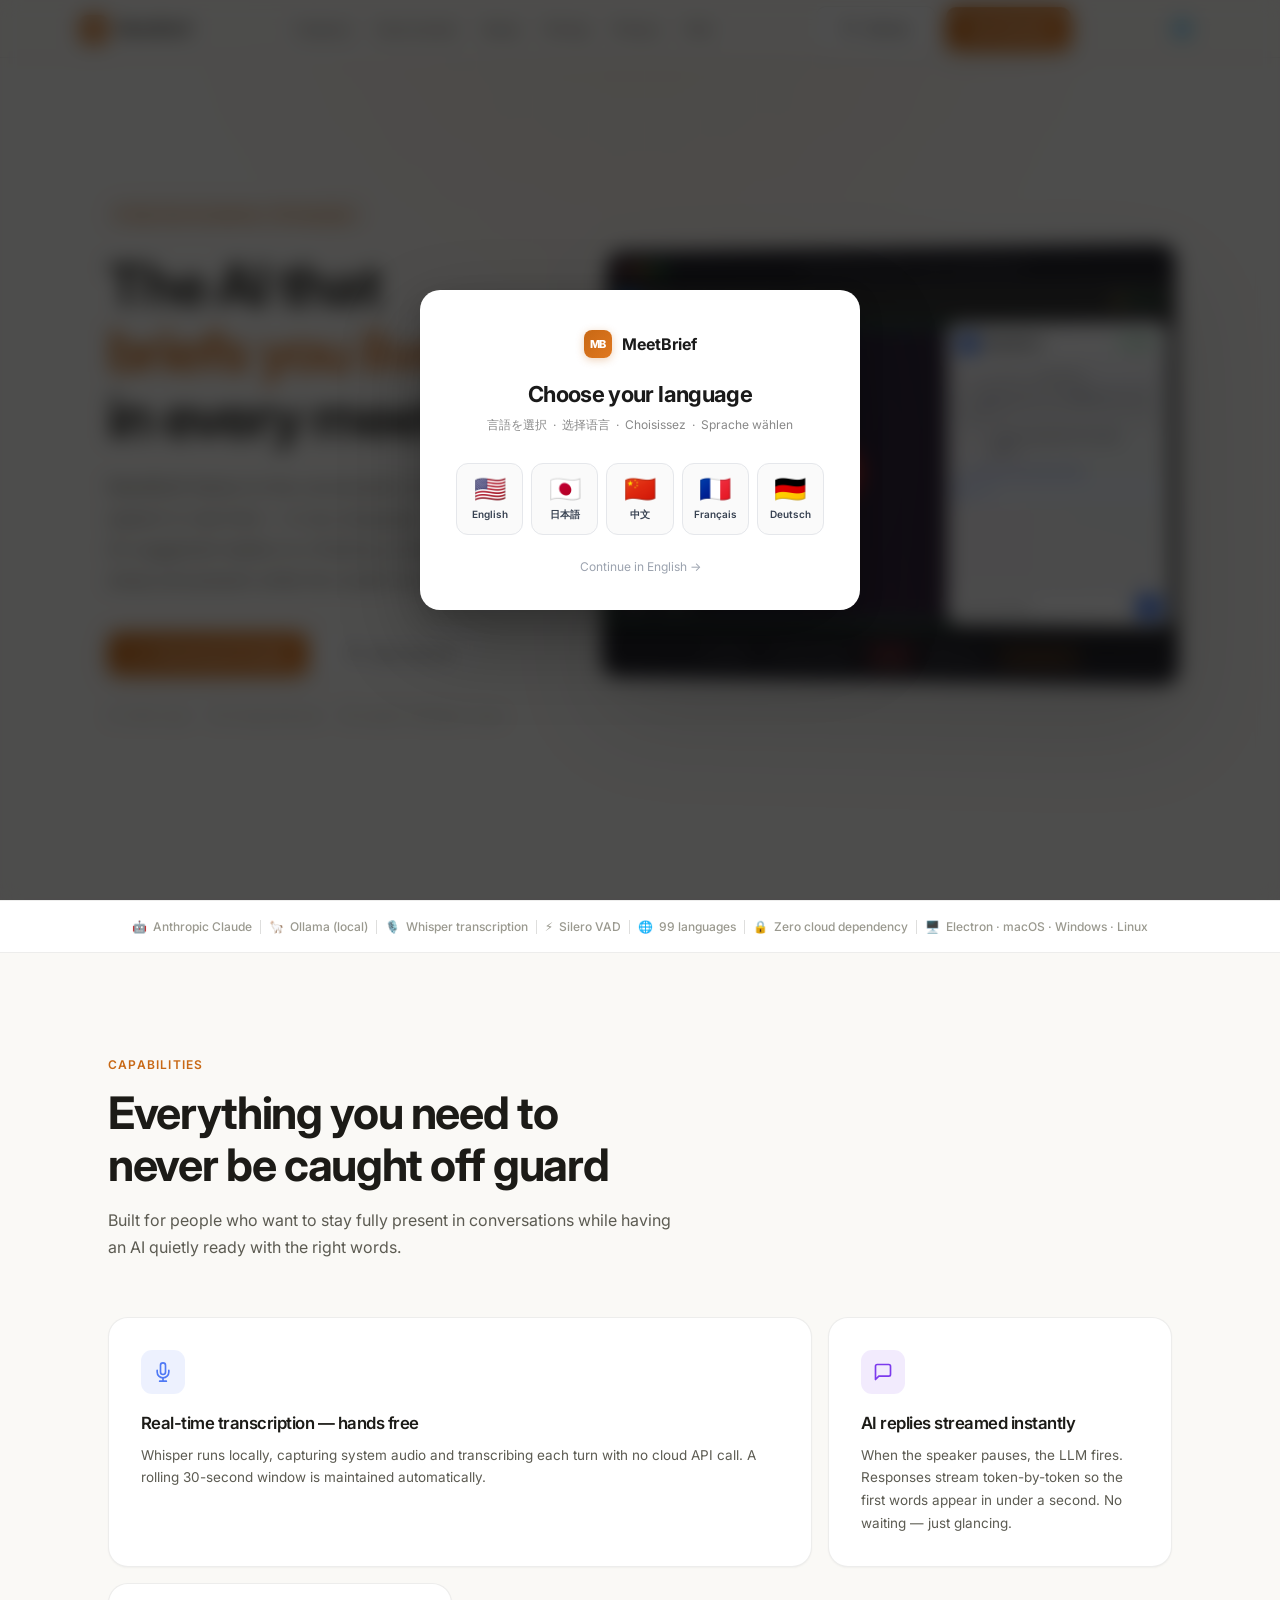
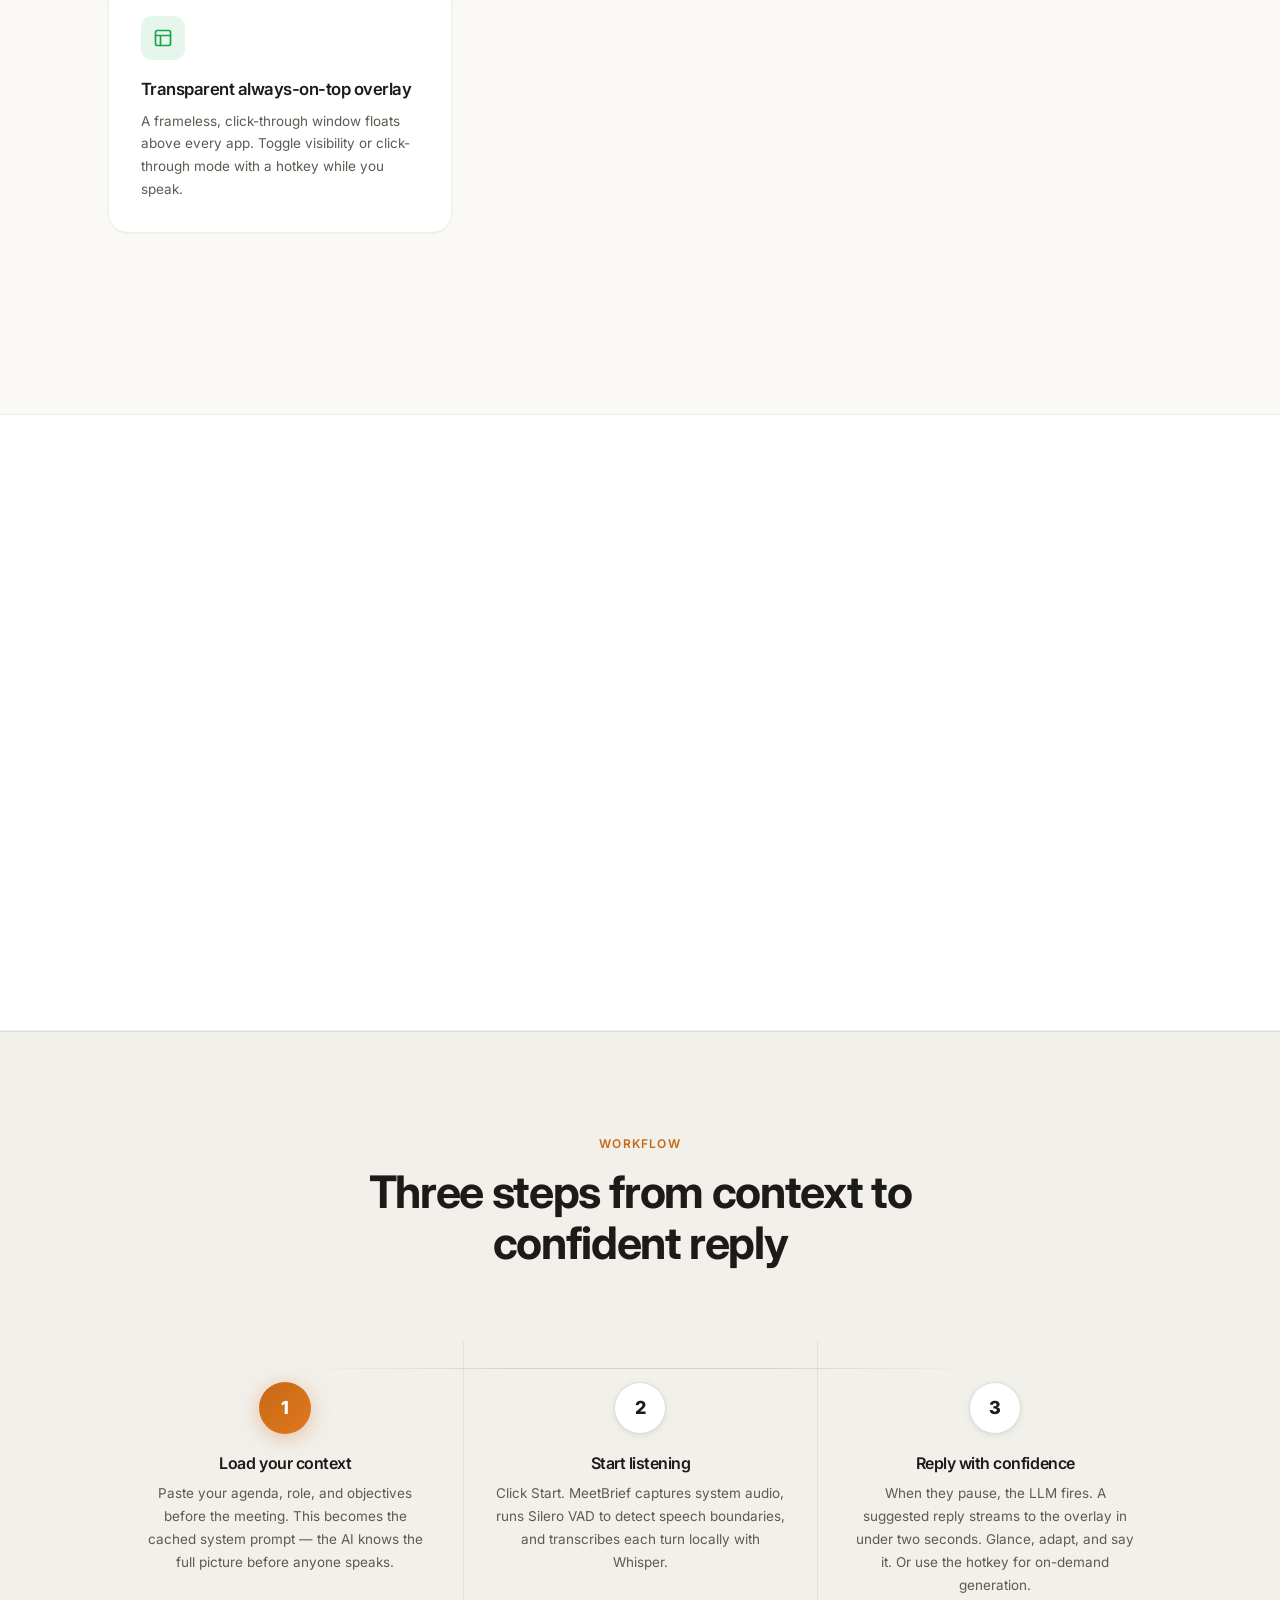
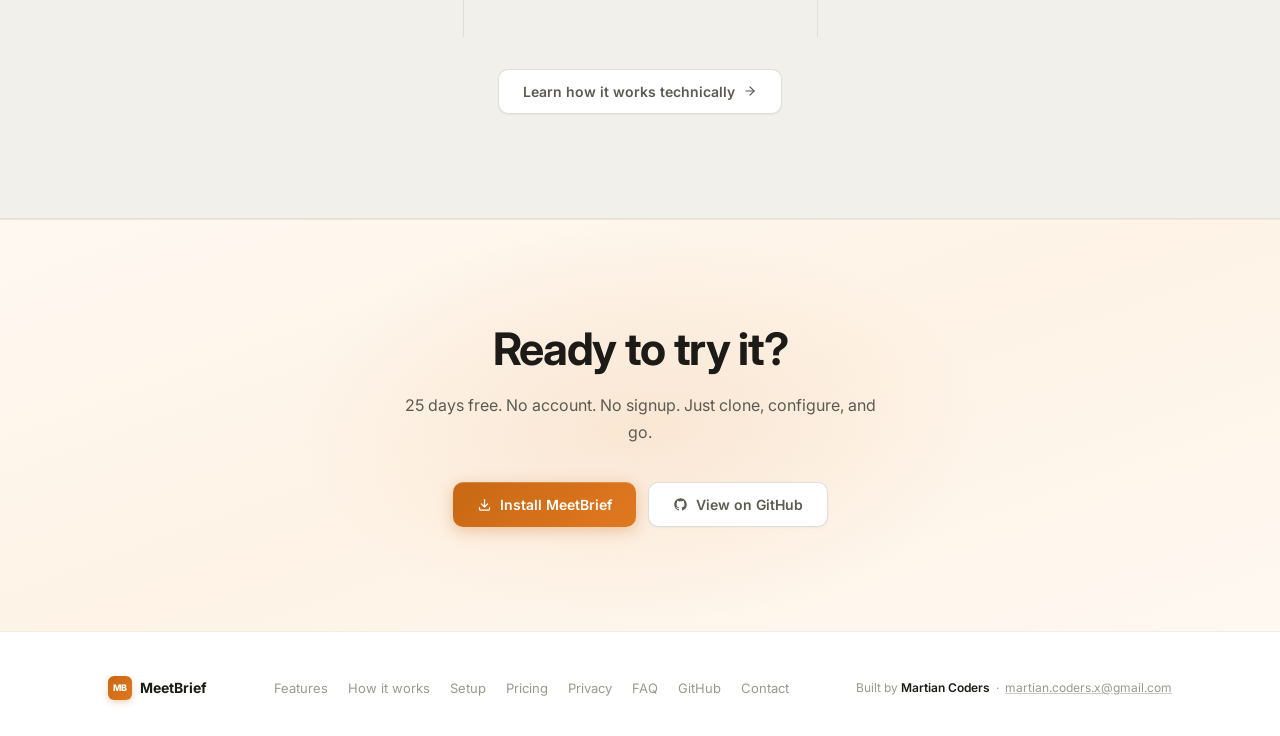
<file: index.html>
<!DOCTYPE html>
<html lang="en">
<head>
<meta charset="UTF-8">
<meta name="viewport" content="width=device-width, initial-scale=1.0">
<title>MeetBrief — Real-Time AI Co-Pilot for Every Meeting</title>
<meta name="description" content="MeetBrief listens to live conversations, transcribes speech on-device, and streams AI-suggested replies to a floating overlay. 100% local. Your API key. 25-day free trial.">
<meta property="og:title" content="MeetBrief — Real-Time AI Co-Pilot for Every Meeting">
<meta property="og:description" content="AI-powered meeting assistant. Real-time Whisper transcription, streaming Claude replies, transparent overlay. Fully local, no cloud required.">
<meta property="og:type" content="website">
<link rel="preconnect" href="https://fonts.googleapis.com">
<link rel="preconnect" href="https://fonts.gstatic.com" crossorigin>
<link href="https://fonts.googleapis.com/css2?family=Inter:wght@300;400;500;600;700;800&family=JetBrains+Mono:wght@400;500&display=swap" rel="stylesheet">
<link rel="stylesheet" href="style.css">
</head>
<body>

<!-- Language picker — shown on first visit -->
<div class="lp-overlay" id="lpOverlay">
  <div class="lp-card">
    <div class="lp-logo">
      <div class="nav-logo-mark">MB</div>
      <span>MeetBrief</span>
    </div>
    <h2 class="lp-title">Choose your language</h2>
    <p class="lp-sub">言語を選択 &nbsp;·&nbsp; 选择语言 &nbsp;·&nbsp; Choisissez &nbsp;·&nbsp; Sprache wählen</p>
    <div class="lp-options">
      <button class="lp-opt" onclick="selectLang('en')">
        <span class="lp-flag">🇺🇸</span>
        <span class="lp-name">English</span>
      </button>
      <button class="lp-opt" onclick="selectLang('ja')">
        <span class="lp-flag">🇯🇵</span>
        <span class="lp-name">日本語</span>
      </button>
      <button class="lp-opt" onclick="selectLang('zh')">
        <span class="lp-flag">🇨🇳</span>
        <span class="lp-name">中文</span>
      </button>
      <button class="lp-opt" onclick="selectLang('fr')">
        <span class="lp-flag">🇫🇷</span>
        <span class="lp-name">Français</span>
      </button>
      <button class="lp-opt" onclick="selectLang('de')">
        <span class="lp-flag">🇩🇪</span>
        <span class="lp-name">Deutsch</span>
      </button>
    </div>
    <button class="lp-skip" onclick="selectLang('en')">Continue in English →</button>
  </div>
</div>

<nav>
  <div class="nav-inner">
    <a href="index.html" class="nav-logo">
      <div class="nav-logo-mark">MB</div>
      MeetBrief
    </a>
    <ul class="nav-links">
      <li><a href="features.html">Features</a></li>
      <li><a href="how-it-works.html">How it works</a></li>
      <li><a href="install.html">Setup</a></li>
      <li><a href="pricing.html">Pricing</a></li>
      <li><a href="privacy.html">Privacy</a></li>
      <li><a href="faq.html">FAQ</a></li>
    </ul>
    <div class="nav-cta">
      <a href="https://github.com/martian-coder/TinyTools" target="_blank" class="btn btn-ghost">
        <svg viewBox="0 0 24 24" fill="currentColor"><path d="M12 2C6.477 2 2 6.484 2 12.017c0 4.425 2.865 8.18 6.839 9.504.5.092.682-.217.682-.483 0-.237-.008-.868-.013-1.703-2.782.605-3.369-1.343-3.369-1.343-.454-1.158-1.11-1.466-1.11-1.466-.908-.62.069-.608.069-.608 1.003.07 1.531 1.032 1.531 1.032.892 1.53 2.341 1.088 2.91.832.092-.647.35-1.088.636-1.338-2.22-.253-4.555-1.113-4.555-4.951 0-1.093.39-1.988 1.029-2.688-.103-.253-.446-1.272.098-2.65 0 0 .84-.27 2.75 1.026A9.564 9.564 0 0112 6.844c.85.004 1.705.115 2.504.337 1.909-1.296 2.747-1.027 2.747-1.027.546 1.379.202 2.398.1 2.651.64.7 1.028 1.595 1.028 2.688 0 3.848-2.339 4.695-4.566 4.943.359.309.678.92.678 1.855 0 1.338-.012 2.419-.012 2.747 0 .268.18.58.688.482A10.019 10.019 0 0022 12.017C22 6.484 17.522 2 12 2z"/></svg>
        GitHub
      </a>
      <a href="install.html" class="btn btn-primary">Get Started</a>
    </div>
    <button class="nav-lang-btn" id="navLangBtn" onclick="showLangPicker()" title="Change language" aria-label="Change language">🌐</button>
    <button class="nav-hamburger" id="navHamburger" aria-label="Open menu">
      <span></span><span></span><span></span>
    </button>
  </div>
</nav>
<div class="nav-mobile" id="navMobile">
  <a href="features.html">Features</a>
  <a href="how-it-works.html">How it works</a>
  <a href="install.html">Setup</a>
  <a href="pricing.html">Pricing</a>
  <a href="privacy.html">Privacy</a>
  <a href="faq.html">FAQ</a>
  <a href="install.html" class="btn btn-primary" style="margin-top:8px;">Get Started</a>
  <button onclick="showLangPicker()" style="margin-top:4px;background:rgba(0,0,0,0.04);border:1px solid var(--border2);border-radius:8px;padding:8px 14px;font-size:13px;font-weight:500;color:var(--text2);cursor:pointer;width:100%;font-family:inherit;">🌐 Change Language</button>
</div>

<!-- HERO -->
<section class="hero" id="home">
  <div class="hero-glow"></div>
  <div class="hero-grid"></div>
  <div class="container">
    <div class="hero-inner">
      <div class="hero-text">
        <div class="hero-badge fade-up">
          <div class="hero-badge-dot"></div>
          <span data-i18n="hero.badge">Real-time AI assistance · 99 languages</span>
        </div>
        <h1 class="hero-title fade-up fade-up-delay-1" data-i18n-html="hero.title">
          The AI that<br>
          <em class="grad-text">briefs you live,</em><br>
          in every meeting
        </h1>
        <p class="hero-sub fade-up fade-up-delay-2" data-i18n="hero.sub">
          MeetBrief listens to the conversation, transcribes speech in real time — in any language —
          and streams AI-suggested replies to a floating overlay so you stay sharp and present
          while the model has your back.
        </p>
        <div class="hero-actions fade-up fade-up-delay-3">
          <a href="install.html" class="btn btn-primary">
            <svg viewBox="0 0 24 24" fill="none" stroke="currentColor" stroke-width="2" stroke-linecap="round" stroke-linejoin="round"><path d="M4 17v2a2 2 0 0 0 2 2h12a2 2 0 0 0 2-2v-2M7 11l5 5 5-5m-5-7v12"/></svg>
            <span data-i18n="hero.cta1">Download &amp; Install</span>
          </a>
          <a href="https://github.com/martian-coder/TinyTools/tree/main/MeetingCopilot" target="_blank" class="btn btn-ghost">
            <svg viewBox="0 0 24 24" fill="currentColor"><path d="M12 2C6.477 2 2 6.484 2 12.017c0 4.425 2.865 8.18 6.839 9.504.5.092.682-.217.682-.483 0-.237-.008-.868-.013-1.703-2.782.605-3.369-1.343-3.369-1.343-.454-1.158-1.11-1.466-1.11-1.466-.908-.62.069-.608.069-.608 1.003.07 1.531 1.032 1.531 1.032.892 1.53 2.341 1.088 2.91.832.092-.647.35-1.088.636-1.338-2.22-.253-4.555-1.113-4.555-4.951 0-1.093.39-1.988 1.029-2.688-.103-.253-.446-1.272.098-2.65 0 0 .84-.27 2.75 1.026A9.564 9.564 0 0112 6.844c.85.004 1.705.115 2.504.337 1.909-1.296 2.747-1.027 2.747-1.027.546 1.379.202 2.398.1 2.651.64.7 1.028 1.595 1.028 2.688 0 3.848-2.339 4.695-4.566 4.943.359.309.678.92.678 1.855 0 1.338-.012 2.419-.012 2.747 0 .268.18.58.688.482A10.019 10.019 0 0022 12.017C22 6.484 17.522 2 12 2z"/></svg>
            <span data-i18n="hero.cta2">View Source</span>
          </a>
        </div>
        <div class="hero-meta fade-up fade-up-delay-4">
          <div class="hero-meta-item">
            <svg viewBox="0 0 24 24" fill="none" stroke="currentColor" stroke-width="2"><path d="M12 22s8-4 8-10V5l-8-3-8 3v7c0 6 8 10 8 10z"/></svg>
            <span data-i18n="hero.meta1">100% local</span>
          </div>
          <div class="hero-meta-item">
            <svg viewBox="0 0 24 24" fill="none" stroke="currentColor" stroke-width="2"><circle cx="12" cy="12" r="10"/><polyline points="12 6 12 12 16 14"/></svg>
            <span data-i18n="hero.meta2">25-day free trial</span>
          </div>
          <div class="hero-meta-item">
            <svg viewBox="0 0 24 24" fill="none" stroke="currentColor" stroke-width="2"><rect x="2" y="3" width="20" height="14" rx="2"/><line x1="8" y1="21" x2="16" y2="21"/><line x1="12" y1="17" x2="12" y2="21"/></svg>
            <span data-i18n="hero.meta3">macOS · Windows · Linux</span>
          </div>
        </div>
      </div>

      <div class="mockup-wrap fade-up fade-up-delay-2">
        <div class="mockup">
          <div class="mockup-bar">
            <div class="dot dot-r"></div><div class="dot dot-y"></div><div class="dot dot-g"></div>
            <div class="mockup-bar-title">Global Product Sync — Q3 · 4 participants</div>
          </div>
          <div class="zc-wrap">
            <!-- Mini Zoom-style topbar -->
            <div class="zc-topbar">
              <div class="zc-logo">
                <div class="zc-logo-icon">
                  <svg viewBox="0 0 24 24"><path d="M15 10l4.5-3v10L15 14v-4zm-11 7h9a2 2 0 0 0 2-2V9a2 2 0 0 0-2-2H4a2 2 0 0 0-2 2v6a2 2 0 0 0 2 2z"/></svg>
                </div>
                <span>Zoom</span>
              </div>
              <span class="zc-mtg">Global Product Sync — Q3</span>
              <span class="zc-timer" id="zcTimer">00:00</span>
              <span class="zc-secure">🔒 Secure</span>
            </div>
            <!-- Video tiles area — position:relative so copilot anchors here -->
            <div class="zc-tiles-area">
              <!-- Main large tile -->
              <div class="zc-main-tile speaking" id="ztMain">
                <div class="zc-tile-bg" style="background:linear-gradient(135deg,#1a1a2e,#2a1530)"></div>
                <div class="zc-avatar" style="background:linear-gradient(135deg,#DC2626,#B91C1C)">KH</div>
                <div class="zc-tile-name"><span>🇯🇵</span> K. Hayashi</div>
                <div class="zc-tile-badge">JA</div>
              </div>
              <!-- Side panel: 3 smaller tiles -->
              <div class="zc-side-panel">
                <div class="zc-side-tile" id="ztS1">
                  <div class="zc-tile-bg" style="background:linear-gradient(135deg,#1e1e3a,#0d1b2e)"></div>
                  <div class="zc-avatar zc-avatar-sm" style="background:linear-gradient(135deg,#2563EB,#7C3AED)">MD</div>
                  <div class="zc-tile-name zc-tile-name-sm"><span>🇫🇷</span> M. Dubois</div>
                </div>
                <div class="zc-side-tile" id="ztS2">
                  <div class="zc-tile-bg" style="background:linear-gradient(135deg,#162020,#0d2414)"></div>
                  <div class="zc-avatar zc-avatar-sm" style="background:linear-gradient(135deg,#059669,#0EA5E9)">LC</div>
                  <div class="zc-tile-name zc-tile-name-sm"><span>🇨🇳</span> L. Chen</div>
                </div>
                <div class="zc-side-tile" id="ztS3">
                  <div class="zc-tile-bg" style="background:linear-gradient(135deg,#1e2a1e,#0d200d)"></div>
                  <div class="zc-avatar zc-avatar-sm" style="background:linear-gradient(135deg,#7C3AED,#9F5DE8)">You</div>
                  <div class="zc-tile-name zc-tile-name-sm"><span>🇺🇸</span> You</div>
                </div>
              </div>
              <!-- MeetBrief copilot overlay — white frosted glass, scrollable -->
              <div class="mb-glass" id="mbGlass">
                <div class="mb-glass-hd">
                  <div class="mb-hd-left">
                    <div class="mb-logo-icon">
                      <svg viewBox="0 0 24 24" fill="none" stroke="white" stroke-width="2.2" stroke-linecap="round" stroke-linejoin="round"><path d="M21 15a2 2 0 0 1-2 2H7l-4 4V5a2 2 0 0 1 2-2h14a2 2 0 0 1 2 2z"/></svg>
                    </div>
                    <span class="mb-title">MeetBrief</span>
                  </div>
                  <div class="mb-live-badge"><div class="mb-live-dot"></div>LIVE</div>
                </div>
                <div class="mb-glass-body" id="mbBody">
                  <div class="mb-empty" id="mbEmpty">
                    <svg width="22" height="22" viewBox="0 0 24 24" fill="none" stroke="currentColor" stroke-width="1.5" stroke-linecap="round" stroke-linejoin="round"><path d="M21 15a2 2 0 0 1-2 2H7l-4 4V5a2 2 0 0 1 2-2h14a2 2 0 0 1 2 2z"/></svg>
                    Live suggestions appear here<br/>across all languages
                  </div>
                </div>
                <div class="mb-glass-footer">
                  <input class="mb-input" placeholder="Ask manually…" readonly />
                  <button class="mb-send-btn">
                    <svg viewBox="0 0 24 24" fill="none" stroke="white" stroke-width="2.3" stroke-linecap="round" stroke-linejoin="round" width="11" height="11"><line x1="22" y1="2" x2="11" y2="13"/><polygon points="22 2 15 22 11 13 2 9 22 2"/></svg>
                  </button>
                </div>
              </div>
            </div>
            <!-- Bottom toolbar -->
            <div class="zoom-toolbar">
              <div class="zoom-tb-btn">
                <svg viewBox="0 0 24 24" fill="none" stroke="currentColor" stroke-width="2" width="13" height="13"><path d="M12 1a3 3 0 0 0-3 3v8a3 3 0 0 0 6 0V4a3 3 0 0 0-3-3z"/><path d="M19 10v2a7 7 0 0 1-14 0v-2"/><line x1="12" y1="19" x2="12" y2="23"/></svg>
                Mute
              </div>
              <div class="zoom-tb-btn">
                <svg viewBox="0 0 24 24" fill="none" stroke="currentColor" stroke-width="2" width="13" height="13"><rect x="2" y="7" width="15" height="10" rx="2"/><path d="M17 9l5-2v10l-5-2"/></svg>
                Stop Video
              </div>
              <div class="zoom-tb-btn zoom-tb-end">End</div>
              <div class="zoom-tb-btn">
                <svg viewBox="0 0 24 24" fill="none" stroke="currentColor" stroke-width="2" width="13" height="13"><rect x="3" y="3" width="18" height="18" rx="2"/><path d="M3 9h18M9 21V9"/></svg>
                Share
              </div>
              <div class="zoom-tb-btn zoom-tb-mb-active">
                <div class="zoom-tb-mb-dot"></div>
                MeetBrief
              </div>
            </div>
          </div>
        </div>
      </div>
    </div>
  </div>
</section>

<!-- STRIP -->
<div class="strip">
  <div class="strip-inner">
    <div class="strip-item"><span>🤖</span> Anthropic Claude</div>
    <div class="strip-sep"></div>
    <div class="strip-item"><span>🦙</span> Ollama (local)</div>
    <div class="strip-sep"></div>
    <div class="strip-item"><span>🎙️</span> Whisper transcription</div>
    <div class="strip-sep"></div>
    <div class="strip-item"><span>⚡</span> Silero VAD</div>
    <div class="strip-sep"></div>
    <div class="strip-item"><span>🌐</span> 99 languages</div>
    <div class="strip-sep"></div>
    <div class="strip-item"><span>🔒</span> Zero cloud dependency</div>
    <div class="strip-sep"></div>
    <div class="strip-item"><span>🖥️</span> Electron · macOS · Windows · Linux</div>
  </div>
</div>

<!-- FEATURES TEASER -->
<section id="features">
  <div class="container">
    <div class="section-eyebrow fade-up" data-i18n="features.eyebrow">Capabilities</div>
    <h2 class="section-headline fade-up fade-up-delay-1" data-i18n-html="features.headline">Everything you need to<br>never be caught off guard</h2>
    <p class="section-sub fade-up fade-up-delay-2" data-i18n="features.sub">Built for people who want to stay fully present in conversations while having an AI quietly ready with the right words.</p>

    <div class="bento">
      <div class="bento-card wide fade-up fade-up-delay-1">
        <div class="bento-icon blue">
          <svg viewBox="0 0 24 24" fill="none" stroke="currentColor" stroke-width="2" stroke-linecap="round" stroke-linejoin="round"><path d="M12 1a3 3 0 0 0-3 3v8a3 3 0 0 0 6 0V4a3 3 0 0 0-3-3z"/><path d="M19 10v2a7 7 0 0 1-14 0v-2"/><line x1="12" y1="19" x2="12" y2="23"/><line x1="8" y1="23" x2="16" y2="23"/></svg>
        </div>
        <h3 data-i18n="features.card1.h">Real-time transcription — hands free</h3>
        <p data-i18n="features.card1.p">Whisper runs locally, capturing system audio and transcribing each turn with no cloud API call. A rolling 30-second window is maintained automatically.</p>
      </div>
      <div class="bento-card fade-up fade-up-delay-2">
        <div class="bento-icon violet">
          <svg viewBox="0 0 24 24" fill="none" stroke="currentColor" stroke-width="2" stroke-linecap="round" stroke-linejoin="round"><path d="M21 15a2 2 0 0 1-2 2H7l-4 4V5a2 2 0 0 1 2-2h14a2 2 0 0 1 2 2z"/></svg>
        </div>
        <h3 data-i18n="features.card2.h">AI replies streamed instantly</h3>
        <p data-i18n="features.card2.p">When the speaker pauses, the LLM fires. Responses stream token-by-token so the first words appear in under a second. No waiting — just glancing.</p>
      </div>
      <div class="bento-card fade-up fade-up-delay-3">
        <div class="bento-icon green">
          <svg viewBox="0 0 24 24" fill="none" stroke="currentColor" stroke-width="2" stroke-linecap="round" stroke-linejoin="round"><rect x="3" y="3" width="18" height="18" rx="2"/><path d="M3 9h18M9 21V9"/></svg>
        </div>
        <h3 data-i18n="features.card3.h">Transparent always-on-top overlay</h3>
        <p data-i18n="features.card3.p">A frameless, click-through window floats above every app. Toggle visibility or click-through mode with a hotkey while you speak.</p>
      </div>
    </div>

    <div style="margin-top:32px; text-align:center;" class="fade-up fade-up-delay-3">
      <a href="features.html" class="btn btn-ghost">
        <span data-i18n="features.viewall">View all features</span>
        <svg viewBox="0 0 24 24" fill="none" stroke="currentColor" stroke-width="2" stroke-linecap="round" stroke-linejoin="round" style="width:14px;height:14px;"><line x1="5" y1="12" x2="19" y2="12"/><polyline points="12 5 19 12 12 19"/></svg>
      </a>
    </div>
  </div>
</section>

<!-- MULTILINGUAL -->
<section class="multilang-section" id="multilingual">
  <div class="container">
    <div class="multilang-inner">
      <div class="multilang-text">
        <div class="section-eyebrow fade-up" data-i18n="multilang.eyebrow">Global-ready</div>
        <h2 class="section-headline fade-up fade-up-delay-1" data-i18n-html="multilang.headline">Speak any language.<br>Reply in yours.</h2>
        <p class="fade-up fade-up-delay-2" style="font-size:1.02rem; line-height:1.8; color:var(--text2); margin-bottom:0;">
          <span data-i18n="multilang.body">Powered by OpenAI Whisper's multilingual model, MeetBrief transcribes and translates 99 languages on-device — no cloud, no delay. Hear French, Mandarin, Spanish — the AI always replies in English so you can respond with confidence.</span>
        </p>
        <div class="lang-badges fade-up fade-up-delay-3" id="langBadges">
          <button class="lang-badge active" data-idx="0">🇫🇷 French</button>
          <button class="lang-badge" data-idx="1">🇨🇳 Mandarin</button>
          <button class="lang-badge" data-idx="2">🇪🇸 Spanish</button>
          <button class="lang-badge" data-idx="3">🇩🇪 German</button>
          <button class="lang-badge" data-idx="4">🇯🇵 Japanese</button>
        </div>
        <div class="fade-up fade-up-delay-4" style="margin-top:28px; display:flex; align-items:center; gap:10px; font-size:12px; color:var(--text3);">
          <svg viewBox="0 0 24 24" fill="none" stroke="currentColor" stroke-width="2" width="13" height="13"><circle cx="12" cy="12" r="10"/><polyline points="12 6 12 12 16 14"/></svg>
          <span data-i18n="multilang.auto">Auto-advances every 6 seconds</span>
        </div>
      </div>
      <div class="ml-card fade-up fade-up-delay-2" id="mlCard">
        <div class="ml-card-header">
          <span class="ml-flag" id="mlFlag">🇫🇷</span>
          <div>
            <div class="ml-lang-label" id="mlLangLabel">French → English</div>
            <div class="ml-arrow" id="mlTime">translated in 1.4s</div>
          </div>
        </div>
        <div class="ml-block">
          <div class="ml-block-label heard-lbl">Heard</div>
          <div class="ml-block-text heard-text" id="mlHeard">"Je pense que le prix est un peu trop élevé pour notre budget actuel."</div>
        </div>
        <div class="ml-block">
          <div class="ml-block-label trans-lbl">Transcribed &amp; translated</div>
          <div class="ml-block-text trans-text" id="mlTrans">"I think the price is a bit too high for our current budget."</div>
        </div>
        <div class="ml-block">
          <div class="ml-block-label suggest-lbl">AI suggestion</div>
          <div class="ml-block-text suggest-text" id="mlSuggest"></div>
        </div>
      </div>
    </div>
  </div>
</section>

<!-- HOW IT WORKS -->
<section class="hiw-section" id="how-it-works">
  <div class="container">
    <div style="text-align:center; margin-bottom:0;">
      <div class="section-eyebrow fade-up" data-i18n="hiw.eyebrow">Workflow</div>
      <h2 class="section-headline fade-up fade-up-delay-1" data-i18n-html="hiw.headline">Three steps from context to<br>confident reply</h2>
    </div>
  </div>
  <div class="container" style="padding-top:56px;">
    <div class="steps">
      <div class="step fade-up fade-up-delay-1">
        <div class="step-num active">1</div>
        <h3 data-i18n="hiw.step1.h">Load your context</h3>
        <p data-i18n="hiw.step1.p">Paste your agenda, role, and objectives before the meeting. This becomes the cached system prompt — the AI knows the full picture before anyone speaks.</p>
      </div>
      <div class="step fade-up fade-up-delay-2">
        <div class="step-num">2</div>
        <h3 data-i18n="hiw.step2.h">Start listening</h3>
        <p data-i18n="hiw.step2.p">Click Start. MeetBrief captures system audio, runs Silero VAD to detect speech boundaries, and transcribes each turn locally with Whisper.</p>
      </div>
      <div class="step fade-up fade-up-delay-3">
        <div class="step-num">3</div>
        <h3 data-i18n="hiw.step3.h">Reply with confidence</h3>
        <p data-i18n="hiw.step3.p">When they pause, the LLM fires. A suggested reply streams to the overlay in under two seconds. Glance, adapt, and say it. Or use the hotkey for on-demand generation.</p>
      </div>
    </div>
    <div style="margin-top:32px; text-align:center;" class="fade-up fade-up-delay-3">
      <a href="how-it-works.html" class="btn btn-ghost">
        <span data-i18n="hiw.learn">Learn how it works technically</span>
        <svg viewBox="0 0 24 24" fill="none" stroke="currentColor" stroke-width="2" stroke-linecap="round" stroke-linejoin="round" style="width:14px;height:14px;"><line x1="5" y1="12" x2="19" y2="12"/><polyline points="12 5 19 12 12 19"/></svg>
      </a>
    </div>
  </div>
</section>

<!-- CTA -->
<section class="cta-section">
  <div class="cta-glow"></div>
  <div class="container">
    <h2 class="fade-up" data-i18n="cta.headline">Ready to try it?</h2>
    <p class="fade-up fade-up-delay-1" data-i18n="cta.sub">25 days free. No account. No signup. Just clone, configure, and go.</p>
    <div class="cta-actions">
      <a href="install.html" class="btn btn-primary fade-up fade-up-delay-2">
        <svg viewBox="0 0 24 24" fill="none" stroke="currentColor" stroke-width="2" stroke-linecap="round" stroke-linejoin="round"><path d="M4 17v2a2 2 0 0 0 2 2h12a2 2 0 0 0 2-2v-2M7 11l5 5 5-5m-5-7v12"/></svg>
        <span data-i18n="cta.btn1">Install MeetBrief</span>
      </a>
      <a href="https://github.com/martian-coder/TinyTools/tree/main/MeetingCopilot" target="_blank" class="btn btn-ghost fade-up fade-up-delay-3">
        <svg viewBox="0 0 24 24" fill="currentColor"><path d="M12 2C6.477 2 2 6.484 2 12.017c0 4.425 2.865 8.18 6.839 9.504.5.092.682-.217.682-.483 0-.237-.008-.868-.013-1.703-2.782.605-3.369-1.343-3.369-1.343-.454-1.158-1.11-1.466-1.11-1.466-.908-.62.069-.608.069-.608 1.003.07 1.531 1.032 1.531 1.032.892 1.53 2.341 1.088 2.91.832.092-.647.35-1.088.636-1.338-2.22-.253-4.555-1.113-4.555-4.951 0-1.093.39-1.988 1.029-2.688-.103-.253-.446-1.272.098-2.65 0 0 .84-.27 2.75 1.026A9.564 9.564 0 0112 6.844c.85.004 1.705.115 2.504.337 1.909-1.296 2.747-1.027 2.747-1.027.546 1.379.202 2.398.1 2.651.64.7 1.028 1.595 1.028 2.688 0 3.848-2.339 4.695-4.566 4.943.359.309.678.92.678 1.855 0 1.338-.012 2.419-.012 2.747 0 .268.18.58.688.482A10.019 10.019 0 0022 12.017C22 6.484 17.522 2 12 2z"/></svg>
        <span data-i18n="cta.btn2">View on GitHub</span>
      </a>
    </div>
  </div>
</section>

<footer>
  <div class="container">
    <div class="footer-inner">
      <a href="index.html" class="footer-logo"><div class="footer-logo-mark">MB</div>MeetBrief</a>
      <ul class="footer-links">
        <li><a href="features.html">Features</a></li>
        <li><a href="how-it-works.html">How it works</a></li>
        <li><a href="install.html">Setup</a></li>
        <li><a href="pricing.html">Pricing</a></li>
        <li><a href="privacy.html">Privacy</a></li>
        <li><a href="faq.html">FAQ</a></li>
        <li><a href="https://github.com/martian-coder/TinyTools/tree/main/MeetingCopilot" target="_blank">GitHub</a></li>
        <li><a href="mailto:martian.coders.x@gmail.com">Contact</a></li>
      </ul>
      <div class="footer-right">Built by <strong>Martian Coders</strong> &nbsp;·&nbsp; <a href="mailto:martian.coders.x@gmail.com" style="color:inherit;text-decoration:underline;text-decoration-color:rgba(0,0,0,0.2);">martian.coders.x@gmail.com</a></div>
    </div>
  </div>
</footer>

<script>
// Intersection observer for fade-up animations
const observer = new IntersectionObserver(
  entries => entries.forEach(e => { if (e.isIntersecting) e.target.classList.add('visible'); }),
  { threshold: 0.08, rootMargin: '0px 0px -40px 0px' }
);
document.querySelectorAll('.fade-up').forEach(el => observer.observe(el));

// ── Hero: Meeting copilot simulation ──
let zcSec = 0;
setInterval(() => {
  zcSec++;
  const m = String(Math.floor(zcSec / 60)).padStart(2, '0');
  const s = String(zcSec % 60).padStart(2, '0');
  const timerEl = document.getElementById('zcTimer');
  if (timerEl) timerEl.textContent = m + ':' + s;
}, 1000);

const zcTurns = [
  { tile: 'ztMain', name: 'K. Hayashi', flag: '🇯🇵', langFull: 'Japanese',
    heard:  '「導入はどのくらい時間がかかりますか？」',
    trans:  '"How long does the setup take?"',
    suggest: 'Most teams are live in **under 15 minutes** — install, add your API key, start a session. No IT ticket needed.' },
  { tile: 'ztS1', name: 'M. Dubois', flag: '🇫🇷', langFull: 'French',
    heard:  '"Le prix est un peu trop élevé pour notre budget."',
    trans:  '"The price is a bit too high for our budget."',
    suggest: 'Totally fair — most teams see **full ROI within the first quarter**. Want me to walk through the numbers?' },
  { tile: 'ztS2', name: 'L. Chen', flag: '🇨🇳', langFull: 'Mandarin',
    heard:  '「我们需要更多时间来评估这个提案。」',
    trans:  '"We need more time to evaluate this proposal."',
    suggest: 'Absolutely — can we schedule a **30-min deep-dive** next week so you have everything you need to decide?' },
  { tile: 'ztMain', name: 'K. Hayashi', flag: '🇯🇵', langFull: 'Japanese',
    heard:  '「データのセキュリティについて教えていただけますか？」',
    trans:  '"Could you tell us about data security?"',
    suggest: 'Everything runs **locally on your device** — no audio ever leaves your machine. Fully GDPR-compliant by design.' },
  { tile: 'ztS1', name: 'M. Dubois', flag: '🇫🇷', langFull: 'French',
    heard:  '"Parfait. Et pour les équipes en Europe, avez-vous un support localisé?"',
    trans:  '"Perfect. For European teams, do you have localised support?"',
    suggest: 'Yes — our support team covers **EU time zones** with French, German, and Spanish coverage on all plans.' },
];

let zcIdx = 0;

function zcScrollBody(body) {
  const dist = body.scrollHeight - body.scrollTop - body.clientHeight;
  if (dist < 60) body.scrollTop = body.scrollHeight;
}

function zcMd(t) {
  return t.replace(/\*\*(.+?)\*\*/g, '<strong>$1</strong>');
}

function zcPlayTurn(idx) {
  const turn = zcTurns[idx % zcTurns.length];
  const body = document.getElementById('mbBody');
  if (!body) return;

  const emptyEl = document.getElementById('mbEmpty');
  if (emptyEl) emptyEl.remove();

  document.querySelectorAll('.zc-main-tile,.zc-side-tile').forEach(t => t.classList.remove('speaking'));
  const tileEl = document.getElementById(turn.tile);
  if (tileEl) tileEl.classList.add('speaking');

  const heardId = 'hd-' + idx + '-' + Date.now();
  const transId = 'tr-' + idx + '-' + Date.now();
  const heardDiv = document.createElement('div');
  heardDiv.className = 'mb-heard-block';
  heardDiv.innerHTML =
    '<div class="mb-heard-meta">' +
      '<span>' + turn.flag + '</span>' +
      '<span>' + turn.name + '</span>' +
      '<span class="mb-lang-pill">' + turn.langFull + '</span>' +
    '</div>' +
    '<div class="mb-heard-orig" id="' + heardId + '"></div>' +
    '<div class="mb-heard-trans" id="' + transId + '" style="display:none">' +
      '<span class="mb-trans-label">EN→</span>' +
      '<span>' + turn.trans + '</span>' +
    '</div>';
  body.appendChild(heardDiv);
  zcScrollBody(body);

  const origEl = document.getElementById(heardId);
  const transEl = document.getElementById(transId);
  let ci = 0;
  const text = turn.heard;
  const msPerChar = Math.max(30, Math.min(65, 3200 / text.length));

  const speechIv = setInterval(() => {
    ci = Math.min(ci + 2, text.length);
    origEl.textContent = text.slice(0, ci) + (ci < text.length ? '▎' : '');
    zcScrollBody(body);
    if (ci >= text.length) {
      clearInterval(speechIv);
      origEl.textContent = text;

      setTimeout(() => {
        if (transEl) {
          transEl.style.display = 'flex';
          transEl.style.opacity = '0';
          transEl.style.transition = 'opacity 0.4s';
          requestAnimationFrame(() => { transEl.style.opacity = '1'; });
          zcScrollBody(body);
        }
        setTimeout(() => {
          const sugId = 'sg-' + idx + '-' + Date.now();
          const sugDiv = document.createElement('div');
          sugDiv.className = 'mb-sug-block';
          sugDiv.innerHTML =
            '<div class="mb-sug-label">' +
              '<svg width="8" height="8" viewBox="0 0 24 24" fill="currentColor"><polygon points="5 3 19 12 5 21 5 3"/></svg>' +
              'Suggested response' +
            '</div>' +
            '<div class="mb-sug-text" id="' + sugId + '">' +
              '<span class="mb-typing">' +
                '<span></span><span></span><span></span>' +
              '</span>' +
            '</div>';
          body.appendChild(sugDiv);
          zcScrollBody(body);

          setTimeout(() => {
            const sugEl = document.getElementById(sugId);
            if (!sugEl) return;
            sugEl.innerHTML = '';
            let si = 0;
            const sugText = turn.suggest;
            const sugIv = setInterval(() => {
              si = Math.min(si + 5, sugText.length);
              sugEl.innerHTML = zcMd(sugText.slice(0, si)) + '<span class="mb-cursor"></span>';
              zcScrollBody(body);
              if (si >= sugText.length) {
                clearInterval(sugIv);
                sugEl.innerHTML = zcMd(sugText);
                zcIdx++;
                setTimeout(() => zcPlayTurn(zcIdx), 9000 + Math.random() * 2000);
              }
            }, 18);
          }, 900);
        }, 600);
      }, 400);
    }
  }, msPerChar);
}

setTimeout(() => zcPlayTurn(0), 1500);

// ── Hamburger nav ────────────────────────────────────
const hamburger = document.getElementById('navHamburger');
const navMobile = document.getElementById('navMobile');
if (hamburger && navMobile) {
  hamburger.addEventListener('click', () => {
    const open = navMobile.classList.toggle('open');
    hamburger.classList.toggle('open', open);
  });
  document.addEventListener('click', e => {
    if (!hamburger.contains(e.target) && !navMobile.contains(e.target)) {
      navMobile.classList.remove('open');
      hamburger.classList.remove('open');
    }
  });
}

// Multilingual demo
const langs = [
  {
    flag: '🇫🇷', lang: 'French', time: '1.4s',
    heard: '"Je pense que le prix est un peu trop élevé pour notre budget actuel."',
    trans: '"I think the price is a bit too high for our current budget."',
    suggest: "I hear you — budget constraints are real. Let me walk you through the ROI breakdown. Most teams see payback within the first quarter."
  },
  {
    flag: '🇨🇳', lang: 'Mandarin', time: '1.1s',
    heard: '"我们需要更多时间来评估这个提案。"',
    trans: '"We need more time to evaluate this proposal."',
    suggest: "Absolutely — that's a fair ask. Can we schedule a 30-minute deep-dive next week so you have everything you need to decide?"
  },
  {
    flag: '🇪🇸', lang: 'Spanish', time: '1.2s',
    heard: '"¿Tienen soporte en español o solo en inglés?"',
    trans: '"Do you have support in Spanish or only in English?"',
    suggest: "Great question — our support team is bilingual and available in Spanish during business hours. Enterprise plans also include a dedicated CSM."
  },
  {
    flag: '🇩🇪', lang: 'German', time: '1.3s',
    heard: '"Wie sieht es mit der Datensicherheit aus? Wir sind in der EU."',
    trans: '"What about data security? We are in the EU."',
    suggest: "Data residency matters — everything runs locally on your machine, so no audio or transcripts ever leave your network. Fully GDPR-compliant by design."
  },
  {
    flag: '🇯🇵', lang: 'Japanese', time: '1.5s',
    heard: '"導入にはどのくらいの時間がかかりますか？"',
    trans: '"How long does implementation take?"',
    suggest: "Most teams are up and running in under 15 minutes — just install, add your API key, and start a session. No IT ticket required."
  }
];

let currentIdx = 0;
let typeTimer = null;
let rotateTimer = null;

const mlFlag = document.getElementById('mlFlag');
const mlLangLabel = document.getElementById('mlLangLabel');
const mlTime = document.getElementById('mlTime');
const mlHeard = document.getElementById('mlHeard');
const mlTrans = document.getElementById('mlTrans');
const mlSuggest = document.getElementById('mlSuggest');
const badges = document.querySelectorAll('.lang-badge');

function typewrite(el, text, speed, done) {
  clearTimeout(typeTimer);
  el.innerHTML = '';
  const cursor = '<span class="ml-cursor"></span>';
  let i = 0;
  function tick() {
    el.innerHTML = text.slice(0, i) + cursor;
    i++;
    if (i <= text.length) {
      typeTimer = setTimeout(tick, speed);
    } else {
      el.innerHTML = text + cursor;
      if (done) done();
    }
  }
  tick();
}

function showLang(idx, animate) {
  const d = langs[idx];
  mlFlag.textContent = d.flag;
  mlLangLabel.textContent = d.lang + ' → English';
  mlTime.textContent = 'translated in ' + d.time;
  mlHeard.textContent = d.heard;
  mlTrans.textContent = d.trans;

  badges.forEach((b, i) => b.classList.toggle('active', i === idx));

  if (animate) {
    mlSuggest.innerHTML = '<span class="ml-cursor"></span>';
    typewrite(mlSuggest, d.suggest, 28, null);
  } else {
    mlSuggest.innerHTML = d.suggest + '<span class="ml-cursor"></span>';
  }
}

function startRotation() {
  clearInterval(rotateTimer);
  rotateTimer = setInterval(() => {
    currentIdx = (currentIdx + 1) % langs.length;
    showLang(currentIdx, true);
  }, 6000);
}

badges.forEach(b => {
  b.addEventListener('click', () => {
    const idx = parseInt(b.dataset.idx, 10);
    currentIdx = idx;
    showLang(idx, true);
    startRotation();
  });
});

showLang(0, true);
startRotation();

// ── Multilingual i18n ──
const i18n = {
  en: {
    'hero.badge': 'Real-time AI assistance · 99 languages',
    'hero.title': 'The AI that<br><em class="grad-text">briefs you live,</em><br>in every meeting',
    'hero.sub': 'MeetBrief listens to the conversation, transcribes speech in real time — in any language — and streams AI-suggested replies to a floating overlay so you stay sharp and present while the model has your back.',
    'hero.cta1': 'Download & Install',
    'hero.cta2': 'View Source',
    'hero.meta1': '100% local',
    'hero.meta2': '25-day free trial',
    'hero.meta3': 'macOS · Windows · Linux',
    'features.eyebrow': 'Capabilities',
    'features.headline': 'Everything you need to<br>never be caught off guard',
    'features.sub': 'Built for people who want to stay fully present in conversations while having an AI quietly ready with the right words.',
    'features.card1.h': 'Real-time transcription — hands free',
    'features.card1.p': 'Whisper runs locally, capturing system audio and transcribing each turn with no cloud API call. A rolling 30-second window is maintained automatically.',
    'features.card2.h': 'AI replies streamed instantly',
    'features.card2.p': 'When the speaker pauses, the LLM fires. Responses stream token-by-token so the first words appear in under a second. No waiting — just glancing.',
    'features.card3.h': 'Transparent always-on-top overlay',
    'features.card3.p': 'A frameless, click-through window floats above every app. Toggle visibility or click-through mode with a hotkey while you speak.',
    'features.viewall': 'View all features',
    'multilang.eyebrow': 'Global-ready',
    'multilang.headline': 'Speak any language.<br>Reply in yours.',
    'multilang.body': "Powered by OpenAI Whisper's multilingual model, MeetBrief transcribes and translates 99 languages on-device — no cloud, no delay. Hear French, Mandarin, Spanish — the AI always replies in English so you can respond with confidence.",
    'multilang.auto': 'Auto-advances every 6 seconds',
    'hiw.eyebrow': 'Workflow',
    'hiw.headline': 'Three steps from context to<br>confident reply',
    'hiw.step1.h': 'Load your context',
    'hiw.step1.p': 'Paste your agenda, role, and objectives before the meeting. This becomes the cached system prompt — the AI knows the full picture before anyone speaks.',
    'hiw.step2.h': 'Start listening',
    'hiw.step2.p': 'Click Start. MeetBrief captures system audio, runs Silero VAD to detect speech boundaries, and transcribes each turn locally with Whisper.',
    'hiw.step3.h': 'Reply with confidence',
    'hiw.step3.p': 'When they pause, the LLM fires. A suggested reply streams to the overlay in under two seconds. Glance, adapt, and say it. Or use the hotkey for on-demand generation.',
    'hiw.learn': 'Learn how it works technically',
    'cta.headline': 'Ready to try it?',
    'cta.sub': '25 days free. No account. No signup. Just clone, configure, and go.',
    'cta.btn1': 'Install MeetBrief',
    'cta.btn2': 'View on GitHub',
  },
  ja: {
    'hero.badge': 'リアルタイムAIアシスタント · 99言語対応',
    'hero.title': 'すべての会議で<br><em class="grad-text">リアルタイムにサポート</em><br>するAI',
    'hero.sub': 'MeetBriefは会話を聞き取り、どんな言語でもリアルタイムで音声を文字に変換し、AIが提案する返答を浮動オーバーレイにストリーミングします。集中しながら、AIがあなたをサポートします。',
    'hero.cta1': 'ダウンロード＆インストール',
    'hero.cta2': 'ソースを見る',
    'hero.meta1': '100%ローカル',
    'hero.meta2': '25日間無料トライアル',
    'hero.meta3': 'macOS · Windows · Linux',
    'features.eyebrow': '機能',
    'features.headline': '油断なく会議に臨むための<br>すべてが揃っています',
    'features.sub': '会議中に完全に存在感を保ちながら、AIが適切な言葉をそっと用意してくれることを望む方のために作られました。',
    'features.card1.h': 'リアルタイム文字起こし — ハンズフリー',
    'features.card1.p': 'Whisperがローカルで動作し、クラウドAPIなしでシステムオーディオをキャプチャして各ターンを文字起こし。30秒のローリングウィンドウが自動で維持されます。',
    'features.card2.h': 'AIの返答が即座にストリーミング',
    'features.card2.p': '話者が一時停止するとLLMが起動します。応答はトークンごとにストリーミングされるため、最初の言葉が1秒未満で表示されます。待たずに、ちらっと見るだけ。',
    'features.card3.h': '透明な常時最前面オーバーレイ',
    'features.card3.p': 'フレームレスのクリックスルーウィンドウがすべてのアプリの上に浮かびます。ホットキーで表示やクリックスルーモードを切り替えられます。',
    'features.viewall': 'すべての機能を見る',
    'multilang.eyebrow': 'グローバル対応',
    'multilang.headline': 'どの言語でも話せる。<br>自分の言語で返答できる。',
    'multilang.body': 'OpenAI Whisperの多言語モデルを搭載し、MeetBriefはデバイス上で99言語を文字起こし・翻訳します — クラウド不要、遅延なし。フランス語、中国語、スペイン語を聞いても、AIは常に日本語で返答するので自信を持って応答できます。',
    'multilang.auto': '6秒ごとに自動切替',
    'hiw.eyebrow': 'ワークフロー',
    'hiw.headline': 'コンテキストから自信ある返答まで<br>3ステップ',
    'hiw.step1.h': 'コンテキストを読み込む',
    'hiw.step1.p': '会議前にアジェンダ、役割、目的を貼り付けます。これがキャッシュされたシステムプロンプトになり、誰かが話す前にAIが全体像を把握します。',
    'hiw.step2.h': '聴き始める',
    'hiw.step2.p': 'スタートをクリック。MeetBriefがシステムオーディオをキャプチャし、Silero VADで発話境界を検出し、Whisperでローカルに各ターンを文字起こしします。',
    'hiw.step3.h': '自信を持って返答する',
    'hiw.step3.p': '相手が一時停止すると、LLMが起動します。提案された返答が2秒以内にオーバーレイにストリーミングされます。ちらっと見て、適応し、言う。ホットキーでオンデマンド生成も可能です。',
    'hiw.learn': '技術的な仕組みを学ぶ',
    'cta.headline': '試してみませんか？',
    'cta.sub': '25日間無料。アカウント不要。サインアップ不要。クローン、設定、実行するだけ。',
    'cta.btn1': 'MeetBriefをインストール',
    'cta.btn2': 'GitHubで見る',
  },
  zh: {
    'hero.badge': '实时AI助手 · 99种语言',
    'hero.title': '在每次会议中<br><em class="grad-text">实时为您简报</em><br>的AI',
    'hero.sub': 'MeetBrief聆听对话，实时转录任何语言的语音，并将AI建议的回复流式传输到浮动叠加层，让您保持专注，同时AI为您提供支持。',
    'hero.cta1': '下载并安装',
    'hero.cta2': '查看源码',
    'hero.meta1': '100%本地运行',
    'hero.meta2': '25天免费试用',
    'hero.meta3': 'macOS · Windows · Linux',
    'features.eyebrow': '功能特性',
    'features.headline': '让您永不措手不及的<br>一切功能',
    'features.sub': '专为希望在对话中保持完全专注、同时让AI随时准备好合适话语的人而设计。',
    'features.card1.h': '实时转录 — 解放双手',
    'features.card1.p': 'Whisper在本地运行，无需云API即可捕获系统音频并转录每次发言。自动维护30秒滚动窗口。',
    'features.card2.h': 'AI回复即时流式传输',
    'features.card2.p': '当说话者停顿时，LLM立即启动。响应逐词流式传输，第一个词在不到一秒内出现。无需等待，只需一瞥。',
    'features.card3.h': '透明的始终置顶叠加层',
    'features.card3.p': '无框架的可穿透点击窗口悬浮在所有应用之上。说话时用热键切换可见性或穿透点击模式。',
    'features.viewall': '查看所有功能',
    'multilang.eyebrow': '全球就绪',
    'multilang.headline': '说任何语言。<br>用您的语言回复。',
    'multilang.body': '由OpenAI Whisper多语言模型驱动，MeetBrief在设备上转录和翻译99种语言——无需云端，无延迟。听到法语、普通话、西班牙语——AI始终用中文回复，让您自信回应。',
    'multilang.auto': '每6秒自动切换',
    'hiw.eyebrow': '工作流程',
    'hiw.headline': '从上下文到自信回复<br>三个步骤',
    'hiw.step1.h': '加载您的上下文',
    'hiw.step1.p': '会议前粘贴您的议程、角色和目标。这成为缓存的系统提示——AI在任何人发言之前就了解全貌。',
    'hiw.step2.h': '开始聆听',
    'hiw.step2.p': '点击开始。MeetBrief捕获系统音频，运行Silero VAD检测语音边界，并用Whisper在本地转录每次发言。',
    'hiw.step3.h': '自信地回复',
    'hiw.step3.p': '当他们停顿时，LLM启动。建议的回复在两秒内流式传输到叠加层。看一眼，调整，说出来。或使用热键按需生成。',
    'hiw.learn': '了解技术工作原理',
    'cta.headline': '准备好试试了吗？',
    'cta.sub': '25天免费。无需账号。无需注册。只需克隆、配置、启动。',
    'cta.btn1': '安装MeetBrief',
    'cta.btn2': '在GitHub上查看',
  },
  fr: {
    'hero.badge': 'Assistance IA en temps réel · 99 langues',
    'hero.title': "L'IA qui<br><em class=\"grad-text\">vous informe en direct,</em><br>dans chaque réunion",
    'hero.sub': "MeetBrief écoute la conversation, transcrit la parole en temps réel — dans n'importe quelle langue — et diffuse des réponses IA dans une fenêtre flottante pour que vous restiez concentré.",
    'hero.cta1': 'Télécharger et installer',
    'hero.cta2': 'Voir le code source',
    'hero.meta1': '100% local',
    'hero.meta2': "25 jours d'essai gratuit",
    'hero.meta3': 'macOS · Windows · Linux',
    'features.eyebrow': 'Capacités',
    'features.headline': "Tout ce qu'il faut pour<br>ne jamais être pris au dépourvu",
    'features.sub': "Conçu pour les personnes qui veulent rester pleinement présentes dans les conversations tout en ayant une IA discrètement prête avec les bons mots.",
    'features.card1.h': 'Transcription en temps réel — mains libres',
    'features.card1.p': "Whisper fonctionne localement, capturant l'audio système et transcrivant chaque tour sans appel API cloud. Une fenêtre glissante de 30 secondes est maintenue automatiquement.",
    'features.card2.h': 'Réponses IA diffusées instantanément',
    'features.card2.p': "Quand l'orateur fait une pause, le LLM s'active. Les réponses se diffusent mot par mot, les premiers mots apparaissant en moins d'une seconde. Pas d'attente — juste un coup d'œil.",
    'features.card3.h': 'Overlay transparent toujours au premier plan',
    'features.card3.p': "Une fenêtre sans cadre et cliquable flotte au-dessus de toutes les apps. Basculez la visibilité ou le mode click-through avec un raccourci clavier pendant que vous parlez.",
    'features.viewall': 'Voir toutes les fonctionnalités',
    'multilang.eyebrow': 'Prêt pour le monde entier',
    'multilang.headline': "Parlez n'importe quelle langue.<br>Répondez dans la vôtre.",
    'multilang.body': "Propulsé par le modèle multilingue d'OpenAI Whisper, MeetBrief transcrit et traduit 99 langues sur l'appareil — sans cloud, sans délai. Entendez du français, du mandarin, de l'espagnol — l'IA répond toujours en français pour que vous puissiez répondre avec confiance.",
    'multilang.auto': 'Avance automatiquement toutes les 6 secondes',
    'hiw.eyebrow': 'Flux de travail',
    'hiw.headline': 'Trois étapes du contexte<br>à la réponse confiante',
    'hiw.step1.h': 'Chargez votre contexte',
    'hiw.step1.p': "Collez votre ordre du jour, votre rôle et vos objectifs avant la réunion. Cela devient le prompt système mis en cache — l'IA connaît tout le tableau avant que quiconque parle.",
    'hiw.step2.h': 'Commencer à écouter',
    'hiw.step2.p': "Cliquez sur Démarrer. MeetBrief capture l'audio système, exécute Silero VAD pour détecter les limites de la parole et transcrit chaque tour localement avec Whisper.",
    'hiw.step3.h': 'Répondre avec confiance',
    'hiw.step3.p': "Quand ils font une pause, le LLM s'active. Une réponse suggérée se diffuse dans l'overlay en moins de deux secondes. Jetez un coup d'œil, adaptez, et dites-le. Ou utilisez le raccourci clavier pour la génération à la demande.",
    'hiw.learn': 'Apprenez comment ça fonctionne techniquement',
    'cta.headline': 'Prêt à essayer ?',
    'cta.sub': "25 jours gratuits. Sans compte. Sans inscription. Clonez, configurez, lancez.",
    'cta.btn1': 'Installer MeetBrief',
    'cta.btn2': 'Voir sur GitHub',
  },
  de: {
    'hero.badge': 'KI-Echtzeithilfe · 99 Sprachen',
    'hero.title': 'Die KI, die Sie<br><em class="grad-text">live brieft,</em><br>in jedem Meeting',
    'hero.sub': 'MeetBrief hört dem Gespräch zu, transkribiert Sprache in Echtzeit — in jeder Sprache — und streamt KI-Antworten in ein schwebendes Overlay, damit Sie konzentriert bleiben.',
    'hero.cta1': 'Herunterladen & Installieren',
    'hero.cta2': 'Quellcode ansehen',
    'hero.meta1': '100% lokal',
    'hero.meta2': '25 Tage kostenlose Testversion',
    'hero.meta3': 'macOS · Windows · Linux',
    'features.eyebrow': 'Funktionen',
    'features.headline': 'Alles, was Sie brauchen, um<br>nie unvorbereitet zu sein',
    'features.sub': 'Entwickelt für Menschen, die in Gesprächen vollständig präsent bleiben wollen, während eine KI still und bereit ist, die richtigen Worte zu liefern.',
    'features.card1.h': 'Echtzeit-Transkription — Freihändig',
    'features.card1.p': 'Whisper läuft lokal, erfasst Systemaudio und transkribiert jede Runde ohne Cloud-API-Aufruf. Ein rollierendes 30-Sekunden-Fenster wird automatisch beibehalten.',
    'features.card2.h': 'KI-Antworten sofort gestreamt',
    'features.card2.p': 'Wenn der Sprecher pausiert, feuert das LLM. Antworten werden Token für Token gestreamt, sodass die ersten Wörter in unter einer Sekunde erscheinen. Kein Warten — nur kurz schauen.',
    'features.card3.h': 'Transparentes immer-im-Vordergrund-Overlay',
    'features.card3.p': 'Ein rahmenloses, klickdurchlässiges Fenster schwebt über jeder App. Schalten Sie Sichtbarkeit oder Klickdurchmodus mit einem Hotkey um, während Sie sprechen.',
    'features.viewall': 'Alle Funktionen anzeigen',
    'multilang.eyebrow': 'Global einsetzbar',
    'multilang.headline': 'Sprechen Sie jede Sprache.<br>Antworten Sie in Ihrer.',
    'multilang.body': 'Betrieben vom mehrsprachigen OpenAI Whisper-Modell, transkribiert und übersetzt MeetBrief 99 Sprachen auf dem Gerät — keine Cloud, keine Verzögerung. Hören Sie Französisch, Mandarin, Spanisch — die KI antwortet immer auf Deutsch, damit Sie mit Zuversicht antworten können.',
    'multilang.auto': 'Wechselt automatisch alle 6 Sekunden',
    'hiw.eyebrow': 'Arbeitsablauf',
    'hiw.headline': 'Drei Schritte vom Kontext zur<br>selbstbewussten Antwort',
    'hiw.step1.h': 'Laden Sie Ihren Kontext',
    'hiw.step1.p': 'Fügen Sie Ihre Agenda, Rolle und Ziele vor dem Meeting ein. Dies wird zum zwischengespeicherten System-Prompt — die KI kennt das Gesamtbild, bevor jemand spricht.',
    'hiw.step2.h': 'Zuhören beginnen',
    'hiw.step2.p': 'Klicken Sie auf Start. MeetBrief erfasst Systemaudio, führt Silero VAD zur Erkennung von Sprachgrenzen aus und transkribiert jede Runde lokal mit Whisper.',
    'hiw.step3.h': 'Mit Zuversicht antworten',
    'hiw.step3.p': 'Wenn sie pausieren, feuert das LLM. Eine vorgeschlagene Antwort streamt in unter zwei Sekunden in das Overlay. Einen Blick werfen, anpassen und sagen. Oder verwenden Sie den Hotkey für die Bedarfsgenerierung.',
    'hiw.learn': 'Erfahren Sie, wie es technisch funktioniert',
    'cta.headline': 'Bereit zum Ausprobieren?',
    'cta.sub': '25 Tage kostenlos. Kein Konto. Keine Anmeldung. Einfach klonen, konfigurieren und starten.',
    'cta.btn1': 'MeetBrief installieren',
    'cta.btn2': 'Auf GitHub ansehen',
  }
};

function applyTranslations(lang) {
  const t = i18n[lang] || i18n.en;
  document.querySelectorAll('[data-i18n]').forEach(el => {
    const key = el.getAttribute('data-i18n');
    if (t[key] !== undefined) el.textContent = t[key];
  });
  document.querySelectorAll('[data-i18n-html]').forEach(el => {
    const key = el.getAttribute('data-i18n-html');
    if (t[key] !== undefined) el.innerHTML = t[key];
  });
  document.documentElement.lang = lang === 'zh' ? 'zh-CN' : lang;
}

const langFlags = { en: '🇺🇸', ja: '🇯🇵', zh: '🇨🇳', fr: '🇫🇷', de: '🇩🇪' };

function selectLang(lang) {
  localStorage.setItem('mb_lang', lang);
  const overlay = document.getElementById('lpOverlay');
  if (overlay) overlay.style.display = 'none';
  applyTranslations(lang);
  const btn = document.getElementById('navLangBtn');
  if (btn) btn.textContent = (langFlags[lang] || '🌐') + ' ' + lang.toUpperCase();
}

function showLangPicker() {
  const overlay = document.getElementById('lpOverlay');
  if (!overlay) return;
  overlay.style.display = 'flex';
  // Re-trigger the slide-up animation on the card
  const card = overlay.querySelector('.lp-card');
  if (card) {
    card.style.animation = 'none';
    card.offsetHeight; // force reflow
    card.style.animation = '';
  }
}

(function initLang() {
  const saved = localStorage.getItem('mb_lang');
  if (saved) {
    const overlay = document.getElementById('lpOverlay');
    if (overlay) overlay.style.display = 'none';
    applyTranslations(saved);
    const btn = document.getElementById('navLangBtn');
    if (btn) btn.textContent = (langFlags[saved] || '🌐') + ' ' + saved.toUpperCase();
  }
})();
</script>
</body>
</html>
</file>
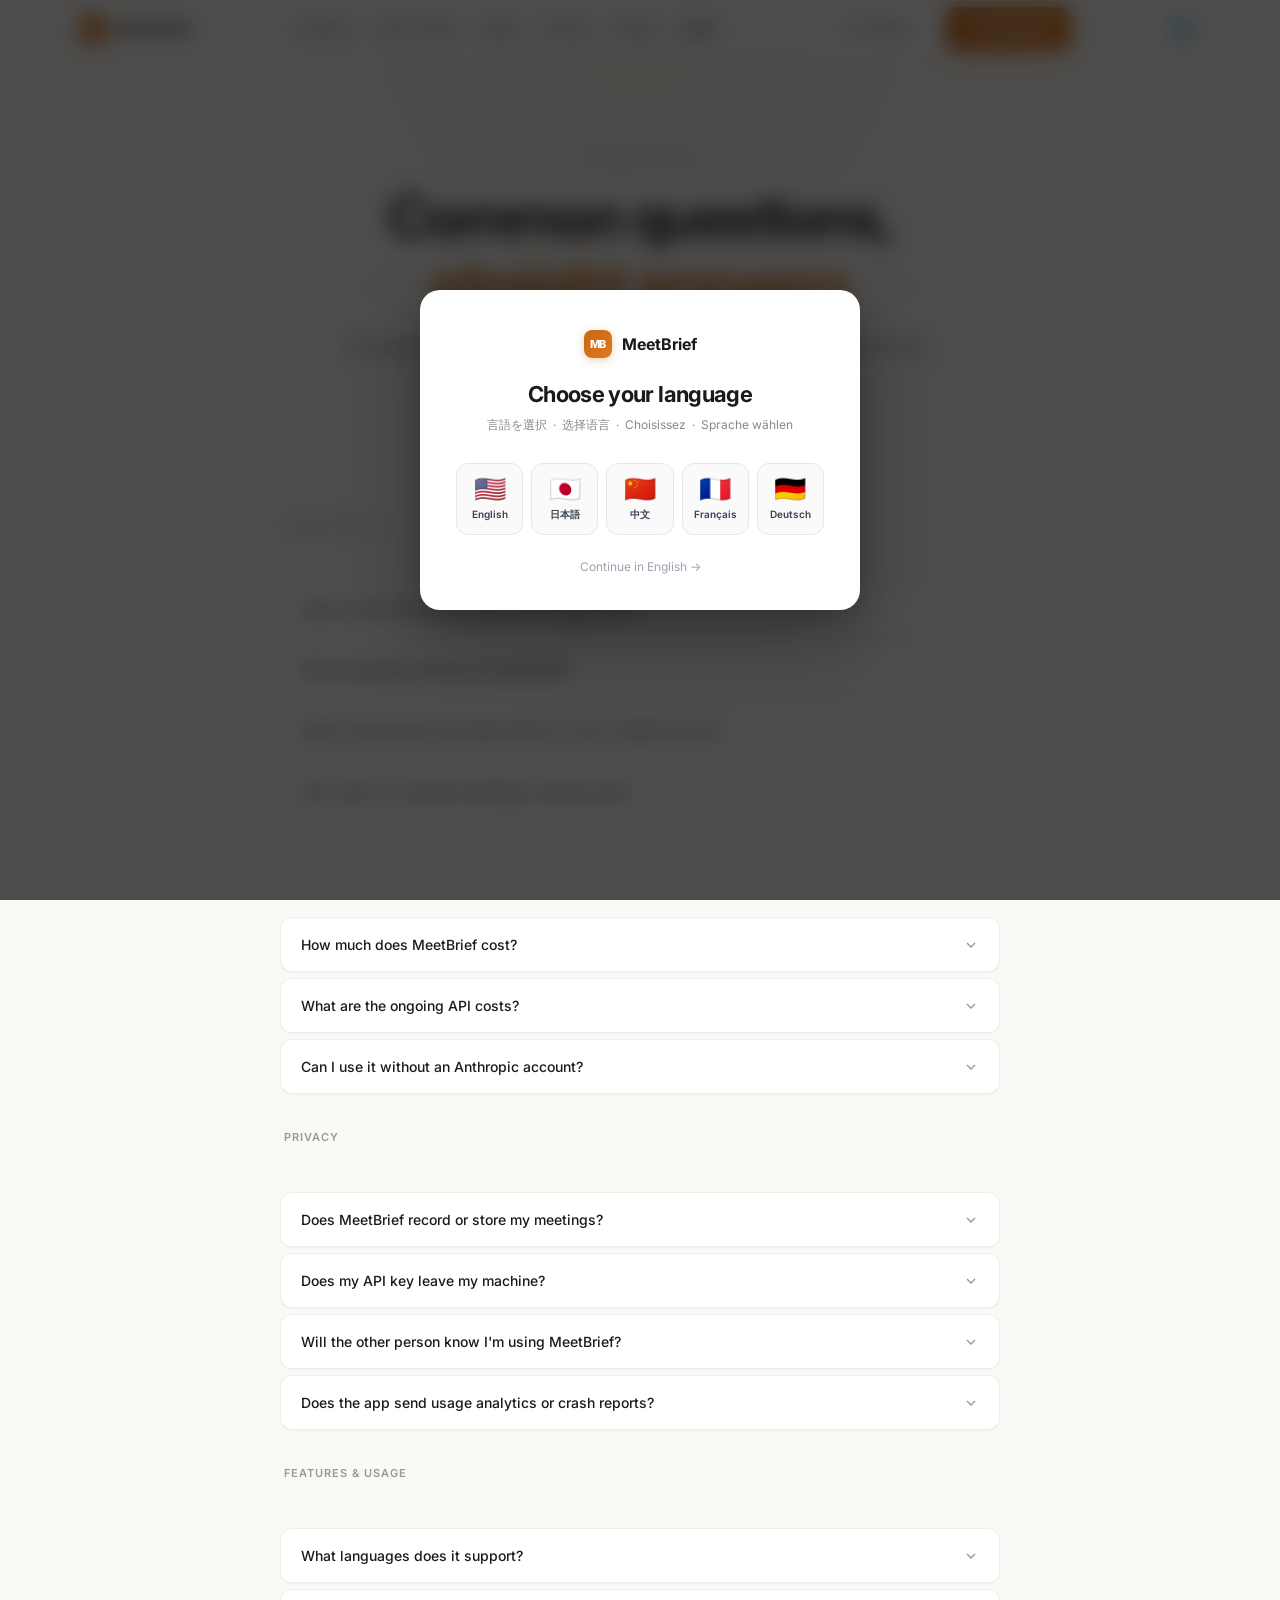
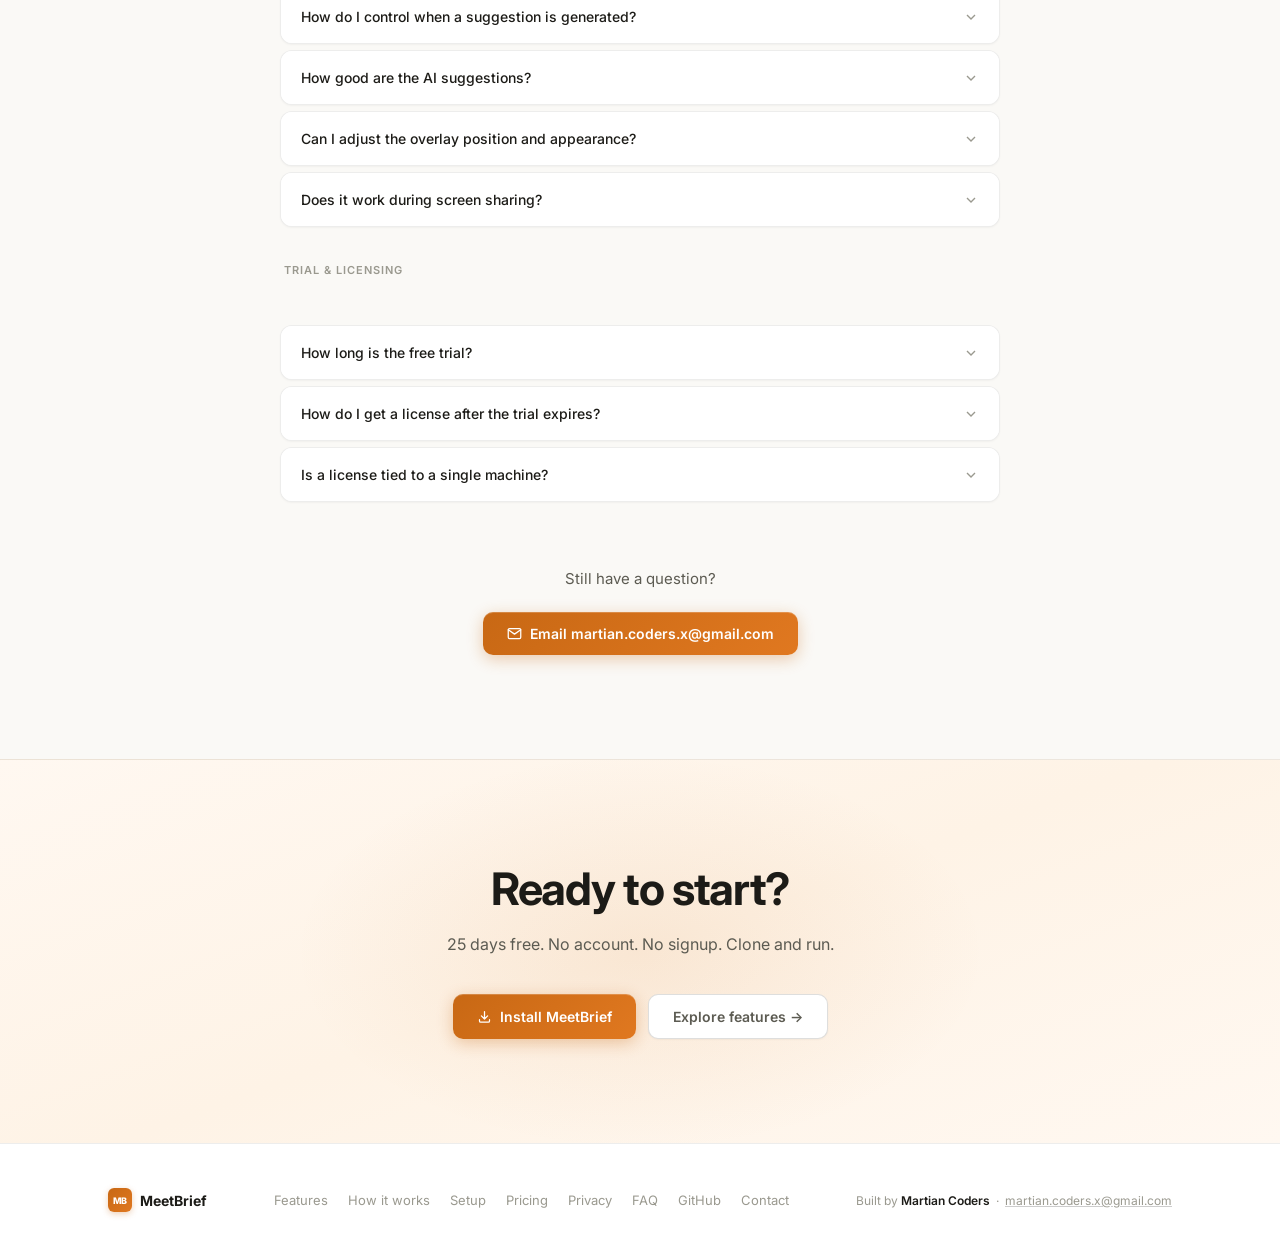
<file: faq.html>
<!DOCTYPE html>
<html lang="en">
<head>
<meta charset="UTF-8">
<meta name="viewport" content="width=device-width, initial-scale=1.0">
<title>MeetBrief FAQ — Common Questions About the AI Meeting Copilot</title>
<meta name="description" content="Answers to the most common questions about MeetBrief: which meeting apps it works with, API costs, privacy, multilingual support, licensing, and how to get started.">
<meta property="og:title" content="MeetBrief FAQ — AI Meeting Copilot Questions Answered">
<meta property="og:description" content="Does MeetBrief work with Zoom? How much does it cost? Is it private? All answered here.">
<meta property="og:type" content="website">
<link rel="preconnect" href="https://fonts.googleapis.com">
<link rel="preconnect" href="https://fonts.gstatic.com" crossorigin>
<link href="https://fonts.googleapis.com/css2?family=Inter:wght@300;400;500;600;700;800&family=JetBrains+Mono:wght@400;500&display=swap" rel="stylesheet">
<link rel="stylesheet" href="style.css">
</head>
<body>

<!-- Language picker -->
<div class="lp-overlay" id="lpOverlay">
  <div class="lp-card">
    <div class="lp-logo"><div class="nav-logo-mark">MB</div><span>MeetBrief</span></div>
    <h2 class="lp-title">Choose your language</h2>
    <p class="lp-sub">言語を選択 &nbsp;·&nbsp; 选择语言 &nbsp;·&nbsp; Choisissez &nbsp;·&nbsp; Sprache wählen</p>
    <div class="lp-options">
      <button class="lp-opt" onclick="selectLang('en')"><span class="lp-flag">🇺🇸</span><span class="lp-name">English</span></button>
      <button class="lp-opt" onclick="selectLang('ja')"><span class="lp-flag">🇯🇵</span><span class="lp-name">日本語</span></button>
      <button class="lp-opt" onclick="selectLang('zh')"><span class="lp-flag">🇨🇳</span><span class="lp-name">中文</span></button>
      <button class="lp-opt" onclick="selectLang('fr')"><span class="lp-flag">🇫🇷</span><span class="lp-name">Français</span></button>
      <button class="lp-opt" onclick="selectLang('de')"><span class="lp-flag">🇩🇪</span><span class="lp-name">Deutsch</span></button>
    </div>
    <button class="lp-skip" onclick="selectLang('en')">Continue in English →</button>
  </div>
</div>

<nav>
  <div class="nav-inner">
    <a href="index.html" class="nav-logo">
      <div class="nav-logo-mark">MB</div>
      MeetBrief
    </a>
    <ul class="nav-links">
      <li><a href="features.html">Features</a></li>
      <li><a href="how-it-works.html">How it works</a></li>
      <li><a href="install.html">Setup</a></li>
      <li><a href="pricing.html">Pricing</a></li>
      <li><a href="privacy.html">Privacy</a></li>
      <li><a href="faq.html" class="active">FAQ</a></li>
    </ul>
    <div class="nav-cta">
      <a href="https://github.com/martian-coder/TinyTools" target="_blank" class="btn btn-ghost">
        <svg viewBox="0 0 24 24" fill="currentColor"><path d="M12 2C6.477 2 2 6.484 2 12.017c0 4.425 2.865 8.18 6.839 9.504.5.092.682-.217.682-.483 0-.237-.008-.868-.013-1.703-2.782.605-3.369-1.343-3.369-1.343-.454-1.158-1.11-1.466-1.11-1.466-.908-.62.069-.608.069-.608 1.003.07 1.531 1.032 1.531 1.032.892 1.53 2.341 1.088 2.91.832.092-.647.35-1.088.636-1.338-2.22-.253-4.555-1.113-4.555-4.951 0-1.093.39-1.988 1.029-2.688-.103-.253-.446-1.272.098-2.65 0 0 .84-.27 2.75 1.026A9.564 9.564 0 0112 6.844c.85.004 1.705.115 2.504.337 1.909-1.296 2.747-1.027 2.747-1.027.546 1.379.202 2.398.1 2.651.64.7 1.028 1.595 1.028 2.688 0 3.848-2.339 4.695-4.566 4.943.359.309.678.92.678 1.855 0 1.338-.012 2.419-.012 2.747 0 .268.18.58.688.482A10.019 10.019 0 0022 12.017C22 6.484 17.522 2 12 2z"/></svg>
        GitHub
      </a>
      <a href="install.html" class="btn btn-primary" data-i18n="faq.nav.getStarted">Get Started</a>
    </div>
    <button class="nav-lang-btn" id="navLangBtn" onclick="showLangPicker()" title="Change language" aria-label="Change language">🌐</button>
    <button class="nav-hamburger" id="navHamburger" aria-label="Open menu">
      <span></span><span></span><span></span>
    </button>
  </div>
</nav>
<div class="nav-mobile" id="navMobile">
  <a href="features.html">Features</a>
  <a href="how-it-works.html">How it works</a>
  <a href="install.html">Setup</a>
  <a href="pricing.html">Pricing</a>
  <a href="privacy.html">Privacy</a>
  <a href="faq.html">FAQ</a>
  <a href="install.html" class="btn btn-primary" style="margin-top:8px;">Get Started</a>
  <button onclick="showLangPicker()" style="margin-top:4px;background:rgba(0,0,0,0.04);border:1px solid var(--border2);border-radius:8px;padding:8px 14px;font-size:13px;font-weight:500;color:var(--text2);cursor:pointer;width:100%;font-family:inherit;">🌐 Change Language</button>
</div>

<section class="page-hero">
  <div class="container">
    <div class="page-breadcrumb"><a href="index.html">MeetBrief</a> / <span data-i18n="faq.breadcrumb">FAQ</span></div>
    <h1 class="fade-up" data-i18n-html="faq.hero.h1">Common questions,<br><span class="grad-text">straight answers</span></h1>
    <p class="page-sub fade-up fade-up-delay-1" data-i18n="faq.hero.sub">Everything you need to know before installing. If your question isn't here, email martian.coders.x@gmail.com.</p>
  </div>
</section>

<section style="padding-top:0;">
  <div class="container">
    <div class="faq-wrap">

      <!-- COMPATIBILITY -->
      <div class="faq-category fade-up" data-i18n="faq.cat.compat">Compatibility</div>

      <div class="faq-list fade-up fade-up-delay-1">
        <div class="faq-item">
          <div class="faq-q" onclick="toggleFaq(this)" data-i18n="faq.compat.q1">
            Does it work with Zoom, Teams, and Google Meet?
            <svg class="faq-chevron" viewBox="0 0 24 24" fill="none" stroke="currentColor" stroke-width="2" width="16" height="16"><polyline points="6 9 12 15 18 9"/></svg>
          </div>
          <div class="faq-a" data-i18n="faq.compat.a1">Yes. MeetBrief captures system audio — whatever is playing through your speakers or headphones. This means it works with any meeting app: Zoom, Microsoft Teams, Google Meet, Webex, Slack huddles, Discord, phone calls through speakers, or any other audio source. No app integration required.</div>
        </div>

        <div class="faq-item">
          <div class="faq-q" onclick="toggleFaq(this)" data-i18n="faq.compat.q2">
            What operating systems are supported?
            <svg class="faq-chevron" viewBox="0 0 24 24" fill="none" stroke="currentColor" stroke-width="2" width="16" height="16"><polyline points="6 9 12 15 18 9"/></svg>
          </div>
          <div class="faq-a" data-i18n="faq.compat.a2">macOS (Apple Silicon and Intel) is best supported. System audio capture uses a native subprocess. Screen Recording permission is required. Windows works via WASAPI loopback audio capture. Linux works with microphone input by default; system audio capture requires a PulseAudio loopback module.</div>
        </div>

        <div class="faq-item">
          <div class="faq-q" onclick="toggleFaq(this)" data-i18n="faq.compat.q3">
            Does it only listen to the other person, or can it capture me too?
            <svg class="faq-chevron" viewBox="0 0 24 24" fill="none" stroke="currentColor" stroke-width="2" width="16" height="16"><polyline points="6 9 12 15 18 9"/></svg>
          </div>
          <div class="faq-a" data-i18n="faq.compat.a3">By default MeetBrief captures system audio (speaker output) — which is the remote participant's voice, not yours. This is intentional: you want suggestions for responding to what they said, not transcription of your own words. Microphone input can be enabled in settings.</div>
        </div>

        <div class="faq-item">
          <div class="faq-q" onclick="toggleFaq(this)" data-i18n="faq.compat.q4">
            Can I use it in in-person meetings or phone calls?
            <svg class="faq-chevron" viewBox="0 0 24 24" fill="none" stroke="currentColor" stroke-width="2" width="16" height="16"><polyline points="6 9 12 15 18 9"/></svg>
          </div>
          <div class="faq-a" data-i18n="faq.compat.a4">Yes. If you enable microphone input, MeetBrief can transcribe voices from the room or a speakerphone. For phone calls played through speakers, system audio capture picks it up automatically. The quality depends on ambient noise — a quiet room with a good microphone works well.</div>
        </div>
      </div>

      <!-- COST -->
      <div class="faq-category fade-up" style="margin-top:36px;" data-i18n="faq.cat.cost">Pricing & Cost</div>

      <div class="faq-list fade-up fade-up-delay-1">
        <div class="faq-item">
          <div class="faq-q" onclick="toggleFaq(this)" data-i18n="faq.cost.q1">
            How much does MeetBrief cost?
            <svg class="faq-chevron" viewBox="0 0 24 24" fill="none" stroke="currentColor" stroke-width="2" width="16" height="16"><polyline points="6 9 12 15 18 9"/></svg>
          </div>
          <div class="faq-a" data-i18n="faq.cost.a1">MeetBrief includes a 25-day free trial with no limitations. After the trial, a one-time license is required. Email martian.coders.x@gmail.com with the subject "MeetBrief License" to get a key. You'll receive a MEET-XXXX-XXXX-XXXX format license key to enter directly in the app.</div>
        </div>

        <div class="faq-item">
          <div class="faq-q" onclick="toggleFaq(this)" data-i18n="faq.cost.q2">
            What are the ongoing API costs?
            <svg class="faq-chevron" viewBox="0 0 24 24" fill="none" stroke="currentColor" stroke-width="2" width="16" height="16"><polyline points="6 9 12 15 18 9"/></svg>
          </div>
          <div class="faq-a" data-i18n="faq.cost.a2">API costs depend on your provider and usage. With Anthropic Claude and prompt caching enabled, a one-hour meeting typically costs under $0.10 in API calls. Without caching it would be approximately $0.50–$0.80. With Ollama (fully local), there is no per-call cost beyond electricity and compute.</div>
        </div>

        <div class="faq-item">
          <div class="faq-q" onclick="toggleFaq(this)" data-i18n="faq.cost.q3">
            Can I use it without an Anthropic account?
            <svg class="faq-chevron" viewBox="0 0 24 24" fill="none" stroke="currentColor" stroke-width="2" width="16" height="16"><polyline points="6 9 12 15 18 9"/></svg>
          </div>
          <div class="faq-a" data-i18n="faq.cost.a3">Yes. Set LLM_PROVIDER=ollama in your .env and run any model locally via Ollama. No API key needed and no per-call cost. You'll need a reasonably capable GPU or Apple Silicon CPU for acceptable latency — smaller models like Mistral 7B or Llama 3.1 8B work well on modern hardware.</div>
        </div>
      </div>

      <!-- PRIVACY -->
      <div class="faq-category fade-up" id="privacy" style="margin-top:36px;" data-i18n="faq.cat.privacy">Privacy</div>

      <div class="faq-list fade-up fade-up-delay-1">
        <div class="faq-item">
          <div class="faq-q" onclick="toggleFaq(this)" data-i18n="faq.priv.q1">
            Does MeetBrief record or store my meetings?
            <svg class="faq-chevron" viewBox="0 0 24 24" fill="none" stroke="currentColor" stroke-width="2" width="16" height="16"><polyline points="6 9 12 15 18 9"/></svg>
          </div>
          <div class="faq-a" data-i18n="faq.priv.a1">Audio is never recorded or written to disk during a session — it's processed in memory by Whisper and discarded after transcription. If you enable Session History in settings, the text transcript and AI suggestions are saved locally to your userData folder. Nothing is ever uploaded to any server.</div>
        </div>

        <div class="faq-item">
          <div class="faq-q" onclick="toggleFaq(this)" data-i18n="faq.priv.q2">
            Does my API key leave my machine?
            <svg class="faq-chevron" viewBox="0 0 24 24" fill="none" stroke="currentColor" stroke-width="2" width="16" height="16"><polyline points="6 9 12 15 18 9"/></svg>
          </div>
          <div class="faq-a" data-i18n="faq.priv.a2">Your API key is sent only to api.anthropic.com — the official Anthropic API endpoint — in the Authorization header of HTTPS requests. It is never sent to any MeetBrief endpoint (there isn't one). It is stored locally and not included in any other outbound traffic.</div>
        </div>

        <div class="faq-item">
          <div class="faq-q" onclick="toggleFaq(this)" data-i18n="faq.priv.q3">
            Will the other person know I'm using MeetBrief?
            <svg class="faq-chevron" viewBox="0 0 24 24" fill="none" stroke="currentColor" stroke-width="2" width="16" height="16"><polyline points="6 9 12 15 18 9"/></svg>
          </div>
          <div class="faq-a" data-i18n="faq.priv.a3">MeetBrief makes no attempt to be stealthy — that's an explicit non-goal. The overlay is visible on your screen. Whether the other person can see it depends entirely on your screen sharing settings. If you're not sharing your screen, they won't see the overlay.</div>
        </div>

        <div class="faq-item">
          <div class="faq-q" onclick="toggleFaq(this)" data-i18n="faq.priv.q4">
            Does the app send usage analytics or crash reports?
            <svg class="faq-chevron" viewBox="0 0 24 24" fill="none" stroke="currentColor" stroke-width="2" width="16" height="16"><polyline points="6 9 12 15 18 9"/></svg>
          </div>
          <div class="faq-a" data-i18n="faq.priv.a4">No. MeetBrief contains no analytics SDK, no crash reporter (like Sentry or Crashlytics), and no usage telemetry. The app makes no background network calls. You can verify this by inspecting the source code and searching for fetch( or axios calls.</div>
        </div>
      </div>

      <!-- FEATURES -->
      <div class="faq-category fade-up" style="margin-top:36px;" data-i18n="faq.cat.features">Features & Usage</div>

      <div class="faq-list fade-up fade-up-delay-1">
        <div class="faq-item">
          <div class="faq-q" onclick="toggleFaq(this)" data-i18n="faq.feat.q1">
            What languages does it support?
            <svg class="faq-chevron" viewBox="0 0 24 24" fill="none" stroke="currentColor" stroke-width="2" width="16" height="16"><polyline points="6 9 12 15 18 9"/></svg>
          </div>
          <div class="faq-a" data-i18n="faq.feat.a1">Whisper supports 99 languages for transcription. With the translate task enabled (the default), speech in any language is automatically converted to English text before being sent to the LLM. This means you can use MeetBrief for multilingual meetings — a French speaker, a Mandarin speaker, and an Arabic speaker can all be transcribed and responded to from a single session.</div>
        </div>

        <div class="faq-item">
          <div class="faq-q" onclick="toggleFaq(this)" data-i18n="faq.feat.q2">
            How do I control when a suggestion is generated?
            <svg class="faq-chevron" viewBox="0 0 24 24" fill="none" stroke="currentColor" stroke-width="2" width="16" height="16"><polyline points="6 9 12 15 18 9"/></svg>
          </div>
          <div class="faq-a" data-i18n="faq.feat.a2">By default, suggestions are triggered automatically when Silero VAD detects approximately 1 second of silence after speech — meaning the other person has finished their turn. You can also force-generate at any time using the configurable hotkey. The auto-trigger can be disabled in settings.</div>
        </div>

        <div class="faq-item">
          <div class="faq-q" onclick="toggleFaq(this)" data-i18n="faq.feat.q3">
            How good are the AI suggestions?
            <svg class="faq-chevron" viewBox="0 0 24 24" fill="none" stroke="currentColor" stroke-width="2" width="16" height="16"><polyline points="6 9 12 15 18 9"/></svg>
          </div>
          <div class="faq-a" data-i18n="faq.feat.a3">Quality depends heavily on the context you load before the meeting. A detailed system prompt — including your role, objectives, the other party's likely concerns, and key talking points — produces much better suggestions than a blank or sparse context. With good context and Claude, suggestions are typically relevant and usable within 1–2 seconds of the speaker finishing.</div>
        </div>

        <div class="faq-item">
          <div class="faq-q" onclick="toggleFaq(this)" data-i18n="faq.feat.q4">
            Can I adjust the overlay position and appearance?
            <svg class="faq-chevron" viewBox="0 0 24 24" fill="none" stroke="currentColor" stroke-width="2" width="16" height="16"><polyline points="6 9 12 15 18 9"/></svg>
          </div>
          <div class="faq-a" data-i18n="faq.feat.a4">Yes. The overlay position, size, and opacity are adjustable in settings. It defaults to the bottom-right corner of your screen at medium opacity. You can move it to any screen position and control whether it auto-hides when not showing new content.</div>
        </div>

        <div class="faq-item">
          <div class="faq-q" onclick="toggleFaq(this)" data-i18n="faq.feat.q5">
            Does it work during screen sharing?
            <svg class="faq-chevron" viewBox="0 0 24 24" fill="none" stroke="currentColor" stroke-width="2" width="16" height="16"><polyline points="6 9 12 15 18 9"/></svg>
          </div>
          <div class="faq-a" data-i18n="faq.feat.a5">Yes, it continues capturing and generating suggestions during screen sharing. Whether the overlay is visible in your screen share depends on your meeting app and settings. In Zoom for example, you can share a specific window instead of your full desktop to exclude the overlay from what others see.</div>
        </div>
      </div>

      <!-- LICENSE -->
      <div class="faq-category fade-up" style="margin-top:36px;" data-i18n="faq.cat.license">Trial & Licensing</div>

      <div class="faq-list fade-up fade-up-delay-1">
        <div class="faq-item">
          <div class="faq-q" onclick="toggleFaq(this)" data-i18n="faq.lic.q1">
            How long is the free trial?
            <svg class="faq-chevron" viewBox="0 0 24 24" fill="none" stroke="currentColor" stroke-width="2" width="16" height="16"><polyline points="6 9 12 15 18 9"/></svg>
          </div>
          <div class="faq-a" data-i18n="faq.lic.a1">The trial is 25 calendar days from first installation. All features are fully available during the trial with no limitations. After 25 days, the app shows a lock screen until a license key is entered. The trial timer is based on the installation date and cannot be reset by reinstalling.</div>
        </div>

        <div class="faq-item">
          <div class="faq-q" onclick="toggleFaq(this)" data-i18n="faq.lic.q2">
            How do I get a license after the trial expires?
            <svg class="faq-chevron" viewBox="0 0 24 24" fill="none" stroke="currentColor" stroke-width="2" width="16" height="16"><polyline points="6 9 12 15 18 9"/></svg>
          </div>
          <div class="faq-a" data-i18n="faq.lic.a2">Email martian.coders.x@gmail.com with the subject "MeetBrief License". You'll receive a license key in the format MEET-XXXX-XXXX-XXXX. Enter it in the text field on the trial-expired screen and click Activate — the app will reload immediately.</div>
        </div>

        <div class="faq-item">
          <div class="faq-q" onclick="toggleFaq(this)" data-i18n="faq.lic.q3">
            Is a license tied to a single machine?
            <svg class="faq-chevron" viewBox="0 0 24 24" fill="none" stroke="currentColor" stroke-width="2" width="16" height="16"><polyline points="6 9 12 15 18 9"/></svg>
          </div>
          <div class="faq-a" data-i18n="faq.lic.a3">License keys are for personal use — one person, reasonable number of machines. There's no technical enforcement of machine limits. If you need a key for a team or enterprise deployment, email to discuss terms.</div>
        </div>
      </div>

    </div><!-- end faq-wrap -->

    <div style="margin-top:64px; text-align:center;" class="fade-up">
      <p style="font-size:15px; color:var(--text2); margin-bottom:20px;" data-i18n="faq.still.text">Still have a question?</p>
      <a href="mailto:martian.coders.x@gmail.com" class="btn btn-primary">
        <svg viewBox="0 0 24 24" fill="none" stroke="currentColor" stroke-width="2" stroke-linecap="round" stroke-linejoin="round"><path d="M4 4h16c1.1 0 2 .9 2 2v12c0 1.1-.9 2-2 2H4c-1.1 0-2-.9-2-2V6c0-1.1.9-2 2-2z"/><polyline points="22,6 12,13 2,6"/></svg>
        <span data-i18n="faq.still.btn">Email martian.coders.x@gmail.com</span>
      </a>
    </div>
  </div>
</section>

<!-- CTA -->
<section class="cta-section" style="border-top:1px solid var(--border);">
  <div class="cta-glow"></div>
  <div class="container">
    <h2 class="fade-up" data-i18n="faq.cta.h2">Ready to start?</h2>
    <p class="fade-up fade-up-delay-1" data-i18n="faq.cta.p">25 days free. No account. No signup. Clone and run.</p>
    <div class="cta-actions">
      <a href="install.html" class="btn btn-primary fade-up fade-up-delay-2">
        <svg viewBox="0 0 24 24" fill="none" stroke="currentColor" stroke-width="2" stroke-linecap="round" stroke-linejoin="round"><path d="M4 17v2a2 2 0 0 0 2 2h12a2 2 0 0 0 2-2v-2M7 11l5 5 5-5m-5-7v12"/></svg>
        <span data-i18n="faq.cta.btn1">Install MeetBrief</span>
      </a>
      <a href="features.html" class="btn btn-ghost fade-up fade-up-delay-3" data-i18n="faq.cta.btn2">Explore features →</a>
    </div>
  </div>
</section>

<footer>
  <div class="container">
    <div class="footer-inner">
      <a href="index.html" class="footer-logo"><div class="footer-logo-mark">MB</div>MeetBrief</a>
      <ul class="footer-links">
        <li><a href="features.html">Features</a></li>
        <li><a href="how-it-works.html">How it works</a></li>
        <li><a href="install.html">Setup</a></li>
        <li><a href="pricing.html">Pricing</a></li>
        <li><a href="privacy.html">Privacy</a></li>
        <li><a href="faq.html">FAQ</a></li>
        <li><a href="https://github.com/martian-coder/TinyTools/tree/main/MeetingCopilot" target="_blank">GitHub</a></li>
        <li><a href="mailto:martian.coders.x@gmail.com">Contact</a></li>
      </ul>
      <div class="footer-right">Built by <strong>Martian Coders</strong> &nbsp;·&nbsp; <a href="mailto:martian.coders.x@gmail.com" style="color:inherit;text-decoration:underline;text-decoration-color:rgba(0,0,0,0.2);">martian.coders.x@gmail.com</a></div>
    </div>
  </div>
</footer>

<script>
const observer = new IntersectionObserver(
  entries => entries.forEach(e => { if (e.isIntersecting) e.target.classList.add('visible'); }),
  { threshold: 0.08, rootMargin: '0px 0px -40px 0px' }
);
document.querySelectorAll('.fade-up').forEach(el => observer.observe(el));

function toggleFaq(el) {
  const item = el.closest('.faq-item');
  const isOpen = item.classList.contains('open');
  document.querySelectorAll('.faq-item.open').forEach(i => i.classList.remove('open'));
  if (!isOpen) item.classList.add('open');
}

// Hamburger
const hamburger = document.getElementById('navHamburger');
const navMobile = document.getElementById('navMobile');
if (hamburger && navMobile) {
  hamburger.addEventListener('click', () => {
    const open = navMobile.classList.toggle('open');
    hamburger.classList.toggle('open', open);
  });
  document.addEventListener('click', e => {
    if (!hamburger.contains(e.target) && !navMobile.contains(e.target)) {
      navMobile.classList.remove('open');
      hamburger.classList.remove('open');
    }
  });
}

// i18n
const langFlags = { en: '🇺🇸', ja: '🇯🇵', zh: '🇨🇳', fr: '🇫🇷', de: '🇩🇪' };
const i18n = {
  en: {
    'faq.nav.getStarted': 'Get Started',
    'faq.breadcrumb': 'FAQ',
    'faq.hero.h1': 'Common questions,<br><span class="grad-text">straight answers</span>',
    'faq.hero.sub': 'Everything you need to know before installing. If your question isn\'t here, email martian.coders.x@gmail.com.',
    'faq.cat.compat': 'Compatibility',
    'faq.compat.q1': 'Does it work with Zoom, Teams, and Google Meet?',
    'faq.compat.a1': 'Yes. MeetBrief captures system audio — whatever is playing through your speakers or headphones. This means it works with any meeting app: Zoom, Microsoft Teams, Google Meet, Webex, Slack huddles, Discord, phone calls through speakers, or any other audio source. No app integration required.',
    'faq.compat.q2': 'What operating systems are supported?',
    'faq.compat.a2': 'macOS (Apple Silicon and Intel) is best supported. System audio capture uses a native subprocess. Screen Recording permission is required. Windows works via WASAPI loopback audio capture. Linux works with microphone input by default; system audio capture requires a PulseAudio loopback module.',
    'faq.compat.q3': 'Does it only listen to the other person, or can it capture me too?',
    'faq.compat.a3': 'By default MeetBrief captures system audio (speaker output) — which is the remote participant\'s voice, not yours. This is intentional: you want suggestions for responding to what they said. Microphone input can be enabled in settings.',
    'faq.compat.q4': 'Can I use it in in-person meetings or phone calls?',
    'faq.compat.a4': 'Yes. If you enable microphone input, MeetBrief can transcribe voices from the room or a speakerphone. For phone calls played through speakers, system audio capture picks it up automatically.',
    'faq.cat.cost': 'Pricing & Cost',
    'faq.cost.q1': 'How much does MeetBrief cost?',
    'faq.cost.a1': 'MeetBrief includes a 25-day free trial with no limitations. After the trial, a one-time license is required. Email martian.coders.x@gmail.com with the subject "MeetBrief License" to get a key.',
    'faq.cost.q2': 'What are the ongoing API costs?',
    'faq.cost.a2': 'API costs depend on your provider and usage. With Anthropic Claude and prompt caching enabled, a one-hour meeting typically costs under $0.10 in API calls. With Ollama (fully local), there is no per-call cost.',
    'faq.cost.q3': 'Can I use it without an Anthropic account?',
    'faq.cost.a3': 'Yes. Set LLM_PROVIDER=ollama in your .env and run any model locally via Ollama. No API key needed and no per-call cost.',
    'faq.cat.privacy': 'Privacy',
    'faq.priv.q1': 'Does MeetBrief record or store my meetings?',
    'faq.priv.a1': 'Audio is never recorded or written to disk during a session — it\'s processed in memory by Whisper and discarded after transcription. If you enable Session History, the text transcript and AI suggestions are saved locally. Nothing is ever uploaded to any server.',
    'faq.priv.q2': 'Does my API key leave my machine?',
    'faq.priv.a2': 'Your API key is sent only to api.anthropic.com in the Authorization header of HTTPS requests. It is never sent to any MeetBrief endpoint (there isn\'t one). It is stored locally.',
    'faq.priv.q3': 'Will the other person know I\'m using MeetBrief?',
    'faq.priv.a3': 'MeetBrief makes no attempt to be stealthy. The overlay is visible on your screen. Whether the other person can see it depends entirely on your screen sharing settings.',
    'faq.priv.q4': 'Does the app send usage analytics or crash reports?',
    'faq.priv.a4': 'No. MeetBrief contains no analytics SDK, no crash reporter, and no usage telemetry. The app makes no background network calls.',
    'faq.cat.features': 'Features & Usage',
    'faq.feat.q1': 'What languages does it support?',
    'faq.feat.a1': 'Whisper supports 99 languages for transcription. With the translate task enabled (the default), speech in any language is automatically converted to English text before being sent to the LLM. You can use MeetBrief for multilingual meetings.',
    'faq.feat.q2': 'How do I control when a suggestion is generated?',
    'faq.feat.a2': 'By default, suggestions are triggered automatically when Silero VAD detects approximately 1 second of silence after speech. You can also force-generate at any time using the configurable hotkey. The auto-trigger can be disabled in settings.',
    'faq.feat.q3': 'How good are the AI suggestions?',
    'faq.feat.a3': 'Quality depends heavily on the context you load before the meeting. A detailed system prompt — including your role, objectives, the other party\'s likely concerns, and key talking points — produces much better suggestions than a blank context.',
    'faq.feat.q4': 'Can I adjust the overlay position and appearance?',
    'faq.feat.a4': 'Yes. The overlay position, size, and opacity are adjustable in settings. It defaults to the bottom-right corner of your screen at medium opacity.',
    'faq.feat.q5': 'Does it work during screen sharing?',
    'faq.feat.a5': 'Yes, it continues capturing and generating suggestions during screen sharing. In Zoom for example, you can share a specific window instead of your full desktop to exclude the overlay.',
    'faq.cat.license': 'Trial & Licensing',
    'faq.lic.q1': 'How long is the free trial?',
    'faq.lic.a1': 'The trial is 25 calendar days from first installation. All features are fully available during the trial with no limitations. After 25 days, the app shows a lock screen until a license key is entered.',
    'faq.lic.q2': 'How do I get a license after the trial expires?',
    'faq.lic.a2': 'Email martian.coders.x@gmail.com with the subject "MeetBrief License". You\'ll receive a license key in the format MEET-XXXX-XXXX-XXXX. Enter it in the text field on the trial-expired screen and click Activate.',
    'faq.lic.q3': 'Is a license tied to a single machine?',
    'faq.lic.a3': 'License keys are for personal use — one person, reasonable number of machines. There\'s no technical enforcement of machine limits.',
    'faq.still.text': 'Still have a question?',
    'faq.still.btn': 'Email martian.coders.x@gmail.com',
    'faq.cta.h2': 'Ready to start?',
    'faq.cta.p': '25 days free. No account. No signup. Clone and run.',
    'faq.cta.btn1': 'Install MeetBrief',
    'faq.cta.btn2': 'Explore features →',
  },
  ja: {
    'faq.nav.getStarted': '今すぐ始める',
    'faq.breadcrumb': 'よくある質問',
    'faq.hero.h1': 'よくある質問に<br><span class="grad-text">明快な回答を</span>',
    'faq.hero.sub': 'インストール前に必要なことはすべてここにあります。ご質問がある場合はmartian.coders.x@gmail.comまでメールしてください。',
    'faq.cat.compat': '互換性',
    'faq.compat.q1': 'Zoom、Teams、Google Meetで動作しますか？',
    'faq.compat.a1': 'はい。MeetBriefはシステム音声（スピーカーやヘッドフォンから再生されているもの）をキャプチャします。つまり、Zoom、Microsoft Teams、Google Meet、Webex、Slackハドル、Discord、スピーカーからの電話通話など、あらゆる会議アプリで動作します。アプリ統合は不要です。',
    'faq.compat.q2': 'どのOSをサポートしていますか？',
    'faq.compat.a2': 'macOS（Apple SiliconとIntel）が最もサポートされています。システム音声キャプチャはネイティブサブプロセスを使用します。画面収録の権限が必要です。WindowsはWASAPIループバック音声キャプチャで動作します。LinuxはデフォルトでマイクInput使用です。',
    'faq.compat.q3': '相手の声だけを聞きますか、それとも自分の声もキャプチャできますか？',
    'faq.compat.a3': 'デフォルトではMeetBriefはシステム音声（スピーカー出力）をキャプチャします。これはリモート参加者の声であり、あなた自身の声ではありません。マイク入力は設定で有効にできます。',
    'faq.compat.q4': '対面会議や電話でも使用できますか？',
    'faq.compat.a4': 'はい。マイク入力を有効にすれば、部屋の声や拡声器の声を文字起こしできます。スピーカーから再生される電話通話はシステム音声キャプチャで自動的に拾います。',
    'faq.cat.cost': '料金とコスト',
    'faq.cost.q1': 'MeetBriefの料金はいくらですか？',
    'faq.cost.a1': 'MeetBriefには制限なしの25日間無料トライアルが含まれています。トライアル後は一度限りのライセンスが必要です。"MeetBrief License"という件名でmartian.coders.x@gmail.comにメールしてキーを取得してください。',
    'faq.cost.q2': '継続的なAPIコストはいくらですか？',
    'faq.cost.a2': 'APIコストはプロバイダーと使用量によって異なります。Anthropic Claudeとプロンプトキャッシュを使用した場合、1時間の会議は通常$0.10未満です。Ollama（完全ローカル）の場合、呼び出しごとのコストはかかりません。',
    'faq.cost.q3': 'Anthropicアカウントなしで使用できますか？',
    'faq.cost.a3': 'はい。.envでLLM_PROVIDER=ollamaを設定し、Ollama経由でローカルモデルを実行します。APIキー不要、呼び出しごとのコストなしです。',
    'faq.cat.privacy': 'プライバシー',
    'faq.priv.q1': 'MeetBriefは会議を録音・保存しますか？',
    'faq.priv.a1': '音声はセッション中にディスクに録音・書き込まれることはありません。Whisperでメモリ上で処理され、文字起こし後に破棄されます。セッション履歴を有効にすると、テキストトランスクリプトとAI提案がローカルに保存されます。',
    'faq.priv.q2': 'APIキーはマシンから外に出ますか？',
    'faq.priv.a2': 'APIキーはHTTPSリクエストのAuthorizationヘッダーでapi.anthropic.comにのみ送信されます。MeetBriefのエンドポイントには送信されません（存在しないため）。',
    'faq.priv.q3': '相手は私がMeetBriefを使っていることを知りますか？',
    'faq.priv.a3': 'MeetBriefはステルス性を意図的に設けていません。オーバーレイはあなたの画面に表示されます。相手に見えるかどうかは画面共有の設定によります。',
    'faq.priv.q4': 'アプリは使用状況分析やクラッシュレポートを送信しますか？',
    'faq.priv.a4': 'いいえ。MeetBriefには分析SDK、クラッシュレポーター、使用状況テレメトリは含まれていません。バックグラウンドのネットワーク呼び出しは行いません。',
    'faq.cat.features': '機能と使い方',
    'faq.feat.q1': 'どの言語をサポートしていますか？',
    'faq.feat.a1': 'Whisperは99言語の文字起こしをサポートします。翻訳タスクが有効（デフォルト）の場合、あらゆる言語の音声が自動的に英語テキストに変換されてからLLMに送信されます。多言語会議でもご利用いただけます。',
    'faq.feat.q2': '提案が生成されるタイミングをコントロールできますか？',
    'faq.feat.a2': 'デフォルトでは、Silero VADが発話後約1秒の無音を検出したときに自動的に提案がトリガーされます。設定可能なホットキーでいつでも強制生成することもできます。',
    'faq.feat.q3': 'AIの提案の質はどれくらいですか？',
    'faq.feat.a3': '会議前に読み込むコンテキストによって質は大きく変わります。役割、目標、相手の関心事、重要な話題を含む詳細なシステムプロンプトにより、より良い提案が得られます。',
    'faq.feat.q4': 'オーバーレイの位置や外観を調整できますか？',
    'faq.feat.a4': 'はい。オーバーレイの位置、サイズ、透明度は設定で調整できます。デフォルトでは画面右下の中程度の不透明度に設定されています。',
    'faq.feat.q5': '画面共有中も動作しますか？',
    'faq.feat.a5': 'はい、画面共有中もキャプチャと提案生成を続けます。Zoomでは特定のウィンドウのみを共有することでオーバーレイを他の参加者から隠すことができます。',
    'faq.cat.license': 'トライアルとライセンス',
    'faq.lic.q1': '無料トライアルはどのくらいの期間ですか？',
    'faq.lic.a1': 'トライアルは初回インストールから25日間です。この期間中はすべての機能が制限なく利用できます。25日後はライセンスキーを入力するまでロック画面が表示されます。',
    'faq.lic.q2': 'トライアル終了後にライセンスを取得するにはどうすればよいですか？',
    'faq.lic.a2': '"MeetBrief License"という件名でmartian.coders.x@gmail.comにメールしてください。MEET-XXXX-XXXX-XXXX形式のライセンスキーが届きます。トライアル期限切れ画面のテキストフィールドに入力してActivateをクリックするとアプリが再読み込みされます。',
    'faq.lic.q3': 'ライセンスは1台のマシンに紐付けられますか？',
    'faq.lic.a3': 'ライセンスキーは個人使用向けです。1人が複数台で使用できます。マシン数の技術的な制限はありません。',
    'faq.still.text': 'まだご質問がありますか？',
    'faq.still.btn': 'martian.coders.x@gmail.comにメール',
    'faq.cta.h2': '始める準備はできていますか？',
    'faq.cta.p': '25日間無料。アカウント不要。サインアップ不要。クローンして実行するだけです。',
    'faq.cta.btn1': 'MeetBriefをインストール',
    'faq.cta.btn2': '機能を見る →',
  },
  zh: {
    'faq.nav.getStarted': '立即开始',
    'faq.breadcrumb': '常见问题',
    'faq.hero.h1': '常见问题，<br><span class="grad-text">直接解答</span>',
    'faq.hero.sub': '安装前您需要了解的一切。如果您的问题不在此列，请发邮件至martian.coders.x@gmail.com。',
    'faq.cat.compat': '兼容性',
    'faq.compat.q1': '它能与Zoom、Teams和Google Meet配合使用吗？',
    'faq.compat.a1': '可以。MeetBrief捕获系统音频——扬声器或耳机播放的任何内容。这意味着它适用于任何会议应用：Zoom、Microsoft Teams、Google Meet、Webex、Slack、Discord、通过扬声器的电话通话，或任何其他音频来源。无需任何应用集成。',
    'faq.compat.q2': '支持哪些操作系统？',
    'faq.compat.a2': 'macOS（Apple Silicon和Intel）支持最好，使用原生子进程捕获系统音频，需要屏幕录制权限。Windows通过WASAPI环回音频捕获工作。Linux默认使用麦克风输入，系统音频捕获需要PulseAudio环回模块。',
    'faq.compat.q3': '它只监听对方，还是也能捕获我的声音？',
    'faq.compat.a3': '默认情况下，MeetBrief捕获系统音频（扬声器输出）——即远程参与者的声音，而非您自己的声音。这是有意为之：您希望获得对对方所说内容的回应建议。麦克风输入可在设置中启用。',
    'faq.compat.q4': '我可以在面对面会议或电话中使用它吗？',
    'faq.compat.a4': '可以。启用麦克风输入后，MeetBrief可以转录房间内的声音或扬声器电话。通过扬声器播放的电话通话会被系统音频捕获自动拾取。',
    'faq.cat.cost': '定价与成本',
    'faq.cost.q1': 'MeetBrief收费多少？',
    'faq.cost.a1': 'MeetBrief提供25天无限制免费试用。试用期后需要一次性许可证。发送主题为"MeetBrief License"的邮件至martian.coders.x@gmail.com获取密钥。',
    'faq.cost.q2': '持续的API费用是多少？',
    'faq.cost.a2': 'API费用取决于您的提供商和使用量。使用Anthropic Claude并开启提示词缓存，一小时的会议通常API费用低于$0.10。使用Ollama（完全本地化），则没有每次调用的费用。',
    'faq.cost.q3': '我可以不使用Anthropic账号吗？',
    'faq.cost.a3': '可以。在.env中设置LLM_PROVIDER=ollama，通过Ollama在本地运行任何模型。无需API密钥，也没有每次调用的费用。',
    'faq.cat.privacy': '隐私',
    'faq.priv.q1': 'MeetBrief会录制或存储我的会议吗？',
    'faq.priv.a1': '音频在会话期间从不录制或写入磁盘——它由Whisper在内存中处理，转录后即丢弃。如果您在设置中启用会话历史，文字转录和AI建议将保存在本地。任何内容都不会上传到任何服务器。',
    'faq.priv.q2': '我的API密钥会离开我的机器吗？',
    'faq.priv.a2': '您的API密钥仅通过HTTPS请求的Authorization标头发送至api.anthropic.com。它永远不会发送到任何MeetBrief端点（根本没有这样的端点）。它在本地存储。',
    'faq.priv.q3': '对方会知道我在使用MeetBrief吗？',
    'faq.priv.a3': 'MeetBrief没有试图隐蔽——这是明确的非目标。悬浮窗在您的屏幕上可见。对方是否能看到它完全取决于您的屏幕共享设置。',
    'faq.priv.q4': '应用会发送使用分析或崩溃报告吗？',
    'faq.priv.a4': '不会。MeetBrief不包含任何分析SDK、崩溃报告器或使用遥测。应用不进行任何后台网络调用。',
    'faq.cat.features': '功能与使用',
    'faq.feat.q1': '它支持哪些语言？',
    'faq.feat.a1': 'Whisper支持99种语言的转录。启用翻译任务（默认）后，任何语言的语音在发送给LLM之前都会自动转换为英文文本。您可以在多语言会议中使用MeetBrief。',
    'faq.feat.q2': '如何控制建议的生成时机？',
    'faq.feat.a2': '默认情况下，当Silero VAD检测到语音后约1秒的静音时，建议会自动触发——意味着对方已完成发言。您也可以随时使用可配置的快捷键强制生成。',
    'faq.feat.q3': 'AI建议的质量如何？',
    'faq.feat.a3': '质量很大程度上取决于您在会议前加载的上下文。包含您的角色、目标、对方可能的关切和关键谈话要点的详细系统提示词，比空白或简单的上下文能产生更好的建议。',
    'faq.feat.q4': '我可以调整悬浮窗的位置和外观吗？',
    'faq.feat.a4': '可以。悬浮窗的位置、大小和透明度都可以在设置中调整。默认位于屏幕右下角，中等透明度。',
    'faq.feat.q5': '屏幕共享期间它能正常工作吗？',
    'faq.feat.a5': '可以，屏幕共享期间它继续捕获和生成建议。在Zoom中，您可以共享特定窗口而不是整个桌面，从而将悬浮窗排除在其他人的视线之外。',
    'faq.cat.license': '试用与许可',
    'faq.lic.q1': '免费试用多长时间？',
    'faq.lic.a1': '试用期为首次安装后25个日历天。试用期间所有功能完整可用，无任何限制。25天后，应用显示锁定屏幕，直到输入许可证密钥。',
    'faq.lic.q2': '试用期到期后如何获得许可证？',
    'faq.lic.a2': '发送主题为"MeetBrief License"的邮件至martian.coders.x@gmail.com。您将收到MEET-XXXX-XXXX-XXXX格式的许可证密钥。在试用期到期屏幕的文本框中输入并点击激活——应用将立即重新加载。',
    'faq.lic.q3': '许可证是否绑定到单台机器？',
    'faq.lic.a3': '许可证密钥用于个人使用——一个人，合理数量的机器。没有机器数量的技术限制。',
    'faq.still.text': '还有问题？',
    'faq.still.btn': '发邮件至martian.coders.x@gmail.com',
    'faq.cta.h2': '准备好开始了吗？',
    'faq.cta.p': '25天免费。无需账号。无需注册。克隆并运行。',
    'faq.cta.btn1': '安装MeetBrief',
    'faq.cta.btn2': '探索功能 →',
  },
  fr: {
    'faq.nav.getStarted': 'Commencer',
    'faq.breadcrumb': 'FAQ',
    'faq.hero.h1': 'Questions courantes,<br><span class="grad-text">réponses directes</span>',
    'faq.hero.sub': 'Tout ce que vous devez savoir avant d\'installer. Si votre question n\'est pas là, envoyez un e-mail à martian.coders.x@gmail.com.',
    'faq.cat.compat': 'Compatibilité',
    'faq.compat.q1': 'Fonctionne-t-il avec Zoom, Teams et Google Meet ?',
    'faq.compat.a1': 'Oui. MeetBrief capture l\'audio système — ce qui joue à travers vos haut-parleurs ou écouteurs. Il fonctionne avec n\'importe quelle application de réunion : Zoom, Microsoft Teams, Google Meet, Webex, Slack, Discord, appels téléphoniques via haut-parleur. Aucune intégration requise.',
    'faq.compat.q2': 'Quels systèmes d\'exploitation sont supportés ?',
    'faq.compat.a2': 'macOS (Apple Silicon et Intel) est le mieux supporté. La capture audio système utilise un sous-processus natif. La permission d\'enregistrement d\'écran est requise. Windows fonctionne via la capture audio en boucle WASAPI. Linux fonctionne avec l\'entrée microphone par défaut.',
    'faq.compat.q3': 'Écoute-t-il uniquement l\'autre personne, ou peut-il me capturer aussi ?',
    'faq.compat.a3': 'Par défaut, MeetBrief capture l\'audio système (sortie haut-parleur) — la voix du participant distant, pas la vôtre. L\'entrée microphone peut être activée dans les paramètres.',
    'faq.compat.q4': 'Puis-je l\'utiliser lors de réunions en personne ou d\'appels téléphoniques ?',
    'faq.compat.a4': 'Oui. En activant l\'entrée microphone, MeetBrief peut transcrire les voix de la pièce ou d\'un téléphone mains libres. Pour les appels téléphoniques joués via haut-parleurs, la capture audio système le récupère automatiquement.',
    'faq.cat.cost': 'Tarifs & Coûts',
    'faq.cost.q1': 'Combien coûte MeetBrief ?',
    'faq.cost.a1': 'MeetBrief inclut un essai gratuit de 25 jours sans limitations. Après l\'essai, une licence unique est requise. Envoyez un e-mail à martian.coders.x@gmail.com avec le sujet "MeetBrief License" pour obtenir une clé.',
    'faq.cost.q2': 'Quels sont les coûts API continus ?',
    'faq.cost.a2': 'Les coûts API dépendent de votre fournisseur et de votre utilisation. Avec Anthropic Claude et le cache de prompts activé, une réunion d\'une heure coûte généralement moins de $0,10 en appels API. Avec Ollama (totalement local), il n\'y a aucun coût par appel.',
    'faq.cost.q3': 'Puis-je l\'utiliser sans compte Anthropic ?',
    'faq.cost.a3': 'Oui. Définissez LLM_PROVIDER=ollama dans votre .env et exécutez n\'importe quel modèle localement via Ollama. Pas de clé API nécessaire et pas de coût par appel.',
    'faq.cat.privacy': 'Confidentialité',
    'faq.priv.q1': 'MeetBrief enregistre-t-il ou stocke-t-il mes réunions ?',
    'faq.priv.a1': 'L\'audio n\'est jamais enregistré ou écrit sur disque pendant une session — il est traité en mémoire par Whisper et supprimé après transcription. Si vous activez l\'historique de session, le transcript et les suggestions IA sont sauvegardés localement. Rien n\'est jamais téléchargé.',
    'faq.priv.q2': 'Ma clé API quitte-t-elle mon ordinateur ?',
    'faq.priv.a2': 'Votre clé API est envoyée uniquement à api.anthropic.com dans l\'en-tête Authorization des requêtes HTTPS. Elle n\'est jamais envoyée à un point de terminaison MeetBrief (il n\'en existe pas).',
    'faq.priv.q3': 'L\'autre personne saura-t-elle que j\'utilise MeetBrief ?',
    'faq.priv.a3': 'MeetBrief ne tente pas d\'être discret — c\'est un objectif explicitement non visé. L\'overlay est visible sur votre écran. Que l\'autre personne puisse le voir dépend entièrement de vos paramètres de partage d\'écran.',
    'faq.priv.q4': 'L\'application envoie-t-elle des analyses d\'utilisation ou des rapports de plantage ?',
    'faq.priv.a4': 'Non. MeetBrief ne contient aucun SDK d\'analyse, aucun rapporteur de plantage et aucune télémétrie d\'utilisation. L\'application ne fait aucun appel réseau en arrière-plan.',
    'faq.cat.features': 'Fonctionnalités & Utilisation',
    'faq.feat.q1': 'Quelles langues supporte-t-il ?',
    'faq.feat.a1': 'Whisper supporte 99 langues pour la transcription. Avec la tâche de traduction activée (par défaut), la parole dans n\'importe quelle langue est automatiquement convertie en anglais avant d\'être envoyée au LLM. Vous pouvez utiliser MeetBrief pour des réunions multilingues.',
    'faq.feat.q2': 'Comment contrôler quand une suggestion est générée ?',
    'faq.feat.a2': 'Par défaut, les suggestions sont déclenchées automatiquement quand Silero VAD détecte environ 1 seconde de silence après la parole. Vous pouvez aussi forcer la génération à tout moment avec le raccourci configurable.',
    'faq.feat.q3': 'Quelle est la qualité des suggestions IA ?',
    'faq.feat.a3': 'La qualité dépend fortement du contexte chargé avant la réunion. Un prompt système détaillé — incluant votre rôle, objectifs, les préoccupations probables de l\'autre partie — produit de bien meilleures suggestions.',
    'faq.feat.q4': 'Puis-je ajuster la position et l\'apparence de l\'overlay ?',
    'faq.feat.a4': 'Oui. La position, la taille et l\'opacité de l\'overlay sont réglables dans les paramètres. Il se place par défaut en bas à droite de votre écran.',
    'faq.feat.q5': 'Fonctionne-t-il pendant le partage d\'écran ?',
    'faq.feat.a5': 'Oui, il continue de capturer et de générer des suggestions pendant le partage d\'écran. Dans Zoom par exemple, vous pouvez partager une fenêtre spécifique plutôt que tout votre bureau pour exclure l\'overlay.',
    'faq.cat.license': 'Essai & Licence',
    'faq.lic.q1': 'Quelle est la durée de l\'essai gratuit ?',
    'faq.lic.a1': 'L\'essai dure 25 jours calendaires à partir de la première installation. Toutes les fonctionnalités sont disponibles sans limitation. Après 25 jours, l\'application affiche un écran de verrouillage jusqu\'à la saisie d\'une clé de licence.',
    'faq.lic.q2': 'Comment obtenir une licence après l\'expiration de l\'essai ?',
    'faq.lic.a2': 'Envoyez un e-mail à martian.coders.x@gmail.com avec le sujet "MeetBrief License". Vous recevrez une clé au format MEET-XXXX-XXXX-XXXX. Saisissez-la dans le champ de texte de l\'écran d\'essai expiré et cliquez sur Activer.',
    'faq.lic.q3': 'Une licence est-elle liée à une seule machine ?',
    'faq.lic.a3': 'Les clés de licence sont pour usage personnel — une personne, un nombre raisonnable de machines. Il n\'y a pas d\'application technique des limites de machines.',
    'faq.still.text': 'Vous avez encore une question ?',
    'faq.still.btn': 'E-mail martian.coders.x@gmail.com',
    'faq.cta.h2': 'Prêt à commencer ?',
    'faq.cta.p': '25 jours gratuits. Pas de compte. Pas d\'inscription. Clonez et lancez.',
    'faq.cta.btn1': 'Installer MeetBrief',
    'faq.cta.btn2': 'Explorer les fonctionnalités →',
  },
  de: {
    'faq.nav.getStarted': 'Loslegen',
    'faq.breadcrumb': 'FAQ',
    'faq.hero.h1': 'Häufige Fragen,<br><span class="grad-text">direkte Antworten</span>',
    'faq.hero.sub': 'Alles, was Sie vor der Installation wissen müssen. Wenn Ihre Frage hier nicht beantwortet wird, schreiben Sie an martian.coders.x@gmail.com.',
    'faq.cat.compat': 'Kompatibilität',
    'faq.compat.q1': 'Funktioniert es mit Zoom, Teams und Google Meet?',
    'faq.compat.a1': 'Ja. MeetBrief erfasst Systemton — was auch immer durch Ihre Lautsprecher oder Kopfhörer abgespielt wird. Das bedeutet, es funktioniert mit jeder Meeting-App: Zoom, Microsoft Teams, Google Meet, Webex, Slack, Discord, Telefonanrufe über Lautsprecher oder jede andere Audioquelle. Keine App-Integration erforderlich.',
    'faq.compat.q2': 'Welche Betriebssysteme werden unterstützt?',
    'faq.compat.a2': 'macOS (Apple Silicon und Intel) wird am besten unterstützt. Die Systemton-Erfassung verwendet einen nativen Unterprozess. Bildschirmaufnahme-Berechtigung ist erforderlich. Windows funktioniert über WASAPI-Loopback-Audioerfassung. Linux funktioniert standardmäßig mit Mikrofoneingang.',
    'faq.compat.q3': 'Hört es nur der anderen Person zu, oder kann es auch mich aufnehmen?',
    'faq.compat.a3': 'Standardmäßig erfasst MeetBrief Systemton (Lautsprecherausgabe) — die Stimme des Remote-Teilnehmers, nicht Ihre. Das ist beabsichtigt. Mikrofoneingang kann in den Einstellungen aktiviert werden.',
    'faq.compat.q4': 'Kann ich es bei persönlichen Meetings oder Telefonanrufen verwenden?',
    'faq.compat.a4': 'Ja. Mit aktiviertem Mikrofoneingang kann MeetBrief Stimmen aus dem Raum oder von einem Freisprechtelefon transkribieren. Für über Lautsprecher wiedergegebene Anrufe wird es automatisch erfasst.',
    'faq.cat.cost': 'Preise & Kosten',
    'faq.cost.q1': 'Wie viel kostet MeetBrief?',
    'faq.cost.a1': 'MeetBrief beinhaltet eine 25-tägige kostenlose Testversion ohne Einschränkungen. Nach dem Test ist eine einmalige Lizenz erforderlich. Schreiben Sie an martian.coders.x@gmail.com mit dem Betreff "MeetBrief License".',
    'faq.cost.q2': 'Wie hoch sind die laufenden API-Kosten?',
    'faq.cost.a2': 'API-Kosten hängen von Ihrem Anbieter und der Nutzung ab. Mit Anthropic Claude und aktiviertem Prompt-Caching kostet ein einstündiges Meeting typischerweise unter $0,10 an API-Aufrufen. Mit Ollama (vollständig lokal) gibt es keine Kosten pro Aufruf.',
    'faq.cost.q3': 'Kann ich es ohne Anthropic-Konto verwenden?',
    'faq.cost.a3': 'Ja. Setzen Sie LLM_PROVIDER=ollama in Ihrer .env und führen Sie jedes Modell lokal über Ollama aus. Kein API-Schlüssel und keine Kosten pro Aufruf erforderlich.',
    'faq.cat.privacy': 'Datenschutz',
    'faq.priv.q1': 'Zeichnet MeetBrief meine Meetings auf oder speichert es sie?',
    'faq.priv.a1': 'Audio wird während einer Sitzung niemals aufgezeichnet oder auf Disk geschrieben — es wird von Whisper im Speicher verarbeitet und nach der Transkription verworfen. Wenn Sie den Sitzungsverlauf aktivieren, werden Transkript und KI-Vorschläge lokal gespeichert. Nichts wird jemals hochgeladen.',
    'faq.priv.q2': 'Verlässt mein API-Schlüssel meinen Computer?',
    'faq.priv.a2': 'Ihr API-Schlüssel wird nur an api.anthropic.com im Authorization-Header von HTTPS-Anfragen gesendet. Er wird nie an einen MeetBrief-Endpunkt gesendet (es gibt keinen).',
    'faq.priv.q3': 'Wird die andere Person wissen, dass ich MeetBrief verwende?',
    'faq.priv.a3': 'MeetBrief versucht nicht, verborgen zu sein — das ist ein explizites Nicht-Ziel. Das Overlay ist auf Ihrem Bildschirm sichtbar. Ob die andere Person es sehen kann, hängt vollständig von Ihren Bildschirmfreigabe-Einstellungen ab.',
    'faq.priv.q4': 'Sendet die App Nutzungsanalysen oder Absturzberichte?',
    'faq.priv.a4': 'Nein. MeetBrief enthält kein Analyse-SDK, keinen Absturzmelder und keine Nutzungstelemetrie. Die App macht keine Hintergrund-Netzwerkaufrufe.',
    'faq.cat.features': 'Funktionen & Nutzung',
    'faq.feat.q1': 'Welche Sprachen werden unterstützt?',
    'faq.feat.a1': 'Whisper unterstützt 99 Sprachen für die Transkription. Mit aktivierter Übersetzen-Aufgabe (Standard) wird Sprache in jeder Sprache automatisch in englischen Text umgewandelt, bevor sie an das LLM gesendet wird. Sie können MeetBrief für mehrsprachige Meetings verwenden.',
    'faq.feat.q2': 'Wie steuere ich, wann ein Vorschlag generiert wird?',
    'faq.feat.a2': 'Standardmäßig werden Vorschläge automatisch ausgelöst, wenn Silero VAD etwa 1 Sekunde Stille nach der Sprache erkennt. Sie können jederzeit mit dem konfigurierbaren Hotkey eine Zwangsgenerierung vornehmen.',
    'faq.feat.q3': 'Wie gut sind die KI-Vorschläge?',
    'faq.feat.a3': 'Die Qualität hängt stark vom Kontext ab, den Sie vor dem Meeting laden. Ein detaillierter System-Prompt — einschließlich Ihrer Rolle, Ziele, wahrscheinlicher Anliegen der anderen Partei — produziert viel bessere Vorschläge.',
    'faq.feat.q4': 'Kann ich die Position und das Aussehen des Overlays anpassen?',
    'faq.feat.a4': 'Ja. Position, Größe und Deckkraft des Overlays sind in den Einstellungen anpassbar. Es befindet sich standardmäßig unten rechts auf Ihrem Bildschirm.',
    'faq.feat.q5': 'Funktioniert es während der Bildschirmfreigabe?',
    'faq.feat.a5': 'Ja, es erfasst und generiert weiterhin Vorschläge während der Bildschirmfreigabe. In Zoom können Sie beispielsweise ein bestimmtes Fenster statt des gesamten Desktops freigeben, um das Overlay auszuschließen.',
    'faq.cat.license': 'Test & Lizenzierung',
    'faq.lic.q1': 'Wie lange ist die kostenlose Testversion?',
    'faq.lic.a1': 'Die Testversion gilt für 25 Kalendertage ab der ersten Installation. Alle Funktionen sind während des Tests ohne Einschränkungen verfügbar. Nach 25 Tagen zeigt die App einen Sperrbildschirm, bis ein Lizenzschlüssel eingegeben wird.',
    'faq.lic.q2': 'Wie erhalte ich eine Lizenz nach Ablauf des Tests?',
    'faq.lic.a2': 'E-Mail an martian.coders.x@gmail.com mit dem Betreff "MeetBrief License". Sie erhalten einen Lizenzschlüssel im Format MEET-XXXX-XXXX-XXXX. Geben Sie ihn in das Textfeld auf dem Ablaufbildschirm ein und klicken Sie auf Aktivieren.',
    'faq.lic.q3': 'Ist eine Lizenz an eine einzelne Maschine gebunden?',
    'faq.lic.a3': 'Lizenzschlüssel sind für den persönlichen Gebrauch — eine Person, eine angemessene Anzahl von Geräten. Es gibt keine technische Durchsetzung von Maschinenlimits.',
    'faq.still.text': 'Haben Sie noch eine Frage?',
    'faq.still.btn': 'E-Mail an martian.coders.x@gmail.com',
    'faq.cta.h2': 'Bereit loszulegen?',
    'faq.cta.p': '25 Tage kostenlos. Kein Konto. Keine Anmeldung. Klonen und starten.',
    'faq.cta.btn1': 'MeetBrief installieren',
    'faq.cta.btn2': 'Funktionen erkunden →',
  }
};

function applyTranslations(lang) {
  const t = i18n[lang] || i18n.en;
  document.querySelectorAll('[data-i18n]').forEach(el => {
    const key = el.getAttribute('data-i18n');
    if (t[key] !== undefined) el.textContent = t[key];
  });
  document.querySelectorAll('[data-i18n-html]').forEach(el => {
    const key = el.getAttribute('data-i18n-html');
    if (t[key] !== undefined) el.innerHTML = t[key];
  });
  document.documentElement.lang = lang === 'zh' ? 'zh-CN' : lang;
}

function selectLang(lang) {
  localStorage.setItem('mb_lang', lang);
  const overlay = document.getElementById('lpOverlay');
  if (overlay) overlay.style.display = 'none';
  applyTranslations(lang);
  const btn = document.getElementById('navLangBtn');
  if (btn) btn.textContent = (langFlags[lang] || '🌐') + ' ' + lang.toUpperCase();
}

function showLangPicker() {
  const overlay = document.getElementById('lpOverlay');
  if (!overlay) return;
  overlay.style.display = 'flex';
  const card = overlay.querySelector('.lp-card');
  if (card) { card.style.animation = 'none'; card.offsetHeight; card.style.animation = ''; }
}

(function initLang() {
  const saved = localStorage.getItem('mb_lang');
  if (saved) {
    const overlay = document.getElementById('lpOverlay');
    if (overlay) overlay.style.display = 'none';
    applyTranslations(saved);
    const btn = document.getElementById('navLangBtn');
    if (btn) btn.textContent = (langFlags[saved] || '🌐') + ' ' + saved.toUpperCase();
  }
})();
</script>
</body>
</html>
</file>
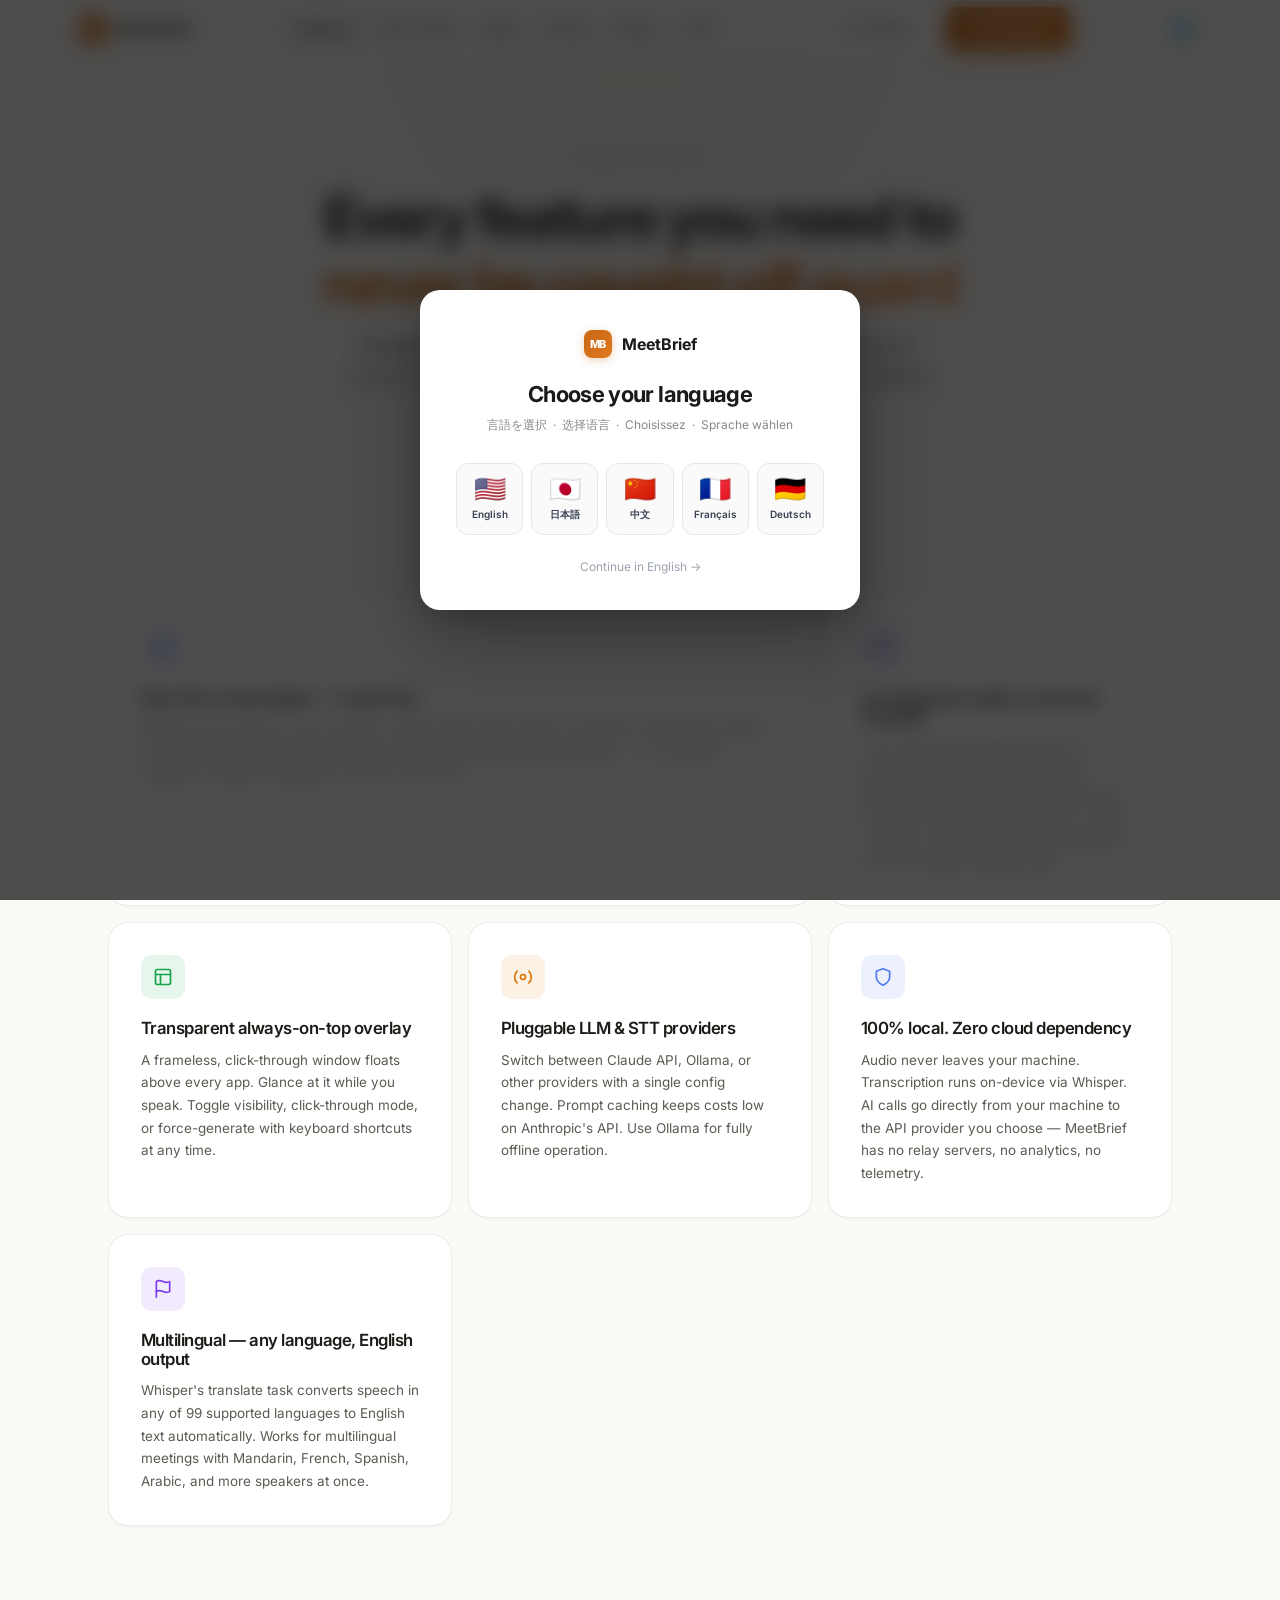
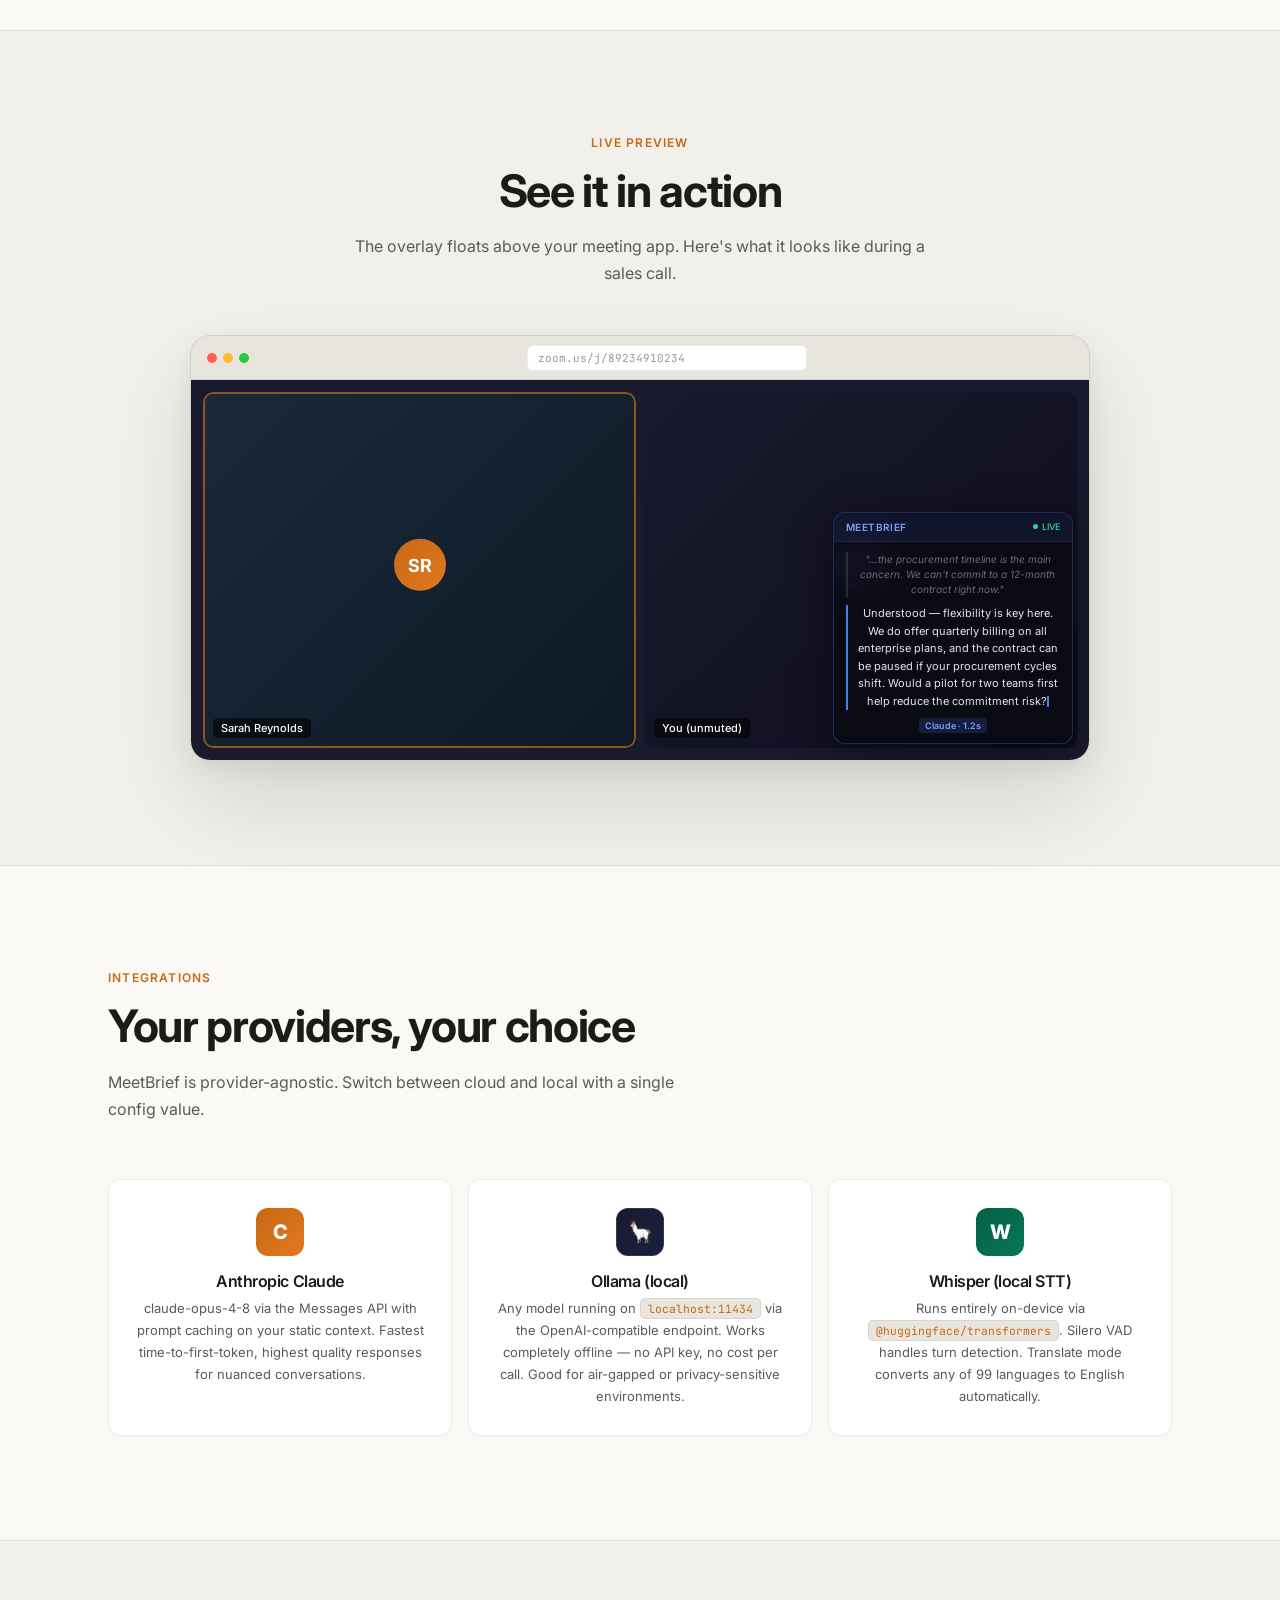
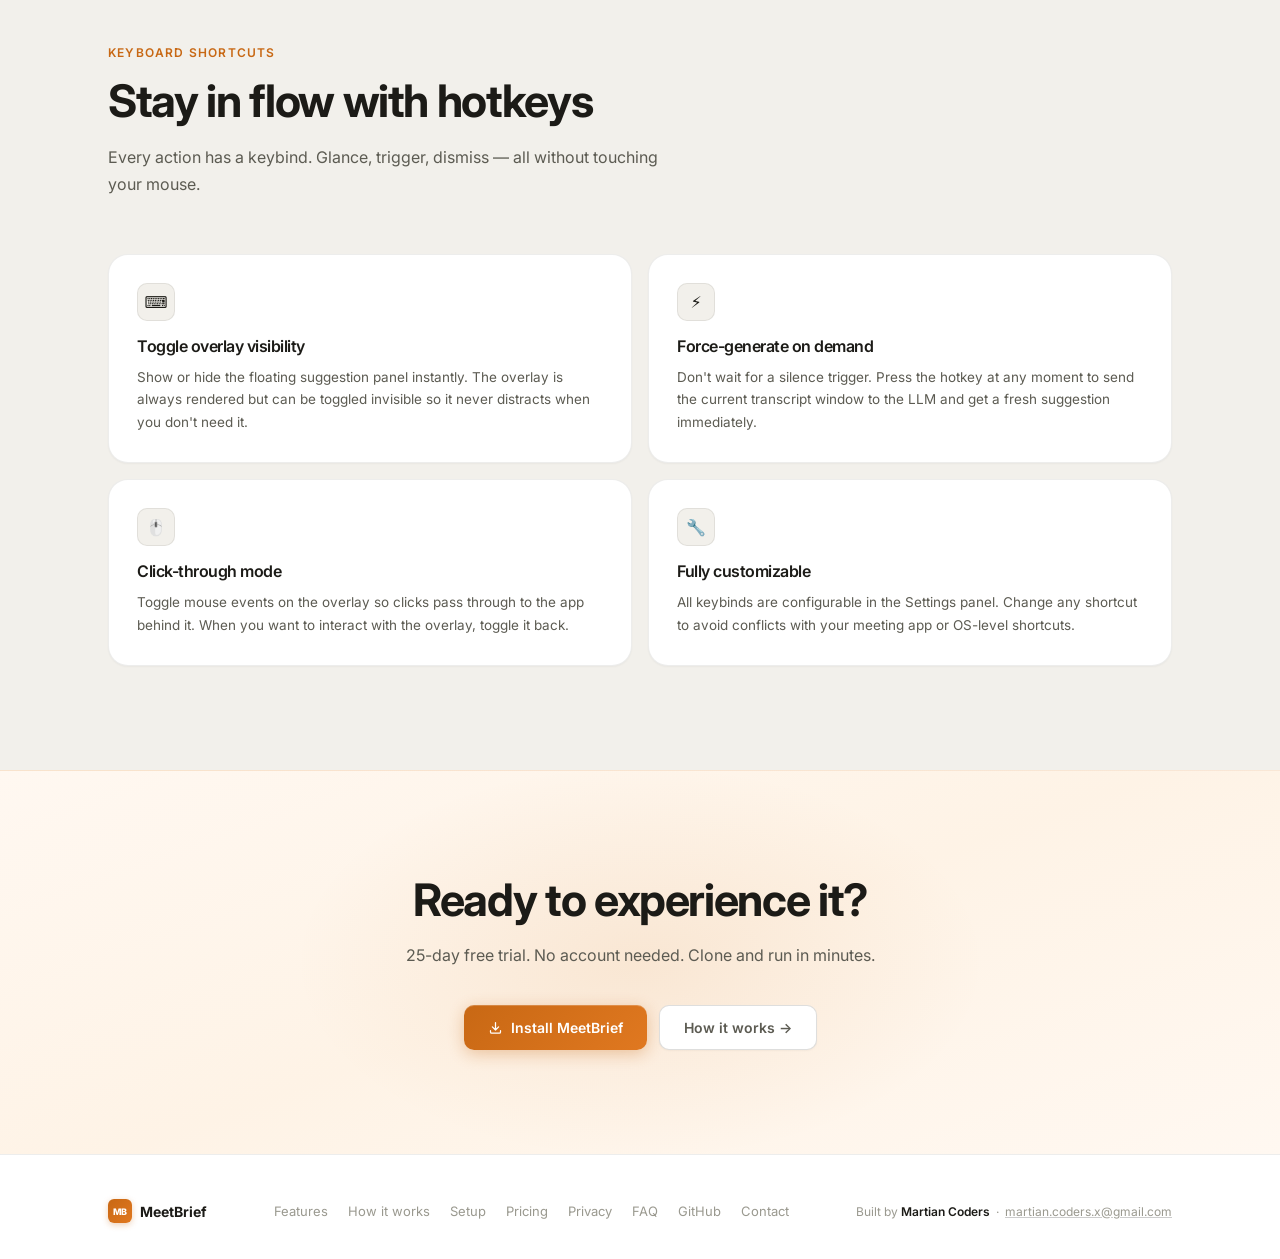
<file: features.html>
<!DOCTYPE html>
<html lang="en">
<head>
<meta charset="UTF-8">
<meta name="viewport" content="width=device-width, initial-scale=1.0">
<title>MeetBrief Features — Real-Time AI Transcription, Overlay & More</title>
<meta name="description" content="Explore all MeetBrief features: local Whisper transcription, streaming Claude AI replies, transparent meeting overlay, multilingual support, pluggable providers, and zero cloud dependency.">
<meta property="og:title" content="MeetBrief Features — Real-Time AI Meeting Assistant">
<meta property="og:description" content="Real-time transcription, streaming AI replies, transparent overlay, multilingual support. Runs 100% locally — no cloud, no relay servers.">
<meta property="og:type" content="website">
<link rel="preconnect" href="https://fonts.googleapis.com">
<link rel="preconnect" href="https://fonts.gstatic.com" crossorigin>
<link href="https://fonts.googleapis.com/css2?family=Inter:wght@300;400;500;600;700;800&family=JetBrains+Mono:wght@400;500&display=swap" rel="stylesheet">
<link rel="stylesheet" href="style.css">
</head>
<body>

<!-- Language picker -->
<div class="lp-overlay" id="lpOverlay">
  <div class="lp-card">
    <div class="lp-logo"><div class="nav-logo-mark">MB</div><span>MeetBrief</span></div>
    <h2 class="lp-title">Choose your language</h2>
    <p class="lp-sub">言語を選択 &nbsp;·&nbsp; 选择语言 &nbsp;·&nbsp; Choisissez &nbsp;·&nbsp; Sprache wählen</p>
    <div class="lp-options">
      <button class="lp-opt" onclick="selectLang('en')"><span class="lp-flag">🇺🇸</span><span class="lp-name">English</span></button>
      <button class="lp-opt" onclick="selectLang('ja')"><span class="lp-flag">🇯🇵</span><span class="lp-name">日本語</span></button>
      <button class="lp-opt" onclick="selectLang('zh')"><span class="lp-flag">🇨🇳</span><span class="lp-name">中文</span></button>
      <button class="lp-opt" onclick="selectLang('fr')"><span class="lp-flag">🇫🇷</span><span class="lp-name">Français</span></button>
      <button class="lp-opt" onclick="selectLang('de')"><span class="lp-flag">🇩🇪</span><span class="lp-name">Deutsch</span></button>
    </div>
    <button class="lp-skip" onclick="selectLang('en')">Continue in English →</button>
  </div>
</div>

<nav>
  <div class="nav-inner">
    <a href="index.html" class="nav-logo">
      <div class="nav-logo-mark">MB</div>
      MeetBrief
    </a>
    <ul class="nav-links">
      <li><a href="features.html" class="active">Features</a></li>
      <li><a href="how-it-works.html">How it works</a></li>
      <li><a href="install.html">Setup</a></li>
      <li><a href="pricing.html">Pricing</a></li>
      <li><a href="privacy.html">Privacy</a></li>
      <li><a href="faq.html">FAQ</a></li>
    </ul>
    <div class="nav-cta">
      <a href="https://github.com/martian-coder/TinyTools" target="_blank" class="btn btn-ghost">
        <svg viewBox="0 0 24 24" fill="currentColor"><path d="M12 2C6.477 2 2 6.484 2 12.017c0 4.425 2.865 8.18 6.839 9.504.5.092.682-.217.682-.483 0-.237-.008-.868-.013-1.703-2.782.605-3.369-1.343-3.369-1.343-.454-1.158-1.11-1.466-1.11-1.466-.908-.62.069-.608.069-.608 1.003.07 1.531 1.032 1.531 1.032.892 1.53 2.341 1.088 2.91.832.092-.647.35-1.088.636-1.338-2.22-.253-4.555-1.113-4.555-4.951 0-1.093.39-1.988 1.029-2.688-.103-.253-.446-1.272.098-2.65 0 0 .84-.27 2.75 1.026A9.564 9.564 0 0112 6.844c.85.004 1.705.115 2.504.337 1.909-1.296 2.747-1.027 2.747-1.027.546 1.379.202 2.398.1 2.651.64.7 1.028 1.595 1.028 2.688 0 3.848-2.339 4.695-4.566 4.943.359.309.678.92.678 1.855 0 1.338-.012 2.419-.012 2.747 0 .268.18.58.688.482A10.019 10.019 0 0022 12.017C22 6.484 17.522 2 12 2z"/></svg>
        GitHub
      </a>
      <a href="install.html" class="btn btn-primary">Get Started</a>
    </div>
    <button class="nav-lang-btn" id="navLangBtn" onclick="showLangPicker()" title="Change language" aria-label="Change language">🌐</button>
    <button class="nav-hamburger" id="navHamburger" aria-label="Open menu">
      <span></span><span></span><span></span>
    </button>
  </div>
</nav>
<div class="nav-mobile" id="navMobile">
  <a href="features.html">Features</a>
  <a href="how-it-works.html">How it works</a>
  <a href="install.html">Setup</a>
  <a href="pricing.html">Pricing</a>
  <a href="privacy.html">Privacy</a>
  <a href="faq.html">FAQ</a>
  <a href="install.html" class="btn btn-primary" style="margin-top:8px;">Get Started</a>
  <button onclick="showLangPicker()" style="margin-top:4px;background:rgba(0,0,0,0.04);border:1px solid var(--border2);border-radius:8px;padding:8px 14px;font-size:13px;font-weight:500;color:var(--text2);cursor:pointer;width:100%;font-family:inherit;">🌐 Change Language</button>
</div>

<section class="page-hero">
  <div class="container">
    <div class="page-breadcrumb"><a href="index.html">MeetBrief</a> / Features</div>
    <h1 class="fade-up" data-i18n-html="feat.hero.h1">Every feature you need to<br><span class="grad-text">never be caught off guard</span></h1>
    <p class="page-sub fade-up fade-up-delay-1" data-i18n="feat.hero.sub">MeetBrief combines local speech recognition, streaming AI responses, and an unobtrusive overlay into a single tool that works with any meeting platform.</p>
    <div class="fade-up fade-up-delay-2">
      <a href="install.html" class="btn btn-primary" data-i18n="feat.hero.cta">Start your free trial</a>
    </div>
  </div>
</section>

<!-- FULL BENTO -->
<section style="padding-top:0;">
  <div class="container">
    <div class="bento">
      <div class="bento-card wide fade-up fade-up-delay-1">
        <div class="bento-icon blue">
          <svg viewBox="0 0 24 24" fill="none" stroke="currentColor" stroke-width="2" stroke-linecap="round" stroke-linejoin="round"><path d="M12 1a3 3 0 0 0-3 3v8a3 3 0 0 0 6 0V4a3 3 0 0 0-3-3z"/><path d="M19 10v2a7 7 0 0 1-14 0v-2"/><line x1="12" y1="19" x2="12" y2="23"/><line x1="8" y1="23" x2="16" y2="23"/></svg>
        </div>
        <h3 data-i18n="feat.b1.h">Real-time transcription — hands free</h3>
        <p data-i18n="feat.b1.p">Whisper runs locally on your machine, capturing the other person's audio the moment they speak. A rolling 30-second transcript window is built and maintained automatically — no cloud API required, no latency waiting on a server round-trip.</p>
      </div>

      <div class="bento-card fade-up fade-up-delay-2">
        <div class="bento-icon violet">
          <svg viewBox="0 0 24 24" fill="none" stroke="currentColor" stroke-width="2" stroke-linecap="round" stroke-linejoin="round"><path d="M21 15a2 2 0 0 1-2 2H7l-4 4V5a2 2 0 0 1 2-2h14a2 2 0 0 1 2 2z"/></svg>
        </div>
        <h3 data-i18n="feat.b2.h">AI-suggested replies, streamed instantly</h3>
        <p data-i18n="feat.b2.p">The moment the speaker pauses (~1 second of silence), the LLM is fired. Responses stream token-by-token to the overlay so the first words appear in under a second. Context-aware and grounded in your pre-loaded meeting notes.</p>
      </div>

      <div class="bento-card fade-up fade-up-delay-1">
        <div class="bento-icon green">
          <svg viewBox="0 0 24 24" fill="none" stroke="currentColor" stroke-width="2" stroke-linecap="round" stroke-linejoin="round"><rect x="3" y="3" width="18" height="18" rx="2"/><path d="M3 9h18M9 21V9"/></svg>
        </div>
        <h3 data-i18n="feat.b3.h">Transparent always-on-top overlay</h3>
        <p data-i18n="feat.b3.p">A frameless, click-through window floats above every app. Glance at it while you speak. Toggle visibility, click-through mode, or force-generate with keyboard shortcuts at any time.</p>
      </div>

      <div class="bento-card fade-up fade-up-delay-2">
        <div class="bento-icon amber">
          <svg viewBox="0 0 24 24" fill="none" stroke="currentColor" stroke-width="2" stroke-linecap="round" stroke-linejoin="round"><circle cx="12" cy="12" r="3"/><path d="M19.07 4.93a10 10 0 0 1 0 14.14M4.93 4.93a10 10 0 0 0 0 14.14"/></svg>
        </div>
        <h3 data-i18n="feat.b4.h">Pluggable LLM & STT providers</h3>
        <p data-i18n="feat.b4.p">Switch between Claude API, Ollama, or other providers with a single config change. Prompt caching keeps costs low on Anthropic's API. Use Ollama for fully offline operation.</p>
      </div>

      <div class="bento-card fade-up fade-up-delay-3">
        <div class="bento-icon blue">
          <svg viewBox="0 0 24 24" fill="none" stroke="currentColor" stroke-width="2" stroke-linecap="round" stroke-linejoin="round"><path d="M12 22s8-4 8-10V5l-8-3-8 3v7c0 6 8 10 8 10z"/></svg>
        </div>
        <h3 data-i18n="feat.b5.h">100% local. Zero cloud dependency</h3>
        <p data-i18n="feat.b5.p">Audio never leaves your machine. Transcription runs on-device via Whisper. AI calls go directly from your machine to the API provider you choose — MeetBrief has no relay servers, no analytics, no telemetry.</p>
      </div>

      <div class="bento-card fade-up fade-up-delay-4">
        <div class="bento-icon violet">
          <svg viewBox="0 0 24 24" fill="none" stroke="currentColor" stroke-width="2" stroke-linecap="round" stroke-linejoin="round"><path d="M4 15s1-1 4-1 5 2 8 2 4-1 4-1V3s-1 1-4 1-5-2-8-2-4 1-4 1z"/><line x1="4" y1="22" x2="4" y2="15"/></svg>
        </div>
        <h3 data-i18n="feat.b6.h">Multilingual — any language, English output</h3>
        <p data-i18n="feat.b6.p">Whisper's translate task converts speech in any of 99 supported languages to English text automatically. Works for multilingual meetings with Mandarin, French, Spanish, Arabic, and more speakers at once.</p>
      </div>
    </div>
  </div>
</section>

<!-- DEMO -->
<section class="demo-section" style="background:var(--bg2); border-top:1px solid var(--border); border-bottom:1px solid var(--border);">
  <div class="container">
    <div class="section-eyebrow fade-up" data-i18n="feat.demo.eyebrow">Live preview</div>
    <h2 class="section-headline fade-up fade-up-delay-1" data-i18n="feat.demo.h2">See it in action</h2>
    <p class="section-sub fade-up fade-up-delay-2" style="margin:0 auto 48px; text-align:center;" data-i18n="feat.demo.sub">The overlay floats above your meeting app. Here's what it looks like during a sales call.</p>

    <div class="demo-browser fade-up fade-up-delay-2">
      <div class="demo-browser-bar">
        <div class="demo-browser-dots">
          <div class="dot dot-r"></div><div class="dot dot-y"></div><div class="dot dot-g"></div>
        </div>
        <div class="demo-browser-url">zoom.us/j/89234910234</div>
      </div>
      <div class="zoom-sim">
        <div class="zoom-tile zoom-tile-bg-1">
          <div class="zoom-speaking-ring"></div>
          <div class="zoom-avatar">SR</div>
          <div class="zoom-name">Sarah Reynolds</div>
        </div>
        <div class="zoom-tile zoom-tile-bg-2">
          <div class="zoom-avatar" style="background:linear-gradient(135deg,#4F79F5,#9F73F5);">You</div>
          <div class="zoom-name">You (unmuted)</div>
        </div>
        <div class="zoom-overlay">
          <div class="zo-head">
            <div class="zo-title">MEETBRIEF</div>
            <div class="zo-live"><div class="zo-live-dot"></div>LIVE</div>
          </div>
          <div class="zo-body">
            <div class="zo-heard">"…the procurement timeline is the main concern. We can't commit to a 12-month contract right now."</div>
            <div class="zo-response" id="zo-resp">Understood — flexibility is key here. We do offer quarterly billing on all enterprise plans, and the contract can be paused if your procurement cycles shift. Would a pilot for two teams first help reduce the commitment risk?<div class="zo-cursor"></div></div>
            <div class="zo-tag">Claude · 1.2s</div>
          </div>
        </div>
      </div>
    </div>
  </div>
</section>

<!-- PROVIDERS -->
<section>
  <div class="container">
    <div class="section-eyebrow fade-up" data-i18n="feat.prov.eyebrow">Integrations</div>
    <h2 class="section-headline fade-up fade-up-delay-1" data-i18n="feat.prov.h2">Your providers, your choice</h2>
    <p class="section-sub fade-up fade-up-delay-2" data-i18n="feat.prov.sub">MeetBrief is provider-agnostic. Switch between cloud and local with a single config value.</p>

    <div class="providers-grid">
      <div class="provider-card fade-up fade-up-delay-1">
        <div class="provider-logo anthropic">C</div>
        <h3 data-i18n="feat.prov.c1.h">Anthropic Claude</h3>
        <p data-i18n="feat.prov.c1.p">claude-opus-4-8 via the Messages API with prompt caching on your static context. Fastest time-to-first-token, highest quality responses for nuanced conversations.</p>
      </div>
      <div class="provider-card fade-up fade-up-delay-2">
        <div class="provider-logo ollama">🦙</div>
        <h3 data-i18n="feat.prov.c2.h">Ollama (local)</h3>
        <p data-i18n="feat.prov.c2.p">Any model running on <code>localhost:11434</code> via the OpenAI-compatible endpoint. Works completely offline — no API key, no cost per call. Good for air-gapped or privacy-sensitive environments.</p>
      </div>
      <div class="provider-card fade-up fade-up-delay-3">
        <div class="provider-logo whisper">W</div>
        <h3 data-i18n="feat.prov.c3.h">Whisper (local STT)</h3>
        <p data-i18n="feat.prov.c3.p">Runs entirely on-device via <code>@huggingface/transformers</code>. Silero VAD handles turn detection. Translate mode converts any of 99 languages to English automatically.</p>
      </div>
    </div>
  </div>
</section>

<!-- HOTKEYS -->
<section style="background:var(--bg2); border-top:1px solid var(--border);">
  <div class="container">
    <div class="section-eyebrow fade-up" data-i18n="feat.hot.eyebrow">Keyboard shortcuts</div>
    <h2 class="section-headline fade-up fade-up-delay-1" data-i18n="feat.hot.h2">Stay in flow with hotkeys</h2>
    <p class="section-sub fade-up fade-up-delay-2" data-i18n="feat.hot.sub">Every action has a keybind. Glance, trigger, dismiss — all without touching your mouse.</p>

    <div class="info-grid fade-up fade-up-delay-2">
      <div class="info-card">
        <div class="info-icon">⌨️</div>
        <h3 data-i18n="feat.hot.c1.h">Toggle overlay visibility</h3>
        <p data-i18n="feat.hot.c1.p">Show or hide the floating suggestion panel instantly. The overlay is always rendered but can be toggled invisible so it never distracts when you don't need it.</p>
      </div>
      <div class="info-card">
        <div class="info-icon">⚡</div>
        <h3 data-i18n="feat.hot.c2.h">Force-generate on demand</h3>
        <p data-i18n="feat.hot.c2.p">Don't wait for a silence trigger. Press the hotkey at any moment to send the current transcript window to the LLM and get a fresh suggestion immediately.</p>
      </div>
      <div class="info-card">
        <div class="info-icon">🖱️</div>
        <h3 data-i18n="feat.hot.c3.h">Click-through mode</h3>
        <p data-i18n="feat.hot.c3.p">Toggle mouse events on the overlay so clicks pass through to the app behind it. When you want to interact with the overlay, toggle it back.</p>
      </div>
      <div class="info-card">
        <div class="info-icon">🔧</div>
        <h3 data-i18n="feat.hot.c4.h">Fully customizable</h3>
        <p data-i18n="feat.hot.c4.p">All keybinds are configurable in the Settings panel. Change any shortcut to avoid conflicts with your meeting app or OS-level shortcuts.</p>
      </div>
    </div>
  </div>
</section>

<!-- CTA -->
<section class="cta-section">
  <div class="cta-glow"></div>
  <div class="container">
    <h2 class="fade-up" data-i18n="feat.cta.h2">Ready to experience it?</h2>
    <p class="fade-up fade-up-delay-1" data-i18n="feat.cta.sub">25-day free trial. No account needed. Clone and run in minutes.</p>
    <div class="cta-actions">
      <a href="install.html" class="btn btn-primary fade-up fade-up-delay-2">
        <svg viewBox="0 0 24 24" fill="none" stroke="currentColor" stroke-width="2" stroke-linecap="round" stroke-linejoin="round"><path d="M4 17v2a2 2 0 0 0 2 2h12a2 2 0 0 0 2-2v-2M7 11l5 5 5-5m-5-7v12"/></svg>
        <span data-i18n="feat.cta.btn1">Install MeetBrief</span>
      </a>
      <a href="how-it-works.html" class="btn btn-ghost fade-up fade-up-delay-3" data-i18n="feat.cta.btn2">How it works →</a>
    </div>
  </div>
</section>

<footer>
  <div class="container">
    <div class="footer-inner">
      <a href="index.html" class="footer-logo"><div class="footer-logo-mark">MB</div>MeetBrief</a>
      <ul class="footer-links">
        <li><a href="features.html">Features</a></li>
        <li><a href="how-it-works.html">How it works</a></li>
        <li><a href="install.html">Setup</a></li>
        <li><a href="pricing.html">Pricing</a></li>
        <li><a href="privacy.html">Privacy</a></li>
        <li><a href="faq.html">FAQ</a></li>
        <li><a href="https://github.com/martian-coder/TinyTools/tree/main/MeetingCopilot" target="_blank">GitHub</a></li>
        <li><a href="mailto:martian.coders.x@gmail.com">Contact</a></li>
      </ul>
      <div class="footer-right">Built by <strong>Martian Coders</strong> &nbsp;·&nbsp; <a href="mailto:martian.coders.x@gmail.com" style="color:inherit;text-decoration:underline;text-decoration-color:rgba(0,0,0,0.2);">martian.coders.x@gmail.com</a></div>
    </div>
  </div>
</footer>

<script>
const observer = new IntersectionObserver(
  entries => entries.forEach(e => { if (e.isIntersecting) e.target.classList.add('visible'); }),
  { threshold: 0.08, rootMargin: '0px 0px -40px 0px' }
);
document.querySelectorAll('.fade-up').forEach(el => observer.observe(el));

// Rotating overlay demo
const suggestions = [
  "Understood — flexibility is key here. We do offer quarterly billing on all enterprise plans. Would a pilot for two teams first help reduce the commitment risk?",
  "That's a fair concern. We've helped similar-sized teams roll out in phases — we could start with your sales team and expand from there.",
  "We've seen similar timelines before. Let me pull up what typically works for procurement-heavy organizations — a phased approach with a 60-day review."
];
const heards = [
  '"…the procurement timeline is the main concern. We can\'t commit to a 12-month contract right now."',
  '"What does onboarding actually look like for a team our size?"',
  '"I need to bring this back to the CFO — what\'s the typical ROI timeline?"'
];
let ti = 0;
function rotate() {
  const hEl = document.querySelector('.zo-heard');
  const rEl = document.getElementById('zo-resp');
  if (!hEl || !rEl) return;
  ti = (ti + 1) % suggestions.length;
  hEl.style.opacity = '0'; rEl.style.opacity = '0';
  setTimeout(() => {
    hEl.textContent = heards[ti]; hEl.style.opacity = '1';
    let i = 0; rEl.innerHTML = '';
    const iv = setInterval(() => {
      rEl.innerHTML = suggestions[ti].slice(0,i) + '<div class="zo-cursor"></div>';
      i += 3;
      if (i > suggestions[ti].length) { clearInterval(iv); rEl.innerHTML = suggestions[ti] + '<div class="zo-cursor"></div>'; rEl.style.opacity = '1'; }
    }, 22);
  }, 400);
}
setInterval(rotate, 7000);

// Hamburger
const hamburger = document.getElementById('navHamburger');
const navMobile = document.getElementById('navMobile');
if (hamburger && navMobile) {
  hamburger.addEventListener('click', () => {
    const open = navMobile.classList.toggle('open');
    hamburger.classList.toggle('open', open);
  });
  document.addEventListener('click', e => {
    if (!hamburger.contains(e.target) && !navMobile.contains(e.target)) {
      navMobile.classList.remove('open');
      hamburger.classList.remove('open');
    }
  });
}

// ── i18n ──
const langFlags = { en: '🇺🇸', ja: '🇯🇵', zh: '🇨🇳', fr: '🇫🇷', de: '🇩🇪' };
const i18n = {
  en: {
    'feat.hero.h1': 'Every feature you need to<br><span class="grad-text">never be caught off guard</span>',
    'feat.hero.sub': 'MeetBrief combines local speech recognition, streaming AI responses, and an unobtrusive overlay into a single tool that works with any meeting platform.',
    'feat.hero.cta': 'Start your free trial',
    'feat.b1.h': 'Real-time transcription — hands free',
    'feat.b1.p': "Whisper runs locally on your machine, capturing the other person's audio the moment they speak. A rolling 30-second transcript window is maintained automatically — no cloud API required.",
    'feat.b2.h': 'AI-suggested replies, streamed instantly',
    'feat.b2.p': 'The moment the speaker pauses (~1 second of silence), the LLM is fired. Responses stream token-by-token so the first words appear in under a second.',
    'feat.b3.h': 'Transparent always-on-top overlay',
    'feat.b3.p': 'A frameless, click-through window floats above every app. Toggle visibility, click-through mode, or force-generate with keyboard shortcuts at any time.',
    'feat.b4.h': 'Pluggable LLM & STT providers',
    'feat.b4.p': 'Switch between Claude API, Ollama, or other providers with a single config change. Use Ollama for fully offline operation.',
    'feat.b5.h': '100% local. Zero cloud dependency',
    'feat.b5.p': 'Audio never leaves your machine. Transcription runs on-device via Whisper. AI calls go directly from your machine to the API provider you choose.',
    'feat.b6.h': 'Multilingual — any language, English output',
    'feat.b6.p': "Whisper's translate task converts speech in any of 99 supported languages to English text automatically. Works for multilingual meetings.",
    'feat.demo.eyebrow': 'Live preview',
    'feat.demo.h2': 'See it in action',
    'feat.demo.sub': "The overlay floats above your meeting app. Here's what it looks like during a sales call.",
    'feat.prov.eyebrow': 'Integrations',
    'feat.prov.h2': 'Your providers, your choice',
    'feat.prov.sub': 'MeetBrief is provider-agnostic. Switch between cloud and local with a single config value.',
    'feat.prov.c1.h': 'Anthropic Claude',
    'feat.prov.c1.p': 'claude-opus-4-8 via the Messages API with prompt caching on your static context. Fastest time-to-first-token, highest quality responses.',
    'feat.prov.c2.h': 'Ollama (local)',
    'feat.prov.c2.p': 'Any model running on localhost:11434. Works completely offline — no API key, no cost per call. Good for privacy-sensitive environments.',
    'feat.prov.c3.h': 'Whisper (local STT)',
    'feat.prov.c3.p': 'Runs entirely on-device. Silero VAD handles turn detection. Translate mode converts any of 99 languages to English automatically.',
    'feat.hot.eyebrow': 'Keyboard shortcuts',
    'feat.hot.h2': 'Stay in flow with hotkeys',
    'feat.hot.sub': 'Every action has a keybind. Glance, trigger, dismiss — all without touching your mouse.',
    'feat.hot.c1.h': 'Toggle overlay visibility',
    'feat.hot.c1.p': "Show or hide the floating suggestion panel instantly. The overlay is always rendered but can be toggled invisible so it never distracts when you don't need it.",
    'feat.hot.c2.h': 'Force-generate on demand',
    'feat.hot.c2.p': "Don't wait for a silence trigger. Press the hotkey at any moment to send the current transcript window to the LLM and get a fresh suggestion immediately.",
    'feat.hot.c3.h': 'Click-through mode',
    'feat.hot.c3.p': 'Toggle mouse events on the overlay so clicks pass through to the app behind it. When you want to interact with the overlay, toggle it back.',
    'feat.hot.c4.h': 'Fully customizable',
    'feat.hot.c4.p': 'All keybinds are configurable in the Settings panel. Change any shortcut to avoid conflicts with your meeting app or OS-level shortcuts.',
    'feat.cta.h2': 'Ready to experience it?',
    'feat.cta.sub': '25-day free trial. No account needed. Clone and run in minutes.',
    'feat.cta.btn1': 'Install MeetBrief',
    'feat.cta.btn2': 'How it works →',
  },
  ja: {
    'feat.hero.h1': '不意を突かれないために<br><span class="grad-text">必要な全機能</span>',
    'feat.hero.sub': 'MeetBriefはローカル音声認識、AIリプライのストリーミング、邪魔にならないオーバーレイを一つのツールに統合し、あらゆる会議プラットフォームで動作します。',
    'feat.hero.cta': '無料トライアルを始める',
    'feat.b1.h': 'リアルタイム文字起こし — ハンズフリー',
    'feat.b1.p': 'Whisperがローカルで動作し、相手の音声をリアルタイムでキャプチャ。クラウドAPI不要で30秒のローリングウィンドウを自動管理します。',
    'feat.b2.h': 'AIの返答が即座にストリーミング',
    'feat.b2.p': '話者が一時停止するとLLMが起動。応答はトークンごとにストリーミングされ、最初の言葉が1秒未満で表示されます。',
    'feat.b3.h': '透明な常時最前面オーバーレイ',
    'feat.b3.p': 'フレームレスのクリックスルーウィンドウがすべてのアプリの上に浮かびます。ホットキーで表示・非表示・クリックスルーモードを切り替えられます。',
    'feat.b4.h': 'LLM・STTプロバイダーを柔軟に切替',
    'feat.b4.p': 'Claude API、Ollamaなどをconfig一つで切り替え。Ollamaを使えば完全オフラインで動作します。',
    'feat.b5.h': '100%ローカル。クラウド依存ゼロ',
    'feat.b5.p': '音声はマシン外に出ません。Whisperがオンデバイスで文字起こし。AI呼び出しはあなたのマシンから直接APIプロバイダーへ。',
    'feat.b6.h': '多言語対応 — どの言語も英語で出力',
    'feat.b6.p': 'Whisperの翻訳機能が99言語の音声を自動的に英語テキストに変換。多言語会議にも対応します。',
    'feat.demo.eyebrow': 'ライブプレビュー',
    'feat.demo.h2': '実際の動作を見る',
    'feat.demo.sub': 'オーバーレイが会議アプリの上に浮かびます。セールスコール中の見た目です。',
    'feat.prov.eyebrow': '連携',
    'feat.prov.h2': 'プロバイダーはあなたが選ぶ',
    'feat.prov.sub': 'MeetBriefはプロバイダー非依存。設定値一つでクラウドとローカルを切り替えられます。',
    'feat.prov.c1.h': 'Anthropic Claude',
    'feat.prov.c1.p': 'Messages APIとプロンプトキャッシングで最速のtime-to-first-token。高品質な応答を提供します。',
    'feat.prov.c2.h': 'Ollama（ローカル）',
    'feat.prov.c2.p': 'localhost:11434で動作。APIキー不要、完全オフライン。プライバシーを重視する環境に最適。',
    'feat.prov.c3.h': 'Whisper（ローカルSTT）',
    'feat.prov.c3.p': '完全オンデバイスで動作。Silero VADがターン検出。翻訳モードで99言語を自動英語変換。',
    'feat.hot.eyebrow': 'キーボードショートカット',
    'feat.hot.h2': 'ホットキーでフローを維持',
    'feat.hot.sub': 'すべての操作にキーバインドがあります。マウスを触らずにちらっと見て、起動して、消す。',
    'feat.hot.c1.h': 'オーバーレイの表示切替',
    'feat.hot.c1.p': '浮動パネルを瞬時に表示・非表示。必要ないときに邪魔にならないよう非表示にできます。',
    'feat.hot.c2.h': 'オンデマンドで強制生成',
    'feat.hot.c2.p': '沈黙トリガーを待たずに、任意のタイミングでホットキーを押して新しい提案を即座に取得。',
    'feat.hot.c3.h': 'クリックスルーモード',
    'feat.hot.c3.p': 'オーバーレイへのマウスイベントを切り替えて、背後のアプリにクリックを通過させます。',
    'feat.hot.c4.h': '完全カスタマイズ可能',
    'feat.hot.c4.p': 'すべてのキーバインドはSettingsパネルで設定可能。会議アプリやOSとの競合を避けられます。',
    'feat.cta.h2': '体験してみませんか？',
    'feat.cta.sub': '25日間無料トライアル。アカウント不要。クローンして数分で起動。',
    'feat.cta.btn1': 'MeetBriefをインストール',
    'feat.cta.btn2': '仕組みを見る →',
  },
  zh: {
    'feat.hero.h1': '您需要的一切功能，<br><span class="grad-text">永不措手不及</span>',
    'feat.hero.sub': 'MeetBrief将本地语音识别、流式AI回复和不干扰的叠加层整合为一个工具，适用于任何会议平台。',
    'feat.hero.cta': '开始免费试用',
    'feat.b1.h': '实时转录 — 解放双手',
    'feat.b1.p': 'Whisper在本地运行，实时捕获对方音频。无需云API，自动维护30秒滚动窗口。',
    'feat.b2.h': 'AI回复即时流式传输',
    'feat.b2.p': '说话者停顿时LLM立即启动。响应逐词流式传输，第一个词在不到一秒内出现。',
    'feat.b3.h': '透明的始终置顶叠加层',
    'feat.b3.p': '无框架的可穿透点击窗口悬浮在所有应用之上。用热键随时切换可见性和穿透模式。',
    'feat.b4.h': '可插拔的LLM和STT提供商',
    'feat.b4.p': '一个配置值即可切换Claude API、Ollama等提供商。使用Ollama实现完全离线操作。',
    'feat.b5.h': '100%本地。零云端依赖',
    'feat.b5.p': '音频永不离开您的设备。Whisper在设备上转录。AI调用直接从您的设备到您选择的API提供商。',
    'feat.b6.h': '多语言 — 任何语言，中文输出',
    'feat.b6.p': 'Whisper的翻译功能自动将99种语言的语音转换为文本。支持多语言会议。',
    'feat.demo.eyebrow': '实时预览',
    'feat.demo.h2': '查看实际效果',
    'feat.demo.sub': '叠加层悬浮在会议应用上方。这是销售通话中的实际样子。',
    'feat.prov.eyebrow': '集成',
    'feat.prov.h2': '您的提供商，您来选',
    'feat.prov.sub': 'MeetBrief与提供商无关。一个配置值即可在云端和本地之间切换。',
    'feat.prov.c1.h': 'Anthropic Claude',
    'feat.prov.c1.p': '通过Messages API和提示缓存实现最快的首词响应时间，提供最高质量的回复。',
    'feat.prov.c2.h': 'Ollama（本地）',
    'feat.prov.c2.p': '在localhost:11434运行。完全离线，无需API密钥，无调用费用。适合注重隐私的环境。',
    'feat.prov.c3.h': 'Whisper（本地STT）',
    'feat.prov.c3.p': '完全在设备上运行。Silero VAD处理轮次检测。翻译模式自动将99种语言转换为中文。',
    'feat.hot.eyebrow': '键盘快捷键',
    'feat.hot.h2': '用热键保持专注',
    'feat.hot.sub': '每个操作都有快捷键。瞥一眼、触发、关闭——全程不用碰鼠标。',
    'feat.hot.c1.h': '切换叠加层可见性',
    'feat.hot.c1.p': '即时显示或隐藏浮动建议面板。叠加层始终渲染，但可切换为不可见以避免干扰。',
    'feat.hot.c2.h': '按需强制生成',
    'feat.hot.c2.p': '无需等待沉默触发。随时按热键将当前转录窗口发送给LLM，立即获得新建议。',
    'feat.hot.c3.h': '穿透点击模式',
    'feat.hot.c3.p': '切换叠加层的鼠标事件，让点击穿透到后面的应用。需要与叠加层交互时再切换回来。',
    'feat.hot.c4.h': '完全可自定义',
    'feat.hot.c4.p': '所有快捷键均可在设置面板中配置，避免与会议应用或系统快捷键冲突。',
    'feat.cta.h2': '准备好体验了吗？',
    'feat.cta.sub': '25天免费试用。无需账号。克隆并在几分钟内运行。',
    'feat.cta.btn1': '安装MeetBrief',
    'feat.cta.btn2': '了解工作原理 →',
  },
  fr: {
    'feat.hero.h1': 'Toutes les fonctionnalités pour<br><span class="grad-text">ne jamais être pris au dépourvu</span>',
    'feat.hero.sub': "MeetBrief combine la reconnaissance vocale locale, les réponses IA en streaming et un overlay discret en un seul outil compatible avec toutes les plateformes de réunion.",
    'feat.hero.cta': 'Commencer l\'essai gratuit',
    'feat.b1.h': 'Transcription en temps réel — mains libres',
    'feat.b1.p': "Whisper fonctionne localement, capturant l'audio de l'interlocuteur dès qu'il parle. Une fenêtre glissante de 30 secondes est maintenue automatiquement — sans appel API cloud.",
    'feat.b2.h': 'Réponses IA diffusées instantanément',
    'feat.b2.p': "Dès que l'orateur fait une pause, le LLM s'active. Les réponses se diffusent mot par mot, les premiers mots apparaissant en moins d'une seconde.",
    'feat.b3.h': 'Overlay transparent toujours au premier plan',
    'feat.b3.p': "Une fenêtre sans cadre et cliquable flotte au-dessus de toutes les apps. Basculez la visibilité ou le mode click-through avec un raccourci clavier.",
    'feat.b4.h': 'Fournisseurs LLM et STT interchangeables',
    'feat.b4.p': "Basculez entre Claude API, Ollama ou d'autres fournisseurs avec une seule valeur de config. Utilisez Ollama pour un fonctionnement entièrement hors ligne.",
    'feat.b5.h': '100% local. Zéro dépendance cloud',
    'feat.b5.p': "L'audio ne quitte jamais votre machine. La transcription s'effectue sur l'appareil via Whisper. Les appels IA vont directement de votre machine au fournisseur API.",
    'feat.b6.h': 'Multilingue — toute langue, sortie en français',
    'feat.b6.p': "La tâche de traduction de Whisper convertit automatiquement 99 langues en texte. Idéal pour les réunions multilingues.",
    'feat.demo.eyebrow': 'Aperçu en direct',
    'feat.demo.h2': 'Voyez-le en action',
    'feat.demo.sub': "L'overlay flotte au-dessus de votre app de réunion. Voici à quoi ça ressemble lors d'un appel commercial.",
    'feat.prov.eyebrow': 'Intégrations',
    'feat.prov.h2': 'Vos fournisseurs, votre choix',
    'feat.prov.sub': "MeetBrief est agnostique en termes de fournisseurs. Basculez entre cloud et local avec une seule valeur de config.",
    'feat.prov.c1.h': 'Anthropic Claude',
    'feat.prov.c1.p': "claude-opus-4-8 via l'API Messages avec mise en cache du prompt. Le meilleur time-to-first-token et la meilleure qualité de réponse.",
    'feat.prov.c2.h': 'Ollama (local)',
    'feat.prov.c2.p': "N'importe quel modèle sur localhost:11434. Fonctionne entièrement hors ligne — sans clé API, sans coût par appel.",
    'feat.prov.c3.h': 'Whisper (STT local)',
    'feat.prov.c3.p': "Fonctionne entièrement sur l'appareil. Silero VAD gère la détection de tour. Le mode traduction convertit 99 langues en français automatiquement.",
    'feat.hot.eyebrow': 'Raccourcis clavier',
    'feat.hot.h2': 'Restez dans le flux avec les hotkeys',
    'feat.hot.sub': "Chaque action a un raccourci. Jetez un coup d'œil, déclenchez, masquez — sans toucher la souris.",
    'feat.hot.c1.h': "Basculer la visibilité de l'overlay",
    'feat.hot.c1.p': "Affichez ou masquez instantanément le panneau de suggestions flottant. L'overlay est toujours rendu mais peut être rendu invisible.",
    'feat.hot.c2.h': 'Génération forcée à la demande',
    'feat.hot.c2.p': "N'attendez pas le déclencheur de silence. Appuyez sur le hotkey à tout moment pour envoyer la fenêtre de transcription au LLM.",
    'feat.hot.c3.h': 'Mode click-through',
    'feat.hot.c3.p': "Basculez les événements souris de l'overlay pour que les clics passent à travers vers l'application derrière.",
    'feat.hot.c4.h': 'Entièrement personnalisable',
    'feat.hot.c4.p': "Tous les raccourcis sont configurables dans le panneau Paramètres pour éviter les conflits avec votre app de réunion.",
    'feat.cta.h2': 'Prêt à l\'essayer ?',
    'feat.cta.sub': "25 jours d'essai gratuit. Sans compte. Clonez et lancez en quelques minutes.",
    'feat.cta.btn1': 'Installer MeetBrief',
    'feat.cta.btn2': 'Comment ça marche →',
  },
  de: {
    'feat.hero.h1': 'Alle Funktionen, die Sie brauchen,<br><span class="grad-text">um nie unvorbereitet zu sein</span>',
    'feat.hero.sub': 'MeetBrief kombiniert lokale Spracherkennung, gestreamte KI-Antworten und ein unauffälliges Overlay in einem Tool, das mit jeder Meeting-Plattform funktioniert.',
    'feat.hero.cta': 'Kostenlose Testversion starten',
    'feat.b1.h': 'Echtzeit-Transkription — Freihändig',
    'feat.b1.p': 'Whisper läuft lokal und erfasst das Audio des Gesprächspartners sofort. Ein rollierendes 30-Sekunden-Fenster wird automatisch gepflegt — kein Cloud-API erforderlich.',
    'feat.b2.h': 'KI-Antworten sofort gestreamt',
    'feat.b2.p': 'Sobald der Sprecher pausiert, feuert das LLM. Antworten werden Token für Token gestreamt, sodass die ersten Wörter in unter einer Sekunde erscheinen.',
    'feat.b3.h': 'Transparentes immer-im-Vordergrund-Overlay',
    'feat.b3.p': 'Ein rahmenloses, klickdurchlässiges Fenster schwebt über jeder App. Schalten Sie Sichtbarkeit oder Klickdurchmodus jederzeit mit einem Hotkey um.',
    'feat.b4.h': 'Austauschbare LLM- und STT-Anbieter',
    'feat.b4.p': 'Wechseln Sie mit einem einzigen Config-Wert zwischen Claude API, Ollama und anderen. Verwenden Sie Ollama für vollständig offline Betrieb.',
    'feat.b5.h': '100% lokal. Null Cloud-Abhängigkeit',
    'feat.b5.p': 'Audio verlässt nie Ihr Gerät. Transkription läuft auf dem Gerät via Whisper. KI-Aufrufe gehen direkt von Ihrem Gerät zum gewählten API-Anbieter.',
    'feat.b6.h': 'Mehrsprachig — jede Sprache, Ausgabe auf Deutsch',
    'feat.b6.p': 'Whispers Übersetzungsfunktion wandelt Sprache in 99 Sprachen automatisch in Text um. Ideal für mehrsprachige Meetings.',
    'feat.demo.eyebrow': 'Live-Vorschau',
    'feat.demo.h2': 'In Aktion sehen',
    'feat.demo.sub': 'Das Overlay schwebt über Ihrer Meeting-App. So sieht es während eines Verkaufsgesprächs aus.',
    'feat.prov.eyebrow': 'Integrationen',
    'feat.prov.h2': 'Ihre Anbieter, Ihre Wahl',
    'feat.prov.sub': 'MeetBrief ist anbieterunabhängig. Wechseln Sie mit einem einzigen Config-Wert zwischen Cloud und lokal.',
    'feat.prov.c1.h': 'Anthropic Claude',
    'feat.prov.c1.p': 'claude-opus-4-8 über die Messages API mit Prompt-Caching. Schnellste Time-to-First-Token, höchste Antwortqualität.',
    'feat.prov.c2.h': 'Ollama (lokal)',
    'feat.prov.c2.p': 'Jedes Modell auf localhost:11434. Vollständig offline — kein API-Schlüssel, keine Kosten pro Aufruf.',
    'feat.prov.c3.h': 'Whisper (lokales STT)',
    'feat.prov.c3.p': 'Läuft vollständig auf dem Gerät. Silero VAD erkennt Gesprächswechsel. Übersetzungsmodus wandelt 99 Sprachen automatisch um.',
    'feat.hot.eyebrow': 'Tastaturkürzel',
    'feat.hot.h2': 'Mit Hotkeys im Fluss bleiben',
    'feat.hot.sub': 'Jede Aktion hat einen Shortcut. Kurz schauen, auslösen, ausblenden — alles ohne Maus.',
    'feat.hot.c1.h': 'Overlay-Sichtbarkeit umschalten',
    'feat.hot.c1.p': 'Zeigen oder verstecken Sie das schwebende Panel sofort. Das Overlay wird immer gerendert, kann aber unsichtbar geschaltet werden.',
    'feat.hot.c2.h': 'Auf Abruf generieren',
    'feat.hot.c2.p': 'Warten Sie nicht auf den Stille-Trigger. Drücken Sie jederzeit den Hotkey, um das aktuelle Transkriptfenster ans LLM zu senden.',
    'feat.hot.c3.h': 'Klickdurch-Modus',
    'feat.hot.c3.p': 'Schalten Sie Mausereignisse am Overlay um, sodass Klicks zur App dahinter durchgehen.',
    'feat.hot.c4.h': 'Vollständig anpassbar',
    'feat.hot.c4.p': 'Alle Shortcuts sind im Einstellungsbereich konfigurierbar, um Konflikte mit Ihrer Meeting-App zu vermeiden.',
    'feat.cta.h2': 'Bereit zum Ausprobieren?',
    'feat.cta.sub': '25 Tage kostenlose Testversion. Kein Konto. Klonen und in Minuten starten.',
    'feat.cta.btn1': 'MeetBrief installieren',
    'feat.cta.btn2': 'Wie es funktioniert →',
  }
};

function applyTranslations(lang) {
  const t = i18n[lang] || i18n.en;
  document.querySelectorAll('[data-i18n]').forEach(el => {
    const key = el.getAttribute('data-i18n');
    if (t[key] !== undefined) el.textContent = t[key];
  });
  document.querySelectorAll('[data-i18n-html]').forEach(el => {
    const key = el.getAttribute('data-i18n-html');
    if (t[key] !== undefined) el.innerHTML = t[key];
  });
  document.documentElement.lang = lang === 'zh' ? 'zh-CN' : lang;
}

function selectLang(lang) {
  localStorage.setItem('mb_lang', lang);
  const overlay = document.getElementById('lpOverlay');
  if (overlay) overlay.style.display = 'none';
  applyTranslations(lang);
  const btn = document.getElementById('navLangBtn');
  if (btn) btn.textContent = (langFlags[lang] || '🌐') + ' ' + lang.toUpperCase();
}

function showLangPicker() {
  const overlay = document.getElementById('lpOverlay');
  if (!overlay) return;
  overlay.style.display = 'flex';
  const card = overlay.querySelector('.lp-card');
  if (card) { card.style.animation = 'none'; card.offsetHeight; card.style.animation = ''; }
}

(function initLang() {
  const saved = localStorage.getItem('mb_lang');
  if (saved) {
    const overlay = document.getElementById('lpOverlay');
    if (overlay) overlay.style.display = 'none';
    applyTranslations(saved);
    const btn = document.getElementById('navLangBtn');
    if (btn) btn.textContent = (langFlags[saved] || '🌐') + ' ' + saved.toUpperCase();
  }
})();
</script>
</body>
</html>
</file>
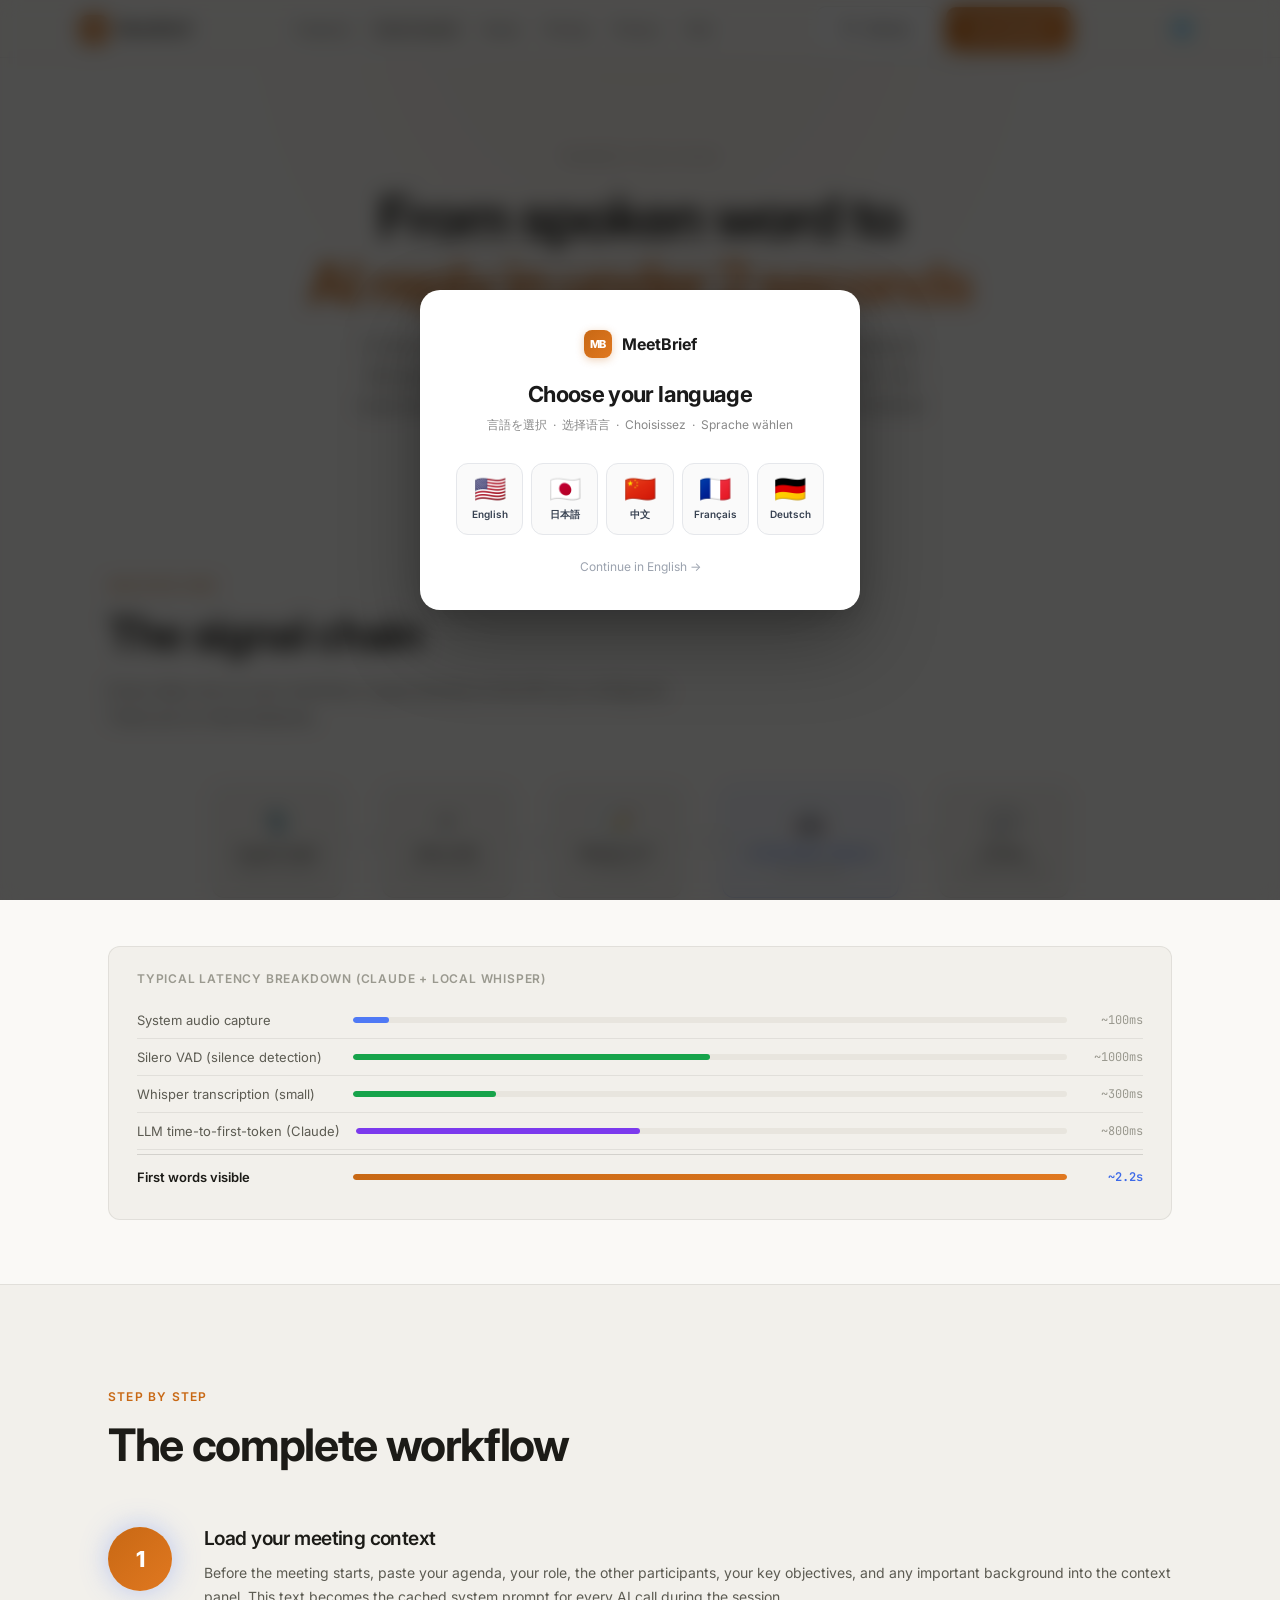
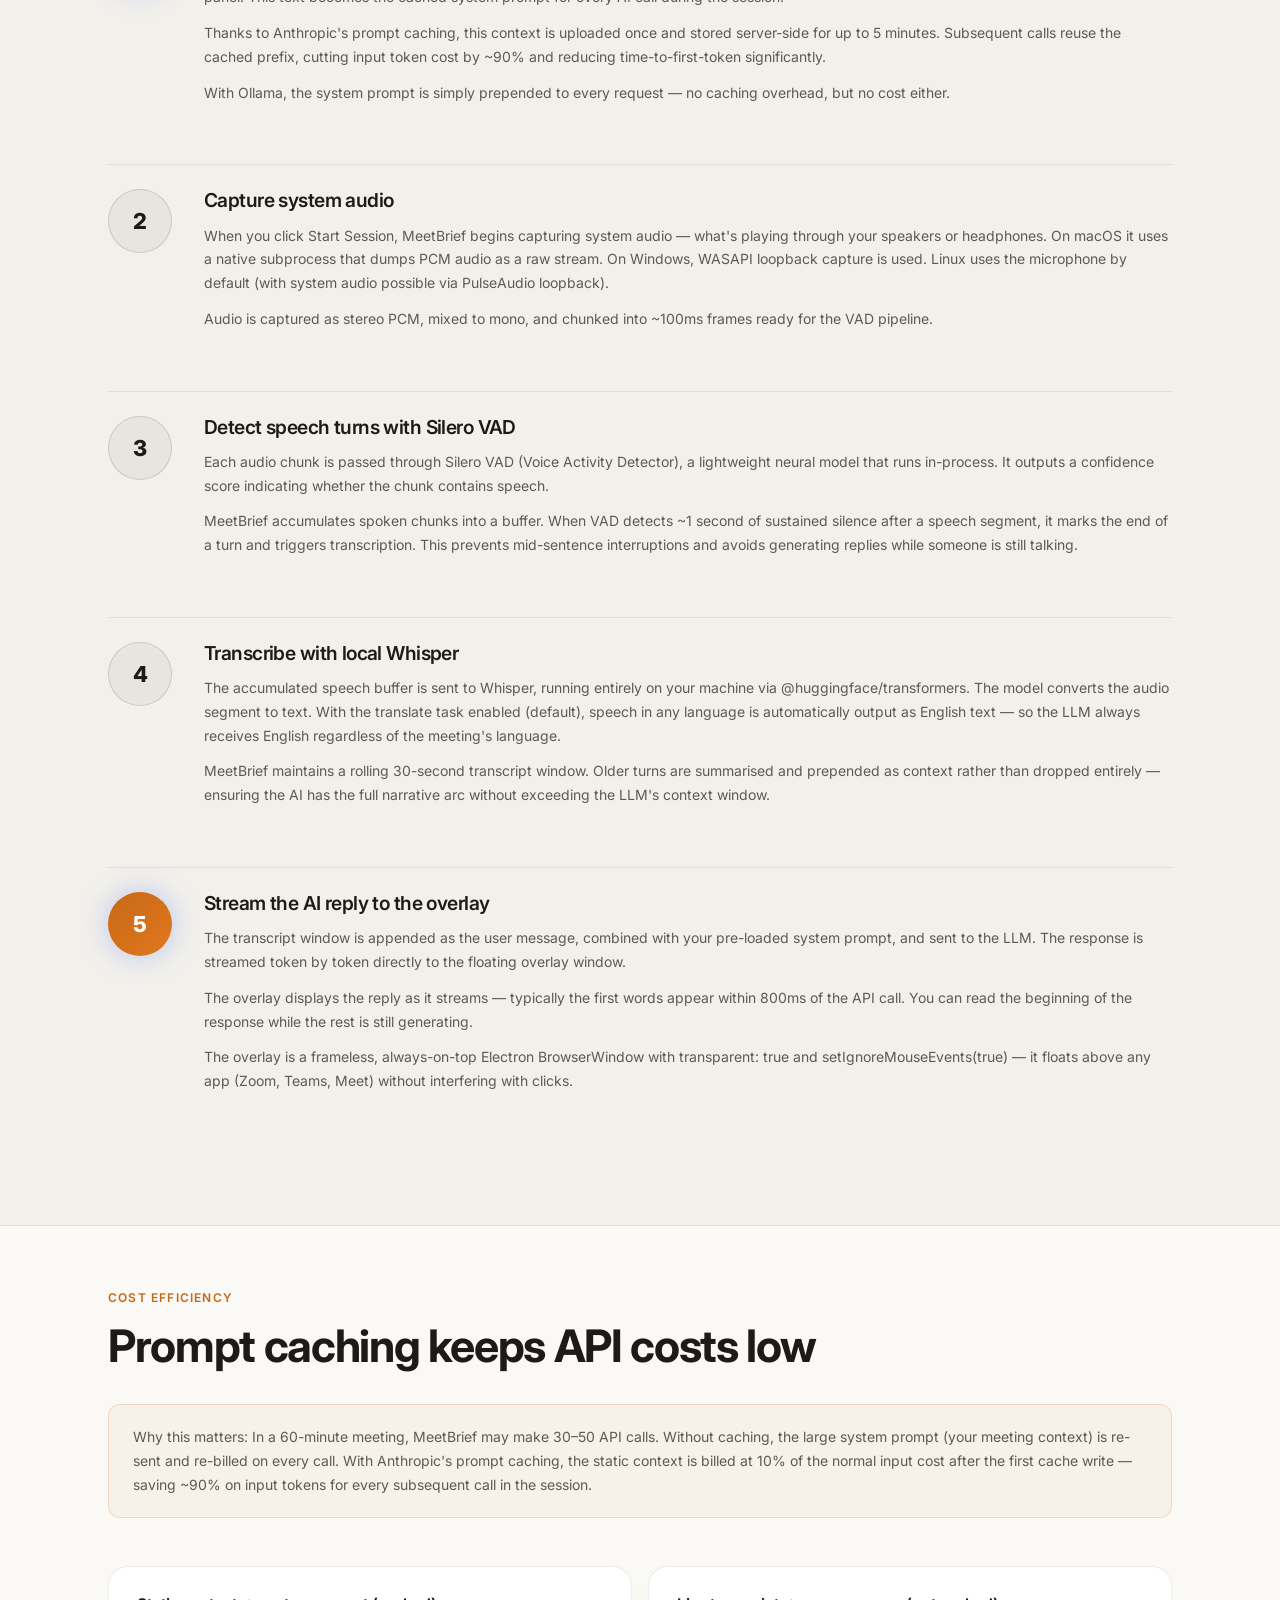
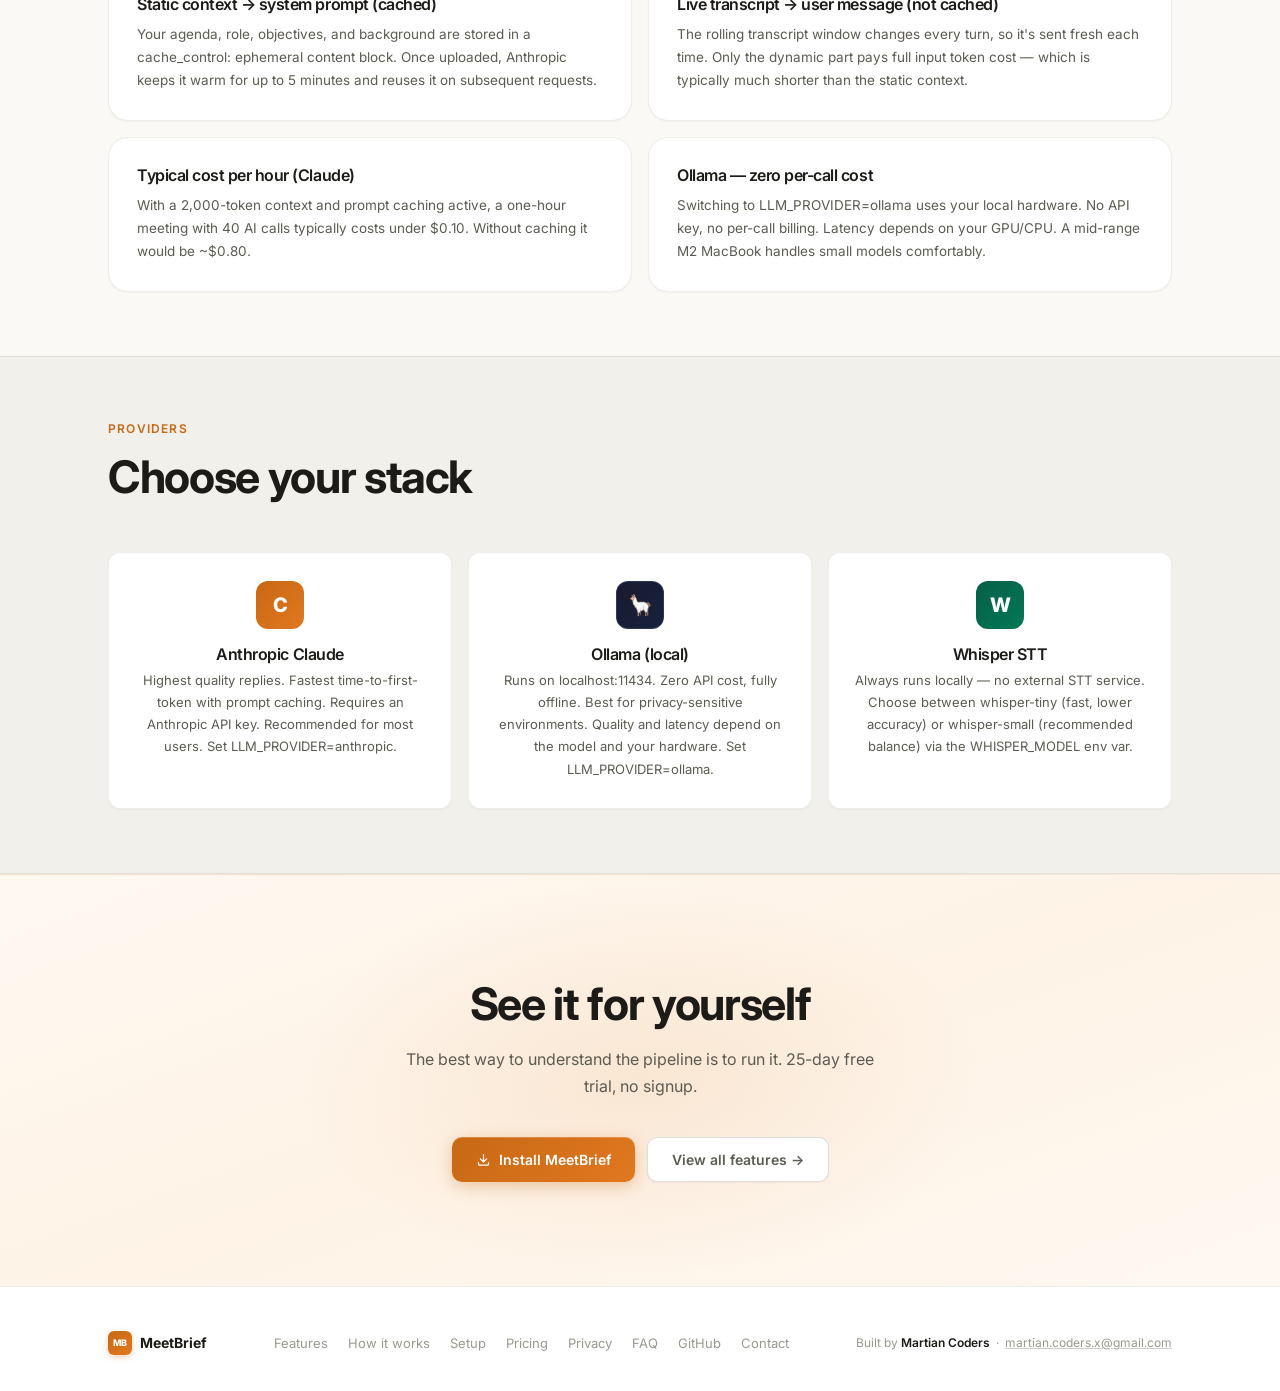
<file: how-it-works.html>
<!DOCTYPE html>
<html lang="en">
<head>
<meta charset="UTF-8">
<meta name="viewport" content="width=device-width, initial-scale=1.0">
<title>How MeetBrief Works — Whisper STT, Silero VAD & Streaming AI Replies</title>
<meta name="description" content="How MeetBrief works: system audio captured locally, Whisper transcribes speech on-device, Silero VAD detects turn boundaries, Claude streams a suggested reply in under 2 seconds.">
<meta property="og:title" content="How MeetBrief Works — Local AI Meeting Assistant Architecture">
<meta property="og:description" content="System audio → Silero VAD → local Whisper transcription → Claude streaming response. End-to-end local pipeline with no relay servers.">
<meta property="og:type" content="website">
<link rel="preconnect" href="https://fonts.googleapis.com">
<link rel="preconnect" href="https://fonts.gstatic.com" crossorigin>
<link href="https://fonts.googleapis.com/css2?family=Inter:wght@300;400;500;600;700;800&family=JetBrains+Mono:wght@400;500&display=swap" rel="stylesheet">
<link rel="stylesheet" href="style.css">
<style>
/* Architecture flow diagram */
.arch-flow {
  display: flex; align-items: center; gap: 0; margin: 48px 0;
  flex-wrap: wrap; justify-content: center;
}
.arch-node {
  background: var(--bg2); border: 1px solid var(--border);
  border-radius: 12px; padding: 20px 24px; text-align: center;
  min-width: 130px; position: relative;
}
.arch-node:hover { border-color: var(--border2); }
.arch-node-icon { font-size: 24px; margin-bottom: 8px; }
.arch-node-label { font-size: 12px; font-weight: 600; color: var(--text); }
.arch-node-sub { font-size: 11px; color: var(--text3); margin-top: 3px; }
.arch-arrow {
  width: 40px; height: 2px; background: var(--border2);
  position: relative; flex-shrink: 0;
}
.arch-arrow::after {
  content: ''; position: absolute; right: -5px; top: -4px;
  border: 5px solid transparent; border-left-color: var(--border2);
}
.arch-node.highlight { border-color: rgba(79,121,245,0.3); background: rgba(79,121,245,0.06); }
.arch-node.highlight .arch-node-label { color: var(--blue2); }

.latency-bar {
  background: var(--bg2); border: 1px solid var(--border);
  border-radius: 12px; padding: 24px 28px; margin-top: 32px;
}
.latency-row {
  display: flex; align-items: center; gap: 16px;
  padding: 10px 0; border-bottom: 1px solid var(--border);
}
.latency-row:last-child { border-bottom: none; }
.latency-label { font-size: 13px; color: var(--text2); min-width: 200px; }
.latency-track { flex: 1; height: 6px; background: var(--bg3); border-radius: 3px; overflow: hidden; }
.latency-fill { height: 100%; border-radius: 3px; }
.latency-fill.blue { background: var(--blue); }
.latency-fill.green { background: var(--green); }
.latency-fill.violet { background: var(--violet); }
.latency-value { font-size: 12px; color: var(--text3); font-family: var(--mono); min-width: 60px; text-align: right; }

.step-detail {
  display: grid; grid-template-columns: auto 1fr; gap: 24px 32px;
  align-items: start; margin: 16px 0;
}
.step-num-lg {
  width: 64px; height: 64px; border-radius: 50%; flex-shrink: 0;
  display: flex; align-items: center; justify-content: center;
  font-size: 22px; font-weight: 800; color: var(--text);
  background: var(--bg3); border: 1px solid var(--border2);
}
.step-num-lg.active {
  background: var(--grad); border: none;
  box-shadow: 0 0 28px rgba(79,121,245,0.35);
  color: #fff;
}
.step-content h3 { font-size: 1.2rem; margin-bottom: 12px; }
.step-content p  { font-size: 14px; margin-bottom: 12px; }
.step-divider { grid-column: 1 / -1; height: 1px; background: var(--border); margin: 24px 0 8px; }
</style>
</head>
<body>

<!-- Language picker -->
<div class="lp-overlay" id="lpOverlay">
  <div class="lp-card">
    <div class="lp-logo"><div class="nav-logo-mark">MB</div><span>MeetBrief</span></div>
    <h2 class="lp-title">Choose your language</h2>
    <p class="lp-sub">言語を選択 &nbsp;·&nbsp; 选择语言 &nbsp;·&nbsp; Choisissez &nbsp;·&nbsp; Sprache wählen</p>
    <div class="lp-options">
      <button class="lp-opt" onclick="selectLang('en')"><span class="lp-flag">🇺🇸</span><span class="lp-name">English</span></button>
      <button class="lp-opt" onclick="selectLang('ja')"><span class="lp-flag">🇯🇵</span><span class="lp-name">日本語</span></button>
      <button class="lp-opt" onclick="selectLang('zh')"><span class="lp-flag">🇨🇳</span><span class="lp-name">中文</span></button>
      <button class="lp-opt" onclick="selectLang('fr')"><span class="lp-flag">🇫🇷</span><span class="lp-name">Français</span></button>
      <button class="lp-opt" onclick="selectLang('de')"><span class="lp-flag">🇩🇪</span><span class="lp-name">Deutsch</span></button>
    </div>
    <button class="lp-skip" onclick="selectLang('en')">Continue in English →</button>
  </div>
</div>

<nav>
  <div class="nav-inner">
    <a href="index.html" class="nav-logo">
      <div class="nav-logo-mark">MB</div>
      MeetBrief
    </a>
    <ul class="nav-links">
      <li><a href="features.html">Features</a></li>
      <li><a href="how-it-works.html" class="active">How it works</a></li>
      <li><a href="install.html">Setup</a></li>
      <li><a href="pricing.html">Pricing</a></li>
      <li><a href="privacy.html">Privacy</a></li>
      <li><a href="faq.html">FAQ</a></li>
    </ul>
    <div class="nav-cta">
      <a href="https://github.com/martian-coder/TinyTools" target="_blank" class="btn btn-ghost">
        <svg viewBox="0 0 24 24" fill="currentColor"><path d="M12 2C6.477 2 2 6.484 2 12.017c0 4.425 2.865 8.18 6.839 9.504.5.092.682-.217.682-.483 0-.237-.008-.868-.013-1.703-2.782.605-3.369-1.343-3.369-1.343-.454-1.158-1.11-1.466-1.11-1.466-.908-.62.069-.608.069-.608 1.003.07 1.531 1.032 1.531 1.032.892 1.53 2.341 1.088 2.91.832.092-.647.35-1.088.636-1.338-2.22-.253-4.555-1.113-4.555-4.951 0-1.093.39-1.988 1.029-2.688-.103-.253-.446-1.272.098-2.65 0 0 .84-.27 2.75 1.026A9.564 9.564 0 0112 6.844c.85.004 1.705.115 2.504.337 1.909-1.296 2.747-1.027 2.747-1.027.546 1.379.202 2.398.1 2.651.64.7 1.028 1.595 1.028 2.688 0 3.848-2.339 4.695-4.566 4.943.359.309.678.92.678 1.855 0 1.338-.012 2.419-.012 2.747 0 .268.18.58.688.482A10.019 10.019 0 0022 12.017C22 6.484 17.522 2 12 2z"/></svg>
        GitHub
      </a>
      <a href="install.html" class="btn btn-primary" data-i18n="hiw2.nav.getStarted">Get Started</a>
    </div>
    <button class="nav-lang-btn" id="navLangBtn" onclick="showLangPicker()" title="Change language" aria-label="Change language">🌐</button>
    <button class="nav-hamburger" id="navHamburger" aria-label="Open menu">
      <span></span><span></span><span></span>
    </button>
  </div>
</nav>
<div class="nav-mobile" id="navMobile">
  <a href="features.html">Features</a>
  <a href="how-it-works.html">How it works</a>
  <a href="install.html">Setup</a>
  <a href="pricing.html">Pricing</a>
  <a href="privacy.html">Privacy</a>
  <a href="faq.html">FAQ</a>
  <a href="install.html" class="btn btn-primary" style="margin-top:8px;">Get Started</a>
  <button onclick="showLangPicker()" style="margin-top:4px;background:rgba(0,0,0,0.04);border:1px solid var(--border2);border-radius:8px;padding:8px 14px;font-size:13px;font-weight:500;color:var(--text2);cursor:pointer;width:100%;font-family:inherit;">🌐 Change Language</button>
</div>

<section class="page-hero">
  <div class="container">
    <div class="page-breadcrumb"><a href="index.html">MeetBrief</a> / <span data-i18n="hiw2.breadcrumb">How it works</span></div>
    <h1 class="fade-up" data-i18n-html="hiw2.hero.h1">From spoken word to<br><span class="grad-text">AI reply in under 2 seconds</span></h1>
    <p class="page-sub fade-up fade-up-delay-1" data-i18n="hiw2.hero.sub">A fully local pipeline: system audio captured on-device, transcribed by Whisper, turn-segmented by VAD, then sent to your chosen LLM. The response streams token-by-token to the overlay before you've finished listening.</p>
  </div>
</section>

<!-- ARCHITECTURE FLOW -->
<section style="padding-top:0; padding-bottom:64px;">
  <div class="container">
    <div class="section-eyebrow fade-up" data-i18n="hiw2.arch.eyebrow">Architecture</div>
    <h2 class="section-headline fade-up fade-up-delay-1" data-i18n="hiw2.arch.headline">The signal chain</h2>
    <p class="section-sub fade-up fade-up-delay-2" data-i18n="hiw2.arch.sub">Every step runs on your machine or goes directly to the API you configured. There are no intermediaries.</p>

    <div class="arch-flow fade-up fade-up-delay-2">
      <div class="arch-node">
        <div class="arch-node-icon">🎙️</div>
        <div class="arch-node-label" data-i18n="hiw2.arch.node1">System Audio</div>
        <div class="arch-node-sub" data-i18n="hiw2.arch.node1sub">100ms chunks</div>
      </div>
      <div class="arch-arrow"></div>
      <div class="arch-node">
        <div class="arch-node-icon">⚡</div>
        <div class="arch-node-label" data-i18n="hiw2.arch.node2">Silero VAD</div>
        <div class="arch-node-sub" data-i18n="hiw2.arch.node2sub">Turn detection</div>
      </div>
      <div class="arch-arrow"></div>
      <div class="arch-node">
        <div class="arch-node-icon">📝</div>
        <div class="arch-node-label" data-i18n="hiw2.arch.node3">Whisper STT</div>
        <div class="arch-node-sub" data-i18n="hiw2.arch.node3sub">On-device</div>
      </div>
      <div class="arch-arrow"></div>
      <div class="arch-node highlight">
        <div class="arch-node-icon">🤖</div>
        <div class="arch-node-label" data-i18n="hiw2.arch.node4">LLM (Claude / Ollama)</div>
        <div class="arch-node-sub" data-i18n="hiw2.arch.node4sub">Your API key</div>
      </div>
      <div class="arch-arrow"></div>
      <div class="arch-node">
        <div class="arch-node-icon">💬</div>
        <div class="arch-node-label" data-i18n="hiw2.arch.node5">Overlay</div>
        <div class="arch-node-sub" data-i18n="hiw2.arch.node5sub">Streamed reply</div>
      </div>
    </div>

    <div class="latency-bar fade-up fade-up-delay-3">
      <div style="font-size:12px; font-weight:600; color:var(--text3); text-transform:uppercase; letter-spacing:0.8px; margin-bottom:16px;" data-i18n="hiw2.latency.title">Typical latency breakdown (Claude + local Whisper)</div>
      <div class="latency-row">
        <div class="latency-label" data-i18n="hiw2.latency.row1">System audio capture</div>
        <div class="latency-track"><div class="latency-fill blue" style="width:5%"></div></div>
        <div class="latency-value">~100ms</div>
      </div>
      <div class="latency-row">
        <div class="latency-label" data-i18n="hiw2.latency.row2">Silero VAD (silence detection)</div>
        <div class="latency-track"><div class="latency-fill green" style="width:50%"></div></div>
        <div class="latency-value">~1000ms</div>
      </div>
      <div class="latency-row">
        <div class="latency-label" data-i18n="hiw2.latency.row3">Whisper transcription (small)</div>
        <div class="latency-track"><div class="latency-fill green" style="width:20%"></div></div>
        <div class="latency-value">~300ms</div>
      </div>
      <div class="latency-row">
        <div class="latency-label" data-i18n="hiw2.latency.row4">LLM time-to-first-token (Claude)</div>
        <div class="latency-track"><div class="latency-fill violet" style="width:40%"></div></div>
        <div class="latency-value">~800ms</div>
      </div>
      <div class="latency-row" style="border-top:1px solid var(--border2); margin-top:4px; padding-top:14px;">
        <div class="latency-label"><strong style="color:var(--text);" data-i18n="hiw2.latency.total">First words visible</strong></div>
        <div class="latency-track"><div class="latency-fill" style="width:100%; background: var(--grad);"></div></div>
        <div class="latency-value" style="color:var(--blue2); font-weight:600;">~2.2s</div>
      </div>
    </div>
  </div>
</section>

<!-- DETAILED STEPS -->
<section class="hiw-section">
  <div class="container">
    <div class="section-eyebrow fade-up" data-i18n="hiw2.steps.eyebrow">Step by step</div>
    <h2 class="section-headline fade-up fade-up-delay-1" data-i18n="hiw2.steps.headline">The complete workflow</h2>

    <div style="margin-top:56px;">

      <div class="step-detail fade-up fade-up-delay-1">
        <div class="step-num-lg active">1</div>
        <div class="step-content">
          <h3 data-i18n="hiw2.step1.h3">Load your meeting context</h3>
          <p data-i18n="hiw2.step1.p1">Before the meeting starts, paste your agenda, your role, the other participants, your key objectives, and any important background into the context panel. This text becomes the cached system prompt for every AI call during the session.</p>
          <p data-i18n="hiw2.step1.p2">Thanks to Anthropic's prompt caching, this context is uploaded once and stored server-side for up to 5 minutes. Subsequent calls reuse the cached prefix, cutting input token cost by ~90% and reducing time-to-first-token significantly.</p>
          <p data-i18n="hiw2.step1.p3">With Ollama, the system prompt is simply prepended to every request — no caching overhead, but no cost either.</p>
        </div>
        <div class="step-divider"></div>
      </div>

      <div class="step-detail fade-up fade-up-delay-1">
        <div class="step-num-lg">2</div>
        <div class="step-content">
          <h3 data-i18n="hiw2.step2.h3">Capture system audio</h3>
          <p data-i18n="hiw2.step2.p1">When you click Start Session, MeetBrief begins capturing system audio — what's playing through your speakers or headphones. On macOS it uses a native subprocess that dumps PCM audio as a raw stream. On Windows, WASAPI loopback capture is used. Linux uses the microphone by default (with system audio possible via PulseAudio loopback).</p>
          <p data-i18n="hiw2.step2.p2">Audio is captured as stereo PCM, mixed to mono, and chunked into ~100ms frames ready for the VAD pipeline.</p>
        </div>
        <div class="step-divider"></div>
      </div>

      <div class="step-detail fade-up fade-up-delay-1">
        <div class="step-num-lg">3</div>
        <div class="step-content">
          <h3 data-i18n="hiw2.step3.h3">Detect speech turns with Silero VAD</h3>
          <p data-i18n="hiw2.step3.p1">Each audio chunk is passed through Silero VAD (Voice Activity Detector), a lightweight neural model that runs in-process. It outputs a confidence score indicating whether the chunk contains speech.</p>
          <p data-i18n="hiw2.step3.p2">MeetBrief accumulates spoken chunks into a buffer. When VAD detects ~1 second of sustained silence after a speech segment, it marks the end of a turn and triggers transcription. This prevents mid-sentence interruptions and avoids generating replies while someone is still talking.</p>
        </div>
        <div class="step-divider"></div>
      </div>

      <div class="step-detail fade-up fade-up-delay-1">
        <div class="step-num-lg">4</div>
        <div class="step-content">
          <h3 data-i18n="hiw2.step4.h3">Transcribe with local Whisper</h3>
          <p data-i18n="hiw2.step4.p1">The accumulated speech buffer is sent to Whisper, running entirely on your machine via @huggingface/transformers. The model converts the audio segment to text. With the translate task enabled (default), speech in any language is automatically output as English text — so the LLM always receives English regardless of the meeting's language.</p>
          <p data-i18n="hiw2.step4.p2">MeetBrief maintains a rolling 30-second transcript window. Older turns are summarised and prepended as context rather than dropped entirely — ensuring the AI has the full narrative arc without exceeding the LLM's context window.</p>
        </div>
        <div class="step-divider"></div>
      </div>

      <div class="step-detail fade-up fade-up-delay-1">
        <div class="step-num-lg active">5</div>
        <div class="step-content">
          <h3 data-i18n="hiw2.step5.h3">Stream the AI reply to the overlay</h3>
          <p data-i18n="hiw2.step5.p1">The transcript window is appended as the user message, combined with your pre-loaded system prompt, and sent to the LLM. The response is streamed token by token directly to the floating overlay window.</p>
          <p data-i18n="hiw2.step5.p2">The overlay displays the reply as it streams — typically the first words appear within 800ms of the API call. You can read the beginning of the response while the rest is still generating.</p>
          <p data-i18n="hiw2.step5.p3">The overlay is a frameless, always-on-top Electron BrowserWindow with transparent: true and setIgnoreMouseEvents(true) — it floats above any app (Zoom, Teams, Meet) without interfering with clicks.</p>
        </div>
      </div>

    </div>
  </div>
</section>

<!-- PROMPT CACHING CALLOUT -->
<section style="padding-top:64px; padding-bottom:64px;">
  <div class="container">
    <div class="section-eyebrow fade-up" data-i18n="hiw2.cache.eyebrow">Cost efficiency</div>
    <h2 class="section-headline fade-up fade-up-delay-1" data-i18n="hiw2.cache.headline">Prompt caching keeps API costs low</h2>

    <div class="callout fade-up fade-up-delay-2" data-i18n="hiw2.cache.callout">
      Why this matters: In a 60-minute meeting, MeetBrief may make 30–50 API calls. Without caching, the large system prompt (your meeting context) is re-sent and re-billed on every call. With Anthropic's prompt caching, the static context is billed at 10% of the normal input cost after the first cache write — saving ~90% on input tokens for every subsequent call in the session.
    </div>

    <div class="info-grid fade-up fade-up-delay-2">
      <div class="info-card">
        <h3 data-i18n="hiw2.card1.h3">Static context → system prompt (cached)</h3>
        <p data-i18n="hiw2.card1.p">Your agenda, role, objectives, and background are stored in a cache_control: ephemeral content block. Once uploaded, Anthropic keeps it warm for up to 5 minutes and reuses it on subsequent requests.</p>
      </div>
      <div class="info-card">
        <h3 data-i18n="hiw2.card2.h3">Live transcript → user message (not cached)</h3>
        <p data-i18n="hiw2.card2.p">The rolling transcript window changes every turn, so it's sent fresh each time. Only the dynamic part pays full input token cost — which is typically much shorter than the static context.</p>
      </div>
      <div class="info-card">
        <h3 data-i18n="hiw2.card3.h3">Typical cost per hour (Claude)</h3>
        <p data-i18n="hiw2.card3.p">With a 2,000-token context and prompt caching active, a one-hour meeting with 40 AI calls typically costs under $0.10. Without caching it would be ~$0.80.</p>
      </div>
      <div class="info-card">
        <h3 data-i18n="hiw2.card4.h3">Ollama — zero per-call cost</h3>
        <p data-i18n="hiw2.card4.p">Switching to LLM_PROVIDER=ollama uses your local hardware. No API key, no per-call billing. Latency depends on your GPU/CPU. A mid-range M2 MacBook handles small models comfortably.</p>
      </div>
    </div>
  </div>
</section>

<!-- PROVIDERS -->
<section style="background:var(--bg2); border-top:1px solid var(--border); border-bottom:1px solid var(--border); padding-top:64px; padding-bottom:64px;">
  <div class="container">
    <div class="section-eyebrow fade-up" data-i18n="hiw2.providers.eyebrow">Providers</div>
    <h2 class="section-headline fade-up fade-up-delay-1" data-i18n="hiw2.providers.headline">Choose your stack</h2>

    <div class="providers-grid">
      <div class="provider-card fade-up fade-up-delay-1">
        <div class="provider-logo anthropic">C</div>
        <h3 data-i18n="hiw2.provider1.h3">Anthropic Claude</h3>
        <p data-i18n="hiw2.provider1.p">Highest quality replies. Fastest time-to-first-token with prompt caching. Requires an Anthropic API key. Recommended for most users. Set LLM_PROVIDER=anthropic.</p>
      </div>
      <div class="provider-card fade-up fade-up-delay-2">
        <div class="provider-logo ollama">🦙</div>
        <h3 data-i18n="hiw2.provider2.h3">Ollama (local)</h3>
        <p data-i18n="hiw2.provider2.p">Runs on localhost:11434. Zero API cost, fully offline. Best for privacy-sensitive environments. Quality and latency depend on the model and your hardware. Set LLM_PROVIDER=ollama.</p>
      </div>
      <div class="provider-card fade-up fade-up-delay-3">
        <div class="provider-logo whisper">W</div>
        <h3 data-i18n="hiw2.provider3.h3">Whisper STT</h3>
        <p data-i18n="hiw2.provider3.p">Always runs locally — no external STT service. Choose between whisper-tiny (fast, lower accuracy) or whisper-small (recommended balance) via the WHISPER_MODEL env var.</p>
      </div>
    </div>
  </div>
</section>

<!-- CTA -->
<section class="cta-section">
  <div class="cta-glow"></div>
  <div class="container">
    <h2 class="fade-up" data-i18n="hiw2.cta.h2">See it for yourself</h2>
    <p class="fade-up fade-up-delay-1" data-i18n="hiw2.cta.p">The best way to understand the pipeline is to run it. 25-day free trial, no signup.</p>
    <div class="cta-actions">
      <a href="install.html" class="btn btn-primary fade-up fade-up-delay-2">
        <svg viewBox="0 0 24 24" fill="none" stroke="currentColor" stroke-width="2" stroke-linecap="round" stroke-linejoin="round"><path d="M4 17v2a2 2 0 0 0 2 2h12a2 2 0 0 0 2-2v-2M7 11l5 5 5-5m-5-7v12"/></svg>
        <span data-i18n="hiw2.cta.btn1">Install MeetBrief</span>
      </a>
      <a href="features.html" class="btn btn-ghost fade-up fade-up-delay-3" data-i18n="hiw2.cta.btn2">View all features →</a>
    </div>
  </div>
</section>

<footer>
  <div class="container">
    <div class="footer-inner">
      <a href="index.html" class="footer-logo"><div class="footer-logo-mark">MB</div>MeetBrief</a>
      <ul class="footer-links">
        <li><a href="features.html">Features</a></li>
        <li><a href="how-it-works.html">How it works</a></li>
        <li><a href="install.html">Setup</a></li>
        <li><a href="pricing.html">Pricing</a></li>
        <li><a href="privacy.html">Privacy</a></li>
        <li><a href="faq.html">FAQ</a></li>
        <li><a href="https://github.com/martian-coder/TinyTools/tree/main/MeetingCopilot" target="_blank">GitHub</a></li>
        <li><a href="mailto:martian.coders.x@gmail.com">Contact</a></li>
      </ul>
      <div class="footer-right">Built by <strong>Martian Coders</strong> &nbsp;·&nbsp; <a href="mailto:martian.coders.x@gmail.com" style="color:inherit;text-decoration:underline;text-decoration-color:rgba(0,0,0,0.2);">martian.coders.x@gmail.com</a></div>
    </div>
  </div>
</footer>

<script>
const observer = new IntersectionObserver(
  entries => entries.forEach(e => { if (e.isIntersecting) e.target.classList.add('visible'); }),
  { threshold: 0.08, rootMargin: '0px 0px -40px 0px' }
);
document.querySelectorAll('.fade-up').forEach(el => observer.observe(el));

// Hamburger
const hamburger = document.getElementById('navHamburger');
const navMobile = document.getElementById('navMobile');
if (hamburger && navMobile) {
  hamburger.addEventListener('click', () => {
    const open = navMobile.classList.toggle('open');
    hamburger.classList.toggle('open', open);
  });
  document.addEventListener('click', e => {
    if (!hamburger.contains(e.target) && !navMobile.contains(e.target)) {
      navMobile.classList.remove('open');
      hamburger.classList.remove('open');
    }
  });
}

// i18n
const langFlags = { en: '🇺🇸', ja: '🇯🇵', zh: '🇨🇳', fr: '🇫🇷', de: '🇩🇪' };
const i18n = {
  en: {
    'hiw2.nav.getStarted': 'Get Started',
    'hiw2.breadcrumb': 'How it works',
    'hiw2.hero.h1': 'From spoken word to<br><span class="grad-text">AI reply in under 2 seconds</span>',
    'hiw2.hero.sub': 'A fully local pipeline: system audio captured on-device, transcribed by Whisper, turn-segmented by VAD, then sent to your chosen LLM. The response streams token-by-token to the overlay before you\'ve finished listening.',
    'hiw2.arch.eyebrow': 'Architecture',
    'hiw2.arch.headline': 'The signal chain',
    'hiw2.arch.sub': 'Every step runs on your machine or goes directly to the API you configured. There are no intermediaries.',
    'hiw2.arch.node1': 'System Audio', 'hiw2.arch.node1sub': '100ms chunks',
    'hiw2.arch.node2': 'Silero VAD', 'hiw2.arch.node2sub': 'Turn detection',
    'hiw2.arch.node3': 'Whisper STT', 'hiw2.arch.node3sub': 'On-device',
    'hiw2.arch.node4': 'LLM (Claude / Ollama)', 'hiw2.arch.node4sub': 'Your API key',
    'hiw2.arch.node5': 'Overlay', 'hiw2.arch.node5sub': 'Streamed reply',
    'hiw2.latency.title': 'Typical latency breakdown (Claude + local Whisper)',
    'hiw2.latency.row1': 'System audio capture',
    'hiw2.latency.row2': 'Silero VAD (silence detection)',
    'hiw2.latency.row3': 'Whisper transcription (small)',
    'hiw2.latency.row4': 'LLM time-to-first-token (Claude)',
    'hiw2.latency.total': 'First words visible',
    'hiw2.steps.eyebrow': 'Step by step',
    'hiw2.steps.headline': 'The complete workflow',
    'hiw2.step1.h3': 'Load your meeting context',
    'hiw2.step1.p1': 'Before the meeting starts, paste your agenda, your role, the other participants, your key objectives, and any important background into the context panel. This text becomes the cached system prompt for every AI call during the session.',
    'hiw2.step1.p2': 'Thanks to Anthropic\'s prompt caching, this context is uploaded once and stored server-side for up to 5 minutes. Subsequent calls reuse the cached prefix, cutting input token cost by ~90% and reducing time-to-first-token significantly.',
    'hiw2.step1.p3': 'With Ollama, the system prompt is simply prepended to every request — no caching overhead, but no cost either.',
    'hiw2.step2.h3': 'Capture system audio',
    'hiw2.step2.p1': 'When you click Start Session, MeetBrief begins capturing system audio — what\'s playing through your speakers or headphones. On macOS it uses a native subprocess that dumps PCM audio as a raw stream. On Windows, WASAPI loopback capture is used. Linux uses the microphone by default.',
    'hiw2.step2.p2': 'Audio is captured as stereo PCM, mixed to mono, and chunked into ~100ms frames ready for the VAD pipeline.',
    'hiw2.step3.h3': 'Detect speech turns with Silero VAD',
    'hiw2.step3.p1': 'Each audio chunk is passed through Silero VAD (Voice Activity Detector), a lightweight neural model that runs in-process. It outputs a confidence score indicating whether the chunk contains speech.',
    'hiw2.step3.p2': 'MeetBrief accumulates spoken chunks into a buffer. When VAD detects ~1 second of sustained silence after a speech segment, it marks the end of a turn and triggers transcription.',
    'hiw2.step4.h3': 'Transcribe with local Whisper',
    'hiw2.step4.p1': 'The accumulated speech buffer is sent to Whisper, running entirely on your machine via @huggingface/transformers. With the translate task enabled (default), speech in any language is automatically output as English text.',
    'hiw2.step4.p2': 'MeetBrief maintains a rolling 30-second transcript window. Older turns are summarised and prepended as context rather than dropped entirely.',
    'hiw2.step5.h3': 'Stream the AI reply to the overlay',
    'hiw2.step5.p1': 'The transcript window is appended as the user message, combined with your pre-loaded system prompt, and sent to the LLM. The response is streamed token by token directly to the floating overlay window.',
    'hiw2.step5.p2': 'The overlay displays the reply as it streams — typically the first words appear within 800ms of the API call.',
    'hiw2.step5.p3': 'The overlay is a frameless, always-on-top Electron BrowserWindow — it floats above any app (Zoom, Teams, Meet) without interfering with clicks.',
    'hiw2.cache.eyebrow': 'Cost efficiency',
    'hiw2.cache.headline': 'Prompt caching keeps API costs low',
    'hiw2.cache.callout': 'Why this matters: In a 60-minute meeting, MeetBrief may make 30–50 API calls. With Anthropic\'s prompt caching, the static context is billed at 10% of the normal input cost after the first cache write — saving ~90% on input tokens for every subsequent call.',
    'hiw2.card1.h3': 'Static context → system prompt (cached)',
    'hiw2.card1.p': 'Your agenda, role, objectives, and background are stored in a cache_control: ephemeral content block. Once uploaded, Anthropic keeps it warm for up to 5 minutes and reuses it on subsequent requests.',
    'hiw2.card2.h3': 'Live transcript → user message (not cached)',
    'hiw2.card2.p': 'The rolling transcript window changes every turn, so it\'s sent fresh each time. Only the dynamic part pays full input token cost.',
    'hiw2.card3.h3': 'Typical cost per hour (Claude)',
    'hiw2.card3.p': 'With a 2,000-token context and prompt caching active, a one-hour meeting with 40 AI calls typically costs under $0.10. Without caching it would be ~$0.80.',
    'hiw2.card4.h3': 'Ollama — zero per-call cost',
    'hiw2.card4.p': 'Switching to LLM_PROVIDER=ollama uses your local hardware. No API key, no per-call billing. Latency depends on your GPU/CPU.',
    'hiw2.providers.eyebrow': 'Providers',
    'hiw2.providers.headline': 'Choose your stack',
    'hiw2.provider1.h3': 'Anthropic Claude',
    'hiw2.provider1.p': 'Highest quality replies. Fastest time-to-first-token with prompt caching. Requires an Anthropic API key. Recommended for most users.',
    'hiw2.provider2.h3': 'Ollama (local)',
    'hiw2.provider2.p': 'Runs on localhost:11434. Zero API cost, fully offline. Best for privacy-sensitive environments.',
    'hiw2.provider3.h3': 'Whisper STT',
    'hiw2.provider3.p': 'Always runs locally — no external STT service. Choose between whisper-tiny or whisper-small via the WHISPER_MODEL env var.',
    'hiw2.cta.h2': 'See it for yourself',
    'hiw2.cta.p': 'The best way to understand the pipeline is to run it. 25-day free trial, no signup.',
    'hiw2.cta.btn1': 'Install MeetBrief',
    'hiw2.cta.btn2': 'View all features →',
  },
  ja: {
    'hiw2.nav.getStarted': '今すぐ始める',
    'hiw2.breadcrumb': '仕組み',
    'hiw2.hero.h1': '発話から<br><span class="grad-text">2秒以内にAI返答</span>',
    'hiw2.hero.sub': '完全ローカルパイプライン：音声をデバイス上でキャプチャし、Whisperで文字起こし、VADでターンを検出し、選択したLLMへ送信。返答はオーバーレイにトークン単位でストリーミングされます。',
    'hiw2.arch.eyebrow': 'アーキテクチャ',
    'hiw2.arch.headline': 'シグナルチェーン',
    'hiw2.arch.sub': 'すべてのステップがあなたのマシン上で実行されるか、設定したAPIに直接送信されます。中間サーバーは存在しません。',
    'hiw2.arch.node1': 'システム音声', 'hiw2.arch.node1sub': '100msチャンク',
    'hiw2.arch.node2': 'Silero VAD', 'hiw2.arch.node2sub': 'ターン検出',
    'hiw2.arch.node3': 'Whisper STT', 'hiw2.arch.node3sub': 'デバイス上で実行',
    'hiw2.arch.node4': 'LLM（Claude / Ollama）', 'hiw2.arch.node4sub': 'あなたのAPIキー',
    'hiw2.arch.node5': 'オーバーレイ', 'hiw2.arch.node5sub': 'ストリーミング返答',
    'hiw2.latency.title': '一般的なレイテンシー内訳（Claude + ローカルWhisper）',
    'hiw2.latency.row1': 'システム音声キャプチャ',
    'hiw2.latency.row2': 'Silero VAD（無音検出）',
    'hiw2.latency.row3': 'Whisper文字起こし（small）',
    'hiw2.latency.row4': 'LLM最初のトークンまでの時間（Claude）',
    'hiw2.latency.total': '最初の文字が表示されるまで',
    'hiw2.steps.eyebrow': 'ステップ解説',
    'hiw2.steps.headline': '完全なワークフロー',
    'hiw2.step1.h3': '会議コンテキストを読み込む',
    'hiw2.step1.p1': '会議開始前に、議題・役割・参加者・目標・背景情報をコンテキストパネルに貼り付けます。このテキストがセッション中すべてのAI呼び出しのシステムプロンプトになります。',
    'hiw2.step1.p2': 'Anthropicのプロンプトキャッシュにより、このコンテキストは一度アップロードされ最大5分間サーバーに保存されます。以降の呼び出しはキャッシュを再利用し、入力トークンコストを約90%削減します。',
    'hiw2.step1.p3': 'Ollamaの場合、システムプロンプトはリクエストごとに先頭に追加されます。キャッシュのオーバーヘッドはありませんが、コストもかかりません。',
    'hiw2.step2.h3': 'システム音声をキャプチャ',
    'hiw2.step2.p1': 'セッション開始ボタンを押すと、MeetBriefはスピーカーやヘッドフォンから再生されているシステム音声のキャプチャを開始します。macOSではネイティブサブプロセスを使用し、WindowsではWASAPIループバックキャプチャを使用します。',
    'hiw2.step2.p2': '音声はステレオPCMとしてキャプチャされ、モノラルにミックスされ、VADパイプライン用に約100msのフレームに分割されます。',
    'hiw2.step3.h3': 'Silero VADで発話ターンを検出',
    'hiw2.step3.p1': '各音声チャンクはSilero VAD（音声活動検出器）に渡されます。これはインプロセスで動作する軽量ニューラルモデルで、チャンクに音声が含まれているかを示す信頼スコアを出力します。',
    'hiw2.step3.p2': 'MeetBriefは発話チャンクをバッファに蓄積し、VADが発話後に約1秒の無音を検出するとターンの終了を記録して文字起こしをトリガーします。',
    'hiw2.step4.h3': 'ローカルWhisperで文字起こし',
    'hiw2.step4.p1': '蓄積された発話バッファが@huggingface/transformers経由でマシン上のWhisperに送られます。翻訳タスクが有効（デフォルト）の場合、あらゆる言語の音声が自動的に英語テキストに変換されます。',
    'hiw2.step4.p2': 'MeetBriefは直近30秒のトランスクリプトウィンドウを保持します。古いターンは要約されてコンテキストに追加されます。',
    'hiw2.step5.h3': 'AI返答をオーバーレイにストリーミング',
    'hiw2.step5.p1': 'トランスクリプトウィンドウがユーザーメッセージとして追加され、事前読み込みしたシステムプロンプトと組み合わせてLLMに送信されます。返答はトークン単位で浮動オーバーレイウィンドウに直接ストリーミングされます。',
    'hiw2.step5.p2': 'オーバーレイは返答をストリーミング表示します。通常、API呼び出しから800ms以内に最初の文字が表示されます。',
    'hiw2.step5.p3': 'オーバーレイはフレームレスで常に最前面に表示されるElectron BrowserWindowです。Zoom・Teams・Meetなどのアプリの上に浮かび、クリックを妨げません。',
    'hiw2.cache.eyebrow': 'コスト効率',
    'hiw2.cache.headline': 'プロンプトキャッシュでAPIコストを抑制',
    'hiw2.cache.callout': '重要な理由：60分の会議でMeetBriefは30〜50回のAPI呼び出しを行う場合があります。Anthropicのプロンプトキャッシュにより、静的コンテキストは最初のキャッシュ書き込み後、通常の入力コストの10%で請求されます。',
    'hiw2.card1.h3': '静的コンテキスト → システムプロンプト（キャッシュ済み）',
    'hiw2.card1.p': '議題・役割・目標・背景はcache_control: ephemeralコンテンツブロックに保存されます。一度アップロードされると、Anthropicは最大5分間保持して以降のリクエストに再利用します。',
    'hiw2.card2.h3': 'ライブトランスクリプト → ユーザーメッセージ（非キャッシュ）',
    'hiw2.card2.p': 'ローリングトランスクリプトウィンドウはターンごとに変化するため、毎回新鮮に送信されます。動的部分のみが全額のトークンコストを支払います。',
    'hiw2.card3.h3': '1時間あたりの一般的なコスト（Claude）',
    'hiw2.card3.p': '2,000トークンのコンテキストとプロンプトキャッシュを使用した場合、40回のAI呼び出しを行う1時間の会議のコストは通常$0.10未満です。',
    'hiw2.card4.h3': 'Ollama — 呼び出しコストゼロ',
    'hiw2.card4.p': 'LLM_PROVIDER=ollamaに切り替えるとローカルハードウェアを使用します。APIキー不要、呼び出し課金なし。',
    'hiw2.providers.eyebrow': 'プロバイダー',
    'hiw2.providers.headline': 'スタックを選択',
    'hiw2.provider1.h3': 'Anthropic Claude',
    'hiw2.provider1.p': '最高品質の返答。プロンプトキャッシュで最速の初回トークン時間。Anthropic APIキーが必要。ほとんどのユーザーに推奨。',
    'hiw2.provider2.h3': 'Ollama（ローカル）',
    'hiw2.provider2.p': 'localhost:11434で動作。APIコストゼロ、完全オフライン。プライバシー重視の環境に最適。',
    'hiw2.provider3.h3': 'Whisper STT',
    'hiw2.provider3.p': '常にローカルで実行。外部STTサービス不要。WHISPER_MODEL環境変数でwhisper-tinyかwhisper-smallを選択可能。',
    'hiw2.cta.h2': '実際に体験してみてください',
    'hiw2.cta.p': 'パイプラインを理解する最善の方法は実際に動かすことです。25日間の無料トライアル、サインアップ不要。',
    'hiw2.cta.btn1': 'MeetBriefをインストール',
    'hiw2.cta.btn2': '全機能を見る →',
  },
  zh: {
    'hiw2.nav.getStarted': '立即开始',
    'hiw2.breadcrumb': '工作原理',
    'hiw2.hero.h1': '从发言到<br><span class="grad-text">AI回复不到2秒</span>',
    'hiw2.hero.sub': '完全本地化流水线：在设备上捕获系统音频，Whisper进行转录，VAD检测发言轮次，再发送至您选择的LLM。回复以令牌流形式实时显示在悬浮窗中。',
    'hiw2.arch.eyebrow': '架构',
    'hiw2.arch.headline': '信号链路',
    'hiw2.arch.sub': '每个步骤都在您的本地机器上运行，或直接发送至您配置的API，没有任何中间节点。',
    'hiw2.arch.node1': '系统音频', 'hiw2.arch.node1sub': '100ms分块',
    'hiw2.arch.node2': 'Silero VAD', 'hiw2.arch.node2sub': '轮次检测',
    'hiw2.arch.node3': 'Whisper STT', 'hiw2.arch.node3sub': '本地运行',
    'hiw2.arch.node4': 'LLM（Claude / Ollama）', 'hiw2.arch.node4sub': '您的API密钥',
    'hiw2.arch.node5': '悬浮窗', 'hiw2.arch.node5sub': '流式回复',
    'hiw2.latency.title': '典型延迟分解（Claude + 本地Whisper）',
    'hiw2.latency.row1': '系统音频捕获',
    'hiw2.latency.row2': 'Silero VAD（静音检测）',
    'hiw2.latency.row3': 'Whisper转录（small模型）',
    'hiw2.latency.row4': 'LLM首token时间（Claude）',
    'hiw2.latency.total': '首字可见时间',
    'hiw2.steps.eyebrow': '逐步说明',
    'hiw2.steps.headline': '完整工作流程',
    'hiw2.step1.h3': '加载会议上下文',
    'hiw2.step1.p1': '会议开始前，将议程、角色、参会者、关键目标及背景信息粘贴到上下文面板。此文本将成为会话中每次AI调用的系统提示词。',
    'hiw2.step1.p2': '得益于Anthropic的提示词缓存，上下文只需上传一次，在服务端保存最多5分钟。后续调用复用缓存前缀，将输入token成本降低约90%。',
    'hiw2.step1.p3': '使用Ollama时，系统提示词直接追加到每个请求开头，无缓存开销，也无费用。',
    'hiw2.step2.h3': '捕获系统音频',
    'hiw2.step2.p1': '点击"开始会话"后，MeetBrief开始捕获系统音频（扬声器或耳机播放的内容）。macOS使用原生子进程输出PCM音频流，Windows使用WASAPI环回捕获，Linux默认使用麦克风。',
    'hiw2.step2.p2': '音频以立体声PCM格式捕获，混合为单声道，并分割为约100ms的帧供VAD流水线处理。',
    'hiw2.step3.h3': '用Silero VAD检测发言轮次',
    'hiw2.step3.p1': '每个音频块通过Silero VAD（语音活动检测器）进行处理，这是一个在进程内运行的轻量级神经网络模型，输出音频块是否包含语音的置信分数。',
    'hiw2.step3.p2': 'MeetBrief将发言块累积到缓冲区。当VAD检测到发言段后约1秒的持续静音时，标记轮次结束并触发转录。',
    'hiw2.step4.h3': '本地Whisper转录',
    'hiw2.step4.p1': '累积的语音缓冲区通过@huggingface/transformers发送至完全在本地运行的Whisper。启用翻译任务（默认）时，任何语言的语音自动输出为英文文本。',
    'hiw2.step4.p2': 'MeetBrief维护30秒滚动转录窗口。较早的轮次被摘要后追加为上下文，而不是直接丢弃。',
    'hiw2.step5.h3': '将AI回复流式传输到悬浮窗',
    'hiw2.step5.p1': '转录窗口作为用户消息追加，与预加载的系统提示词组合后发送至LLM。回复以令牌流形式直接传输到浮动悬浮窗。',
    'hiw2.step5.p2': '悬浮窗实时显示流式回复，通常在API调用800ms内显示第一个词。',
    'hiw2.step5.p3': '悬浮窗是无边框、始终置顶的Electron BrowserWindow，悬浮于任何应用（Zoom、Teams、Meet）之上，不干扰点击操作。',
    'hiw2.cache.eyebrow': '成本效益',
    'hiw2.cache.headline': '提示词缓存大幅降低API成本',
    'hiw2.cache.callout': '为何重要：60分钟的会议中，MeetBrief可能发起30-50次API调用。借助Anthropic的提示词缓存，静态上下文在首次缓存写入后仅按正常输入成本的10%计费，每次后续调用节省约90%的输入token费用。',
    'hiw2.card1.h3': '静态上下文 → 系统提示词（已缓存）',
    'hiw2.card1.p': '议程、角色、目标和背景存储在cache_control: ephemeral内容块中。上传后，Anthropic将其保存最多5分钟，并在后续请求中复用。',
    'hiw2.card2.h3': '实时转录 → 用户消息（未缓存）',
    'hiw2.card2.p': '滚动转录窗口每轮都会变化，因此每次都新鲜发送。只有动态部分需要支付完整的输入token费用。',
    'hiw2.card3.h3': '每小时典型成本（Claude）',
    'hiw2.card3.p': '使用2000token上下文并开启提示词缓存，含40次AI调用的1小时会议通常成本低于$0.10。',
    'hiw2.card4.h3': 'Ollama — 零调用成本',
    'hiw2.card4.p': '切换至LLM_PROVIDER=ollama即可使用本地硬件。无需API密钥，无调用计费。',
    'hiw2.providers.eyebrow': '提供商',
    'hiw2.providers.headline': '选择您的技术栈',
    'hiw2.provider1.h3': 'Anthropic Claude',
    'hiw2.provider1.p': '最高质量的回复。配合提示词缓存实现最快的首token时间。需要Anthropic API密钥，推荐大多数用户使用。',
    'hiw2.provider2.h3': 'Ollama（本地）',
    'hiw2.provider2.p': '运行在localhost:11434，零API费用，完全离线。最适合对隐私要求高的环境。',
    'hiw2.provider3.h3': 'Whisper STT',
    'hiw2.provider3.p': '始终在本地运行，无需外部STT服务。通过WHISPER_MODEL环境变量选择whisper-tiny或whisper-small。',
    'hiw2.cta.h2': '亲自体验一下',
    'hiw2.cta.p': '了解流水线最好的方式是亲自运行。25天免费试用，无需注册。',
    'hiw2.cta.btn1': '安装MeetBrief',
    'hiw2.cta.btn2': '查看全部功能 →',
  },
  fr: {
    'hiw2.nav.getStarted': 'Commencer',
    'hiw2.breadcrumb': 'Fonctionnement',
    'hiw2.hero.h1': 'De la parole à<br><span class="grad-text">la réponse IA en moins de 2 secondes</span>',
    'hiw2.hero.sub': 'Un pipeline entièrement local : audio système capturé sur l\'appareil, transcrit par Whisper, segmenté par VAD, puis envoyé au LLM de votre choix. La réponse est diffusée token par token dans l\'overlay.',
    'hiw2.arch.eyebrow': 'Architecture',
    'hiw2.arch.headline': 'La chaîne de signal',
    'hiw2.arch.sub': 'Chaque étape s\'exécute sur votre machine ou va directement vers l\'API configurée. Aucun intermédiaire.',
    'hiw2.arch.node1': 'Audio Système', 'hiw2.arch.node1sub': 'Blocs de 100ms',
    'hiw2.arch.node2': 'Silero VAD', 'hiw2.arch.node2sub': 'Détection de tour',
    'hiw2.arch.node3': 'Whisper STT', 'hiw2.arch.node3sub': 'Sur l\'appareil',
    'hiw2.arch.node4': 'LLM (Claude / Ollama)', 'hiw2.arch.node4sub': 'Votre clé API',
    'hiw2.arch.node5': 'Overlay', 'hiw2.arch.node5sub': 'Réponse en streaming',
    'hiw2.latency.title': 'Répartition typique de la latence (Claude + Whisper local)',
    'hiw2.latency.row1': 'Capture audio système',
    'hiw2.latency.row2': 'Silero VAD (détection silence)',
    'hiw2.latency.row3': 'Transcription Whisper (small)',
    'hiw2.latency.row4': 'Temps au premier token LLM (Claude)',
    'hiw2.latency.total': 'Premiers mots visibles',
    'hiw2.steps.eyebrow': 'Étape par étape',
    'hiw2.steps.headline': 'Le flux de travail complet',
    'hiw2.step1.h3': 'Charger le contexte de la réunion',
    'hiw2.step1.p1': 'Avant la réunion, collez votre ordre du jour, votre rôle, les participants, vos objectifs et les informations de fond dans le panneau de contexte. Ce texte devient le prompt système mis en cache pour chaque appel IA pendant la session.',
    'hiw2.step1.p2': 'Grâce au cache de prompts d\'Anthropic, ce contexte est chargé une fois et stocké côté serveur jusqu\'à 5 minutes, réduisant le coût des tokens d\'entrée d\'environ 90%.',
    'hiw2.step1.p3': 'Avec Ollama, le prompt système est simplement ajouté au début de chaque requête, sans surcharge de cache ni coût.',
    'hiw2.step2.h3': 'Capturer l\'audio système',
    'hiw2.step2.p1': 'Lorsque vous cliquez sur Démarrer la session, MeetBrief commence à capturer l\'audio système. Sur macOS, un sous-processus natif est utilisé. Sur Windows, c\'est la capture en boucle WASAPI. Sur Linux, le microphone est utilisé par défaut.',
    'hiw2.step2.p2': 'L\'audio est capturé en PCM stéréo, mixé en mono, et découpé en trames de ~100ms pour le pipeline VAD.',
    'hiw2.step3.h3': 'Détecter les tours de parole avec Silero VAD',
    'hiw2.step3.p1': 'Chaque bloc audio est traité par Silero VAD, un modèle neuronal léger qui s\'exécute en cours de processus. Il produit un score de confiance indiquant si le bloc contient de la parole.',
    'hiw2.step3.p2': 'MeetBrief accumule les blocs parlés dans un tampon. Quand le VAD détecte ~1 seconde de silence après un segment de parole, il marque la fin d\'un tour et déclenche la transcription.',
    'hiw2.step4.h3': 'Transcrire avec Whisper local',
    'hiw2.step4.p1': 'Le tampon vocal est envoyé à Whisper, fonctionnant entièrement sur votre machine via @huggingface/transformers. Avec la tâche de traduction activée (par défaut), la parole dans n\'importe quelle langue est convertie en anglais.',
    'hiw2.step4.p2': 'MeetBrief maintient une fenêtre de transcription glissante de 30 secondes. Les tours plus anciens sont résumés et ajoutés en contexte.',
    'hiw2.step5.h3': 'Diffuser la réponse IA dans l\'overlay',
    'hiw2.step5.p1': 'La fenêtre de transcription est ajoutée comme message utilisateur, combinée avec votre prompt système, et envoyée au LLM. La réponse est diffusée token par token dans l\'overlay flottant.',
    'hiw2.step5.p2': 'L\'overlay affiche la réponse en temps réel, les premiers mots apparaissant généralement dans les 800ms de l\'appel API.',
    'hiw2.step5.p3': 'L\'overlay est une BrowserWindow Electron sans cadre, toujours au premier plan, flottant au-dessus de toute application sans interférer avec les clics.',
    'hiw2.cache.eyebrow': 'Efficacité des coûts',
    'hiw2.cache.headline': 'Le cache de prompts maintient les coûts API bas',
    'hiw2.cache.callout': 'Pourquoi c\'est important : lors d\'une réunion de 60 minutes, MeetBrief peut effectuer 30 à 50 appels API. Avec le cache de prompts d\'Anthropic, le contexte statique est facturé à 10% du coût normal après la première écriture en cache.',
    'hiw2.card1.h3': 'Contexte statique → prompt système (mis en cache)',
    'hiw2.card1.p': 'Votre agenda, rôle, objectifs et fond sont stockés dans un bloc de contenu cache_control: ephemeral. Une fois chargé, Anthropic le conserve jusqu\'à 5 minutes et le réutilise.',
    'hiw2.card2.h3': 'Transcription en direct → message utilisateur (non mis en cache)',
    'hiw2.card2.p': 'La fenêtre de transcription change à chaque tour, donc elle est envoyée fraîche à chaque fois. Seule la partie dynamique paye le coût complet.',
    'hiw2.card3.h3': 'Coût typique par heure (Claude)',
    'hiw2.card3.p': 'Avec un contexte de 2 000 tokens et le cache actif, une réunion d\'une heure avec 40 appels IA coûte généralement moins de $0,10.',
    'hiw2.card4.h3': 'Ollama — zéro coût par appel',
    'hiw2.card4.p': 'Passer à LLM_PROVIDER=ollama utilise votre matériel local. Pas de clé API, pas de facturation par appel.',
    'hiw2.providers.eyebrow': 'Fournisseurs',
    'hiw2.providers.headline': 'Choisissez votre pile technologique',
    'hiw2.provider1.h3': 'Anthropic Claude',
    'hiw2.provider1.p': 'Réponses de la plus haute qualité. Premier token le plus rapide avec le cache de prompts. Clé API Anthropic requise. Recommandé pour la plupart des utilisateurs.',
    'hiw2.provider2.h3': 'Ollama (local)',
    'hiw2.provider2.p': 'Fonctionne sur localhost:11434. Zéro coût API, totalement hors ligne. Idéal pour les environnements sensibles à la confidentialité.',
    'hiw2.provider3.h3': 'Whisper STT',
    'hiw2.provider3.p': 'Toujours exécuté localement, sans service STT externe. Choisissez entre whisper-tiny et whisper-small via la variable WHISPER_MODEL.',
    'hiw2.cta.h2': 'Voyez par vous-même',
    'hiw2.cta.p': 'La meilleure façon de comprendre le pipeline est de l\'exécuter. Essai gratuit de 25 jours, sans inscription.',
    'hiw2.cta.btn1': 'Installer MeetBrief',
    'hiw2.cta.btn2': 'Voir toutes les fonctionnalités →',
  },
  de: {
    'hiw2.nav.getStarted': 'Loslegen',
    'hiw2.breadcrumb': 'So funktioniert es',
    'hiw2.hero.h1': 'Von der Sprache zur<br><span class="grad-text">KI-Antwort in unter 2 Sekunden</span>',
    'hiw2.hero.sub': 'Eine vollständig lokale Pipeline: Systemsound wird auf dem Gerät erfasst, von Whisper transkribiert, von VAD segmentiert und an das gewählte LLM gesendet. Die Antwort wird Token für Token ins Overlay gestreamt.',
    'hiw2.arch.eyebrow': 'Architektur',
    'hiw2.arch.headline': 'Die Signalkette',
    'hiw2.arch.sub': 'Jeder Schritt läuft auf Ihrem Gerät oder geht direkt an die konfigurierte API. Keine Zwischenstationen.',
    'hiw2.arch.node1': 'Systemsound', 'hiw2.arch.node1sub': '100ms-Blöcke',
    'hiw2.arch.node2': 'Silero VAD', 'hiw2.arch.node2sub': 'Sprecherturnerkennung',
    'hiw2.arch.node3': 'Whisper STT', 'hiw2.arch.node3sub': 'Lokal',
    'hiw2.arch.node4': 'LLM (Claude / Ollama)', 'hiw2.arch.node4sub': 'Ihr API-Schlüssel',
    'hiw2.arch.node5': 'Overlay', 'hiw2.arch.node5sub': 'Gestreamte Antwort',
    'hiw2.latency.title': 'Typische Latenzverteilung (Claude + lokales Whisper)',
    'hiw2.latency.row1': 'Systemsound-Erfassung',
    'hiw2.latency.row2': 'Silero VAD (Stille-Erkennung)',
    'hiw2.latency.row3': 'Whisper-Transkription (small)',
    'hiw2.latency.row4': 'LLM Zeit bis erstes Token (Claude)',
    'hiw2.latency.total': 'Erste Wörter sichtbar',
    'hiw2.steps.eyebrow': 'Schritt für Schritt',
    'hiw2.steps.headline': 'Der vollständige Arbeitsablauf',
    'hiw2.step1.h3': 'Meeting-Kontext laden',
    'hiw2.step1.p1': 'Fügen Sie vor dem Meeting Ihre Agenda, Rolle, Teilnehmer, Ziele und Hintergrundinformationen in das Kontextfeld ein. Dieser Text wird zum gecachten System-Prompt für jeden KI-Aufruf während der Sitzung.',
    'hiw2.step1.p2': 'Dank Anthropics Prompt-Caching wird dieser Kontext einmal hochgeladen und bis zu 5 Minuten serverseitig gespeichert, was die Eingabe-Token-Kosten um ~90% reduziert.',
    'hiw2.step1.p3': 'Mit Ollama wird der System-Prompt einfach jeder Anfrage vorangestellt — kein Caching-Overhead, aber auch keine Kosten.',
    'hiw2.step2.h3': 'Systemsound erfassen',
    'hiw2.step2.p1': 'Beim Klick auf „Sitzung starten" erfasst MeetBrief den Systemsound. Auf macOS wird ein nativer Unterprozess verwendet, auf Windows WASAPI-Loopback, auf Linux standardmäßig das Mikrofon.',
    'hiw2.step2.p2': 'Audio wird als Stereo-PCM erfasst, zu Mono gemischt und in ~100ms-Frames für die VAD-Pipeline aufgeteilt.',
    'hiw2.step3.h3': 'Sprechwechsel mit Silero VAD erkennen',
    'hiw2.step3.p1': 'Jeder Audio-Block wird durch Silero VAD verarbeitet, ein leichtgewichtiges neuronales Modell, das im Prozess läuft und einen Konfidenzwert ausgibt, ob der Block Sprache enthält.',
    'hiw2.step3.p2': 'MeetBrief sammelt Sprachblöcke in einem Puffer. Wenn VAD ~1 Sekunde anhaltende Stille nach einem Sprachsegment erkennt, markiert es das Ende eines Turns und löst die Transkription aus.',
    'hiw2.step4.h3': 'Mit lokalem Whisper transkribieren',
    'hiw2.step4.p1': 'Der gesammelte Sprachpuffer wird an Whisper gesendet, das vollständig auf Ihrem Gerät via @huggingface/transformers läuft. Mit aktivierter Übersetzen-Aufgabe (Standard) wird Sprache in jeder Sprache automatisch als englischer Text ausgegeben.',
    'hiw2.step4.p2': 'MeetBrief pflegt ein 30-Sekunden-Transkriptionsfenster. Ältere Turns werden zusammengefasst und als Kontext vorangestellt.',
    'hiw2.step5.h3': 'KI-Antwort ins Overlay streamen',
    'hiw2.step5.p1': 'Das Transkriptionsfenster wird als Benutzernachricht angehängt, mit dem System-Prompt kombiniert und an das LLM gesendet. Die Antwort wird Token für Token direkt ins schwebende Overlay gestreamt.',
    'hiw2.step5.p2': 'Das Overlay zeigt die Antwort während des Streamings an — die ersten Wörter erscheinen typischerweise innerhalb von 800ms nach dem API-Aufruf.',
    'hiw2.step5.p3': 'Das Overlay ist ein rahmenloses, immer im Vordergrund befindliches Electron-BrowserWindow — es schwebt über jeder App (Zoom, Teams, Meet), ohne Klicks zu stören.',
    'hiw2.cache.eyebrow': 'Kosteneffizienz',
    'hiw2.cache.headline': 'Prompt-Caching hält API-Kosten niedrig',
    'hiw2.cache.callout': 'Warum das wichtig ist: In einem 60-Minuten-Meeting kann MeetBrief 30–50 API-Aufrufe machen. Mit Anthropics Prompt-Caching wird der statische Kontext nach dem ersten Cache-Write nur zu 10% des normalen Eingabepreises berechnet.',
    'hiw2.card1.h3': 'Statischer Kontext → System-Prompt (gecacht)',
    'hiw2.card1.p': 'Agenda, Rolle, Ziele und Hintergrund werden in einem cache_control: ephemeral-Inhaltsblock gespeichert. Einmal hochgeladen, hält Anthropic es bis zu 5 Minuten warm.',
    'hiw2.card2.h3': 'Live-Transkript → Benutzernachricht (nicht gecacht)',
    'hiw2.card2.p': 'Das rollende Transkriptionsfenster ändert sich bei jedem Turn, daher wird es jedes Mal frisch gesendet. Nur der dynamische Teil zahlt den vollen Token-Preis.',
    'hiw2.card3.h3': 'Typische Kosten pro Stunde (Claude)',
    'hiw2.card3.p': 'Mit einem 2.000-Token-Kontext und aktivem Caching kostet ein einstündiges Meeting mit 40 KI-Aufrufen typischerweise unter $0,10.',
    'hiw2.card4.h3': 'Ollama — null Kosten pro Aufruf',
    'hiw2.card4.p': 'Der Wechsel zu LLM_PROVIDER=ollama nutzt Ihre lokale Hardware. Kein API-Schlüssel, keine Abrechnung pro Aufruf.',
    'hiw2.providers.eyebrow': 'Anbieter',
    'hiw2.providers.headline': 'Wählen Sie Ihren Stack',
    'hiw2.provider1.h3': 'Anthropic Claude',
    'hiw2.provider1.p': 'Höchste Qualität. Schnellstes erstes Token mit Prompt-Caching. Anthropic-API-Schlüssel erforderlich. Für die meisten Nutzer empfohlen.',
    'hiw2.provider2.h3': 'Ollama (lokal)',
    'hiw2.provider2.p': 'Läuft auf localhost:11434. Keine API-Kosten, vollständig offline. Ideal für datenschutzsensible Umgebungen.',
    'hiw2.provider3.h3': 'Whisper STT',
    'hiw2.provider3.p': 'Läuft immer lokal — kein externer STT-Dienst. Wählen Sie zwischen whisper-tiny und whisper-small über die WHISPER_MODEL-Variable.',
    'hiw2.cta.h2': 'Überzeugen Sie sich selbst',
    'hiw2.cta.p': 'Der beste Weg, die Pipeline zu verstehen, ist sie auszuprobieren. 25 Tage kostenlose Testversion, keine Anmeldung.',
    'hiw2.cta.btn1': 'MeetBrief installieren',
    'hiw2.cta.btn2': 'Alle Funktionen ansehen →',
  }
};

function applyTranslations(lang) {
  const t = i18n[lang] || i18n.en;
  document.querySelectorAll('[data-i18n]').forEach(el => {
    const key = el.getAttribute('data-i18n');
    if (t[key] !== undefined) el.textContent = t[key];
  });
  document.querySelectorAll('[data-i18n-html]').forEach(el => {
    const key = el.getAttribute('data-i18n-html');
    if (t[key] !== undefined) el.innerHTML = t[key];
  });
  document.documentElement.lang = lang === 'zh' ? 'zh-CN' : lang;
}

function selectLang(lang) {
  localStorage.setItem('mb_lang', lang);
  const overlay = document.getElementById('lpOverlay');
  if (overlay) overlay.style.display = 'none';
  applyTranslations(lang);
  const btn = document.getElementById('navLangBtn');
  if (btn) btn.textContent = (langFlags[lang] || '🌐') + ' ' + lang.toUpperCase();
}

function showLangPicker() {
  const overlay = document.getElementById('lpOverlay');
  if (!overlay) return;
  overlay.style.display = 'flex';
  const card = overlay.querySelector('.lp-card');
  if (card) { card.style.animation = 'none'; card.offsetHeight; card.style.animation = ''; }
}

(function initLang() {
  const saved = localStorage.getItem('mb_lang');
  if (saved) {
    const overlay = document.getElementById('lpOverlay');
    if (overlay) overlay.style.display = 'none';
    applyTranslations(saved);
    const btn = document.getElementById('navLangBtn');
    if (btn) btn.textContent = (langFlags[saved] || '🌐') + ' ' + saved.toUpperCase();
  }
})();
</script>
</body>
</html>
</file>
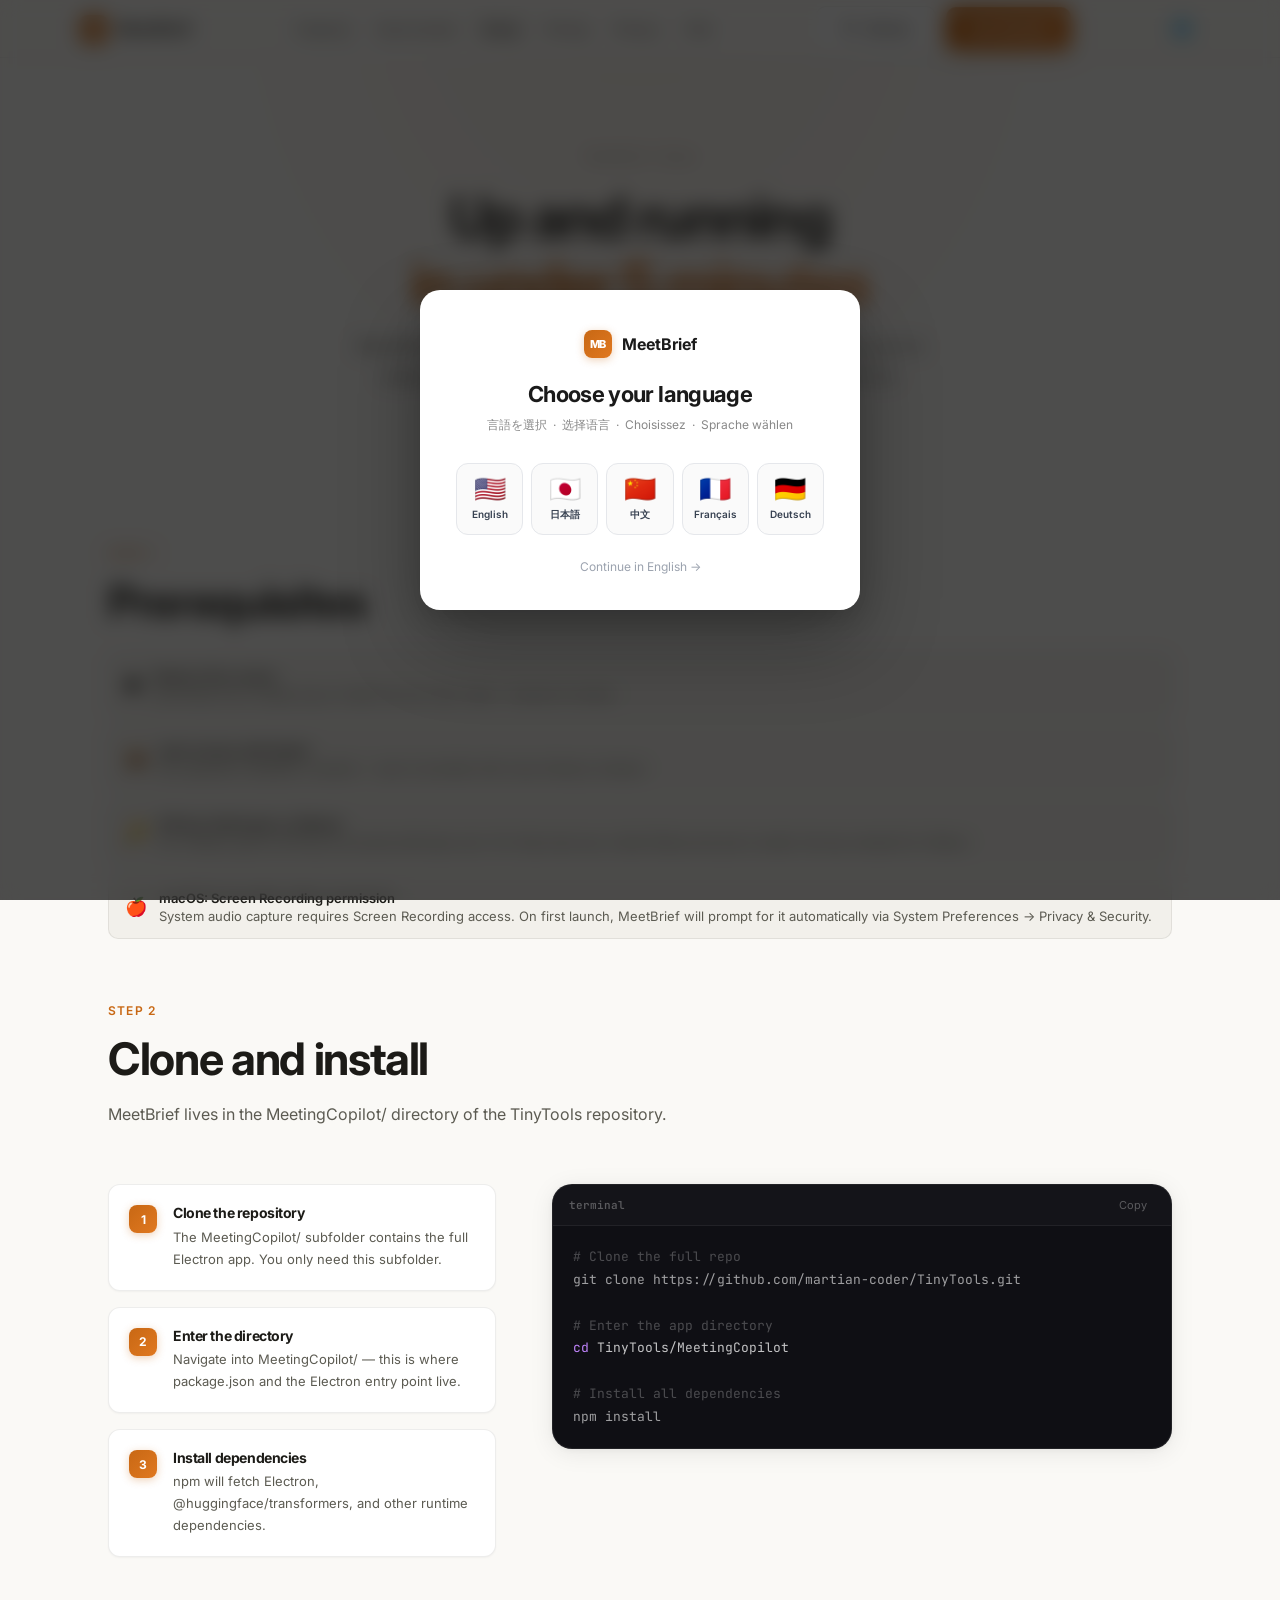
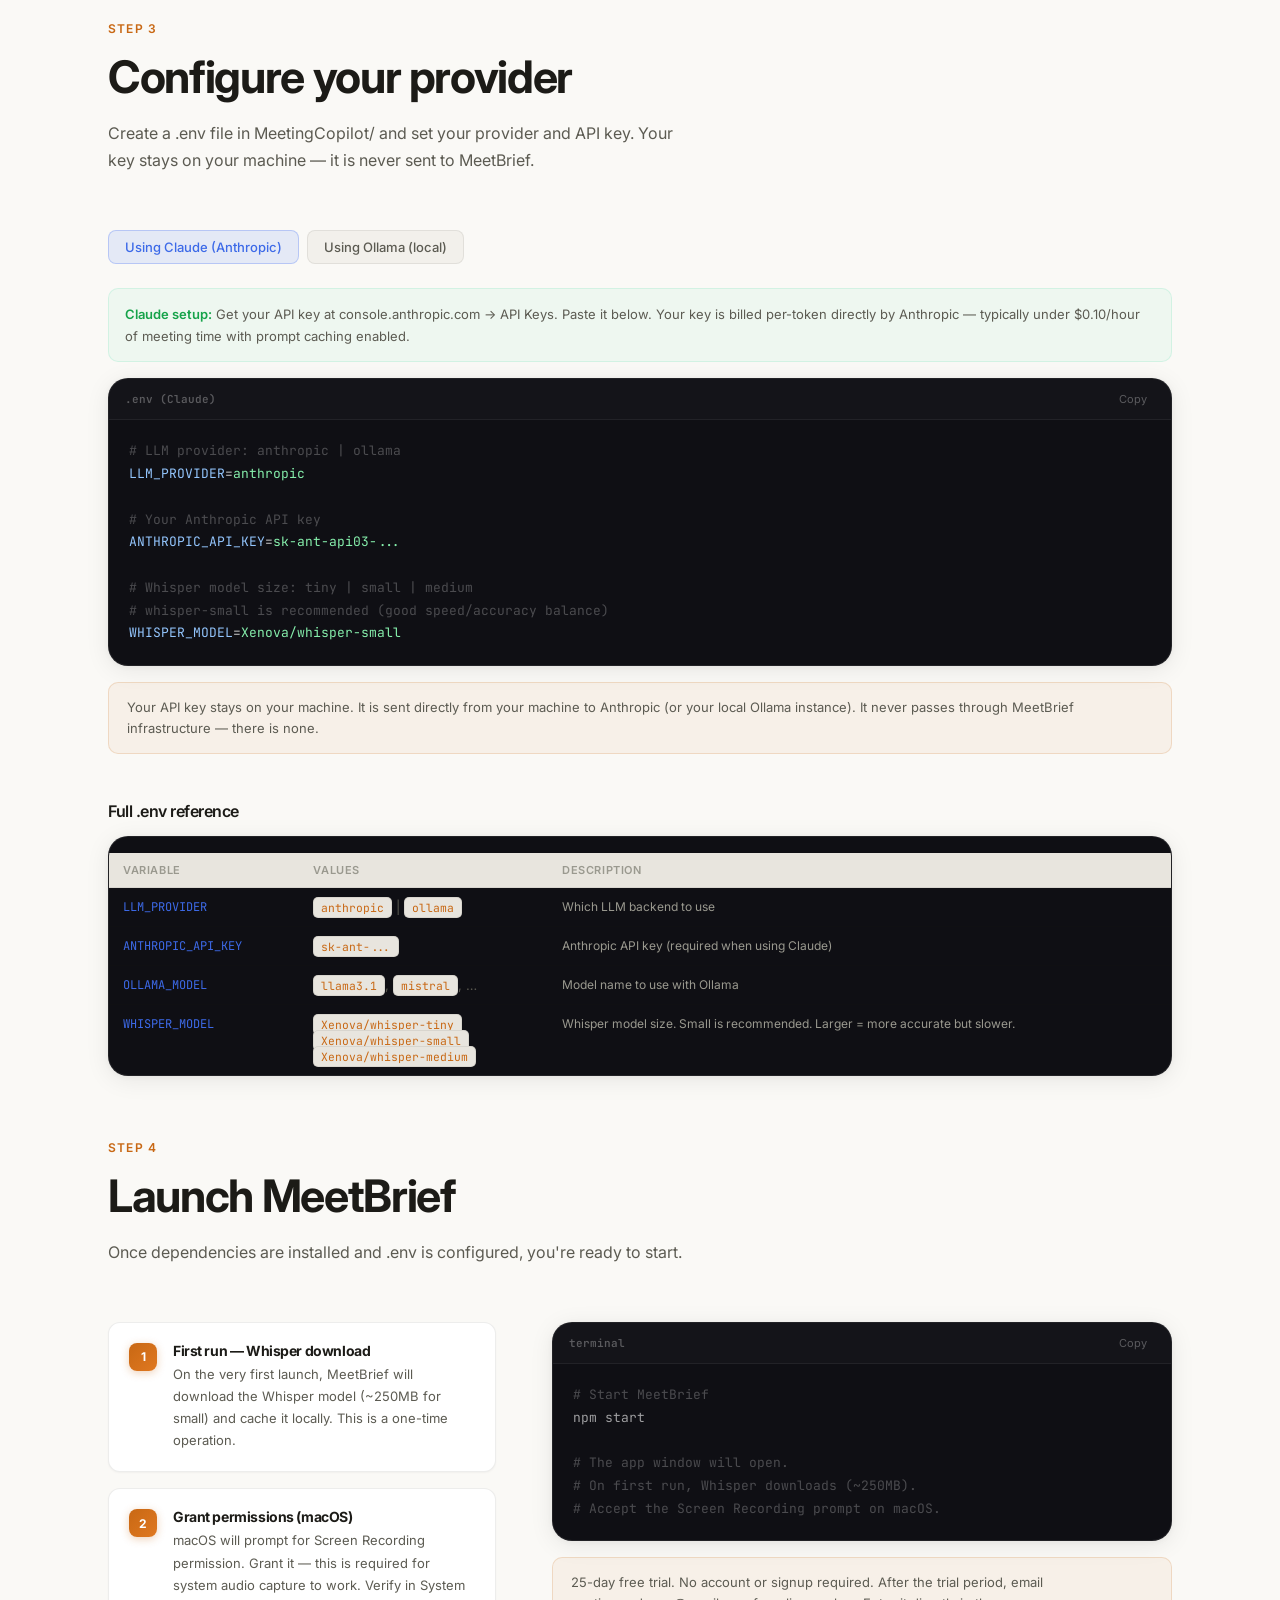
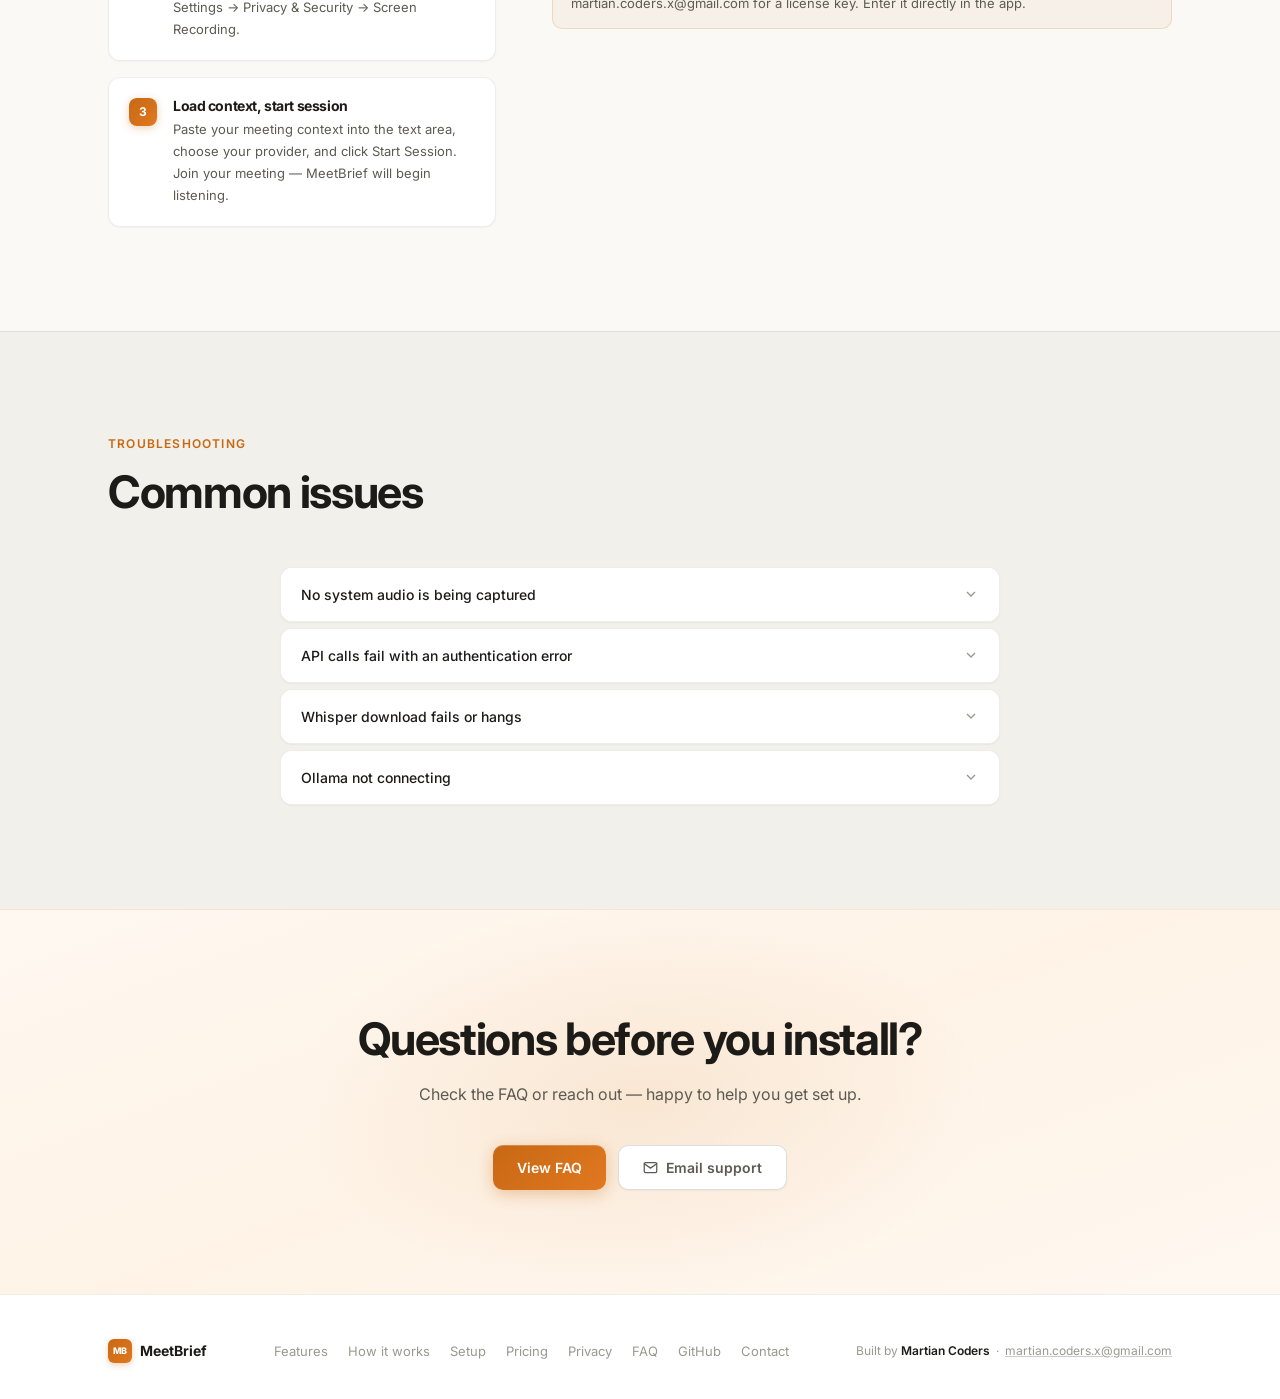
<file: install.html>
<!DOCTYPE html>
<html lang="en">
<head>
<meta charset="UTF-8">
<meta name="viewport" content="width=device-width, initial-scale=1.0">
<title>Install MeetBrief — Setup Guide for macOS, Windows & Linux</title>
<meta name="description" content="Install and run MeetBrief in minutes. Clone the repo, install dependencies, configure your API key, and launch with npm start. Works on macOS, Windows, and Linux.">
<meta property="og:title" content="Install MeetBrief — AI Meeting Copilot Setup Guide">
<meta property="og:description" content="Step-by-step installation guide for MeetBrief. Node.js 18+ and an Anthropic or Ollama API key are all you need.">
<meta property="og:type" content="website">
<link rel="preconnect" href="https://fonts.googleapis.com">
<link rel="preconnect" href="https://fonts.gstatic.com" crossorigin>
<link href="https://fonts.googleapis.com/css2?family=Inter:wght@300;400;500;600;700;800&family=JetBrains+Mono:wght@400;500&display=swap" rel="stylesheet">
<link rel="stylesheet" href="style.css">
<style>
.platform-tabs {
  display: flex; gap: 8px; margin-bottom: 24px;
}
.ptab {
  padding: 8px 16px; border-radius: 8px; font-size: 13px; font-weight: 500;
  cursor: pointer; border: 1px solid var(--border); background: var(--bg2);
  color: var(--text2); transition: all 0.15s; font-family: var(--font);
}
.ptab:hover { color: var(--text); border-color: var(--border2); }
.ptab.active { background: rgba(79,121,245,0.12); border-color: rgba(79,121,245,0.3); color: var(--blue2); }
.platform-note { display: none; }
.platform-note.visible { display: block; }
.platform-note {
  padding: 14px 16px; border-radius: 10px; font-size: 13px; color: var(--text2); line-height: 1.7;
  margin-bottom: 16px;
}
.platform-note.macos { background: rgba(52,211,153,0.06); border: 1px solid rgba(52,211,153,0.15); }
.platform-note.windows { background: rgba(79,121,245,0.06); border: 1px solid rgba(79,121,245,0.15); }
.platform-note.linux { background: rgba(245,166,35,0.06); border: 1px solid rgba(245,166,35,0.15); }
.prereq-list { display: flex; flex-direction: column; gap: 10px; margin: 24px 0; }
.prereq-item {
  display: flex; align-items: center; gap: 12px;
  padding: 14px 16px; background: var(--bg2); border: 1px solid var(--border);
  border-radius: 10px; font-size: 13px;
}
.prereq-item .pi-icon { font-size: 18px; flex-shrink: 0; }
.prereq-item strong { color: var(--text); display: block; margin-bottom: 2px; }
.prereq-item span { color: var(--text2); }
.env-table { width: 100%; border-collapse: collapse; margin-top: 16px; }
.env-table th {
  text-align: left; padding: 10px 14px; font-size: 11px; font-weight: 600;
  color: var(--text3); text-transform: uppercase; letter-spacing: 0.6px;
  border-bottom: 1px solid var(--border); background: var(--bg3);
}
.env-table td {
  padding: 11px 14px; font-size: 13px; border-bottom: 1px solid var(--border);
  vertical-align: top;
}
.env-table tr:last-child td { border-bottom: none; }
.env-table .key { font-family: var(--mono); color: var(--blue2); font-size: 12px; }
.env-table .val { color: var(--text2); }
.env-table .desc { color: var(--text3); font-size: 12px; }
</style>
</head>
<body>

<!-- Language picker -->
<div class="lp-overlay" id="lpOverlay">
  <div class="lp-card">
    <div class="lp-logo"><div class="nav-logo-mark">MB</div><span>MeetBrief</span></div>
    <h2 class="lp-title">Choose your language</h2>
    <p class="lp-sub">言語を選択 &nbsp;·&nbsp; 选择语言 &nbsp;·&nbsp; Choisissez &nbsp;·&nbsp; Sprache wählen</p>
    <div class="lp-options">
      <button class="lp-opt" onclick="selectLang('en')"><span class="lp-flag">🇺🇸</span><span class="lp-name">English</span></button>
      <button class="lp-opt" onclick="selectLang('ja')"><span class="lp-flag">🇯🇵</span><span class="lp-name">日本語</span></button>
      <button class="lp-opt" onclick="selectLang('zh')"><span class="lp-flag">🇨🇳</span><span class="lp-name">中文</span></button>
      <button class="lp-opt" onclick="selectLang('fr')"><span class="lp-flag">🇫🇷</span><span class="lp-name">Français</span></button>
      <button class="lp-opt" onclick="selectLang('de')"><span class="lp-flag">🇩🇪</span><span class="lp-name">Deutsch</span></button>
    </div>
    <button class="lp-skip" onclick="selectLang('en')">Continue in English →</button>
  </div>
</div>

<nav>
  <div class="nav-inner">
    <a href="index.html" class="nav-logo">
      <div class="nav-logo-mark">MB</div>
      MeetBrief
    </a>
    <ul class="nav-links">
      <li><a href="features.html">Features</a></li>
      <li><a href="how-it-works.html">How it works</a></li>
      <li><a href="install.html" class="active">Setup</a></li>
      <li><a href="pricing.html">Pricing</a></li>
      <li><a href="privacy.html">Privacy</a></li>
      <li><a href="faq.html">FAQ</a></li>
    </ul>
    <div class="nav-cta">
      <a href="https://github.com/martian-coder/TinyTools" target="_blank" class="btn btn-ghost">
        <svg viewBox="0 0 24 24" fill="currentColor"><path d="M12 2C6.477 2 2 6.484 2 12.017c0 4.425 2.865 8.18 6.839 9.504.5.092.682-.217.682-.483 0-.237-.008-.868-.013-1.703-2.782.605-3.369-1.343-3.369-1.343-.454-1.158-1.11-1.466-1.11-1.466-.908-.62.069-.608.069-.608 1.003.07 1.531 1.032 1.531 1.032.892 1.53 2.341 1.088 2.91.832.092-.647.35-1.088.636-1.338-2.22-.253-4.555-1.113-4.555-4.951 0-1.093.39-1.988 1.029-2.688-.103-.253-.446-1.272.098-2.65 0 0 .84-.27 2.75 1.026A9.564 9.564 0 0112 6.844c.85.004 1.705.115 2.504.337 1.909-1.296 2.747-1.027 2.747-1.027.546 1.379.202 2.398.1 2.651.64.7 1.028 1.595 1.028 2.688 0 3.848-2.339 4.695-4.566 4.943.359.309.678.92.678 1.855 0 1.338-.012 2.419-.012 2.747 0 .268.18.58.688.482A10.019 10.019 0 0022 12.017C22 6.484 17.522 2 12 2z"/></svg>
        GitHub
      </a>
      <a href="install.html" class="btn btn-primary" data-i18n="inst.nav.getStarted">Get Started</a>
    </div>
    <button class="nav-lang-btn" id="navLangBtn" onclick="showLangPicker()" title="Change language" aria-label="Change language">🌐</button>
    <button class="nav-hamburger" id="navHamburger" aria-label="Open menu">
      <span></span><span></span><span></span>
    </button>
  </div>
</nav>
<div class="nav-mobile" id="navMobile">
  <a href="features.html">Features</a>
  <a href="how-it-works.html">How it works</a>
  <a href="install.html">Setup</a>
  <a href="pricing.html">Pricing</a>
  <a href="privacy.html">Privacy</a>
  <a href="faq.html">FAQ</a>
  <a href="install.html" class="btn btn-primary" style="margin-top:8px;">Get Started</a>
  <button onclick="showLangPicker()" style="margin-top:4px;background:rgba(0,0,0,0.04);border:1px solid var(--border2);border-radius:8px;padding:8px 14px;font-size:13px;font-weight:500;color:var(--text2);cursor:pointer;width:100%;font-family:inherit;">🌐 Change Language</button>
</div>

<section class="page-hero">
  <div class="container">
    <div class="page-breadcrumb"><a href="index.html">MeetBrief</a> / <span data-i18n="inst.breadcrumb">Setup</span></div>
    <h1 class="fade-up" data-i18n-html="inst.hero.h1">Up and running<br><span class="grad-text">in under 5 minutes</span></h1>
    <p class="page-sub fade-up fade-up-delay-1" data-i18n="inst.hero.sub">MeetBrief is an Electron app. If you have Node.js and an API key, you're ready. No installers, no accounts, no signup — just clone and run.</p>
    <div class="fade-up fade-up-delay-2" style="display:flex; gap:8px; justify-content:center; flex-wrap:wrap;">
      <span style="padding:5px 12px; background:rgba(52,211,153,0.1); border:1px solid rgba(52,211,153,0.2); border-radius:99px; font-size:12px; color:var(--green);">🍎 macOS</span>
      <span style="padding:5px 12px; background:rgba(79,121,245,0.1); border:1px solid rgba(79,121,245,0.2); border-radius:99px; font-size:12px; color:var(--blue2);">🪟 Windows</span>
      <span style="padding:5px 12px; background:rgba(245,166,35,0.1); border:1px solid rgba(245,166,35,0.2); border-radius:99px; font-size:12px; color:var(--amber);">🐧 Linux</span>
    </div>
  </div>
</section>

<section style="padding-top:0;">
  <div class="container">

    <!-- PREREQUISITES -->
    <div class="section-eyebrow fade-up" data-i18n="inst.prereq.eyebrow">Step 1</div>
    <h2 class="section-headline fade-up fade-up-delay-1" data-i18n="inst.prereq.headline">Prerequisites</h2>

    <div class="prereq-list fade-up fade-up-delay-2">
      <div class="prereq-item">
        <div class="pi-icon">⬢</div>
        <div>
          <strong data-i18n="inst.prereq1.title">Node.js 18 or newer</strong>
          <span data-i18n="inst.prereq1.desc">Download from nodejs.org or install via nvm. Run node --version to check.</span>
        </div>
      </div>
      <div class="prereq-item">
        <div class="pi-icon">📦</div>
        <div>
          <strong data-i18n="inst.prereq2.title">npm (comes with Node)</strong>
          <span data-i18n="inst.prereq2.desc">No separate installation needed — npm is bundled with every Node.js release.</span>
        </div>
      </div>
      <div class="prereq-item">
        <div class="pi-icon">🔑</div>
        <div>
          <strong data-i18n="inst.prereq3.title">API key (Anthropic or Ollama)</strong>
          <span data-i18n="inst.prereq3.desc">For Claude: get an API key at console.anthropic.com. For fully local use, install Ollama and pull a model. No key needed for Ollama.</span>
        </div>
      </div>
      <div class="prereq-item">
        <div class="pi-icon">🍎</div>
        <div>
          <strong data-i18n="inst.prereq4.title">macOS: Screen Recording permission</strong>
          <span data-i18n="inst.prereq4.desc">System audio capture requires Screen Recording access. On first launch, MeetBrief will prompt for it automatically via System Preferences → Privacy & Security.</span>
        </div>
      </div>
    </div>

    <!-- CLONE -->
    <div style="margin-top:64px;">
      <div class="section-eyebrow fade-up" data-i18n="inst.clone.eyebrow">Step 2</div>
      <h2 class="section-headline fade-up fade-up-delay-1" data-i18n="inst.clone.headline">Clone and install</h2>
      <p class="section-sub fade-up fade-up-delay-2" data-i18n="inst.clone.sub">MeetBrief lives in the MeetingCopilot/ directory of the TinyTools repository.</p>

      <div class="setup-grid fade-up fade-up-delay-2">
        <div class="setup-steps">
          <div class="setup-step">
            <div class="setup-step-num">1</div>
            <div class="setup-step-content">
              <h4 data-i18n="inst.clone.step1.h4">Clone the repository</h4>
              <p data-i18n="inst.clone.step1.p">The MeetingCopilot/ subfolder contains the full Electron app. You only need this subfolder.</p>
            </div>
          </div>
          <div class="setup-step">
            <div class="setup-step-num">2</div>
            <div class="setup-step-content">
              <h4 data-i18n="inst.clone.step2.h4">Enter the directory</h4>
              <p data-i18n="inst.clone.step2.p">Navigate into MeetingCopilot/ — this is where package.json and the Electron entry point live.</p>
            </div>
          </div>
          <div class="setup-step">
            <div class="setup-step-num">3</div>
            <div class="setup-step-content">
              <h4 data-i18n="inst.clone.step3.h4">Install dependencies</h4>
              <p data-i18n="inst.clone.step3.p">npm will fetch Electron, @huggingface/transformers, and other runtime dependencies.</p>
            </div>
          </div>
        </div>
        <div>
          <div class="code-block">
            <div class="code-block-header">
              <span class="code-block-title">terminal</span>
              <button class="copy-btn" onclick="copyCode(this,'clone-code')">Copy</button>
            </div>
            <pre id="clone-code"><span class="h"># Clone the full repo</span>
<span class="p">git clone https://github.com/martian-coder/TinyTools.git</span>

<span class="h"># Enter the app directory</span>
<span class="k">cd</span> TinyTools/MeetingCopilot

<span class="h"># Install all dependencies</span>
<span class="p">npm install</span></pre>
          </div>
        </div>
      </div>
    </div>

    <!-- ENV CONFIG -->
    <div style="margin-top:64px;">
      <div class="section-eyebrow fade-up" data-i18n="inst.env.eyebrow">Step 3</div>
      <h2 class="section-headline fade-up fade-up-delay-1" data-i18n="inst.env.headline">Configure your provider</h2>
      <p class="section-sub fade-up fade-up-delay-2" data-i18n="inst.env.sub">Create a .env file in MeetingCopilot/ and set your provider and API key. Your key stays on your machine — it is never sent to MeetBrief.</p>

      <div class="platform-tabs fade-up fade-up-delay-1">
        <button class="ptab active" onclick="showPlatform('anthropic',this)" data-i18n="inst.env.tab1">Using Claude (Anthropic)</button>
        <button class="ptab" onclick="showPlatform('ollama',this)" data-i18n="inst.env.tab2">Using Ollama (local)</button>
      </div>

      <div id="anthropic-note" class="platform-note macos visible fade-up fade-up-delay-2">
        <strong style="color:var(--green);" data-i18n="inst.env.note1.label">Claude setup:</strong> <span data-i18n="inst.env.note1.text">Get your API key at console.anthropic.com → API Keys. Paste it below. Your key is billed per-token directly by Anthropic — typically under $0.10/hour of meeting time with prompt caching enabled.</span>
      </div>
      <div id="ollama-note" class="platform-note linux fade-up fade-up-delay-2">
        <strong style="color:var(--amber);" data-i18n="inst.env.note2.label">Ollama setup:</strong> <span data-i18n="inst.env.note2.text">Install Ollama from ollama.ai, then run ollama pull llama3.1 (or any model). No API key needed. Latency depends on your hardware — a mid-range GPU gives good results.</span>
      </div>

      <div class="code-block fade-up fade-up-delay-2" id="env-anthropic">
        <div class="code-block-header">
          <span class="code-block-title">.env (Claude)</span>
          <button class="copy-btn" onclick="copyCode(this,'env-claude')">Copy</button>
        </div>
        <pre id="env-claude"><span class="h"># LLM provider: anthropic | ollama</span>
<span class="v">LLM_PROVIDER</span>=<span class="s">anthropic</span>

<span class="h"># Your Anthropic API key</span>
<span class="v">ANTHROPIC_API_KEY</span>=<span class="s">sk-ant-api03-...</span>

<span class="h"># Whisper model size: tiny | small | medium</span>
<span class="h"># whisper-small is recommended (good speed/accuracy balance)</span>
<span class="v">WHISPER_MODEL</span>=<span class="s">Xenova/whisper-small</span></pre>
      </div>

      <div class="code-block fade-up fade-up-delay-2" id="env-ollama" style="display:none;">
        <div class="code-block-header">
          <span class="code-block-title">.env (Ollama)</span>
          <button class="copy-btn" onclick="copyCode(this,'env-ollama-code')">Copy</button>
        </div>
        <pre id="env-ollama-code"><span class="h"># LLM provider: anthropic | ollama</span>
<span class="v">LLM_PROVIDER</span>=<span class="s">ollama</span>

<span class="h"># Ollama model name (must be pulled first)</span>
<span class="v">OLLAMA_MODEL</span>=<span class="s">llama3.1</span>

<span class="h"># Whisper model size</span>
<span class="v">WHISPER_MODEL</span>=<span class="s">Xenova/whisper-small</span></pre>
      </div>

      <div class="env-note fade-up fade-up-delay-3" data-i18n="inst.env.keyNote">
        Your API key stays on your machine. It is sent directly from your machine to Anthropic (or your local Ollama instance). It never passes through MeetBrief infrastructure — there is none.
      </div>
    </div>

    <!-- FULL ENV REFERENCE -->
    <div style="margin-top:48px;" class="fade-up">
      <h3 style="font-size:1rem; margin-bottom:16px; color:var(--text);" data-i18n="inst.envref.title">Full .env reference</h3>
      <div class="code-block">
        <table class="env-table">
          <thead>
            <tr><th data-i18n="inst.envref.col1">Variable</th><th data-i18n="inst.envref.col2">Values</th><th data-i18n="inst.envref.col3">Description</th></tr>
          </thead>
          <tbody>
            <tr>
              <td class="key">LLM_PROVIDER</td>
              <td class="val"><code>anthropic</code> | <code>ollama</code></td>
              <td class="desc" data-i18n="inst.envref.row1">Which LLM backend to use</td>
            </tr>
            <tr>
              <td class="key">ANTHROPIC_API_KEY</td>
              <td class="val"><code>sk-ant-...</code></td>
              <td class="desc" data-i18n="inst.envref.row2">Anthropic API key (required when using Claude)</td>
            </tr>
            <tr>
              <td class="key">OLLAMA_MODEL</td>
              <td class="val"><code>llama3.1</code>, <code>mistral</code>, …</td>
              <td class="desc" data-i18n="inst.envref.row3">Model name to use with Ollama</td>
            </tr>
            <tr>
              <td class="key">WHISPER_MODEL</td>
              <td class="val"><code>Xenova/whisper-tiny</code><br><code>Xenova/whisper-small</code><br><code>Xenova/whisper-medium</code></td>
              <td class="desc" data-i18n="inst.envref.row4">Whisper model size. Small is recommended. Larger = more accurate but slower.</td>
            </tr>
          </tbody>
        </table>
      </div>
    </div>

    <!-- LAUNCH -->
    <div style="margin-top:64px;">
      <div class="section-eyebrow fade-up" data-i18n="inst.launch.eyebrow">Step 4</div>
      <h2 class="section-headline fade-up fade-up-delay-1" data-i18n="inst.launch.headline">Launch MeetBrief</h2>
      <p class="section-sub fade-up fade-up-delay-2" data-i18n="inst.launch.sub">Once dependencies are installed and .env is configured, you're ready to start.</p>

      <div class="setup-grid fade-up fade-up-delay-2">
        <div class="setup-steps">
          <div class="setup-step">
            <div class="setup-step-num">1</div>
            <div class="setup-step-content">
              <h4 data-i18n="inst.launch.step1.h4">First run — Whisper download</h4>
              <p data-i18n="inst.launch.step1.p">On the very first launch, MeetBrief will download the Whisper model (~250MB for small) and cache it locally. This is a one-time operation.</p>
            </div>
          </div>
          <div class="setup-step">
            <div class="setup-step-num">2</div>
            <div class="setup-step-content">
              <h4 data-i18n="inst.launch.step2.h4">Grant permissions (macOS)</h4>
              <p data-i18n="inst.launch.step2.p">macOS will prompt for Screen Recording permission. Grant it — this is required for system audio capture to work. Verify in System Settings → Privacy & Security → Screen Recording.</p>
            </div>
          </div>
          <div class="setup-step">
            <div class="setup-step-num">3</div>
            <div class="setup-step-content">
              <h4 data-i18n="inst.launch.step3.h4">Load context, start session</h4>
              <p data-i18n="inst.launch.step3.p">Paste your meeting context into the text area, choose your provider, and click Start Session. Join your meeting — MeetBrief will begin listening.</p>
            </div>
          </div>
        </div>
        <div>
          <div class="code-block">
            <div class="code-block-header">
              <span class="code-block-title">terminal</span>
              <button class="copy-btn" onclick="copyCode(this,'run-code')">Copy</button>
            </div>
            <pre id="run-code"><span class="h"># Start MeetBrief</span>
<span class="p">npm start</span>

<span class="h"># The app window will open.</span>
<span class="h"># On first run, Whisper downloads (~250MB).</span>
<span class="h"># Accept the Screen Recording prompt on macOS.</span></pre>
          </div>

          <div class="env-note" style="margin-top:16px;" data-i18n="inst.launch.trialNote">
            25-day free trial. No account or signup required. After the trial period, email martian.coders.x@gmail.com for a license key. Enter it directly in the app.
          </div>
        </div>
      </div>
    </div>

  </div>
</section>

<!-- TROUBLESHOOTING -->
<section style="background:var(--bg2); border-top:1px solid var(--border);">
  <div class="container">
    <div class="section-eyebrow fade-up" data-i18n="inst.trouble.eyebrow">Troubleshooting</div>
    <h2 class="section-headline fade-up fade-up-delay-1" data-i18n="inst.trouble.headline">Common issues</h2>

    <div class="faq-wrap">
      <div class="faq-list fade-up fade-up-delay-2">
        <div class="faq-item">
          <div class="faq-q" onclick="toggleFaq(this)" data-i18n="inst.trouble.q1">
            No system audio is being captured
            <svg class="faq-chevron" viewBox="0 0 24 24" fill="none" stroke="currentColor" stroke-width="2" width="16" height="16"><polyline points="6 9 12 15 18 9"/></svg>
          </div>
          <div class="faq-a" data-i18n="inst.trouble.a1">macOS: Check System Settings → Privacy & Security → Screen Recording and ensure MeetBrief is listed and enabled. Windows: Ensure the default playback device is set correctly. Linux: System audio requires a PulseAudio loopback module.</div>
        </div>
        <div class="faq-item">
          <div class="faq-q" onclick="toggleFaq(this)" data-i18n="inst.trouble.q2">
            API calls fail with an authentication error
            <svg class="faq-chevron" viewBox="0 0 24 24" fill="none" stroke="currentColor" stroke-width="2" width="16" height="16"><polyline points="6 9 12 15 18 9"/></svg>
          </div>
          <div class="faq-a" data-i18n="inst.trouble.a2">Check that your ANTHROPIC_API_KEY in .env is correct and starts with sk-ant-. Make sure you're in the MeetingCopilot/ directory when running npm start.</div>
        </div>
        <div class="faq-item">
          <div class="faq-q" onclick="toggleFaq(this)" data-i18n="inst.trouble.q3">
            Whisper download fails or hangs
            <svg class="faq-chevron" viewBox="0 0 24 24" fill="none" stroke="currentColor" stroke-width="2" width="16" height="16"><polyline points="6 9 12 15 18 9"/></svg>
          </div>
          <div class="faq-a" data-i18n="inst.trouble.a3">The model downloads from Hugging Face CDN (~250MB for whisper-small). If it fails, check your internet connection and try again. The model is cached in ~/.cache/meetbrief/ after the first successful download.</div>
        </div>
        <div class="faq-item">
          <div class="faq-q" onclick="toggleFaq(this)" data-i18n="inst.trouble.q4">
            Ollama not connecting
            <svg class="faq-chevron" viewBox="0 0 24 24" fill="none" stroke="currentColor" stroke-width="2" width="16" height="16"><polyline points="6 9 12 15 18 9"/></svg>
          </div>
          <div class="faq-a" data-i18n="inst.trouble.a4">Ensure Ollama is running (ollama serve) and accessible at http://localhost:11434. Verify your model is pulled: ollama list. The model name in OLLAMA_MODEL must exactly match the name shown by ollama list.</div>
        </div>
      </div>
    </div>
  </div>
</section>

<!-- CTA -->
<section class="cta-section">
  <div class="cta-glow"></div>
  <div class="container">
    <h2 class="fade-up" data-i18n="inst.cta.h2">Questions before you install?</h2>
    <p class="fade-up fade-up-delay-1" data-i18n="inst.cta.p">Check the FAQ or reach out — happy to help you get set up.</p>
    <div class="cta-actions">
      <a href="faq.html" class="btn btn-primary fade-up fade-up-delay-2" data-i18n="inst.cta.btn1">View FAQ</a>
      <a href="mailto:martian.coders.x@gmail.com" class="btn btn-ghost fade-up fade-up-delay-3">
        <svg viewBox="0 0 24 24" fill="none" stroke="currentColor" stroke-width="2" stroke-linecap="round" stroke-linejoin="round"><path d="M4 4h16c1.1 0 2 .9 2 2v12c0 1.1-.9 2-2 2H4c-1.1 0-2-.9-2-2V6c0-1.1.9-2 2-2z"/><polyline points="22,6 12,13 2,6"/></svg>
        <span data-i18n="inst.cta.btn2">Email support</span>
      </a>
    </div>
  </div>
</section>

<footer>
  <div class="container">
    <div class="footer-inner">
      <a href="index.html" class="footer-logo"><div class="footer-logo-mark">MB</div>MeetBrief</a>
      <ul class="footer-links">
        <li><a href="features.html">Features</a></li>
        <li><a href="how-it-works.html">How it works</a></li>
        <li><a href="install.html">Setup</a></li>
        <li><a href="pricing.html">Pricing</a></li>
        <li><a href="privacy.html">Privacy</a></li>
        <li><a href="faq.html">FAQ</a></li>
        <li><a href="https://github.com/martian-coder/TinyTools/tree/main/MeetingCopilot" target="_blank">GitHub</a></li>
        <li><a href="mailto:martian.coders.x@gmail.com">Contact</a></li>
      </ul>
      <div class="footer-right">Built by <strong>Martian Coders</strong> &nbsp;·&nbsp; <a href="mailto:martian.coders.x@gmail.com" style="color:inherit;text-decoration:underline;text-decoration-color:rgba(0,0,0,0.2);">martian.coders.x@gmail.com</a></div>
    </div>
  </div>
</footer>

<script>
const observer = new IntersectionObserver(
  entries => entries.forEach(e => { if (e.isIntersecting) e.target.classList.add('visible'); }),
  { threshold: 0.08, rootMargin: '0px 0px -40px 0px' }
);
document.querySelectorAll('.fade-up').forEach(el => observer.observe(el));

function toggleFaq(el) {
  const item = el.closest('.faq-item');
  const isOpen = item.classList.contains('open');
  document.querySelectorAll('.faq-item.open').forEach(i => i.classList.remove('open'));
  if (!isOpen) item.classList.add('open');
}

function copyCode(btn, id) {
  const el = document.getElementById(id);
  const text = el.textContent;
  navigator.clipboard.writeText(text).then(() => {
    btn.textContent = 'Copied!'; btn.classList.add('copied');
    setTimeout(() => { btn.textContent = 'Copy'; btn.classList.remove('copied'); }, 2000);
  });
}

function showPlatform(platform, btn) {
  document.querySelectorAll('.ptab').forEach(t => t.classList.remove('active'));
  btn.classList.add('active');
  document.querySelectorAll('.platform-note').forEach(n => n.classList.remove('visible'));
  document.getElementById(platform + '-note').classList.add('visible');
  document.getElementById('env-anthropic').style.display = platform === 'anthropic' ? 'block' : 'none';
  document.getElementById('env-ollama').style.display = platform === 'ollama' ? 'block' : 'none';
}

// Hamburger
const hamburger = document.getElementById('navHamburger');
const navMobile = document.getElementById('navMobile');
if (hamburger && navMobile) {
  hamburger.addEventListener('click', () => {
    const open = navMobile.classList.toggle('open');
    hamburger.classList.toggle('open', open);
  });
  document.addEventListener('click', e => {
    if (!hamburger.contains(e.target) && !navMobile.contains(e.target)) {
      navMobile.classList.remove('open');
      hamburger.classList.remove('open');
    }
  });
}

// i18n
const langFlags = { en: '🇺🇸', ja: '🇯🇵', zh: '🇨🇳', fr: '🇫🇷', de: '🇩🇪' };
const i18n = {
  en: {
    'inst.nav.getStarted': 'Get Started',
    'inst.breadcrumb': 'Setup',
    'inst.hero.h1': 'Up and running<br><span class="grad-text">in under 5 minutes</span>',
    'inst.hero.sub': 'MeetBrief is an Electron app. If you have Node.js and an API key, you\'re ready. No installers, no accounts, no signup — just clone and run.',
    'inst.prereq.eyebrow': 'Step 1',
    'inst.prereq.headline': 'Prerequisites',
    'inst.prereq1.title': 'Node.js 18 or newer',
    'inst.prereq1.desc': 'Download from nodejs.org or install via nvm. Run node --version to check.',
    'inst.prereq2.title': 'npm (comes with Node)',
    'inst.prereq2.desc': 'No separate installation needed — npm is bundled with every Node.js release.',
    'inst.prereq3.title': 'API key (Anthropic or Ollama)',
    'inst.prereq3.desc': 'For Claude: get an API key at console.anthropic.com. For fully local use, install Ollama and pull a model. No key needed for Ollama.',
    'inst.prereq4.title': 'macOS: Screen Recording permission',
    'inst.prereq4.desc': 'System audio capture requires Screen Recording access. On first launch, MeetBrief will prompt for it automatically via System Preferences → Privacy & Security.',
    'inst.clone.eyebrow': 'Step 2',
    'inst.clone.headline': 'Clone and install',
    'inst.clone.sub': 'MeetBrief lives in the MeetingCopilot/ directory of the TinyTools repository.',
    'inst.clone.step1.h4': 'Clone the repository',
    'inst.clone.step1.p': 'The MeetingCopilot/ subfolder contains the full Electron app. You only need this subfolder.',
    'inst.clone.step2.h4': 'Enter the directory',
    'inst.clone.step2.p': 'Navigate into MeetingCopilot/ — this is where package.json and the Electron entry point live.',
    'inst.clone.step3.h4': 'Install dependencies',
    'inst.clone.step3.p': 'npm will fetch Electron, @huggingface/transformers, and other runtime dependencies.',
    'inst.env.eyebrow': 'Step 3',
    'inst.env.headline': 'Configure your provider',
    'inst.env.sub': 'Create a .env file in MeetingCopilot/ and set your provider and API key. Your key stays on your machine — it is never sent to MeetBrief.',
    'inst.env.tab1': 'Using Claude (Anthropic)',
    'inst.env.tab2': 'Using Ollama (local)',
    'inst.env.note1.label': 'Claude setup:',
    'inst.env.note1.text': 'Get your API key at console.anthropic.com → API Keys. Paste it below. Typically under $0.10/hour of meeting time with prompt caching.',
    'inst.env.note2.label': 'Ollama setup:',
    'inst.env.note2.text': 'Install Ollama from ollama.ai, then run ollama pull llama3.1. No API key needed.',
    'inst.env.keyNote': 'Your API key stays on your machine. It is sent directly from your machine to Anthropic (or your local Ollama instance). It never passes through MeetBrief infrastructure — there is none.',
    'inst.envref.title': 'Full .env reference',
    'inst.envref.col1': 'Variable', 'inst.envref.col2': 'Values', 'inst.envref.col3': 'Description',
    'inst.envref.row1': 'Which LLM backend to use',
    'inst.envref.row2': 'Anthropic API key (required when using Claude)',
    'inst.envref.row3': 'Model name to use with Ollama',
    'inst.envref.row4': 'Whisper model size. Small is recommended. Larger = more accurate but slower.',
    'inst.launch.eyebrow': 'Step 4',
    'inst.launch.headline': 'Launch MeetBrief',
    'inst.launch.sub': 'Once dependencies are installed and .env is configured, you\'re ready to start.',
    'inst.launch.step1.h4': 'First run — Whisper download',
    'inst.launch.step1.p': 'On the very first launch, MeetBrief will download the Whisper model (~250MB for small) and cache it locally. This is a one-time operation.',
    'inst.launch.step2.h4': 'Grant permissions (macOS)',
    'inst.launch.step2.p': 'macOS will prompt for Screen Recording permission. Grant it — this is required for system audio capture to work.',
    'inst.launch.step3.h4': 'Load context, start session',
    'inst.launch.step3.p': 'Paste your meeting context into the text area, choose your provider, and click Start Session. Join your meeting — MeetBrief will begin listening.',
    'inst.launch.trialNote': '25-day free trial. No account or signup required. After the trial period, email martian.coders.x@gmail.com for a license key. Enter it directly in the app.',
    'inst.trouble.eyebrow': 'Troubleshooting',
    'inst.trouble.headline': 'Common issues',
    'inst.trouble.q1': 'No system audio is being captured',
    'inst.trouble.a1': 'macOS: Check System Settings → Privacy & Security → Screen Recording and ensure MeetBrief is listed and enabled. Windows: Ensure the default playback device is set correctly. Linux: System audio requires a PulseAudio loopback module.',
    'inst.trouble.q2': 'API calls fail with an authentication error',
    'inst.trouble.a2': 'Check that your ANTHROPIC_API_KEY in .env is correct and starts with sk-ant-. Make sure you\'re in the MeetingCopilot/ directory when running npm start.',
    'inst.trouble.q3': 'Whisper download fails or hangs',
    'inst.trouble.a3': 'The model downloads from Hugging Face CDN (~250MB for whisper-small). If it fails, check your internet connection and try again.',
    'inst.trouble.q4': 'Ollama not connecting',
    'inst.trouble.a4': 'Ensure Ollama is running (ollama serve) and accessible at http://localhost:11434. Verify your model is pulled: ollama list.',
    'inst.cta.h2': 'Questions before you install?',
    'inst.cta.p': 'Check the FAQ or reach out — happy to help you get set up.',
    'inst.cta.btn1': 'View FAQ',
    'inst.cta.btn2': 'Email support',
  },
  ja: {
    'inst.nav.getStarted': '今すぐ始める',
    'inst.breadcrumb': 'セットアップ',
    'inst.hero.h1': '5分以内に<br><span class="grad-text">起動完了</span>',
    'inst.hero.sub': 'MeetBriefはElectronアプリです。Node.jsとAPIキーがあればすぐに使えます。インストーラー不要、アカウント不要、サインアップ不要。クローンして実行するだけです。',
    'inst.prereq.eyebrow': 'ステップ1',
    'inst.prereq.headline': '前提条件',
    'inst.prereq1.title': 'Node.js 18以上',
    'inst.prereq1.desc': 'nodejs.orgからダウンロードするか、nvmでインストールします。node --versionで確認できます。',
    'inst.prereq2.title': 'npm（Nodeに付属）',
    'inst.prereq2.desc': 'Node.jsリリースにバンドルされているため、別途インストール不要です。',
    'inst.prereq3.title': 'APIキー（AnthropicまたはOllama）',
    'inst.prereq3.desc': 'Claude用：console.anthropic.comでAPIキーを取得。ローカル使用の場合はOllamaをインストールしてモデルをプルします。Ollamaはキー不要です。',
    'inst.prereq4.title': 'macOS：画面収録の権限',
    'inst.prereq4.desc': 'システム音声のキャプチャには画面収録のアクセスが必要です。初回起動時に自動的にシステム設定→プライバシーとセキュリティで促されます。',
    'inst.clone.eyebrow': 'ステップ2',
    'inst.clone.headline': 'クローンとインストール',
    'inst.clone.sub': 'MeetBriefはTinyToolsリポジトリのMeetingCopilot/ディレクトリにあります。',
    'inst.clone.step1.h4': 'リポジトリをクローン',
    'inst.clone.step1.p': 'MeetingCopilot/サブフォルダに完全なElectronアプリが含まれています。',
    'inst.clone.step2.h4': 'ディレクトリに移動',
    'inst.clone.step2.p': 'MeetingCopilot/に移動します。ここにpackage.jsonとElectronエントリポイントがあります。',
    'inst.clone.step3.h4': '依存関係をインストール',
    'inst.clone.step3.p': 'npmがElectron、@huggingface/transformers、その他の依存関係を取得します。',
    'inst.env.eyebrow': 'ステップ3',
    'inst.env.headline': 'プロバイダーを設定',
    'inst.env.sub': 'MeetingCopilot/に.envファイルを作成し、プロバイダーとAPIキーを設定します。キーはあなたのマシンに留まり、MeetBriefに送信されることはありません。',
    'inst.env.tab1': 'Claude（Anthropic）を使用',
    'inst.env.tab2': 'Ollama（ローカル）を使用',
    'inst.env.note1.label': 'Claudeのセットアップ：',
    'inst.env.note1.text': 'console.anthropic.com → APIキーでキーを取得して貼り付けます。プロンプトキャッシュ有効で通常1時間あたり$0.10未満です。',
    'inst.env.note2.label': 'Ollamaのセットアップ：',
    'inst.env.note2.text': 'ollama.aiからOllamaをインストールし、ollama pull llama3.1を実行します。APIキー不要です。',
    'inst.env.keyNote': 'APIキーはあなたのマシンに保管されます。Anthropic（またはローカルOllamaインスタンス）に直接送信されます。MeetBriefのインフラを経由することはありません。',
    'inst.envref.title': '完全な.envリファレンス',
    'inst.envref.col1': '変数', 'inst.envref.col2': '値', 'inst.envref.col3': '説明',
    'inst.envref.row1': '使用するLLMバックエンド',
    'inst.envref.row2': 'Anthropic APIキー（Claude使用時に必須）',
    'inst.envref.row3': 'Ollamaで使用するモデル名',
    'inst.envref.row4': 'Whisperモデルサイズ。smallを推奨。大きいほど精度は上がりますが遅くなります。',
    'inst.launch.eyebrow': 'ステップ4',
    'inst.launch.headline': 'MeetBriefを起動',
    'inst.launch.sub': '依存関係がインストールされ、.envが設定されたら、起動する準備ができています。',
    'inst.launch.step1.h4': '初回起動 — Whisperのダウンロード',
    'inst.launch.step1.p': '初回起動時、MeetBriefはWhisperモデル（smallで約250MB）をダウンロードしてローカルにキャッシュします。これは一度限りの操作です。',
    'inst.launch.step2.h4': '権限の付与（macOS）',
    'inst.launch.step2.p': 'macOSが画面収録の権限を求めます。これはシステム音声キャプチャに必要です。システム設定→プライバシーとセキュリティ→画面収録で確認できます。',
    'inst.launch.step3.h4': 'コンテキストを読み込み、セッション開始',
    'inst.launch.step3.p': 'テキストエリアに会議コンテキストを貼り付け、プロバイダーを選択し、セッション開始をクリックします。会議に参加するとMeetBriefが聴き始めます。',
    'inst.launch.trialNote': '25日間無料トライアル。アカウントやサインアップ不要。トライアル終了後はmartian.coders.x@gmail.comにメールしてライセンスキーを取得し、アプリに入力してください。',
    'inst.trouble.eyebrow': 'トラブルシューティング',
    'inst.trouble.headline': 'よくある問題',
    'inst.trouble.q1': 'システム音声がキャプチャされない',
    'inst.trouble.a1': 'macOS：システム設定→プライバシーとセキュリティ→画面収録を確認してください。Windows：デフォルト再生デバイスを確認。Linux：PulseAudioループバックモジュールが必要です。',
    'inst.trouble.q2': 'API呼び出しが認証エラーで失敗する',
    'inst.trouble.a2': '.envのANTHROPIC_API_KEYがsk-ant-で始まる正しい値であることを確認してください。npm startはMeetingCopilot/ディレクトリで実行してください。',
    'inst.trouble.q3': 'Whisperのダウンロードが失敗するか止まる',
    'inst.trouble.a3': 'モデルはHugging Face CDNからダウンロードされます（whisper-smallで約250MB）。失敗した場合はインターネット接続を確認して再試行してください。',
    'inst.trouble.q4': 'Ollamaに接続できない',
    'inst.trouble.a4': 'Ollamaが起動中（ollama serve）でhttp://localhost:11434にアクセスできることを確認してください。ollama listでモデルがプルされているか確認してください。',
    'inst.cta.h2': 'インストール前に質問がありますか？',
    'inst.cta.p': 'FAQを確認するかお問い合わせください。セットアップのサポートをいたします。',
    'inst.cta.btn1': 'FAQを見る',
    'inst.cta.btn2': 'メールでサポート',
  },
  zh: {
    'inst.nav.getStarted': '立即开始',
    'inst.breadcrumb': '安装配置',
    'inst.hero.h1': '5分钟内<br><span class="grad-text">启动运行</span>',
    'inst.hero.sub': 'MeetBrief是一个Electron应用。只需Node.js和API密钥即可就绪。无需安装程序、无需账号、无需注册——克隆并运行即可。',
    'inst.prereq.eyebrow': '第一步',
    'inst.prereq.headline': '前置要求',
    'inst.prereq1.title': 'Node.js 18或更新版本',
    'inst.prereq1.desc': '从nodejs.org下载或通过nvm安装。运行node --version检查版本。',
    'inst.prereq2.title': 'npm（随Node.js附带）',
    'inst.prereq2.desc': '无需单独安装——npm已包含在每个Node.js版本中。',
    'inst.prereq3.title': 'API密钥（Anthropic或Ollama）',
    'inst.prereq3.desc': 'Claude：在console.anthropic.com获取API密钥。完全本地使用时，安装Ollama并拉取模型，Ollama无需密钥。',
    'inst.prereq4.title': 'macOS：屏幕录制权限',
    'inst.prereq4.desc': '系统音频捕获需要屏幕录制权限。首次启动时，MeetBrief会通过系统偏好设置→隐私与安全性自动提示。',
    'inst.clone.eyebrow': '第二步',
    'inst.clone.headline': '克隆与安装',
    'inst.clone.sub': 'MeetBrief位于TinyTools仓库的MeetingCopilot/目录中。',
    'inst.clone.step1.h4': '克隆仓库',
    'inst.clone.step1.p': 'MeetingCopilot/子目录包含完整的Electron应用，只需此子目录。',
    'inst.clone.step2.h4': '进入目录',
    'inst.clone.step2.p': '导航至MeetingCopilot/——package.json和Electron入口文件在此处。',
    'inst.clone.step3.h4': '安装依赖',
    'inst.clone.step3.p': 'npm将获取Electron、@huggingface/transformers及其他运行时依赖。',
    'inst.env.eyebrow': '第三步',
    'inst.env.headline': '配置您的提供商',
    'inst.env.sub': '在MeetingCopilot/中创建.env文件并设置提供商和API密钥。密钥保留在您的机器上，永远不会发送给MeetBrief。',
    'inst.env.tab1': '使用Claude（Anthropic）',
    'inst.env.tab2': '使用Ollama（本地）',
    'inst.env.note1.label': 'Claude配置：',
    'inst.env.note1.text': '在console.anthropic.com → API密钥获取密钥并粘贴。开启提示词缓存后，通常每小时会议费用低于$0.10。',
    'inst.env.note2.label': 'Ollama配置：',
    'inst.env.note2.text': '从ollama.ai安装Ollama，然后运行ollama pull llama3.1。无需API密钥。',
    'inst.env.keyNote': 'API密钥保留在您的机器上。直接从您的机器发送至Anthropic（或本地Ollama实例），永不经过MeetBrief基础设施——因为根本没有。',
    'inst.envref.title': '完整.env参考',
    'inst.envref.col1': '变量', 'inst.envref.col2': '值', 'inst.envref.col3': '描述',
    'inst.envref.row1': '使用的LLM后端',
    'inst.envref.row2': 'Anthropic API密钥（使用Claude时必填）',
    'inst.envref.row3': 'Ollama使用的模型名称',
    'inst.envref.row4': 'Whisper模型大小。推荐small。越大越准确但越慢。',
    'inst.launch.eyebrow': '第四步',
    'inst.launch.headline': '启动MeetBrief',
    'inst.launch.sub': '安装依赖并配置好.env后，即可启动。',
    'inst.launch.step1.h4': '首次运行——下载Whisper',
    'inst.launch.step1.p': '首次启动时，MeetBrief将下载Whisper模型（small约250MB）并本地缓存。这是一次性操作。',
    'inst.launch.step2.h4': '授予权限（macOS）',
    'inst.launch.step2.p': 'macOS会提示屏幕录制权限。请授予——这是系统音频捕获所必需的。在系统设置→隐私与安全性→屏幕录制中验证。',
    'inst.launch.step3.h4': '加载上下文，开始会话',
    'inst.launch.step3.p': '将会议上下文粘贴到文本区域，选择提供商，点击开始会话。加入会议后MeetBrief将开始监听。',
    'inst.launch.trialNote': '25天免费试用。无需账号或注册。试用期结束后，发送邮件至martian.coders.x@gmail.com获取许可证密钥，直接在应用中输入即可。',
    'inst.trouble.eyebrow': '故障排除',
    'inst.trouble.headline': '常见问题',
    'inst.trouble.q1': '没有捕获到系统音频',
    'inst.trouble.a1': 'macOS：检查系统设置→隐私与安全性→屏幕录制，确保MeetBrief已列出并启用。Windows：确保默认播放设备设置正确。Linux：系统音频需要PulseAudio环回模块。',
    'inst.trouble.q2': 'API调用因认证错误失败',
    'inst.trouble.a2': '检查.env中的ANTHROPIC_API_KEY是否正确且以sk-ant-开头。确保在MeetingCopilot/目录下运行npm start。',
    'inst.trouble.q3': 'Whisper下载失败或卡住',
    'inst.trouble.a3': '模型从Hugging Face CDN下载（whisper-small约250MB）。失败时检查网络连接并重试。',
    'inst.trouble.q4': 'Ollama无法连接',
    'inst.trouble.a4': '确保Ollama正在运行（ollama serve）且可在http://localhost:11434访问。用ollama list确认模型已拉取。',
    'inst.cta.h2': '安装前有问题？',
    'inst.cta.p': '查看FAQ或联系我们——很乐意帮助您完成配置。',
    'inst.cta.btn1': '查看FAQ',
    'inst.cta.btn2': '发送邮件支持',
  },
  fr: {
    'inst.nav.getStarted': 'Commencer',
    'inst.breadcrumb': 'Configuration',
    'inst.hero.h1': 'Opérationnel<br><span class="grad-text">en moins de 5 minutes</span>',
    'inst.hero.sub': 'MeetBrief est une application Electron. Si vous avez Node.js et une clé API, vous êtes prêt. Pas d\'installateur, pas de compte, pas d\'inscription — clonez et lancez.',
    'inst.prereq.eyebrow': 'Étape 1',
    'inst.prereq.headline': 'Prérequis',
    'inst.prereq1.title': 'Node.js 18 ou plus récent',
    'inst.prereq1.desc': 'Téléchargez depuis nodejs.org ou installez via nvm. Exécutez node --version pour vérifier.',
    'inst.prereq2.title': 'npm (inclus avec Node)',
    'inst.prereq2.desc': 'Pas d\'installation séparée nécessaire — npm est fourni avec chaque version de Node.js.',
    'inst.prereq3.title': 'Clé API (Anthropic ou Ollama)',
    'inst.prereq3.desc': 'Pour Claude : obtenez une clé API sur console.anthropic.com. Pour une utilisation locale, installez Ollama et tirez un modèle. Pas de clé nécessaire pour Ollama.',
    'inst.prereq4.title': 'macOS : Permission d\'enregistrement d\'écran',
    'inst.prereq4.desc': 'La capture audio système nécessite l\'accès à l\'enregistrement d\'écran. Au premier lancement, MeetBrief le demandera automatiquement via Préférences Système → Confidentialité.',
    'inst.clone.eyebrow': 'Étape 2',
    'inst.clone.headline': 'Cloner et installer',
    'inst.clone.sub': 'MeetBrief se trouve dans le répertoire MeetingCopilot/ du dépôt TinyTools.',
    'inst.clone.step1.h4': 'Cloner le dépôt',
    'inst.clone.step1.p': 'Le sous-dossier MeetingCopilot/ contient l\'application Electron complète.',
    'inst.clone.step2.h4': 'Entrer dans le répertoire',
    'inst.clone.step2.p': 'Naviguez vers MeetingCopilot/ — c\'est là que se trouvent package.json et le point d\'entrée Electron.',
    'inst.clone.step3.h4': 'Installer les dépendances',
    'inst.clone.step3.p': 'npm récupérera Electron, @huggingface/transformers et les autres dépendances d\'exécution.',
    'inst.env.eyebrow': 'Étape 3',
    'inst.env.headline': 'Configurer votre fournisseur',
    'inst.env.sub': 'Créez un fichier .env dans MeetingCopilot/ et définissez votre fournisseur et votre clé API. Votre clé reste sur votre machine — elle n\'est jamais envoyée à MeetBrief.',
    'inst.env.tab1': 'Utiliser Claude (Anthropic)',
    'inst.env.tab2': 'Utiliser Ollama (local)',
    'inst.env.note1.label': 'Configuration Claude :',
    'inst.env.note1.text': 'Obtenez votre clé API sur console.anthropic.com → Clés API. Généralement moins de $0,10/heure avec le cache de prompts.',
    'inst.env.note2.label': 'Configuration Ollama :',
    'inst.env.note2.text': 'Installez Ollama depuis ollama.ai, puis exécutez ollama pull llama3.1. Pas de clé API nécessaire.',
    'inst.env.keyNote': 'Votre clé API reste sur votre machine. Elle est envoyée directement à Anthropic (ou à votre instance Ollama locale). Elle ne transite jamais par l\'infrastructure MeetBrief — il n\'y en a pas.',
    'inst.envref.title': 'Référence complète .env',
    'inst.envref.col1': 'Variable', 'inst.envref.col2': 'Valeurs', 'inst.envref.col3': 'Description',
    'inst.envref.row1': 'Quel backend LLM utiliser',
    'inst.envref.row2': 'Clé API Anthropic (requise pour Claude)',
    'inst.envref.row3': 'Nom du modèle à utiliser avec Ollama',
    'inst.envref.row4': 'Taille du modèle Whisper. Small est recommandé. Plus grand = plus précis mais plus lent.',
    'inst.launch.eyebrow': 'Étape 4',
    'inst.launch.headline': 'Lancer MeetBrief',
    'inst.launch.sub': 'Une fois les dépendances installées et .env configuré, vous êtes prêt à démarrer.',
    'inst.launch.step1.h4': 'Premier lancement — Téléchargement de Whisper',
    'inst.launch.step1.p': 'Au tout premier lancement, MeetBrief téléchargera le modèle Whisper (~250 Mo pour small) et le mettra en cache localement. C\'est une opération unique.',
    'inst.launch.step2.h4': 'Accorder les permissions (macOS)',
    'inst.launch.step2.p': 'macOS demandera la permission d\'enregistrement d\'écran. Accordez-la — c\'est requis pour la capture audio système.',
    'inst.launch.step3.h4': 'Charger le contexte, démarrer la session',
    'inst.launch.step3.p': 'Collez votre contexte de réunion dans la zone de texte, choisissez votre fournisseur et cliquez sur Démarrer la session.',
    'inst.launch.trialNote': 'Essai gratuit de 25 jours. Pas de compte ni d\'inscription requis. Après la période d\'essai, envoyez un e-mail à martian.coders.x@gmail.com pour une clé de licence.',
    'inst.trouble.eyebrow': 'Dépannage',
    'inst.trouble.headline': 'Problèmes courants',
    'inst.trouble.q1': 'Aucun audio système n\'est capturé',
    'inst.trouble.a1': 'macOS : Vérifiez Réglages Système → Confidentialité & Sécurité → Enregistrement d\'écran. Windows : Vérifiez le périphérique de lecture par défaut. Linux : L\'audio système nécessite un module de bouclage PulseAudio.',
    'inst.trouble.q2': 'Les appels API échouent avec une erreur d\'authentification',
    'inst.trouble.a2': 'Vérifiez que votre ANTHROPIC_API_KEY dans .env est correct et commence par sk-ant-. Assurez-vous d\'être dans le répertoire MeetingCopilot/ lors de l\'exécution de npm start.',
    'inst.trouble.q3': 'Le téléchargement de Whisper échoue ou est bloqué',
    'inst.trouble.a3': 'Le modèle se télécharge depuis le CDN Hugging Face (~250 Mo pour whisper-small). Si ça échoue, vérifiez votre connexion internet et réessayez.',
    'inst.trouble.q4': 'Ollama ne se connecte pas',
    'inst.trouble.a4': 'Assurez-vous qu\'Ollama est en cours d\'exécution (ollama serve) et accessible sur http://localhost:11434. Vérifiez que votre modèle est tiré : ollama list.',
    'inst.cta.h2': 'Des questions avant d\'installer ?',
    'inst.cta.p': 'Consultez la FAQ ou contactez-nous — heureux de vous aider à vous configurer.',
    'inst.cta.btn1': 'Voir la FAQ',
    'inst.cta.btn2': 'Support par e-mail',
  },
  de: {
    'inst.nav.getStarted': 'Loslegen',
    'inst.breadcrumb': 'Einrichtung',
    'inst.hero.h1': 'In unter 5 Minuten<br><span class="grad-text">einsatzbereit</span>',
    'inst.hero.sub': 'MeetBrief ist eine Electron-App. Mit Node.js und einem API-Schlüssel sind Sie startklar. Kein Installer, kein Konto, keine Anmeldung — einfach klonen und starten.',
    'inst.prereq.eyebrow': 'Schritt 1',
    'inst.prereq.headline': 'Voraussetzungen',
    'inst.prereq1.title': 'Node.js 18 oder neuer',
    'inst.prereq1.desc': 'Von nodejs.org herunterladen oder über nvm installieren. Mit node --version prüfen.',
    'inst.prereq2.title': 'npm (mit Node enthalten)',
    'inst.prereq2.desc': 'Keine separate Installation nötig — npm ist in jedem Node.js-Release enthalten.',
    'inst.prereq3.title': 'API-Schlüssel (Anthropic oder Ollama)',
    'inst.prereq3.desc': 'Für Claude: API-Schlüssel auf console.anthropic.com holen. Für voll lokale Nutzung Ollama installieren und ein Modell pullen. Ollama benötigt keinen Schlüssel.',
    'inst.prereq4.title': 'macOS: Bildschirmaufnahme-Berechtigung',
    'inst.prereq4.desc': 'Systemton-Erfassung erfordert Bildschirmaufnahme-Zugriff. Beim ersten Start fragt MeetBrief automatisch über Systemeinstellungen → Datenschutz & Sicherheit.',
    'inst.clone.eyebrow': 'Schritt 2',
    'inst.clone.headline': 'Klonen und installieren',
    'inst.clone.sub': 'MeetBrief befindet sich im MeetingCopilot/-Verzeichnis des TinyTools-Repositorys.',
    'inst.clone.step1.h4': 'Repository klonen',
    'inst.clone.step1.p': 'Der Unterordner MeetingCopilot/ enthält die vollständige Electron-App.',
    'inst.clone.step2.h4': 'In das Verzeichnis wechseln',
    'inst.clone.step2.p': 'In MeetingCopilot/ navigieren — hier befinden sich package.json und der Electron-Einstiegspunkt.',
    'inst.clone.step3.h4': 'Abhängigkeiten installieren',
    'inst.clone.step3.p': 'npm lädt Electron, @huggingface/transformers und andere Laufzeit-Abhängigkeiten herunter.',
    'inst.env.eyebrow': 'Schritt 3',
    'inst.env.headline': 'Anbieter konfigurieren',
    'inst.env.sub': 'Erstellen Sie eine .env-Datei in MeetingCopilot/ und legen Sie Ihren Anbieter und API-Schlüssel fest. Ihr Schlüssel verbleibt auf Ihrem Gerät — er wird nie an MeetBrief gesendet.',
    'inst.env.tab1': 'Claude (Anthropic) verwenden',
    'inst.env.tab2': 'Ollama (lokal) verwenden',
    'inst.env.note1.label': 'Claude-Setup:',
    'inst.env.note1.text': 'API-Schlüssel auf console.anthropic.com → API Keys holen. Typischerweise unter $0,10/Stunde Meeting mit Prompt-Caching.',
    'inst.env.note2.label': 'Ollama-Setup:',
    'inst.env.note2.text': 'Ollama von ollama.ai installieren, dann ollama pull llama3.1 ausführen. Kein API-Schlüssel nötig.',
    'inst.env.keyNote': 'Ihr API-Schlüssel verbleibt auf Ihrem Gerät. Er wird direkt von Ihrem Gerät an Anthropic (oder Ihre lokale Ollama-Instanz) gesendet, nie über MeetBrief-Infrastruktur — die es nicht gibt.',
    'inst.envref.title': 'Vollständige .env-Referenz',
    'inst.envref.col1': 'Variable', 'inst.envref.col2': 'Werte', 'inst.envref.col3': 'Beschreibung',
    'inst.envref.row1': 'Welches LLM-Backend verwendet werden soll',
    'inst.envref.row2': 'Anthropic API-Schlüssel (erforderlich für Claude)',
    'inst.envref.row3': 'Modellname für Ollama',
    'inst.envref.row4': 'Whisper-Modellgröße. Small empfohlen. Größer = genauer aber langsamer.',
    'inst.launch.eyebrow': 'Schritt 4',
    'inst.launch.headline': 'MeetBrief starten',
    'inst.launch.sub': 'Sobald Abhängigkeiten installiert und .env konfiguriert ist, sind Sie startklar.',
    'inst.launch.step1.h4': 'Erster Start — Whisper-Download',
    'inst.launch.step1.p': 'Beim allerersten Start lädt MeetBrief das Whisper-Modell (~250 MB für small) herunter und speichert es lokal. Das ist ein einmaliger Vorgang.',
    'inst.launch.step2.h4': 'Berechtigungen erteilen (macOS)',
    'inst.launch.step2.p': 'macOS fragt nach der Bildschirmaufnahme-Berechtigung. Erteilen Sie sie — sie ist für die Systemton-Erfassung erforderlich.',
    'inst.launch.step3.h4': 'Kontext laden, Sitzung starten',
    'inst.launch.step3.p': 'Fügen Sie Ihren Meeting-Kontext in das Textfeld ein, wählen Sie Ihren Anbieter und klicken Sie auf Sitzung starten.',
    'inst.launch.trialNote': '25 Tage kostenlose Testversion. Kein Konto oder Anmeldung erforderlich. Nach der Testphase eine E-Mail an martian.coders.x@gmail.com für einen Lizenzschlüssel senden.',
    'inst.trouble.eyebrow': 'Fehlerbehebung',
    'inst.trouble.headline': 'Häufige Probleme',
    'inst.trouble.q1': 'Kein Systemton wird erfasst',
    'inst.trouble.a1': 'macOS: Systemeinstellungen → Datenschutz & Sicherheit → Bildschirmaufnahme prüfen. Windows: Standardwiedergabegerät prüfen. Linux: Systemton erfordert ein PulseAudio-Loopback-Modul.',
    'inst.trouble.q2': 'API-Aufrufe scheitern mit Authentifizierungsfehler',
    'inst.trouble.a2': 'Prüfen Sie, dass ANTHROPIC_API_KEY in .env korrekt ist und mit sk-ant- beginnt. Stellen Sie sicher, dass npm start im MeetingCopilot/-Verzeichnis ausgeführt wird.',
    'inst.trouble.q3': 'Whisper-Download schlägt fehl oder hängt',
    'inst.trouble.a3': 'Das Modell wird vom Hugging Face CDN heruntergeladen (~250 MB für whisper-small). Bei Fehlern Internetverbindung prüfen und erneut versuchen.',
    'inst.trouble.q4': 'Ollama stellt keine Verbindung her',
    'inst.trouble.a4': 'Sicherstellen, dass Ollama läuft (ollama serve) und unter http://localhost:11434 erreichbar ist. Mit ollama list prüfen, dass das Modell gepullt ist.',
    'inst.cta.h2': 'Fragen vor der Installation?',
    'inst.cta.p': 'FAQ ansehen oder uns kontaktieren — wir helfen Ihnen gerne beim Einrichten.',
    'inst.cta.btn1': 'FAQ ansehen',
    'inst.cta.btn2': 'E-Mail-Support',
  }
};

function applyTranslations(lang) {
  const t = i18n[lang] || i18n.en;
  document.querySelectorAll('[data-i18n]').forEach(el => {
    const key = el.getAttribute('data-i18n');
    if (t[key] !== undefined) el.textContent = t[key];
  });
  document.querySelectorAll('[data-i18n-html]').forEach(el => {
    const key = el.getAttribute('data-i18n-html');
    if (t[key] !== undefined) el.innerHTML = t[key];
  });
  document.documentElement.lang = lang === 'zh' ? 'zh-CN' : lang;
}

function selectLang(lang) {
  localStorage.setItem('mb_lang', lang);
  const overlay = document.getElementById('lpOverlay');
  if (overlay) overlay.style.display = 'none';
  applyTranslations(lang);
  const btn = document.getElementById('navLangBtn');
  if (btn) btn.textContent = (langFlags[lang] || '🌐') + ' ' + lang.toUpperCase();
}

function showLangPicker() {
  const overlay = document.getElementById('lpOverlay');
  if (!overlay) return;
  overlay.style.display = 'flex';
  const card = overlay.querySelector('.lp-card');
  if (card) { card.style.animation = 'none'; card.offsetHeight; card.style.animation = ''; }
}

(function initLang() {
  const saved = localStorage.getItem('mb_lang');
  if (saved) {
    const overlay = document.getElementById('lpOverlay');
    if (overlay) overlay.style.display = 'none';
    applyTranslations(saved);
    const btn = document.getElementById('navLangBtn');
    if (btn) btn.textContent = (langFlags[saved] || '🌐') + ' ' + saved.toUpperCase();
  }
})();
</script>
</body>
</html>
</file>
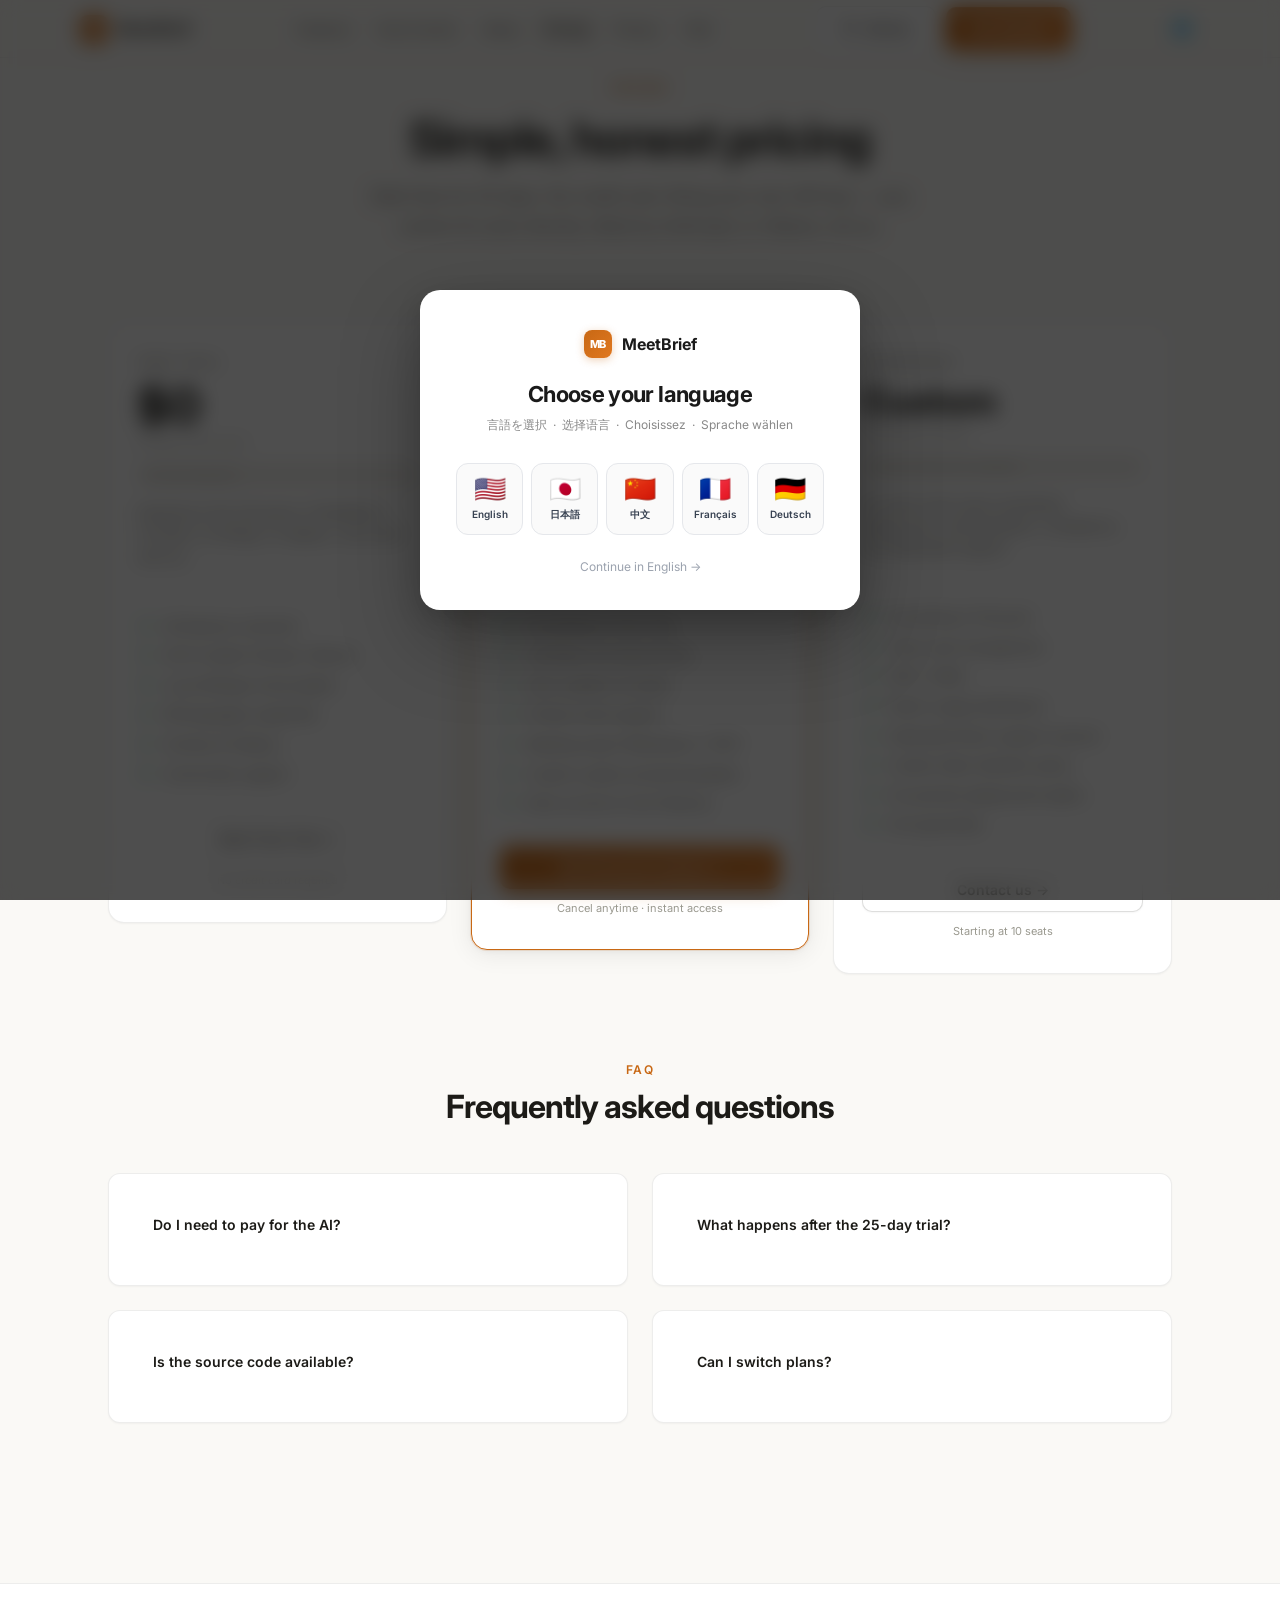
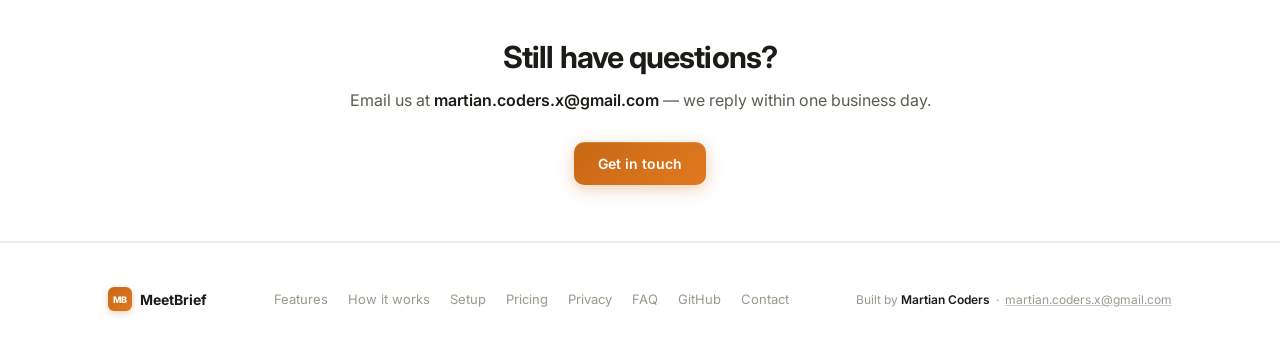
<file: pricing.html>
<!DOCTYPE html>
<html lang="en">
<head>
<meta charset="UTF-8">
<meta name="viewport" content="width=device-width, initial-scale=1.0">
<title>MeetBrief — Pricing</title>
<meta name="description" content="Simple, honest pricing for MeetBrief. Start free for 25 days. No credit card. Bring your own API key.">
<meta property="og:title" content="MeetBrief — Pricing">
<meta property="og:description" content="Free 25-day trial, Personal license at $7/month, Enterprise for teams.">
<meta property="og:type" content="website">
<link rel="preconnect" href="https://fonts.googleapis.com">
<link rel="preconnect" href="https://fonts.gstatic.com" crossorigin>
<link href="https://fonts.googleapis.com/css2?family=Inter:wght@300;400;500;600;700;800&family=JetBrains+Mono:wght@400;500&display=swap" rel="stylesheet">
<link rel="stylesheet" href="style.css">
<style>
/* ── Pricing page specific styles ── */
.pricing-hero {
  text-align: center;
  padding: 80px 0 16px;
}
.pricing-hero .section-eyebrow { margin-bottom: 16px; }
.pricing-hero .section-headline { margin-bottom: 16px; font-size: clamp(2rem, 5vw, 3rem); }
.pricing-hero .pricing-sub {
  font-size: 1.05rem; color: var(--text2); max-width: 540px;
  margin: 0 auto 56px; line-height: 1.75;
}

/* ── Pricing cards grid ── */
.pricing-grid {
  display: grid; grid-template-columns: repeat(3, 1fr);
  gap: 24px; margin-top: 8px; align-items: start;
}
.pricing-card {
  background: var(--surface); border: 1.5px solid var(--border);
  border-radius: 16px; padding: 32px 28px;
  display: flex; flex-direction: column; gap: 0;
  box-shadow: var(--shadow-xs);
  transition: border-color 0.2s, box-shadow 0.2s, transform 0.2s;
}
.pricing-card:hover { box-shadow: var(--shadow); transform: translateY(-2px); }
.pricing-card.featured {
  border-color: var(--orange); box-shadow: 0 0 0 1px rgba(200,104,20,0.15), var(--shadow);
  position: relative;
}
.pricing-badge {
  position: absolute; top: -12px; left: 50%; transform: translateX(-50%);
  background: var(--grad); color: #fff; font-size: 11px; font-weight: 700;
  padding: 3px 14px; border-radius: 99px; white-space: nowrap;
  letter-spacing: 0.04em;
}
.pricing-tier {
  font-size: 13px; font-weight: 700; text-transform: uppercase;
  letter-spacing: 0.08em; color: var(--text3); margin-bottom: 12px;
}
.pricing-tier.orange { color: var(--orange); }
.pricing-price-row {
  display: flex; align-items: flex-end; gap: 4px; margin-bottom: 4px;
}
.pricing-price {
  font-size: 48px; font-weight: 800; color: var(--text1); line-height: 1;
}
.pricing-price-unit {
  font-size: 14px; color: var(--text2); font-weight: 500; margin-bottom: 8px;
}
.pricing-price-alt {
  font-size: 12px; color: var(--text3); margin-bottom: 16px;
}
.pricing-no-card {
  display: inline-block; font-size: 11px; color: var(--text3);
  background: var(--bg2); border: 1px solid var(--border2);
  border-radius: 99px; padding: 2px 10px; margin-bottom: 16px;
}
.pricing-desc {
  font-size: 13.5px; color: var(--text2); line-height: 1.65;
  margin-bottom: 24px; min-height: 56px;
}
.pricing-divider {
  height: 1px; background: var(--border); margin-bottom: 24px;
}
.pricing-features {
  list-style: none; display: flex; flex-direction: column; gap: 10px;
  margin-bottom: 32px; flex: 1;
}
.pricing-features li {
  display: flex; align-items: flex-start; gap: 10px;
  font-size: 13.5px; color: var(--text2); line-height: 1.45;
}
.pf-check {
  width: 16px; height: 16px; border-radius: 50%; flex-shrink: 0; margin-top: 1px;
  display: flex; align-items: center; justify-content: center;
}
.pf-check.green { background: rgba(22,163,74,0.12); color: #16A34A; }
.pf-check svg { width: 9px; height: 9px; stroke: currentColor; stroke-width: 3; fill: none; }

/* ── FAQ ── */
.pricing-faq { margin-top: 88px; }
.pricing-faq .section-eyebrow { text-align: center; margin-bottom: 12px; }
.pricing-faq-headline {
  font-size: clamp(1.5rem, 3vw, 2rem); font-weight: 700; text-align: center;
  color: var(--text1); margin-bottom: 48px;
}
.faq-grid {
  display: grid; grid-template-columns: 1fr 1fr; gap: 24px;
}
.faq-item {
  background: var(--surface); border: 1px solid var(--border);
  border-radius: 12px; padding: 24px; box-shadow: var(--shadow-xs);
}
.faq-q {
  font-size: 14px; font-weight: 600; color: var(--text1); margin-bottom: 10px;
}
.faq-a {
  font-size: 13.5px; color: var(--text2); line-height: 1.7;
}

/* ── CTA strip ── */
.pricing-cta-strip {
  margin-top: 72px;
  background: var(--surface); border-top: 1px solid var(--border);
  border-bottom: 1px solid var(--border);
  padding: 56px 0; text-align: center;
}
.pricing-cta-strip h2 {
  font-size: clamp(1.4rem, 3vw, 1.9rem); font-weight: 700;
  color: var(--text1); margin-bottom: 12px;
}
.pricing-cta-strip p { font-size: 1rem; color: var(--text2); margin-bottom: 28px; }

@media (max-width: 900px) {
  .pricing-grid { grid-template-columns: 1fr; max-width: 420px; margin: 8px auto 0; }
  .faq-grid { grid-template-columns: 1fr; }
}
@media (max-width: 640px) {
  .pricing-hero { padding: 64px 0 8px; }
  .pricing-hero .pricing-sub { margin-bottom: 36px; }
}
</style>
</head>
<body>

<!-- Language picker -->
<div class="lp-overlay" id="lpOverlay">
  <div class="lp-card">
    <div class="lp-logo"><div class="nav-logo-mark">MB</div><span>MeetBrief</span></div>
    <h2 class="lp-title">Choose your language</h2>
    <p class="lp-sub">言語を選択 &nbsp;·&nbsp; 选择语言 &nbsp;·&nbsp; Choisissez &nbsp;·&nbsp; Sprache wählen</p>
    <div class="lp-options">
      <button class="lp-opt" onclick="selectLang('en')"><span class="lp-flag">🇺🇸</span><span class="lp-name">English</span></button>
      <button class="lp-opt" onclick="selectLang('ja')"><span class="lp-flag">🇯🇵</span><span class="lp-name">日本語</span></button>
      <button class="lp-opt" onclick="selectLang('zh')"><span class="lp-flag">🇨🇳</span><span class="lp-name">中文</span></button>
      <button class="lp-opt" onclick="selectLang('fr')"><span class="lp-flag">🇫🇷</span><span class="lp-name">Français</span></button>
      <button class="lp-opt" onclick="selectLang('de')"><span class="lp-flag">🇩🇪</span><span class="lp-name">Deutsch</span></button>
    </div>
    <button class="lp-skip" onclick="selectLang('en')">Continue in English →</button>
  </div>
</div>

<nav>
  <div class="nav-inner">
    <a href="index.html" class="nav-logo">
      <div class="nav-logo-mark">MB</div>
      MeetBrief
    </a>
    <ul class="nav-links">
      <li><a href="features.html">Features</a></li>
      <li><a href="how-it-works.html">How it works</a></li>
      <li><a href="install.html">Setup</a></li>
      <li><a href="pricing.html" class="active">Pricing</a></li>
      <li><a href="privacy.html">Privacy</a></li>
      <li><a href="faq.html">FAQ</a></li>
    </ul>
    <div class="nav-cta">
      <a href="https://github.com/martian-coder/TinyTools" target="_blank" class="btn btn-ghost">
        <svg viewBox="0 0 24 24" fill="currentColor"><path d="M12 2C6.477 2 2 6.484 2 12.017c0 4.425 2.865 8.18 6.839 9.504.5.092.682-.217.682-.483 0-.237-.008-.868-.013-1.703-2.782.605-3.369-1.343-3.369-1.343-.454-1.158-1.11-1.466-1.11-1.466-.908-.62.069-.608.069-.608 1.003.07 1.531 1.032 1.531 1.032.892 1.53 2.341 1.088 2.91.832.092-.647.35-1.088.636-1.338-2.22-.253-4.555-1.113-4.555-4.951 0-1.093.39-1.988 1.029-2.688-.103-.253-.446-1.272.098-2.65 0 0 .84-.27 2.75 1.026A9.564 9.564 0 0112 6.844c.85.004 1.705.115 2.504.337 1.909-1.296 2.747-1.027 2.747-1.027.546 1.379.202 2.398.1 2.651.64.7 1.028 1.595 1.028 2.688 0 3.848-2.339 4.695-4.566 4.943.359.309.678.92.678 1.855 0 1.338-.012 2.419-.012 2.747 0 .268.18.58.688.482A10.019 10.019 0 0022 12.017C22 6.484 17.522 2 12 2z"/></svg>
        GitHub
      </a>
      <a href="install.html" class="btn btn-primary" data-i18n="pric.nav.getStarted">Get Started</a>
    </div>
    <button class="nav-lang-btn" id="navLangBtn" onclick="showLangPicker()" title="Change language" aria-label="Change language">🌐</button>
    <button class="nav-hamburger" id="navHamburger" aria-label="Open menu">
      <span></span><span></span><span></span>
    </button>
  </div>
</nav>
<div class="nav-mobile" id="navMobile">
  <a href="features.html">Features</a>
  <a href="how-it-works.html">How it works</a>
  <a href="install.html">Setup</a>
  <a href="pricing.html">Pricing</a>
  <a href="privacy.html">Privacy</a>
  <a href="faq.html">FAQ</a>
  <a href="install.html" class="btn btn-primary" style="margin-top:8px;">Get Started</a>
  <button onclick="showLangPicker()" style="margin-top:4px;background:rgba(0,0,0,0.04);border:1px solid var(--border2);border-radius:8px;padding:8px 14px;font-size:13px;font-weight:500;color:var(--text2);cursor:pointer;width:100%;font-family:inherit;">🌐 Change Language</button>
</div>

<section class="pricing-hero">
  <div class="container">
    <div class="section-eyebrow" data-i18n="pric.hero.eyebrow">Pricing</div>
    <h2 class="section-headline" data-i18n="pric.hero.headline">Simple, honest pricing</h2>
    <p class="pricing-sub" data-i18n="pric.hero.sub">Start free for 25 days. No credit card. Bring your own API key — you control AI costs directly, billed by Anthropic or Ollama, not us.</p>
  </div>
</section>

<section style="padding-top:0; padding-bottom:88px;">
  <div class="container">
    <div class="pricing-grid">

      <!-- Free Trial -->
      <div class="pricing-card fade-up fade-up-delay-1">
        <div class="pricing-tier" data-i18n="pric.free.tier">Free Trial</div>
        <div class="pricing-price-row">
          <div class="pricing-price">$0</div>
        </div>
        <div class="pricing-price-alt" data-i18n="pric.free.priceAlt">25 days, full access</div>
        <span class="pricing-no-card" data-i18n="pric.free.noCard">No card required</span>
        <p class="pricing-desc" data-i18n="pric.free.desc">Experience the full power of MeetBrief — no limits, no strings, no signup. Just clone and run.</p>
        <div class="pricing-divider"></div>
        <ul class="pricing-features">
          <li><span class="pf-check green"><svg viewBox="0 0 24 24"><polyline points="20 6 9 17 4 12"/></svg></span><span data-i18n="pric.free.f1">All features unlocked</span></li>
          <li><span class="pf-check green"><svg viewBox="0 0 24 24"><polyline points="20 6 9 17 4 12"/></svg></span><span data-i18n="pric.free.f2">All AI models (Claude, Ollama)</span></li>
          <li><span class="pf-check green"><svg viewBox="0 0 24 24"><polyline points="20 6 9 17 4 12"/></svg></span><span data-i18n="pric.free.f3">Local Whisper transcription</span></li>
          <li><span class="pf-check green"><svg viewBox="0 0 24 24"><polyline points="20 6 9 17 4 12"/></svg></span><span data-i18n="pric.free.f4">99 languages supported</span></li>
          <li><span class="pf-check green"><svg viewBox="0 0 24 24"><polyline points="20 6 9 17 4 12"/></svg></span><span data-i18n="pric.free.f5">Overlay &amp; hotkeys</span></li>
          <li><span class="pf-check green"><svg viewBox="0 0 24 24"><polyline points="20 6 9 17 4 12"/></svg></span><span data-i18n="pric.free.f6">Community support</span></li>
        </ul>
        <a href="install.html" class="btn btn-ghost" style="width:100%;justify-content:center;" data-i18n="pric.free.cta">Start Free Trial →</a>
        <p style="font-size:11px;color:var(--text3);text-align:center;margin-top:10px;" data-i18n="pric.free.ctaNote">No credit card required</p>
      </div>

      <!-- Personal (featured) -->
      <div class="pricing-card featured fade-up fade-up-delay-2">
        <div class="pricing-badge" data-i18n="pric.personal.badge">Most Popular</div>
        <div class="pricing-tier orange" data-i18n="pric.personal.tier">Personal</div>
        <div class="pricing-price-row">
          <div class="pricing-price">$7</div>
          <div class="pricing-price-unit" data-i18n="pric.personal.unit">/ month</div>
        </div>
        <div class="pricing-price-alt" data-i18n="pric.personal.priceAlt">or $59 / year — save 30%</div>
        <span class="pricing-no-card" style="background:rgba(200,104,20,0.06);border-color:rgba(200,104,20,0.2);color:var(--orange);" data-i18n="pric.personal.cancelNote">Cancel anytime</span>
        <p class="pricing-desc" data-i18n="pric.personal.desc">For professionals who rely on MeetBrief daily. Unlimited use after your trial, with premium support and auto-updates.</p>
        <div class="pricing-divider"></div>
        <ul class="pricing-features">
          <li><span class="pf-check green"><svg viewBox="0 0 24 24"><polyline points="20 6 9 17 4 12"/></svg></span><span data-i18n="pric.personal.f1">Everything in Free Trial</span></li>
          <li><span class="pf-check green"><svg viewBox="0 0 24 24"><polyline points="20 6 9 17 4 12"/></svg></span><span data-i18n="pric.personal.f2">Unlimited use beyond trial</span></li>
          <li><span class="pf-check green"><svg viewBox="0 0 24 24"><polyline points="20 6 9 17 4 12"/></svg></span><span data-i18n="pric.personal.f3">Auto-updates included</span></li>
          <li><span class="pf-check green"><svg viewBox="0 0 24 24"><polyline points="20 6 9 17 4 12"/></svg></span><span data-i18n="pric.personal.f4">Priority email support</span></li>
          <li><span class="pf-check green"><svg viewBox="0 0 24 24"><polyline points="20 6 9 17 4 12"/></svg></span><span data-i18n="pric.personal.f5">Meeting export (Markdown / PDF)</span></li>
          <li><span class="pf-check green"><svg viewBox="0 0 24 24"><polyline points="20 6 9 17 4 12"/></svg></span><span data-i18n="pric.personal.f6">Custom system prompt templates</span></li>
          <li><span class="pf-check green"><svg viewBox="0 0 24 24"><polyline points="20 6 9 17 4 12"/></svg></span><span data-i18n="pric.personal.f7">Early access to new features</span></li>
        </ul>
        <a href="install.html" class="btn btn-primary" style="width:100%;justify-content:center;" data-i18n="pric.personal.cta">Get Personal License →</a>
        <p style="font-size:11px;color:var(--text3);text-align:center;margin-top:10px;" data-i18n="pric.personal.ctaNote">Cancel anytime · instant access</p>
      </div>

      <!-- Enterprise -->
      <div class="pricing-card fade-up fade-up-delay-3">
        <div class="pricing-tier" data-i18n="pric.ent.tier">Enterprise</div>
        <div class="pricing-price-row">
          <div class="pricing-price" style="font-size:36px;line-height:1.1;" data-i18n="pric.ent.price">Custom</div>
        </div>
        <div class="pricing-price-alt" data-i18n="pric.ent.priceAlt">Starting at 10 seats</div>
        <span class="pricing-no-card" data-i18n="pric.ent.discount">Volume discounts available</span>
        <p class="pricing-desc" data-i18n="pric.ent.desc">For teams that need centralised deployment, administration, compliance, and dedicated support.</p>
        <div class="pricing-divider"></div>
        <ul class="pricing-features">
          <li><span class="pf-check green"><svg viewBox="0 0 24 24"><polyline points="20 6 9 17 4 12"/></svg></span><span data-i18n="pric.ent.f1">Everything in Personal</span></li>
          <li><span class="pf-check green"><svg viewBox="0 0 24 24"><polyline points="20 6 9 17 4 12"/></svg></span><span data-i18n="pric.ent.f2">Team seat management</span></li>
          <li><span class="pf-check green"><svg viewBox="0 0 24 24"><polyline points="20 6 9 17 4 12"/></svg></span><span data-i18n="pric.ent.f3">SSO / SAML</span></li>
          <li><span class="pf-check green"><svg viewBox="0 0 24 24"><polyline points="20 6 9 17 4 12"/></svg></span><span data-i18n="pric.ent.f4">Admin usage dashboard</span></li>
          <li><span class="pf-check green"><svg viewBox="0 0 24 24"><polyline points="20 6 9 17 4 12"/></svg></span><span data-i18n="pric.ent.f5">Dedicated Slack support channel</span></li>
          <li><span class="pf-check green"><svg viewBox="0 0 24 24"><polyline points="20 6 9 17 4 12"/></svg></span><span data-i18n="pric.ent.f6">Custom data-retention policy</span></li>
          <li><span class="pf-check green"><svg viewBox="0 0 24 24"><polyline points="20 6 9 17 4 12"/></svg></span><span data-i18n="pric.ent.f7">On-premise deployment option</span></li>
          <li><span class="pf-check green"><svg viewBox="0 0 24 24"><polyline points="20 6 9 17 4 12"/></svg></span><span data-i18n="pric.ent.f8">SLA guarantee</span></li>
        </ul>
        <a href="mailto:martian.coders.x@gmail.com" class="btn btn-ghost" style="width:100%;justify-content:center;" data-i18n="pric.ent.cta">Contact us →</a>
        <p style="font-size:11px;color:var(--text3);text-align:center;margin-top:10px;" data-i18n="pric.ent.ctaNote">Starting at 10 seats</p>
      </div>
    </div>

    <!-- FAQ -->
    <div class="pricing-faq fade-up">
      <div class="section-eyebrow" data-i18n="pric.faq.eyebrow">FAQ</div>
      <h3 class="pricing-faq-headline" data-i18n="pric.faq.headline">Frequently asked questions</h3>
      <div class="faq-grid">
        <div class="faq-item">
          <div class="faq-q" data-i18n="pric.faq.q1">Do I need to pay for the AI?</div>
          <div class="faq-a" data-i18n="pric.faq.a1">No — MeetBrief uses your own API key (Anthropic Claude or Ollama). The license fee is for the app only. AI costs are billed directly to you by the provider, typically a few cents per meeting.</div>
        </div>
        <div class="faq-item">
          <div class="faq-q" data-i18n="pric.faq.q2">What happens after the 25-day trial?</div>
          <div class="faq-a" data-i18n="pric.faq.a2">The app stops processing new transcriptions until you enter a license key. Your data and settings are preserved. Purchase a Personal license at any time to continue without interruption.</div>
        </div>
        <div class="faq-item">
          <div class="faq-q" data-i18n="pric.faq.q3">Is the source code available?</div>
          <div class="faq-a" data-i18n="pric.faq.a3">Yes — the core is open source on GitHub. The Personal and Enterprise licenses cover the compiled Electron app with auto-updates, support, and premium features not in the public repo.</div>
        </div>
        <div class="faq-item">
          <div class="faq-q" data-i18n="pric.faq.q4">Can I switch plans?</div>
          <div class="faq-a" data-i18n="pric.faq.a4">Yes — upgrade, downgrade, or cancel any time. Unused days are prorated on annual plans. Switching from monthly to annual saves 30% and takes effect on your next billing date.</div>
        </div>
      </div>
    </div>
  </div>
</section>

<div class="pricing-cta-strip">
  <div class="container">
    <h2 data-i18n="pric.ctaStrip.h2">Still have questions?</h2>
    <p data-i18n="pric.ctaStrip.p">Email us at <strong>martian.coders.x@gmail.com</strong> — we reply within one business day.</p>
    <a href="mailto:martian.coders.x@gmail.com" class="btn btn-primary" data-i18n="pric.ctaStrip.btn">Get in touch</a>
  </div>
</div>

<footer>
  <div class="container">
    <div class="footer-inner">
      <a href="index.html" class="footer-logo"><div class="footer-logo-mark">MB</div>MeetBrief</a>
      <ul class="footer-links">
        <li><a href="features.html">Features</a></li>
        <li><a href="how-it-works.html">How it works</a></li>
        <li><a href="install.html">Setup</a></li>
        <li><a href="pricing.html">Pricing</a></li>
        <li><a href="privacy.html">Privacy</a></li>
        <li><a href="faq.html">FAQ</a></li>
        <li><a href="https://github.com/martian-coder/TinyTools/tree/main/MeetingCopilot" target="_blank">GitHub</a></li>
        <li><a href="mailto:martian.coders.x@gmail.com">Contact</a></li>
      </ul>
      <div class="footer-right">Built by <strong>Martian Coders</strong> &nbsp;·&nbsp; <a href="mailto:martian.coders.x@gmail.com" style="color:inherit;text-decoration:underline;text-decoration-color:rgba(0,0,0,0.2);">martian.coders.x@gmail.com</a></div>
    </div>
  </div>
</footer>

<script>
const observer = new IntersectionObserver(
  entries => entries.forEach(e => { if (e.isIntersecting) e.target.classList.add('visible'); }),
  { threshold: 0.08, rootMargin: '0px 0px -40px 0px' }
);
document.querySelectorAll('.fade-up').forEach(el => observer.observe(el));

// Hamburger
const hamburger = document.getElementById('navHamburger');
const navMobile = document.getElementById('navMobile');
if (hamburger && navMobile) {
  hamburger.addEventListener('click', () => {
    const open = navMobile.classList.toggle('open');
    hamburger.classList.toggle('open', open);
  });
  document.addEventListener('click', e => {
    if (!hamburger.contains(e.target) && !navMobile.contains(e.target)) {
      navMobile.classList.remove('open');
      hamburger.classList.remove('open');
    }
  });
}

// i18n
const langFlags = { en: '🇺🇸', ja: '🇯🇵', zh: '🇨🇳', fr: '🇫🇷', de: '🇩🇪' };
const i18n = {
  en: {
    'pric.nav.getStarted': 'Get Started',
    'pric.hero.eyebrow': 'Pricing',
    'pric.hero.headline': 'Simple, honest pricing',
    'pric.hero.sub': 'Start free for 25 days. No credit card. Bring your own API key — you control AI costs directly, billed by Anthropic or Ollama, not us.',
    'pric.free.tier': 'Free Trial',
    'pric.free.priceAlt': '25 days, full access',
    'pric.free.noCard': 'No card required',
    'pric.free.desc': 'Experience the full power of MeetBrief — no limits, no strings, no signup. Just clone and run.',
    'pric.free.f1': 'All features unlocked',
    'pric.free.f2': 'All AI models (Claude, Ollama)',
    'pric.free.f3': 'Local Whisper transcription',
    'pric.free.f4': '99 languages supported',
    'pric.free.f5': 'Overlay & hotkeys',
    'pric.free.f6': 'Community support',
    'pric.free.cta': 'Start Free Trial →',
    'pric.free.ctaNote': 'No credit card required',
    'pric.personal.badge': 'Most Popular',
    'pric.personal.tier': 'Personal',
    'pric.personal.unit': '/ month',
    'pric.personal.priceAlt': 'or $59 / year — save 30%',
    'pric.personal.cancelNote': 'Cancel anytime',
    'pric.personal.desc': 'For professionals who rely on MeetBrief daily. Unlimited use after your trial, with premium support and auto-updates.',
    'pric.personal.f1': 'Everything in Free Trial',
    'pric.personal.f2': 'Unlimited use beyond trial',
    'pric.personal.f3': 'Auto-updates included',
    'pric.personal.f4': 'Priority email support',
    'pric.personal.f5': 'Meeting export (Markdown / PDF)',
    'pric.personal.f6': 'Custom system prompt templates',
    'pric.personal.f7': 'Early access to new features',
    'pric.personal.cta': 'Get Personal License →',
    'pric.personal.ctaNote': 'Cancel anytime · instant access',
    'pric.ent.tier': 'Enterprise',
    'pric.ent.price': 'Custom',
    'pric.ent.priceAlt': 'Starting at 10 seats',
    'pric.ent.discount': 'Volume discounts available',
    'pric.ent.desc': 'For teams that need centralised deployment, administration, compliance, and dedicated support.',
    'pric.ent.f1': 'Everything in Personal',
    'pric.ent.f2': 'Team seat management',
    'pric.ent.f3': 'SSO / SAML',
    'pric.ent.f4': 'Admin usage dashboard',
    'pric.ent.f5': 'Dedicated Slack support channel',
    'pric.ent.f6': 'Custom data-retention policy',
    'pric.ent.f7': 'On-premise deployment option',
    'pric.ent.f8': 'SLA guarantee',
    'pric.ent.cta': 'Contact us →',
    'pric.ent.ctaNote': 'Starting at 10 seats',
    'pric.faq.eyebrow': 'FAQ',
    'pric.faq.headline': 'Frequently asked questions',
    'pric.faq.q1': 'Do I need to pay for the AI?',
    'pric.faq.a1': 'No — MeetBrief uses your own API key (Anthropic Claude or Ollama). The license fee is for the app only. AI costs are billed directly to you by the provider, typically a few cents per meeting.',
    'pric.faq.q2': 'What happens after the 25-day trial?',
    'pric.faq.a2': 'The app stops processing new transcriptions until you enter a license key. Your data and settings are preserved. Purchase a Personal license at any time to continue without interruption.',
    'pric.faq.q3': 'Is the source code available?',
    'pric.faq.a3': 'Yes — the core is open source on GitHub. The Personal and Enterprise licenses cover the compiled Electron app with auto-updates, support, and premium features not in the public repo.',
    'pric.faq.q4': 'Can I switch plans?',
    'pric.faq.a4': 'Yes — upgrade, downgrade, or cancel any time. Unused days are prorated on annual plans. Switching from monthly to annual saves 30% and takes effect on your next billing date.',
    'pric.ctaStrip.h2': 'Still have questions?',
    'pric.ctaStrip.p': 'Email us at martian.coders.x@gmail.com — we reply within one business day.',
    'pric.ctaStrip.btn': 'Get in touch',
  },
  ja: {
    'pric.nav.getStarted': '今すぐ始める',
    'pric.hero.eyebrow': '料金',
    'pric.hero.headline': 'シンプルで誠実な料金体系',
    'pric.hero.sub': '25日間無料でお試しください。クレジットカード不要。ご自身のAPIキーをご利用いただくため、AI利用料はAnthropicまたはOllamaから直接請求されます。',
    'pric.free.tier': '無料トライアル',
    'pric.free.priceAlt': '25日間、フルアクセス',
    'pric.free.noCard': 'カード不要',
    'pric.free.desc': 'MeetBriefのすべての機能を体験してください。制限なし、縛りなし、サインアップ不要。クローンして実行するだけです。',
    'pric.free.f1': '全機能アンロック済み',
    'pric.free.f2': '全AIモデル対応（Claude、Ollama）',
    'pric.free.f3': 'ローカルWhisper文字起こし',
    'pric.free.f4': '99言語対応',
    'pric.free.f5': 'オーバーレイ＆ホットキー',
    'pric.free.f6': 'コミュニティサポート',
    'pric.free.cta': '無料トライアルを始める →',
    'pric.free.ctaNote': 'クレジットカード不要',
    'pric.personal.badge': '最も人気',
    'pric.personal.tier': 'パーソナル',
    'pric.personal.unit': '/ 月',
    'pric.personal.priceAlt': '年間$59 — 30%お得',
    'pric.personal.cancelNote': 'いつでもキャンセル可',
    'pric.personal.desc': '毎日MeetBriefを使用するプロフェッショナル向け。トライアル終了後も無制限で使用可能。プレミアムサポートと自動アップデート付き。',
    'pric.personal.f1': '無料トライアルのすべて',
    'pric.personal.f2': 'トライアル後も無制限利用',
    'pric.personal.f3': '自動アップデート付き',
    'pric.personal.f4': '優先メールサポート',
    'pric.personal.f5': '会議エクスポート（Markdown / PDF）',
    'pric.personal.f6': 'カスタムシステムプロンプトテンプレート',
    'pric.personal.f7': '新機能への早期アクセス',
    'pric.personal.cta': 'パーソナルライセンスを取得 →',
    'pric.personal.ctaNote': 'いつでもキャンセル可・即時アクセス',
    'pric.ent.tier': 'エンタープライズ',
    'pric.ent.price': 'カスタム',
    'pric.ent.priceAlt': '10シートから',
    'pric.ent.discount': 'ボリューム割引あり',
    'pric.ent.desc': '集中展開、管理、コンプライアンス、専任サポートが必要なチーム向け。',
    'pric.ent.f1': 'パーソナルのすべて',
    'pric.ent.f2': 'チームシート管理',
    'pric.ent.f3': 'SSO / SAML',
    'pric.ent.f4': '管理者用ダッシュボード',
    'pric.ent.f5': '専用Slackサポートチャンネル',
    'pric.ent.f6': 'カスタムデータ保持ポリシー',
    'pric.ent.f7': 'オンプレミス展開オプション',
    'pric.ent.f8': 'SLA保証',
    'pric.ent.cta': 'お問い合わせ →',
    'pric.ent.ctaNote': '10シートから',
    'pric.faq.eyebrow': 'よくある質問',
    'pric.faq.headline': 'よくあるご質問',
    'pric.faq.q1': 'AIの利用料は別途かかりますか？',
    'pric.faq.a1': 'いいえ。MeetBriefはご自身のAPIキー（Anthropic ClaudeまたはOllama）を使用します。ライセンス料はアプリのみに対するものです。AI利用料はプロバイダーから直接請求されます。',
    'pric.faq.q2': '25日間のトライアル後はどうなりますか？',
    'pric.faq.a2': 'ライセンスキーを入力するまで新しい文字起こし処理が停止します。データと設定は保持されます。いつでもパーソナルライセンスを購入して継続できます。',
    'pric.faq.q3': 'ソースコードは公開されていますか？',
    'pric.faq.a3': 'はい。コアはGitHubでオープンソースです。パーソナル・エンタープライズライセンスはコンパイル済みElectronアプリと自動アップデート、サポートをカバーします。',
    'pric.faq.q4': 'プランを変更できますか？',
    'pric.faq.a4': 'はい。いつでもアップグレード、ダウングレード、またはキャンセルできます。年間プランの未使用日数は日割り計算されます。',
    'pric.ctaStrip.h2': 'まだご質問がありますか？',
    'pric.ctaStrip.p': 'martian.coders.x@gmail.comまでメールをお送りください。1営業日以内に返信いたします。',
    'pric.ctaStrip.btn': 'お問い合わせ',
  },
  zh: {
    'pric.nav.getStarted': '立即开始',
    'pric.hero.eyebrow': '定价',
    'pric.hero.headline': '简单透明的定价',
    'pric.hero.sub': '免费试用25天，无需信用卡。使用您自己的API密钥——AI费用由Anthropic或Ollama直接向您收取，与我们无关。',
    'pric.free.tier': '免费试用',
    'pric.free.priceAlt': '25天，完整访问',
    'pric.free.noCard': '无需信用卡',
    'pric.free.desc': '体验MeetBrief的全部功能——无限制、无束缚、无需注册。克隆并运行即可。',
    'pric.free.f1': '全部功能已解锁',
    'pric.free.f2': '全部AI模型（Claude、Ollama）',
    'pric.free.f3': '本地Whisper转录',
    'pric.free.f4': '支持99种语言',
    'pric.free.f5': '悬浮窗与快捷键',
    'pric.free.f6': '社区支持',
    'pric.free.cta': '开始免费试用 →',
    'pric.free.ctaNote': '无需信用卡',
    'pric.personal.badge': '最受欢迎',
    'pric.personal.tier': '个人版',
    'pric.personal.unit': '/ 月',
    'pric.personal.priceAlt': '或$59/年——节省30%',
    'pric.personal.cancelNote': '随时取消',
    'pric.personal.desc': '面向每天使用MeetBrief的专业人士。试用期结束后无限使用，含优先支持和自动更新。',
    'pric.personal.f1': '包含免费试用所有内容',
    'pric.personal.f2': '试用期后无限使用',
    'pric.personal.f3': '包含自动更新',
    'pric.personal.f4': '优先邮件支持',
    'pric.personal.f5': '会议导出（Markdown / PDF）',
    'pric.personal.f6': '自定义系统提示词模板',
    'pric.personal.f7': '新功能抢先体验',
    'pric.personal.cta': '获取个人许可证 →',
    'pric.personal.ctaNote': '随时取消·立即访问',
    'pric.ent.tier': '企业版',
    'pric.ent.price': '定制方案',
    'pric.ent.priceAlt': '起步10个席位',
    'pric.ent.discount': '提供批量折扣',
    'pric.ent.desc': '面向需要集中部署、管理、合规及专属支持的团队。',
    'pric.ent.f1': '包含个人版所有内容',
    'pric.ent.f2': '团队席位管理',
    'pric.ent.f3': 'SSO / SAML',
    'pric.ent.f4': '管理员使用仪表盘',
    'pric.ent.f5': '专属Slack支持频道',
    'pric.ent.f6': '自定义数据保留策略',
    'pric.ent.f7': '本地部署选项',
    'pric.ent.f8': 'SLA保障',
    'pric.ent.cta': '联系我们 →',
    'pric.ent.ctaNote': '起步10个席位',
    'pric.faq.eyebrow': '常见问题',
    'pric.faq.headline': '常见问题解答',
    'pric.faq.q1': '我需要为AI单独付费吗？',
    'pric.faq.a1': '不需要。MeetBrief使用您自己的API密钥（Anthropic Claude或Ollama）。许可证费用仅针对应用本身。AI费用由提供商直接向您收取，通常每次会议只需几分钱。',
    'pric.faq.q2': '25天试用期结束后会怎样？',
    'pric.faq.a2': '在您输入许可证密钥之前，应用将停止处理新的转录。您的数据和设置会被保留。随时购买个人许可证即可继续使用，不会中断。',
    'pric.faq.q3': '源代码是否公开？',
    'pric.faq.a3': '是的——核心代码在GitHub上开源。个人版和企业版许可证涵盖编译好的Electron应用、自动更新、支持及公开仓库中没有的高级功能。',
    'pric.faq.q4': '我可以切换套餐吗？',
    'pric.faq.a4': '可以——随时升级、降级或取消。年度套餐的未使用天数按比例退款。从月付切换为年付可节省30%，在下一个账单日生效。',
    'pric.ctaStrip.h2': '还有问题？',
    'pric.ctaStrip.p': '发送邮件至martian.coders.x@gmail.com——我们在一个工作日内回复。',
    'pric.ctaStrip.btn': '联系我们',
  },
  fr: {
    'pric.nav.getStarted': 'Commencer',
    'pric.hero.eyebrow': 'Tarifs',
    'pric.hero.headline': 'Tarification simple et honnête',
    'pric.hero.sub': 'Commencez gratuitement pendant 25 jours. Pas de carte bancaire. Apportez votre propre clé API — vous contrôlez directement les coûts IA, facturés par Anthropic ou Ollama, pas nous.',
    'pric.free.tier': 'Essai gratuit',
    'pric.free.priceAlt': '25 jours, accès complet',
    'pric.free.noCard': 'Pas de carte requise',
    'pric.free.desc': 'Découvrez toute la puissance de MeetBrief — sans limites, sans engagement, sans inscription. Clonez et lancez.',
    'pric.free.f1': 'Toutes les fonctionnalités débloquées',
    'pric.free.f2': 'Tous les modèles IA (Claude, Ollama)',
    'pric.free.f3': 'Transcription Whisper locale',
    'pric.free.f4': '99 langues supportées',
    'pric.free.f5': 'Overlay et raccourcis clavier',
    'pric.free.f6': 'Support communautaire',
    'pric.free.cta': 'Commencer l\'essai gratuit →',
    'pric.free.ctaNote': 'Pas de carte bancaire requise',
    'pric.personal.badge': 'Plus populaire',
    'pric.personal.tier': 'Personnel',
    'pric.personal.unit': '/ mois',
    'pric.personal.priceAlt': 'ou 59$ / an — économisez 30%',
    'pric.personal.cancelNote': 'Annulez à tout moment',
    'pric.personal.desc': 'Pour les professionnels qui utilisent MeetBrief quotidiennement. Utilisation illimitée après l\'essai, avec support premium et mises à jour automatiques.',
    'pric.personal.f1': 'Tout de l\'essai gratuit',
    'pric.personal.f2': 'Utilisation illimitée après l\'essai',
    'pric.personal.f3': 'Mises à jour automatiques incluses',
    'pric.personal.f4': 'Support e-mail prioritaire',
    'pric.personal.f5': 'Export de réunion (Markdown / PDF)',
    'pric.personal.f6': 'Modèles de prompt système personnalisés',
    'pric.personal.f7': 'Accès anticipé aux nouvelles fonctionnalités',
    'pric.personal.cta': 'Obtenir la licence personnelle →',
    'pric.personal.ctaNote': 'Annulez n\'importe quand · accès immédiat',
    'pric.ent.tier': 'Entreprise',
    'pric.ent.price': 'Sur mesure',
    'pric.ent.priceAlt': 'À partir de 10 postes',
    'pric.ent.discount': 'Remises sur volume disponibles',
    'pric.ent.desc': 'Pour les équipes qui ont besoin d\'un déploiement centralisé, d\'administration, de conformité et d\'un support dédié.',
    'pric.ent.f1': 'Tout du plan Personnel',
    'pric.ent.f2': 'Gestion des postes d\'équipe',
    'pric.ent.f3': 'SSO / SAML',
    'pric.ent.f4': 'Tableau de bord d\'utilisation admin',
    'pric.ent.f5': 'Canal de support Slack dédié',
    'pric.ent.f6': 'Politique de rétention de données personnalisée',
    'pric.ent.f7': 'Option de déploiement sur site',
    'pric.ent.f8': 'Garantie SLA',
    'pric.ent.cta': 'Nous contacter →',
    'pric.ent.ctaNote': 'À partir de 10 postes',
    'pric.faq.eyebrow': 'FAQ',
    'pric.faq.headline': 'Questions fréquentes',
    'pric.faq.q1': 'Dois-je payer pour l\'IA ?',
    'pric.faq.a1': 'Non — MeetBrief utilise votre propre clé API (Anthropic Claude ou Ollama). Les frais de licence concernent uniquement l\'application. Les coûts IA vous sont facturés directement par le fournisseur, généralement quelques centimes par réunion.',
    'pric.faq.q2': 'Que se passe-t-il après les 25 jours d\'essai ?',
    'pric.faq.a2': 'L\'application cesse de traiter de nouvelles transcriptions jusqu\'à ce que vous saisissiez une clé de licence. Vos données et paramètres sont conservés. Achetez une licence personnelle à tout moment pour continuer sans interruption.',
    'pric.faq.q3': 'Le code source est-il disponible ?',
    'pric.faq.a3': 'Oui — le noyau est open source sur GitHub. Les licences Personnelle et Entreprise couvrent l\'application Electron compilée avec les mises à jour automatiques, le support et les fonctionnalités premium.',
    'pric.faq.q4': 'Puis-je changer de plan ?',
    'pric.faq.a4': 'Oui — améliorez, rétrogradez ou annulez à tout moment. Les jours non utilisés sont proratisés sur les plans annuels. Passer du mensuel à l\'annuel économise 30%.',
    'pric.ctaStrip.h2': 'Vous avez encore des questions ?',
    'pric.ctaStrip.p': 'Écrivez-nous à martian.coders.x@gmail.com — nous répondons dans un jour ouvrable.',
    'pric.ctaStrip.btn': 'Nous contacter',
  },
  de: {
    'pric.nav.getStarted': 'Loslegen',
    'pric.hero.eyebrow': 'Preise',
    'pric.hero.headline': 'Einfache, ehrliche Preise',
    'pric.hero.sub': 'Starten Sie kostenlos für 25 Tage. Keine Kreditkarte. Bringen Sie Ihren eigenen API-Schlüssel mit — Sie steuern die KI-Kosten direkt, abgerechnet von Anthropic oder Ollama, nicht von uns.',
    'pric.free.tier': 'Kostenlose Testversion',
    'pric.free.priceAlt': '25 Tage, volles Zugang',
    'pric.free.noCard': 'Keine Karte erforderlich',
    'pric.free.desc': 'Erleben Sie die volle Leistung von MeetBrief — ohne Einschränkungen, ohne Bindung, ohne Anmeldung. Einfach klonen und starten.',
    'pric.free.f1': 'Alle Funktionen freigeschaltet',
    'pric.free.f2': 'Alle KI-Modelle (Claude, Ollama)',
    'pric.free.f3': 'Lokale Whisper-Transkription',
    'pric.free.f4': '99 Sprachen unterstützt',
    'pric.free.f5': 'Overlay & Hotkeys',
    'pric.free.f6': 'Community-Support',
    'pric.free.cta': 'Kostenlose Testversion starten →',
    'pric.free.ctaNote': 'Keine Kreditkarte erforderlich',
    'pric.personal.badge': 'Beliebteste Wahl',
    'pric.personal.tier': 'Persönlich',
    'pric.personal.unit': '/ Monat',
    'pric.personal.priceAlt': 'oder 59$ / Jahr — 30% sparen',
    'pric.personal.cancelNote': 'Jederzeit kündbar',
    'pric.personal.desc': 'Für Profis, die MeetBrief täglich nutzen. Unbegrenzte Nutzung nach dem Test, mit Premium-Support und automatischen Updates.',
    'pric.personal.f1': 'Alles aus der kostenlosen Testversion',
    'pric.personal.f2': 'Unbegrenzte Nutzung nach dem Test',
    'pric.personal.f3': 'Automatische Updates enthalten',
    'pric.personal.f4': 'Prioritäts-E-Mail-Support',
    'pric.personal.f5': 'Meeting-Export (Markdown / PDF)',
    'pric.personal.f6': 'Benutzerdefinierte System-Prompt-Vorlagen',
    'pric.personal.f7': 'Frühzeitiger Zugang zu neuen Funktionen',
    'pric.personal.cta': 'Persönliche Lizenz erhalten →',
    'pric.personal.ctaNote': 'Jederzeit kündbar · sofortiger Zugang',
    'pric.ent.tier': 'Enterprise',
    'pric.ent.price': 'Individuell',
    'pric.ent.priceAlt': 'Ab 10 Plätzen',
    'pric.ent.discount': 'Mengenrabatte verfügbar',
    'pric.ent.desc': 'Für Teams, die zentrale Bereitstellung, Verwaltung, Compliance und dedizierten Support benötigen.',
    'pric.ent.f1': 'Alles aus dem persönlichen Plan',
    'pric.ent.f2': 'Team-Sitz-Management',
    'pric.ent.f3': 'SSO / SAML',
    'pric.ent.f4': 'Admin-Nutzungs-Dashboard',
    'pric.ent.f5': 'Dedizierter Slack-Supportkanal',
    'pric.ent.f6': 'Benutzerdefinierte Datenhaltungsrichtlinie',
    'pric.ent.f7': 'On-Premise-Bereitstellungsoption',
    'pric.ent.f8': 'SLA-Garantie',
    'pric.ent.cta': 'Kontaktieren Sie uns →',
    'pric.ent.ctaNote': 'Ab 10 Plätzen',
    'pric.faq.eyebrow': 'FAQ',
    'pric.faq.headline': 'Häufig gestellte Fragen',
    'pric.faq.q1': 'Muss ich für die KI bezahlen?',
    'pric.faq.a1': 'Nein — MeetBrief verwendet Ihren eigenen API-Schlüssel (Anthropic Claude oder Ollama). Die Lizenzgebühr gilt nur für die App. KI-Kosten werden direkt vom Anbieter abgerechnet, typischerweise wenige Cent pro Meeting.',
    'pric.faq.q2': 'Was passiert nach der 25-tägigen Testversion?',
    'pric.faq.a2': 'Die App hört auf, neue Transkriptionen zu verarbeiten, bis Sie einen Lizenzschlüssel eingeben. Ihre Daten und Einstellungen bleiben erhalten. Kaufen Sie jederzeit eine persönliche Lizenz, um ohne Unterbrechung fortzufahren.',
    'pric.faq.q3': 'Ist der Quellcode verfügbar?',
    'pric.faq.a3': 'Ja — der Kern ist auf GitHub Open Source. Die persönlichen und Enterprise-Lizenzen umfassen die kompilierte Electron-App mit automatischen Updates, Support und Premium-Funktionen.',
    'pric.faq.q4': 'Kann ich zwischen Plänen wechseln?',
    'pric.faq.a4': 'Ja — jederzeit upgraden, downgraden oder kündigen. Ungenutzte Tage werden bei Jahresplänen anteilig erstattet. Der Wechsel von monatlich auf jährlich spart 30%.',
    'pric.ctaStrip.h2': 'Noch Fragen?',
    'pric.ctaStrip.p': 'Schreiben Sie uns an martian.coders.x@gmail.com — wir antworten innerhalb eines Werktages.',
    'pric.ctaStrip.btn': 'Kontakt aufnehmen',
  }
};

function applyTranslations(lang) {
  const t = i18n[lang] || i18n.en;
  document.querySelectorAll('[data-i18n]').forEach(el => {
    const key = el.getAttribute('data-i18n');
    if (t[key] !== undefined) el.textContent = t[key];
  });
  document.querySelectorAll('[data-i18n-html]').forEach(el => {
    const key = el.getAttribute('data-i18n-html');
    if (t[key] !== undefined) el.innerHTML = t[key];
  });
  document.documentElement.lang = lang === 'zh' ? 'zh-CN' : lang;
}

function selectLang(lang) {
  localStorage.setItem('mb_lang', lang);
  const overlay = document.getElementById('lpOverlay');
  if (overlay) overlay.style.display = 'none';
  applyTranslations(lang);
  const btn = document.getElementById('navLangBtn');
  if (btn) btn.textContent = (langFlags[lang] || '🌐') + ' ' + lang.toUpperCase();
}

function showLangPicker() {
  const overlay = document.getElementById('lpOverlay');
  if (!overlay) return;
  overlay.style.display = 'flex';
  const card = overlay.querySelector('.lp-card');
  if (card) { card.style.animation = 'none'; card.offsetHeight; card.style.animation = ''; }
}

(function initLang() {
  const saved = localStorage.getItem('mb_lang');
  if (saved) {
    const overlay = document.getElementById('lpOverlay');
    if (overlay) overlay.style.display = 'none';
    applyTranslations(saved);
    const btn = document.getElementById('navLangBtn');
    if (btn) btn.textContent = (langFlags[saved] || '🌐') + ' ' + saved.toUpperCase();
  }
})();
</script>
</body>
</html>
</file>
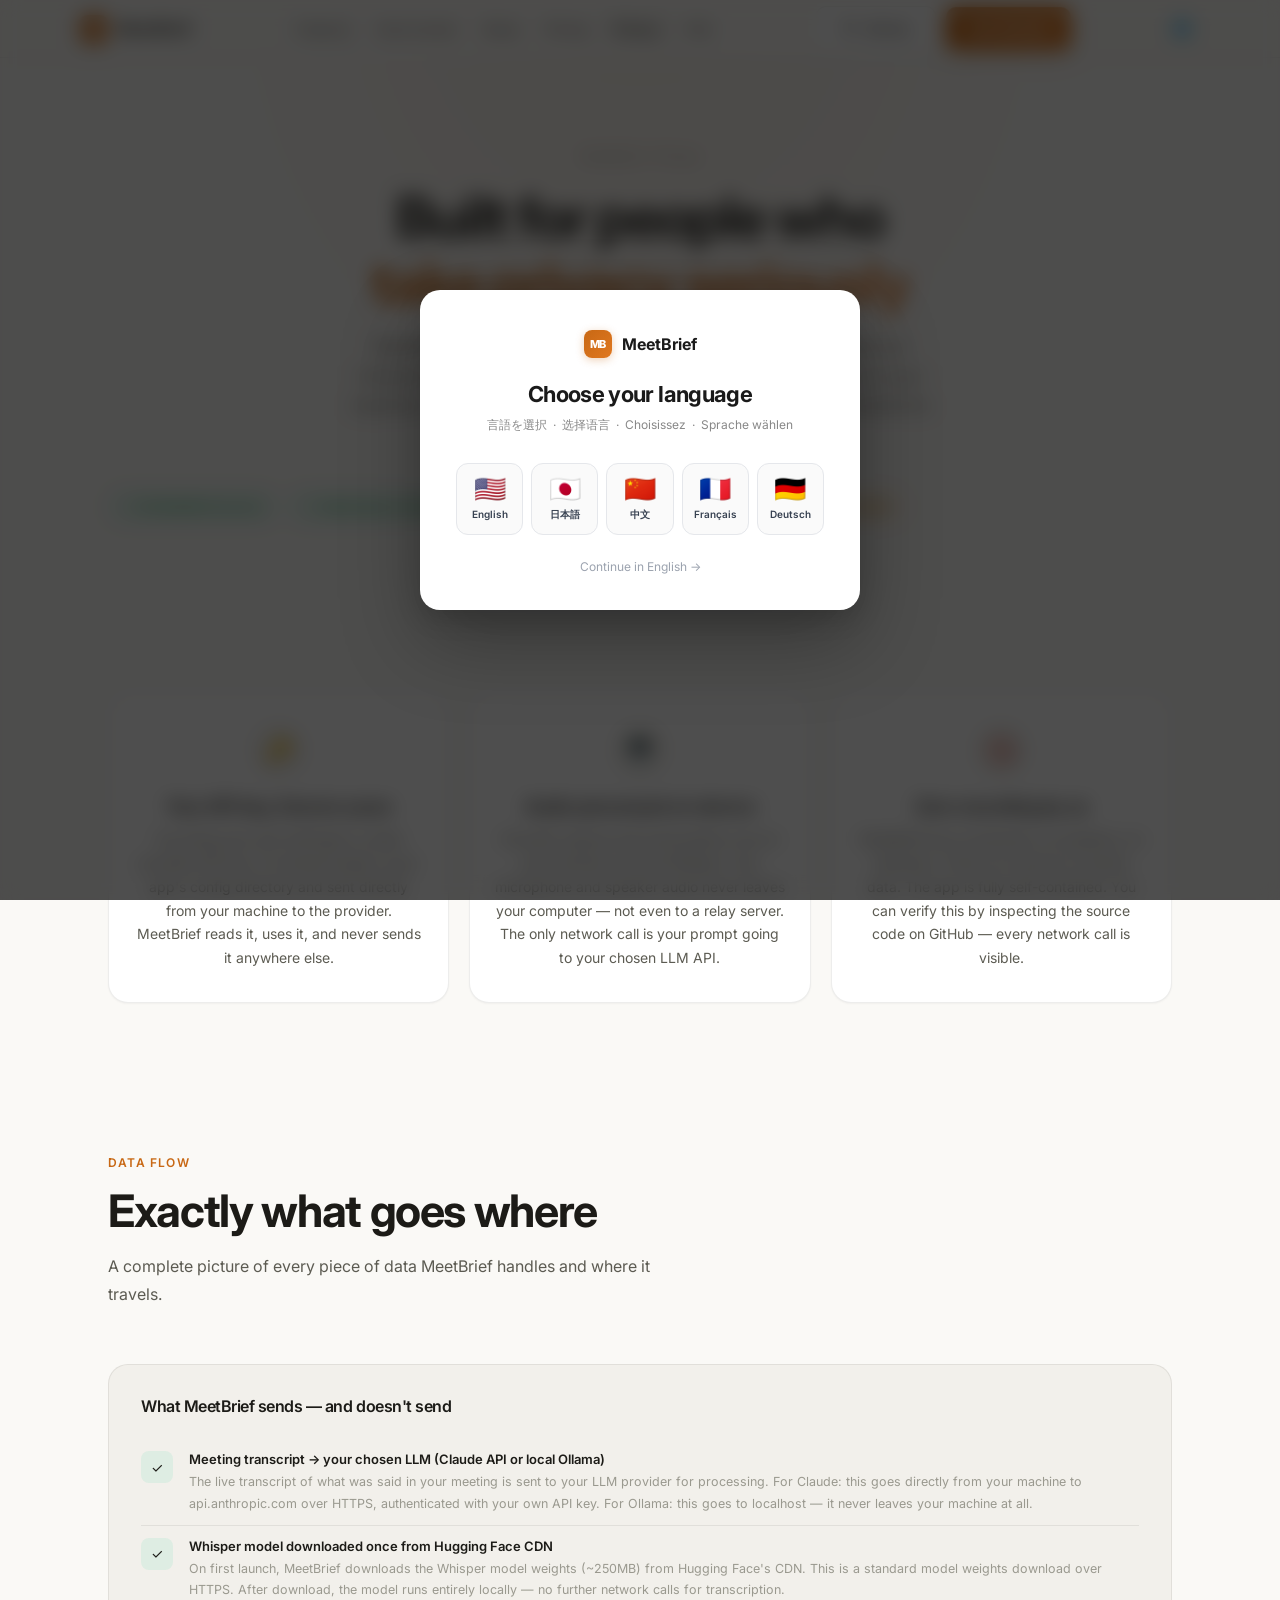
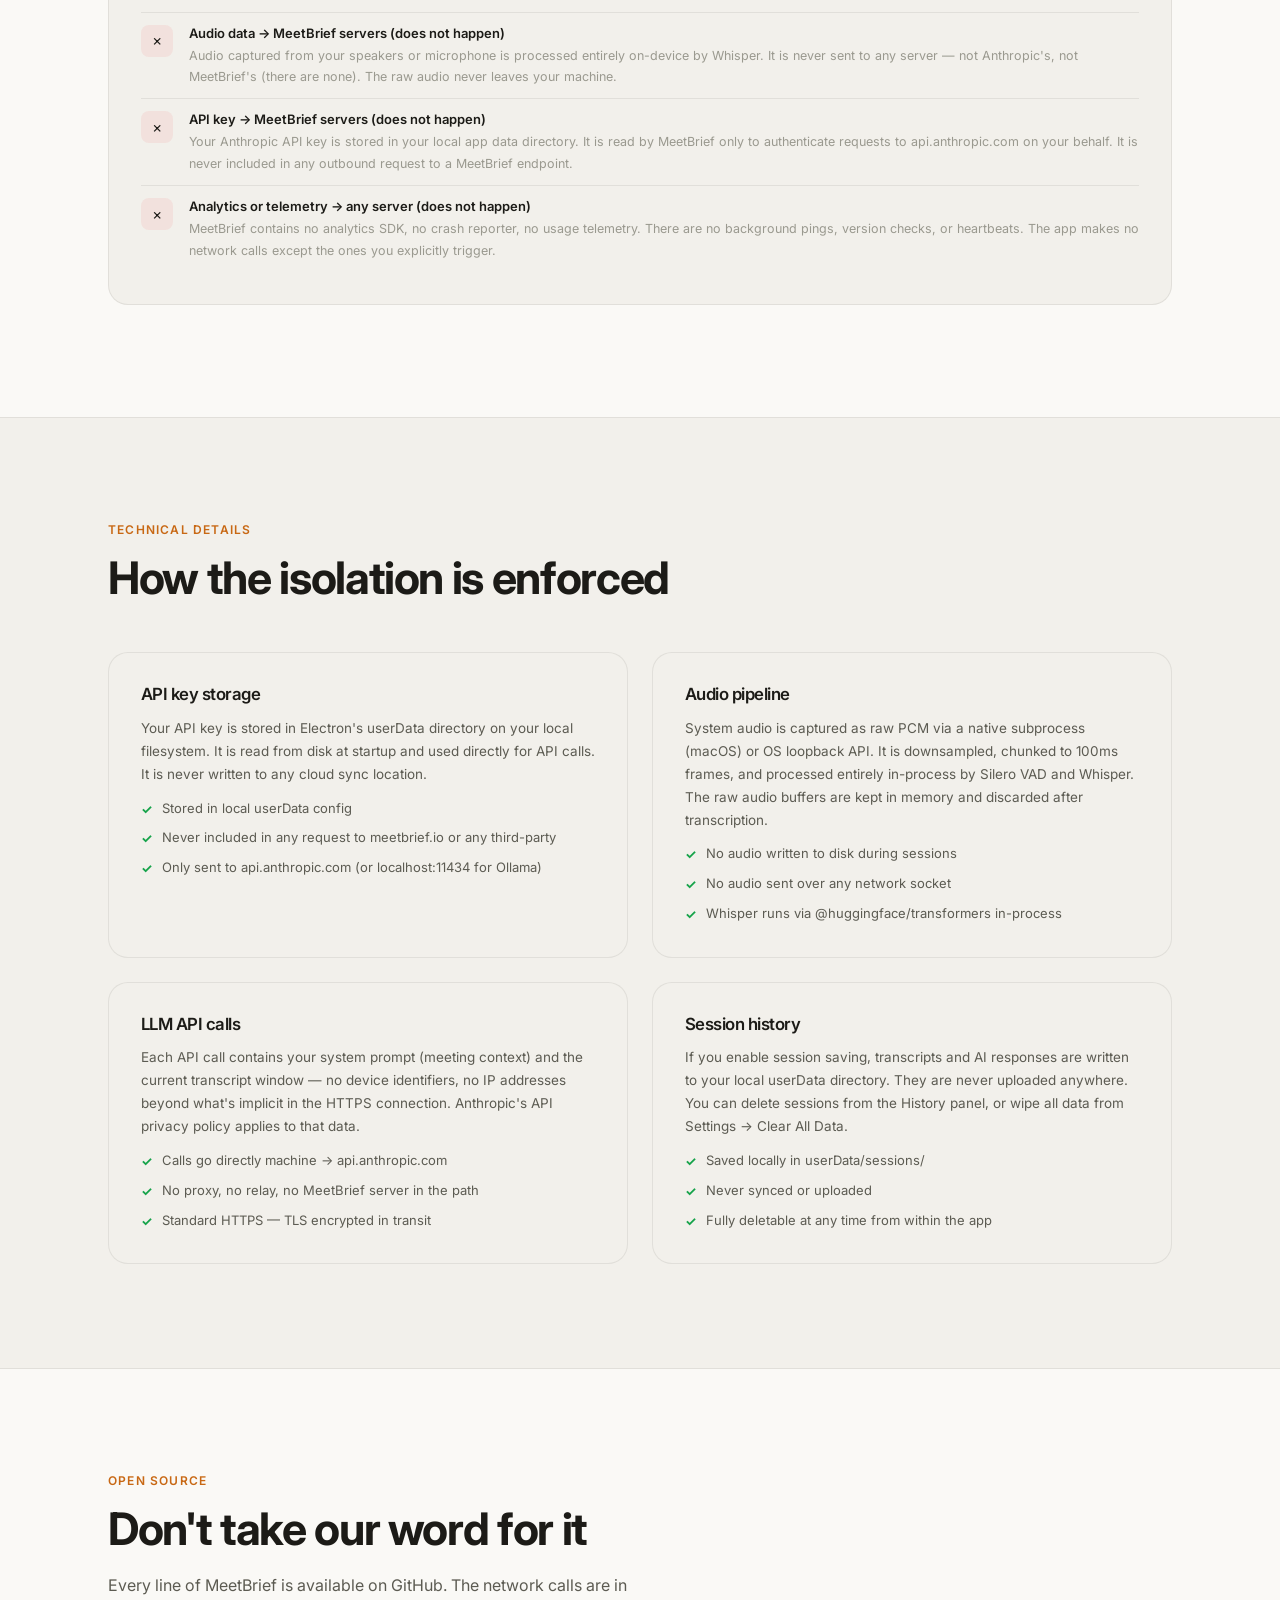
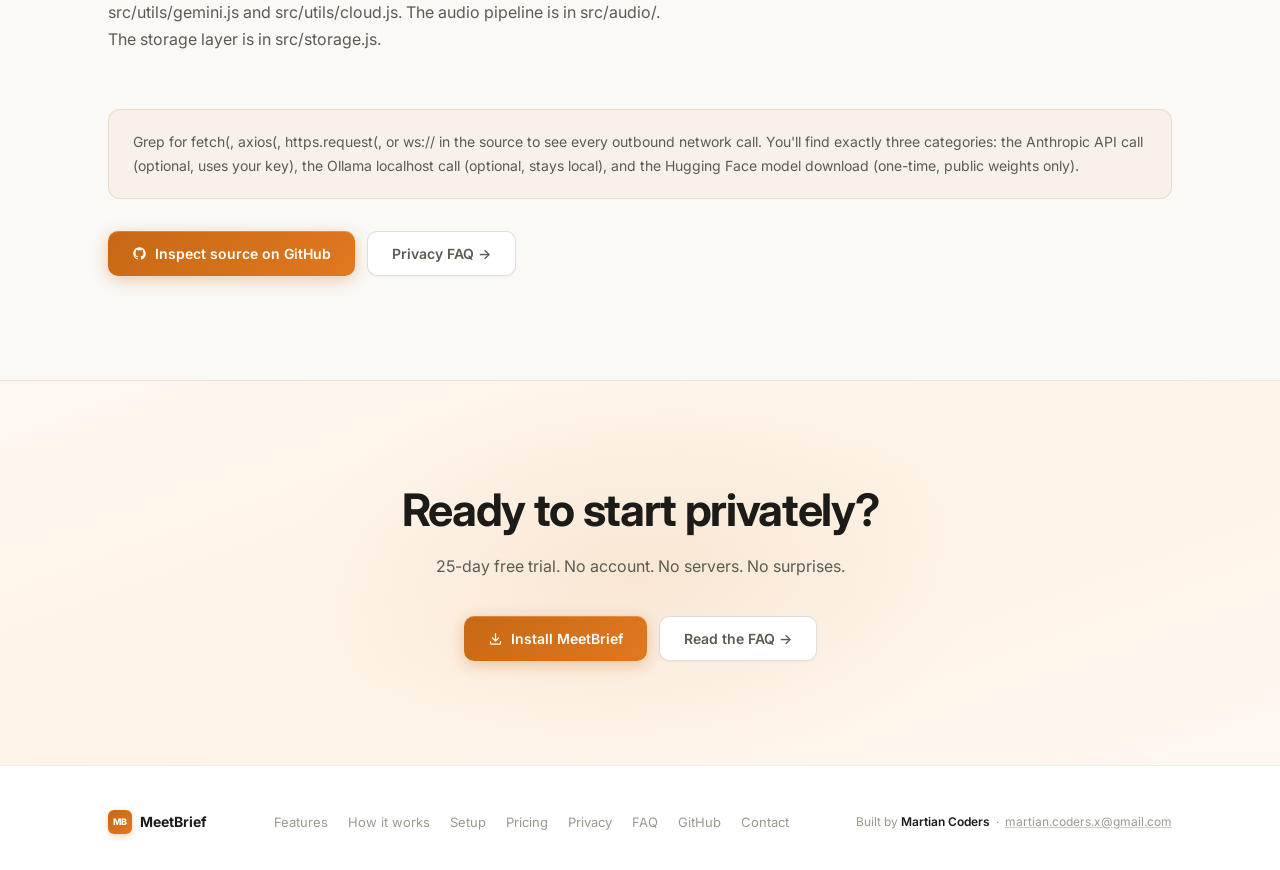
<file: privacy.html>
<!DOCTYPE html>
<html lang="en">
<head>
<meta charset="UTF-8">
<meta name="viewport" content="width=device-width, initial-scale=1.0">
<title>MeetBrief Privacy — 100% Local, No Cloud, Your API Key</title>
<meta name="description" content="MeetBrief processes all audio on your machine. Your API key goes directly to Anthropic — never through MeetBrief. No servers, no analytics, no telemetry. Inspect the source yourself.">
<meta property="og:title" content="MeetBrief Privacy — Local AI Meeting Tool With No Backend">
<meta property="og:description" content="No MeetBrief servers. Audio stays on your machine. API key sent directly to your provider. Zero analytics, zero telemetry. Fully open source.">
<meta property="og:type" content="website">
<link rel="preconnect" href="https://fonts.googleapis.com">
<link rel="preconnect" href="https://fonts.gstatic.com" crossorigin>
<link href="https://fonts.googleapis.com/css2?family=Inter:wght@300;400;500;600;700;800&family=JetBrains+Mono:wght@400;500&display=swap" rel="stylesheet">
<link rel="stylesheet" href="style.css">
<style>
.privacy-detail-grid {
  display: grid; grid-template-columns: 1fr 1fr; gap: 24px; margin-top: 48px;
}
.privacy-detail-card {
  background: var(--bg2); border: 1px solid var(--border);
  border-radius: var(--radius-lg); padding: 32px;
}
.privacy-detail-card h3 { font-size: 1.05rem; margin-bottom: 12px; }
.privacy-detail-card p { font-size: 13.5px; }
.privacy-detail-card ul { list-style: none; margin-top: 12px; display: flex; flex-direction: column; gap: 8px; }
.privacy-detail-card li {
  display: flex; gap: 10px; font-size: 13px; color: var(--text2); line-height: 1.6;
}
.privacy-detail-card li::before {
  content: '✓'; color: var(--green); font-weight: 700; flex-shrink: 0; margin-top: 1px;
}
.privacy-detail-card li.bad::before { content: '✗'; color: var(--red); }

.data-flow {
  background: var(--bg2); border: 1px solid var(--border);
  border-radius: var(--radius-lg); padding: 32px; margin: 48px 0;
}
.data-flow h3 { font-size: 1rem; margin-bottom: 24px; color: var(--text); }
.data-flow-row {
  display: flex; align-items: flex-start; gap: 16px;
  padding: 12px 0; border-bottom: 1px solid var(--border);
}
.data-flow-row:last-child { border-bottom: none; }
.df-icon {
  width: 32px; height: 32px; border-radius: 8px; flex-shrink: 0;
  display: flex; align-items: center; justify-content: center; font-size: 14px;
}
.df-icon.green { background: rgba(52,211,153,0.1); }
.df-icon.red { background: rgba(245,101,101,0.1); }
.df-content strong { font-size: 13px; color: var(--text); display: block; margin-bottom: 3px; }
.df-content span { font-size: 12.5px; color: var(--text3); line-height: 1.55; }

.trust-pills {
  display: flex; gap: 10px; flex-wrap: wrap; margin: 32px 0;
}
.trust-pill {
  padding: 8px 16px; border-radius: 99px; font-size: 12px; font-weight: 500;
  display: flex; align-items: center; gap: 6px;
}
.trust-pill.green { background: rgba(52,211,153,0.1); border: 1px solid rgba(52,211,153,0.2); color: var(--green); }
.trust-pill.blue  { background: rgba(79,121,245,0.1); border: 1px solid rgba(79,121,245,0.2); color: var(--blue2); }
.trust-pill.amber { background: rgba(245,166,35,0.1); border: 1px solid rgba(245,166,35,0.2); color: var(--amber); }

@media (max-width: 768px) {
  .privacy-detail-grid { grid-template-columns: 1fr; }
}
</style>
</head>
<body>

<!-- Language picker -->
<div class="lp-overlay" id="lpOverlay">
  <div class="lp-card">
    <div class="lp-logo"><div class="nav-logo-mark">MB</div><span>MeetBrief</span></div>
    <h2 class="lp-title">Choose your language</h2>
    <p class="lp-sub">言語を選択 &nbsp;·&nbsp; 选择语言 &nbsp;·&nbsp; Choisissez &nbsp;·&nbsp; Sprache wählen</p>
    <div class="lp-options">
      <button class="lp-opt" onclick="selectLang('en')"><span class="lp-flag">🇺🇸</span><span class="lp-name">English</span></button>
      <button class="lp-opt" onclick="selectLang('ja')"><span class="lp-flag">🇯🇵</span><span class="lp-name">日本語</span></button>
      <button class="lp-opt" onclick="selectLang('zh')"><span class="lp-flag">🇨🇳</span><span class="lp-name">中文</span></button>
      <button class="lp-opt" onclick="selectLang('fr')"><span class="lp-flag">🇫🇷</span><span class="lp-name">Français</span></button>
      <button class="lp-opt" onclick="selectLang('de')"><span class="lp-flag">🇩🇪</span><span class="lp-name">Deutsch</span></button>
    </div>
    <button class="lp-skip" onclick="selectLang('en')">Continue in English →</button>
  </div>
</div>

<nav>
  <div class="nav-inner">
    <a href="index.html" class="nav-logo">
      <div class="nav-logo-mark">MB</div>
      MeetBrief
    </a>
    <ul class="nav-links">
      <li><a href="features.html">Features</a></li>
      <li><a href="how-it-works.html">How it works</a></li>
      <li><a href="install.html">Setup</a></li>
      <li><a href="pricing.html">Pricing</a></li>
      <li><a href="privacy.html" class="active">Privacy</a></li>
      <li><a href="faq.html">FAQ</a></li>
    </ul>
    <div class="nav-cta">
      <a href="https://github.com/martian-coder/TinyTools" target="_blank" class="btn btn-ghost">
        <svg viewBox="0 0 24 24" fill="currentColor"><path d="M12 2C6.477 2 2 6.484 2 12.017c0 4.425 2.865 8.18 6.839 9.504.5.092.682-.217.682-.483 0-.237-.008-.868-.013-1.703-2.782.605-3.369-1.343-3.369-1.343-.454-1.158-1.11-1.466-1.11-1.466-.908-.62.069-.608.069-.608 1.003.07 1.531 1.032 1.531 1.032.892 1.53 2.341 1.088 2.91.832.092-.647.35-1.088.636-1.338-2.22-.253-4.555-1.113-4.555-4.951 0-1.093.39-1.988 1.029-2.688-.103-.253-.446-1.272.098-2.65 0 0 .84-.27 2.75 1.026A9.564 9.564 0 0112 6.844c.85.004 1.705.115 2.504.337 1.909-1.296 2.747-1.027 2.747-1.027.546 1.379.202 2.398.1 2.651.64.7 1.028 1.595 1.028 2.688 0 3.848-2.339 4.695-4.566 4.943.359.309.678.92.678 1.855 0 1.338-.012 2.419-.012 2.747 0 .268.18.58.688.482A10.019 10.019 0 0022 12.017C22 6.484 17.522 2 12 2z"/></svg>
        GitHub
      </a>
      <a href="install.html" class="btn btn-primary" data-i18n="priv.nav.getStarted">Get Started</a>
    </div>
    <button class="nav-lang-btn" id="navLangBtn" onclick="showLangPicker()" title="Change language" aria-label="Change language">🌐</button>
    <button class="nav-hamburger" id="navHamburger" aria-label="Open menu">
      <span></span><span></span><span></span>
    </button>
  </div>
</nav>
<div class="nav-mobile" id="navMobile">
  <a href="features.html">Features</a>
  <a href="how-it-works.html">How it works</a>
  <a href="install.html">Setup</a>
  <a href="pricing.html">Pricing</a>
  <a href="privacy.html">Privacy</a>
  <a href="faq.html">FAQ</a>
  <a href="install.html" class="btn btn-primary" style="margin-top:8px;">Get Started</a>
  <button onclick="showLangPicker()" style="margin-top:4px;background:rgba(0,0,0,0.04);border:1px solid var(--border2);border-radius:8px;padding:8px 14px;font-size:13px;font-weight:500;color:var(--text2);cursor:pointer;width:100%;font-family:inherit;">🌐 Change Language</button>
</div>

<section class="page-hero">
  <div class="container">
    <div class="page-breadcrumb"><a href="index.html">MeetBrief</a> / <span data-i18n="priv.breadcrumb">Privacy</span></div>
    <h1 class="fade-up" data-i18n-html="priv.hero.h1">Built for people who<br><span class="grad-text">take privacy seriously</span></h1>
    <p class="page-sub fade-up fade-up-delay-1" data-i18n="priv.hero.sub">MeetBrief was designed with one rule: your data never touches our infrastructure. There is no MeetBrief infrastructure. Audio stays on your machine, API keys go directly to your provider, and there's no backend to receive anything.</p>
    <div class="trust-pills fade-up fade-up-delay-2">
      <span class="trust-pill green" data-i18n="priv.pill1">✓ No MeetBrief servers</span>
      <span class="trust-pill green" data-i18n="priv.pill2">✓ Audio stays on-device</span>
      <span class="trust-pill blue" data-i18n="priv.pill3">✓ Your API key, your billing</span>
      <span class="trust-pill amber" data-i18n="priv.pill4">✓ Open source — inspect the code</span>
    </div>
  </div>
</section>

<!-- MAIN PRIVACY CARDS -->
<section style="padding-top:0;">
  <div class="container">
    <div class="privacy-grid fade-up fade-up-delay-1">
      <div class="privacy-card">
        <div class="privacy-icon">🔑</div>
        <h3 data-i18n="priv.card1.h3">Your API key, forever yours</h3>
        <p data-i18n="priv.card1.p">You bring your own Anthropic or other provider API key. It is stored locally in your app's config directory and sent directly from your machine to the provider. MeetBrief reads it, uses it, and never sends it anywhere else.</p>
      </div>
      <div class="privacy-card">
        <div class="privacy-icon">🖥️</div>
        <h3 data-i18n="priv.card2.h3">Audio processed on-device</h3>
        <p data-i18n="priv.card2.p">All audio capture and transcription runs on your machine via local Whisper. Your microphone and speaker audio never leaves your computer — not even to a relay server. The only network call is your prompt going to your chosen LLM API.</p>
      </div>
      <div class="privacy-card">
        <div class="privacy-icon">🚫</div>
        <h3 data-i18n="priv.card3.h3">Zero recording by us</h3>
        <p data-i18n="priv.card3.p">MeetBrief has no backend, no analytics, no telemetry. There is no server to receive data. The app is fully self-contained. You can verify this by inspecting the source code on GitHub — every network call is visible.</p>
      </div>
    </div>
  </div>
</section>

<!-- DATA FLOW -->
<section style="padding-top:48px; padding-bottom:64px;">
  <div class="container">
    <div class="section-eyebrow fade-up" data-i18n="priv.flow.eyebrow">Data flow</div>
    <h2 class="section-headline fade-up fade-up-delay-1" data-i18n="priv.flow.headline">Exactly what goes where</h2>
    <p class="section-sub fade-up fade-up-delay-2" data-i18n="priv.flow.sub">A complete picture of every piece of data MeetBrief handles and where it travels.</p>

    <div class="data-flow fade-up fade-up-delay-2">
      <h3 data-i18n="priv.flow.h3">What MeetBrief sends — and doesn't send</h3>

      <div class="data-flow-row">
        <div class="df-icon green">✓</div>
        <div class="df-content">
          <strong data-i18n="priv.flow.row1.title">Meeting transcript → your chosen LLM (Claude API or local Ollama)</strong>
          <span data-i18n="priv.flow.row1.desc">The live transcript of what was said in your meeting is sent to your LLM provider for processing. For Claude: this goes directly from your machine to api.anthropic.com over HTTPS, authenticated with your own API key. For Ollama: this goes to localhost — it never leaves your machine at all.</span>
        </div>
      </div>

      <div class="data-flow-row">
        <div class="df-icon green">✓</div>
        <div class="df-content">
          <strong data-i18n="priv.flow.row2.title">Whisper model downloaded once from Hugging Face CDN</strong>
          <span data-i18n="priv.flow.row2.desc">On first launch, MeetBrief downloads the Whisper model weights (~250MB) from Hugging Face's CDN. This is a standard model weights download over HTTPS. After download, the model runs entirely locally — no further network calls for transcription.</span>
        </div>
      </div>

      <div class="data-flow-row">
        <div class="df-icon red">✗</div>
        <div class="df-content">
          <strong data-i18n="priv.flow.row3.title">Audio data → MeetBrief servers (does not happen)</strong>
          <span data-i18n="priv.flow.row3.desc">Audio captured from your speakers or microphone is processed entirely on-device by Whisper. It is never sent to any server — not Anthropic's, not MeetBrief's (there are none). The raw audio never leaves your machine.</span>
        </div>
      </div>

      <div class="data-flow-row">
        <div class="df-icon red">✗</div>
        <div class="df-content">
          <strong data-i18n="priv.flow.row4.title">API key → MeetBrief servers (does not happen)</strong>
          <span data-i18n="priv.flow.row4.desc">Your Anthropic API key is stored in your local app data directory. It is read by MeetBrief only to authenticate requests to api.anthropic.com on your behalf. It is never included in any outbound request to a MeetBrief endpoint.</span>
        </div>
      </div>

      <div class="data-flow-row">
        <div class="df-icon red">✗</div>
        <div class="df-content">
          <strong data-i18n="priv.flow.row5.title">Analytics or telemetry → any server (does not happen)</strong>
          <span data-i18n="priv.flow.row5.desc">MeetBrief contains no analytics SDK, no crash reporter, no usage telemetry. There are no background pings, version checks, or heartbeats. The app makes no network calls except the ones you explicitly trigger.</span>
        </div>
      </div>
    </div>
  </div>
</section>

<!-- TECHNICAL DETAIL -->
<section style="background:var(--bg2); border-top:1px solid var(--border); border-bottom:1px solid var(--border);">
  <div class="container">
    <div class="section-eyebrow fade-up" data-i18n="priv.tech.eyebrow">Technical details</div>
    <h2 class="section-headline fade-up fade-up-delay-1" data-i18n="priv.tech.headline">How the isolation is enforced</h2>

    <div class="privacy-detail-grid">
      <div class="privacy-detail-card fade-up fade-up-delay-1">
        <h3 data-i18n="priv.tech.card1.h3">API key storage</h3>
        <p data-i18n="priv.tech.card1.p">Your API key is stored in Electron's userData directory on your local filesystem. It is read from disk at startup and used directly for API calls. It is never written to any cloud sync location.</p>
        <ul>
          <li data-i18n="priv.tech.card1.li1">Stored in local userData config</li>
          <li data-i18n="priv.tech.card1.li2">Never included in any request to meetbrief.io or any third-party</li>
          <li data-i18n="priv.tech.card1.li3">Only sent to api.anthropic.com (or localhost:11434 for Ollama)</li>
        </ul>
      </div>

      <div class="privacy-detail-card fade-up fade-up-delay-2">
        <h3 data-i18n="priv.tech.card2.h3">Audio pipeline</h3>
        <p data-i18n="priv.tech.card2.p">System audio is captured as raw PCM via a native subprocess (macOS) or OS loopback API. It is downsampled, chunked to 100ms frames, and processed entirely in-process by Silero VAD and Whisper. The raw audio buffers are kept in memory and discarded after transcription.</p>
        <ul>
          <li data-i18n="priv.tech.card2.li1">No audio written to disk during sessions</li>
          <li data-i18n="priv.tech.card2.li2">No audio sent over any network socket</li>
          <li data-i18n="priv.tech.card2.li3">Whisper runs via @huggingface/transformers in-process</li>
        </ul>
      </div>

      <div class="privacy-detail-card fade-up fade-up-delay-1">
        <h3 data-i18n="priv.tech.card3.h3">LLM API calls</h3>
        <p data-i18n="priv.tech.card3.p">Each API call contains your system prompt (meeting context) and the current transcript window — no device identifiers, no IP addresses beyond what's implicit in the HTTPS connection. Anthropic's API privacy policy applies to that data.</p>
        <ul>
          <li data-i18n="priv.tech.card3.li1">Calls go directly machine → api.anthropic.com</li>
          <li data-i18n="priv.tech.card3.li2">No proxy, no relay, no MeetBrief server in the path</li>
          <li data-i18n="priv.tech.card3.li3">Standard HTTPS — TLS encrypted in transit</li>
        </ul>
      </div>

      <div class="privacy-detail-card fade-up fade-up-delay-2">
        <h3 data-i18n="priv.tech.card4.h3">Session history</h3>
        <p data-i18n="priv.tech.card4.p">If you enable session saving, transcripts and AI responses are written to your local userData directory. They are never uploaded anywhere. You can delete sessions from the History panel, or wipe all data from Settings → Clear All Data.</p>
        <ul>
          <li data-i18n="priv.tech.card4.li1">Saved locally in userData/sessions/</li>
          <li data-i18n="priv.tech.card4.li2">Never synced or uploaded</li>
          <li data-i18n="priv.tech.card4.li3">Fully deletable at any time from within the app</li>
        </ul>
      </div>
    </div>
  </div>
</section>

<!-- VERIFY YOURSELF -->
<section>
  <div class="container">
    <div class="section-eyebrow fade-up" data-i18n="priv.verify.eyebrow">Open source</div>
    <h2 class="section-headline fade-up fade-up-delay-1" data-i18n="priv.verify.headline">Don't take our word for it</h2>
    <p class="section-sub fade-up fade-up-delay-2" data-i18n="priv.verify.sub">Every line of MeetBrief is available on GitHub. The network calls are in src/utils/gemini.js and src/utils/cloud.js. The audio pipeline is in src/audio/. The storage layer is in src/storage.js.</p>

    <div class="callout fade-up fade-up-delay-2" data-i18n="priv.verify.callout">
      Grep for fetch(, axios(, https.request(, or ws:// in the source to see every outbound network call. You'll find exactly three categories: the Anthropic API call (optional, uses your key), the Ollama localhost call (optional, stays local), and the Hugging Face model download (one-time, public weights only).
    </div>

    <div style="margin-top:32px; display:flex; gap:12px; flex-wrap:wrap;" class="fade-up fade-up-delay-2">
      <a href="https://github.com/martian-coder/TinyTools/tree/main/MeetingCopilot" target="_blank" class="btn btn-primary">
        <svg viewBox="0 0 24 24" fill="currentColor"><path d="M12 2C6.477 2 2 6.484 2 12.017c0 4.425 2.865 8.18 6.839 9.504.5.092.682-.217.682-.483 0-.237-.008-.868-.013-1.703-2.782.605-3.369-1.343-3.369-1.343-.454-1.158-1.11-1.466-1.11-1.466-.908-.62.069-.608.069-.608 1.003.07 1.531 1.032 1.531 1.032.892 1.53 2.341 1.088 2.91.832.092-.647.35-1.088.636-1.338-2.22-.253-4.555-1.113-4.555-4.951 0-1.093.39-1.988 1.029-2.688-.103-.253-.446-1.272.098-2.65 0 0 .84-.27 2.75 1.026A9.564 9.564 0 0112 6.844c.85.004 1.705.115 2.504.337 1.909-1.296 2.747-1.027 2.747-1.027.546 1.379.202 2.398.1 2.651.64.7 1.028 1.595 1.028 2.688 0 3.848-2.339 4.695-4.566 4.943.359.309.678.92.678 1.855 0 1.338-.012 2.419-.012 2.747 0 .268.18.58.688.482A10.019 10.019 0 0022 12.017C22 6.484 17.522 2 12 2z"/></svg>
        <span data-i18n="priv.verify.btn1">Inspect source on GitHub</span>
      </a>
      <a href="faq.html#privacy" class="btn btn-ghost" data-i18n="priv.verify.btn2">Privacy FAQ →</a>
    </div>
  </div>
</section>

<!-- CTA -->
<section class="cta-section" style="border-top:1px solid var(--border);">
  <div class="cta-glow"></div>
  <div class="container">
    <h2 class="fade-up" data-i18n="priv.cta.h2">Ready to start privately?</h2>
    <p class="fade-up fade-up-delay-1" data-i18n="priv.cta.p">25-day free trial. No account. No servers. No surprises.</p>
    <div class="cta-actions">
      <a href="install.html" class="btn btn-primary fade-up fade-up-delay-2">
        <svg viewBox="0 0 24 24" fill="none" stroke="currentColor" stroke-width="2" stroke-linecap="round" stroke-linejoin="round"><path d="M4 17v2a2 2 0 0 0 2 2h12a2 2 0 0 0 2-2v-2M7 11l5 5 5-5m-5-7v12"/></svg>
        <span data-i18n="priv.cta.btn1">Install MeetBrief</span>
      </a>
      <a href="faq.html" class="btn btn-ghost fade-up fade-up-delay-3" data-i18n="priv.cta.btn2">Read the FAQ →</a>
    </div>
  </div>
</section>

<footer>
  <div class="container">
    <div class="footer-inner">
      <a href="index.html" class="footer-logo"><div class="footer-logo-mark">MB</div>MeetBrief</a>
      <ul class="footer-links">
        <li><a href="features.html">Features</a></li>
        <li><a href="how-it-works.html">How it works</a></li>
        <li><a href="install.html">Setup</a></li>
        <li><a href="pricing.html">Pricing</a></li>
        <li><a href="privacy.html">Privacy</a></li>
        <li><a href="faq.html">FAQ</a></li>
        <li><a href="https://github.com/martian-coder/TinyTools/tree/main/MeetingCopilot" target="_blank">GitHub</a></li>
        <li><a href="mailto:martian.coders.x@gmail.com">Contact</a></li>
      </ul>
      <div class="footer-right">Built by <strong>Martian Coders</strong> &nbsp;·&nbsp; <a href="mailto:martian.coders.x@gmail.com" style="color:inherit;text-decoration:underline;text-decoration-color:rgba(0,0,0,0.2);">martian.coders.x@gmail.com</a></div>
    </div>
  </div>
</footer>

<script>
const observer = new IntersectionObserver(
  entries => entries.forEach(e => { if (e.isIntersecting) e.target.classList.add('visible'); }),
  { threshold: 0.08, rootMargin: '0px 0px -40px 0px' }
);
document.querySelectorAll('.fade-up').forEach(el => observer.observe(el));

// Hamburger
const hamburger = document.getElementById('navHamburger');
const navMobile = document.getElementById('navMobile');
if (hamburger && navMobile) {
  hamburger.addEventListener('click', () => {
    const open = navMobile.classList.toggle('open');
    hamburger.classList.toggle('open', open);
  });
  document.addEventListener('click', e => {
    if (!hamburger.contains(e.target) && !navMobile.contains(e.target)) {
      navMobile.classList.remove('open');
      hamburger.classList.remove('open');
    }
  });
}

// i18n
const langFlags = { en: '🇺🇸', ja: '🇯🇵', zh: '🇨🇳', fr: '🇫🇷', de: '🇩🇪' };
const i18n = {
  en: {
    'priv.nav.getStarted': 'Get Started',
    'priv.breadcrumb': 'Privacy',
    'priv.hero.h1': 'Built for people who<br><span class="grad-text">take privacy seriously</span>',
    'priv.hero.sub': 'MeetBrief was designed with one rule: your data never touches our infrastructure. There is no MeetBrief infrastructure. Audio stays on your machine, API keys go directly to your provider, and there\'s no backend to receive anything.',
    'priv.pill1': '✓ No MeetBrief servers',
    'priv.pill2': '✓ Audio stays on-device',
    'priv.pill3': '✓ Your API key, your billing',
    'priv.pill4': '✓ Open source — inspect the code',
    'priv.card1.h3': 'Your API key, forever yours',
    'priv.card1.p': 'You bring your own Anthropic or other provider API key. It is stored locally in your app\'s config directory and sent directly from your machine to the provider. MeetBrief reads it, uses it, and never sends it anywhere else.',
    'priv.card2.h3': 'Audio processed on-device',
    'priv.card2.p': 'All audio capture and transcription runs on your machine via local Whisper. Your microphone and speaker audio never leaves your computer — not even to a relay server. The only network call is your prompt going to your chosen LLM API.',
    'priv.card3.h3': 'Zero recording by us',
    'priv.card3.p': 'MeetBrief has no backend, no analytics, no telemetry. There is no server to receive data. The app is fully self-contained. You can verify this by inspecting the source code on GitHub.',
    'priv.flow.eyebrow': 'Data flow',
    'priv.flow.headline': 'Exactly what goes where',
    'priv.flow.sub': 'A complete picture of every piece of data MeetBrief handles and where it travels.',
    'priv.flow.h3': 'What MeetBrief sends — and doesn\'t send',
    'priv.flow.row1.title': 'Meeting transcript → your chosen LLM (Claude API or local Ollama)',
    'priv.flow.row1.desc': 'The live transcript of what was said in your meeting is sent to your LLM provider for processing. For Claude: directly from your machine to api.anthropic.com over HTTPS. For Ollama: to localhost — it never leaves your machine at all.',
    'priv.flow.row2.title': 'Whisper model downloaded once from Hugging Face CDN',
    'priv.flow.row2.desc': 'On first launch, MeetBrief downloads the Whisper model weights (~250MB) from Hugging Face\'s CDN. After download, the model runs entirely locally — no further network calls for transcription.',
    'priv.flow.row3.title': 'Audio data → MeetBrief servers (does not happen)',
    'priv.flow.row3.desc': 'Audio captured from your speakers or microphone is processed entirely on-device by Whisper. It is never sent to any server — not Anthropic\'s, not MeetBrief\'s (there are none). The raw audio never leaves your machine.',
    'priv.flow.row4.title': 'API key → MeetBrief servers (does not happen)',
    'priv.flow.row4.desc': 'Your Anthropic API key is stored in your local app data directory. It is read by MeetBrief only to authenticate requests to api.anthropic.com on your behalf. It is never included in any outbound request to a MeetBrief endpoint.',
    'priv.flow.row5.title': 'Analytics or telemetry → any server (does not happen)',
    'priv.flow.row5.desc': 'MeetBrief contains no analytics SDK, no crash reporter, no usage telemetry. There are no background pings, version checks, or heartbeats. The app makes no network calls except the ones you explicitly trigger.',
    'priv.tech.eyebrow': 'Technical details',
    'priv.tech.headline': 'How the isolation is enforced',
    'priv.tech.card1.h3': 'API key storage',
    'priv.tech.card1.p': 'Your API key is stored in Electron\'s userData directory on your local filesystem. It is read from disk at startup and used directly for API calls. It is never written to any cloud sync location.',
    'priv.tech.card1.li1': 'Stored in local userData config',
    'priv.tech.card1.li2': 'Never included in any request to meetbrief.io or any third-party',
    'priv.tech.card1.li3': 'Only sent to api.anthropic.com (or localhost:11434 for Ollama)',
    'priv.tech.card2.h3': 'Audio pipeline',
    'priv.tech.card2.p': 'System audio is captured as raw PCM via a native subprocess (macOS) or OS loopback API. It is downsampled, chunked to 100ms frames, and processed entirely in-process by Silero VAD and Whisper. Raw audio buffers are discarded after transcription.',
    'priv.tech.card2.li1': 'No audio written to disk during sessions',
    'priv.tech.card2.li2': 'No audio sent over any network socket',
    'priv.tech.card2.li3': 'Whisper runs via @huggingface/transformers in-process',
    'priv.tech.card3.h3': 'LLM API calls',
    'priv.tech.card3.p': 'Each API call contains your system prompt (meeting context) and the current transcript window — no device identifiers beyond what\'s implicit in the HTTPS connection. Anthropic\'s API privacy policy applies.',
    'priv.tech.card3.li1': 'Calls go directly machine → api.anthropic.com',
    'priv.tech.card3.li2': 'No proxy, no relay, no MeetBrief server in the path',
    'priv.tech.card3.li3': 'Standard HTTPS — TLS encrypted in transit',
    'priv.tech.card4.h3': 'Session history',
    'priv.tech.card4.p': 'If you enable session saving, transcripts and AI responses are written to your local userData directory. They are never uploaded anywhere. You can delete sessions from the History panel or wipe all data from Settings.',
    'priv.tech.card4.li1': 'Saved locally in userData/sessions/',
    'priv.tech.card4.li2': 'Never synced or uploaded',
    'priv.tech.card4.li3': 'Fully deletable at any time from within the app',
    'priv.verify.eyebrow': 'Open source',
    'priv.verify.headline': 'Don\'t take our word for it',
    'priv.verify.sub': 'Every line of MeetBrief is available on GitHub. The network calls are in src/utils/gemini.js and src/utils/cloud.js. The audio pipeline is in src/audio/. The storage layer is in src/storage.js.',
    'priv.verify.callout': 'Grep for fetch(, axios(, https.request(, or ws:// in the source to see every outbound network call. You\'ll find exactly three categories: the Anthropic API call (optional, uses your key), the Ollama localhost call (optional, stays local), and the Hugging Face model download (one-time, public weights only).',
    'priv.verify.btn1': 'Inspect source on GitHub',
    'priv.verify.btn2': 'Privacy FAQ →',
    'priv.cta.h2': 'Ready to start privately?',
    'priv.cta.p': '25-day free trial. No account. No servers. No surprises.',
    'priv.cta.btn1': 'Install MeetBrief',
    'priv.cta.btn2': 'Read the FAQ →',
  },
  ja: {
    'priv.nav.getStarted': '今すぐ始める',
    'priv.breadcrumb': 'プライバシー',
    'priv.hero.h1': 'プライバシーを<br><span class="grad-text">真剣に考える方のために</span>',
    'priv.hero.sub': 'MeetBriefは1つのルールで設計されています：あなたのデータは私たちのインフラに触れることはありません。MeetBriefのインフラは存在しません。音声はあなたのマシンに留まり、APIキーはプロバイダーに直接送信されます。',
    'priv.pill1': '✓ MeetBriefサーバーなし',
    'priv.pill2': '✓ 音声はデバイス上に留まる',
    'priv.pill3': '✓ あなたのAPIキー、あなたの請求',
    'priv.pill4': '✓ オープンソース — コードを検査可能',
    'priv.card1.h3': 'あなたのAPIキーは永遠にあなたのもの',
    'priv.card1.p': 'AnthropicまたはOllamaのAPIキーをご自身でご用意ください。キーはアプリのconfig ディレクトリにローカル保存され、あなたのマシンからプロバイダーに直接送信されます。MeetBriefはキーを読み取り、使用するだけで、他のどこにも送信しません。',
    'priv.card2.h3': '音声はデバイス上で処理',
    'priv.card2.p': 'すべての音声キャプチャと文字起こしはローカルWhisper経由でマシン上で実行されます。マイクとスピーカーの音声はコンピューターを離れることはありません。ネットワーク呼び出しはプロンプトを選択したLLM APIに送信する際のみです。',
    'priv.card3.h3': '私たちによる録音はゼロ',
    'priv.card3.p': 'MeetBriefにはバックエンド、分析、テレメトリーはありません。データを受け取るサーバーは存在しません。アプリは完全に自己完結しています。GitHubのソースコードで確認できます。',
    'priv.flow.eyebrow': 'データフロー',
    'priv.flow.headline': '何がどこに行くか正確に',
    'priv.flow.sub': 'MeetBriefが扱うすべてのデータとその移動先を完全に説明します。',
    'priv.flow.h3': 'MeetBriefが送信するもの — しないもの',
    'priv.flow.row1.title': '会議トランスクリプト → 選択したLLM（Claude APIまたはローカルOllama）',
    'priv.flow.row1.desc': '会議での発言のライブトランスクリプトがLLMプロバイダーに送信されます。Claudeの場合：あなたのマシンからapi.anthropic.comにHTTPS経由で直接送信されます。Ollamaの場合：localhostに送信され、マシンを離れることはありません。',
    'priv.flow.row2.title': 'Whisperモデルは一度だけHugging Face CDNからダウンロード',
    'priv.flow.row2.desc': '初回起動時、MeetBriefはHugging FaceのCDNからWhisperモデルの重み（約250MB）をダウンロードします。ダウンロード後はモデルが完全にローカルで実行され、文字起こしのための追加ネットワーク呼び出しはありません。',
    'priv.flow.row3.title': '音声データ → MeetBriefサーバー（発生しません）',
    'priv.flow.row3.desc': 'スピーカーやマイクからキャプチャされた音声はWhisperによってデバイス上で完全に処理されます。どのサーバーにも送信されません。生の音声はマシンを離れることはありません。',
    'priv.flow.row4.title': 'APIキー → MeetBriefサーバー（発生しません）',
    'priv.flow.row4.desc': 'AnthropicのAPIキーはローカルのアプリデータディレクトリに保存されます。MeetBriefはapi.anthropic.comへのリクエストを認証するためにのみ読み取ります。MeetBriefエンドポイントへのリクエストには含まれません。',
    'priv.flow.row5.title': '分析またはテレメトリー → あらゆるサーバー（発生しません）',
    'priv.flow.row5.desc': 'MeetBriefには分析SDK、クラッシュレポーター、使用状況テレメトリーが含まれていません。バックグラウンドのping、バージョンチェック、ハートビートはありません。',
    'priv.tech.eyebrow': '技術的な詳細',
    'priv.tech.headline': '分離の実装方法',
    'priv.tech.card1.h3': 'APIキーの保存',
    'priv.tech.card1.p': 'APIキーはローカルファイルシステム上のElectronのuserDataディレクトリに保存されます。起動時にディスクから読み取られ、API呼び出しに直接使用されます。クラウド同期場所には書き込まれません。',
    'priv.tech.card1.li1': 'ローカルuserData設定に保存',
    'priv.tech.card1.li2': 'meetbrief.ioやサードパーティへのリクエストには含まれない',
    'priv.tech.card1.li3': 'api.anthropic.com（またはOllamaのlocalhost:11434）のみに送信',
    'priv.tech.card2.h3': '音声パイプライン',
    'priv.tech.card2.p': 'システム音声はネイティブサブプロセス（macOS）またはOSループバックAPIを介して生PCMとしてキャプチャされます。ダウンサンプリングされ、100msフレームに分割され、Silero VADとWhisperによってプロセス内で完全に処理されます。',
    'priv.tech.card2.li1': 'セッション中に音声はディスクに書き込まれない',
    'priv.tech.card2.li2': 'ネットワークソケットを介して音声が送信されない',
    'priv.tech.card2.li3': 'Whisperは@huggingface/transformers経由でプロセス内で実行',
    'priv.tech.card3.h3': 'LLM API呼び出し',
    'priv.tech.card3.p': '各API呼び出しにはシステムプロンプト（会議コンテキスト）と現在のトランスクリプトウィンドウが含まれます。デバイス識別子は含まれません。AnthropicのAPIプライバシーポリシーが適用されます。',
    'priv.tech.card3.li1': '呼び出しはマシンからapi.anthropic.comに直接',
    'priv.tech.card3.li2': 'プロキシ、リレー、MeetBriefサーバーなし',
    'priv.tech.card3.li3': '標準HTTPS — 転送中はTLS暗号化',
    'priv.tech.card4.h3': 'セッション履歴',
    'priv.tech.card4.p': 'セッション保存を有効にすると、トランスクリプトとAI応答がローカルのuserDataディレクトリに書き込まれます。どこにもアップロードされません。履歴パネルからセッションを削除したり、設定からすべてのデータを消去できます。',
    'priv.tech.card4.li1': 'userData/sessions/にローカル保存',
    'priv.tech.card4.li2': '同期またはアップロードされない',
    'priv.tech.card4.li3': 'アプリ内からいつでも完全に削除可能',
    'priv.verify.eyebrow': 'オープンソース',
    'priv.verify.headline': '私たちの言葉を信じないでください',
    'priv.verify.sub': 'MeetBriefのすべてのコードはGitHubで公開されています。ネットワーク呼び出しはsrc/utils/gemini.jsとsrc/utils/cloud.jsにあります。音声パイプラインはsrc/audio/に、ストレージレイヤーはsrc/storage.jsにあります。',
    'priv.verify.callout': 'ソース内でfetch(、axios(、https.request(、またはws://を検索してすべてのアウトバウンドネットワーク呼び出しを確認できます。3つのカテゴリのみが見つかります：Anthropic API呼び出し（オプション）、Ollamaローカルホスト呼び出し（オプション）、Hugging Faceモデルダウンロード（一回限り）。',
    'priv.verify.btn1': 'GitHubでソースを検査',
    'priv.verify.btn2': 'プライバシーFAQ →',
    'priv.cta.h2': 'プライベートに始める準備はできていますか？',
    'priv.cta.p': '25日間無料トライアル。アカウント不要。サーバーなし。サプライズなし。',
    'priv.cta.btn1': 'MeetBriefをインストール',
    'priv.cta.btn2': 'FAQを読む →',
  },
  zh: {
    'priv.nav.getStarted': '立即开始',
    'priv.breadcrumb': '隐私',
    'priv.hero.h1': '为重视隐私的人<br><span class="grad-text">精心设计</span>',
    'priv.hero.sub': 'MeetBrief遵循一条原则：您的数据永远不会触及我们的基础设施。MeetBrief没有基础设施。音频留在您的机器上，API密钥直接发送给您的提供商，没有后端来接收任何内容。',
    'priv.pill1': '✓ 无MeetBrief服务器',
    'priv.pill2': '✓ 音频留在设备上',
    'priv.pill3': '✓ 您的API密钥，您的账单',
    'priv.pill4': '✓ 开源——自行检查代码',
    'priv.card1.h3': '您的API密钥，永远属于您',
    'priv.card1.p': '您带来自己的Anthropic或其他提供商API密钥。它存储在您应用的本地配置目录中，直接从您的机器发送给提供商。MeetBrief只是读取并使用它，永远不会发送到其他任何地方。',
    'priv.card2.h3': '音频在设备上处理',
    'priv.card2.p': '所有音频捕获和转录都通过本地Whisper在您的机器上运行。您的麦克风和扬声器音频永远不会离开您的计算机——甚至不会到达中继服务器。唯一的网络调用是将提示词发送给您选择的LLM API。',
    'priv.card3.h3': '我们零录制',
    'priv.card3.p': 'MeetBrief没有后端、没有分析、没有遥测。没有服务器来接收数据。应用完全自包含。您可以通过检查GitHub上的源代码来验证——每个网络调用都是可见的。',
    'priv.flow.eyebrow': '数据流向',
    'priv.flow.headline': '确切地了解数据去向',
    'priv.flow.sub': 'MeetBrief处理的每条数据及其流向的完整图景。',
    'priv.flow.h3': 'MeetBrief发送什么——以及不发送什么',
    'priv.flow.row1.title': '会议转录 → 您选择的LLM（Claude API或本地Ollama）',
    'priv.flow.row1.desc': '会议中所说内容的实时转录被发送给您的LLM提供商处理。Claude：直接从您的机器通过HTTPS发送到api.anthropic.com，使用您自己的API密钥认证。Ollama：发送到localhost——永远不会离开您的机器。',
    'priv.flow.row2.title': 'Whisper模型从Hugging Face CDN一次性下载',
    'priv.flow.row2.desc': '首次启动时，MeetBrief从Hugging Face的CDN下载Whisper模型权重（约250MB）。下载后，模型完全在本地运行——转录不再有任何网络调用。',
    'priv.flow.row3.title': '音频数据 → MeetBrief服务器（不会发生）',
    'priv.flow.row3.desc': '从扬声器或麦克风捕获的音频完全由Whisper在设备上处理。它永远不会发送到任何服务器——无论是Anthropic的还是MeetBrief的（根本没有）。原始音频永远不会离开您的机器。',
    'priv.flow.row4.title': 'API密钥 → MeetBrief服务器（不会发生）',
    'priv.flow.row4.desc': '您的Anthropic API密钥存储在本地应用数据目录中。MeetBrief仅读取它以代表您向api.anthropic.com进行身份验证。它永远不会包含在任何发往MeetBrief端点的请求中。',
    'priv.flow.row5.title': '分析或遥测 → 任何服务器（不会发生）',
    'priv.flow.row5.desc': 'MeetBrief不包含任何分析SDK、崩溃报告器或使用遥测。没有后台ping、版本检查或心跳。除了您明确触发的调用外，应用不进行任何网络调用。',
    'priv.tech.eyebrow': '技术细节',
    'priv.tech.headline': '隔离如何实现',
    'priv.tech.card1.h3': 'API密钥存储',
    'priv.tech.card1.p': '您的API密钥存储在本地文件系统的Electron userData目录中。启动时从磁盘读取并直接用于API调用。它永远不会写入任何云同步位置。',
    'priv.tech.card1.li1': '存储在本地userData配置中',
    'priv.tech.card1.li2': '永不包含在发往meetbrief.io或任何第三方的请求中',
    'priv.tech.card1.li3': '仅发送至api.anthropic.com（或Ollama的localhost:11434）',
    'priv.tech.card2.h3': '音频管道',
    'priv.tech.card2.p': '系统音频通过原生子进程（macOS）或操作系统环回API以原始PCM格式捕获。经过下采样、切分为100ms帧，完全在进程内由Silero VAD和Whisper处理。转录后原始音频缓冲区被丢弃。',
    'priv.tech.card2.li1': '会话期间音频不写入磁盘',
    'priv.tech.card2.li2': '音频不通过任何网络套接字发送',
    'priv.tech.card2.li3': 'Whisper通过@huggingface/transformers在进程内运行',
    'priv.tech.card3.h3': 'LLM API调用',
    'priv.tech.card3.p': '每个API调用包含您的系统提示词（会议上下文）和当前转录窗口——没有超出HTTPS连接隐含内容的设备标识符。Anthropic的API隐私政策适用。',
    'priv.tech.card3.li1': '调用直接从机器发往api.anthropic.com',
    'priv.tech.card3.li2': '无代理、无中继、无MeetBrief服务器',
    'priv.tech.card3.li3': '标准HTTPS——传输中TLS加密',
    'priv.tech.card4.h3': '会话历史',
    'priv.tech.card4.p': '如果您启用会话保存，转录和AI回复将写入本地userData目录。它们永远不会上传到任何地方。您可以从历史面板删除会话，或从设置中清除所有数据。',
    'priv.tech.card4.li1': '本地保存在userData/sessions/中',
    'priv.tech.card4.li2': '永不同步或上传',
    'priv.tech.card4.li3': '可随时在应用内完全删除',
    'priv.verify.eyebrow': '开源',
    'priv.verify.headline': '不要只听我们说',
    'priv.verify.sub': 'MeetBrief的每一行代码都可在GitHub上获取。网络调用位于src/utils/gemini.js和src/utils/cloud.js。音频管道位于src/audio/。存储层位于src/storage.js。',
    'priv.verify.callout': '在源代码中搜索fetch(、axios(、https.request(或ws://即可看到所有出站网络调用。您只会发现三类：Anthropic API调用（可选，使用您的密钥）、Ollama本地调用（可选，本地）和Hugging Face模型下载（一次性，仅公开权重）。',
    'priv.verify.btn1': '在GitHub上检查源代码',
    'priv.verify.btn2': '隐私FAQ →',
    'priv.cta.h2': '准备好私密地开始了吗？',
    'priv.cta.p': '25天免费试用。无需账号。无服务器。无惊喜。',
    'priv.cta.btn1': '安装MeetBrief',
    'priv.cta.btn2': '阅读FAQ →',
  },
  fr: {
    'priv.nav.getStarted': 'Commencer',
    'priv.breadcrumb': 'Confidentialité',
    'priv.hero.h1': 'Conçu pour ceux qui<br><span class="grad-text">prennent la confidentialité au sérieux</span>',
    'priv.hero.sub': 'MeetBrief a été conçu avec une règle : vos données ne touchent jamais notre infrastructure. Il n\'y a pas d\'infrastructure MeetBrief. L\'audio reste sur votre machine, les clés API vont directement à votre fournisseur, et il n\'y a pas de backend pour recevoir quoi que ce soit.',
    'priv.pill1': '✓ Pas de serveurs MeetBrief',
    'priv.pill2': '✓ L\'audio reste sur l\'appareil',
    'priv.pill3': '✓ Votre clé API, votre facturation',
    'priv.pill4': '✓ Open source — inspectez le code',
    'priv.card1.h3': 'Votre clé API, pour toujours à vous',
    'priv.card1.p': 'Vous apportez votre propre clé API Anthropic ou d\'un autre fournisseur. Elle est stockée localement dans le répertoire de configuration de votre app et envoyée directement de votre machine au fournisseur.',
    'priv.card2.h3': 'Audio traité sur l\'appareil',
    'priv.card2.p': 'Toute la capture audio et la transcription s\'exécutent sur votre machine via Whisper local. Votre audio de microphone et de haut-parleur ne quitte jamais votre ordinateur. Le seul appel réseau est votre prompt envoyé à l\'API LLM choisie.',
    'priv.card3.h3': 'Zéro enregistrement de notre part',
    'priv.card3.p': 'MeetBrief n\'a pas de backend, pas d\'analytique, pas de télémétrie. Il n\'y a pas de serveur pour recevoir des données. L\'application est entièrement autonome. Vérifiez-le en inspectant le code source sur GitHub.',
    'priv.flow.eyebrow': 'Flux de données',
    'priv.flow.headline': 'Exactement ce qui va où',
    'priv.flow.sub': 'Un tableau complet de chaque donnée que MeetBrief traite et où elle voyage.',
    'priv.flow.h3': 'Ce que MeetBrief envoie — et n\'envoie pas',
    'priv.flow.row1.title': 'Transcription de réunion → votre LLM choisi (Claude API ou Ollama local)',
    'priv.flow.row1.desc': 'La transcription en direct de votre réunion est envoyée à votre fournisseur LLM. Pour Claude : directement de votre machine à api.anthropic.com via HTTPS. Pour Ollama : vers localhost — ne quitte jamais votre machine.',
    'priv.flow.row2.title': 'Modèle Whisper téléchargé une fois depuis Hugging Face CDN',
    'priv.flow.row2.desc': 'Au premier lancement, MeetBrief télécharge les poids du modèle Whisper (~250 Mo) depuis le CDN de Hugging Face. Après téléchargement, le modèle s\'exécute entièrement localement — plus d\'appels réseau pour la transcription.',
    'priv.flow.row3.title': 'Données audio → serveurs MeetBrief (ne se produit pas)',
    'priv.flow.row3.desc': 'L\'audio capturé de vos haut-parleurs ou microphone est traité entièrement sur l\'appareil par Whisper. Il n\'est jamais envoyé à aucun serveur. L\'audio brut ne quitte jamais votre machine.',
    'priv.flow.row4.title': 'Clé API → serveurs MeetBrief (ne se produit pas)',
    'priv.flow.row4.desc': 'Votre clé API Anthropic est stockée dans votre répertoire de données d\'application local. Elle est lue par MeetBrief uniquement pour authentifier les requêtes à api.anthropic.com en votre nom.',
    'priv.flow.row5.title': 'Analyses ou télémétrie → n\'importe quel serveur (ne se produit pas)',
    'priv.flow.row5.desc': 'MeetBrief ne contient aucun SDK d\'analyse, aucun rapporteur de plantage, aucune télémétrie d\'utilisation. Pas de pings en arrière-plan, de vérifications de version ou de heartbeats.',
    'priv.tech.eyebrow': 'Détails techniques',
    'priv.tech.headline': 'Comment l\'isolation est appliquée',
    'priv.tech.card1.h3': 'Stockage de la clé API',
    'priv.tech.card1.p': 'Votre clé API est stockée dans le répertoire userData d\'Electron sur votre système de fichiers local. Elle est lue depuis le disque au démarrage et utilisée directement pour les appels API. Elle n\'est jamais écrite dans un emplacement de synchronisation cloud.',
    'priv.tech.card1.li1': 'Stockée dans la config userData locale',
    'priv.tech.card1.li2': 'Jamais incluse dans une requête à meetbrief.io ou à des tiers',
    'priv.tech.card1.li3': 'Envoyée uniquement à api.anthropic.com (ou localhost:11434 pour Ollama)',
    'priv.tech.card2.h3': 'Pipeline audio',
    'priv.tech.card2.p': 'L\'audio système est capturé en PCM brut via un sous-processus natif (macOS) ou l\'API de bouclage OS. Il est sous-échantillonné, découpé en trames de 100ms, et traité entièrement en cours de processus par Silero VAD et Whisper.',
    'priv.tech.card2.li1': 'Pas d\'audio écrit sur disque pendant les sessions',
    'priv.tech.card2.li2': 'Pas d\'audio envoyé via une socket réseau',
    'priv.tech.card2.li3': 'Whisper fonctionne via @huggingface/transformers en cours de processus',
    'priv.tech.card3.h3': 'Appels API LLM',
    'priv.tech.card3.p': 'Chaque appel API contient votre prompt système (contexte de réunion) et la fenêtre de transcription courante — sans identifiants d\'appareil. La politique de confidentialité de l\'API d\'Anthropic s\'applique.',
    'priv.tech.card3.li1': 'Les appels vont directement machine → api.anthropic.com',
    'priv.tech.card3.li2': 'Pas de proxy, pas de relais, pas de serveur MeetBrief dans le chemin',
    'priv.tech.card3.li3': 'HTTPS standard — chiffré TLS en transit',
    'priv.tech.card4.h3': 'Historique de session',
    'priv.tech.card4.p': 'Si vous activez la sauvegarde de session, les transcriptions et réponses IA sont écrites dans votre répertoire userData local. Elles ne sont jamais téléchargées. Vous pouvez supprimer les sessions depuis le panneau Historique.',
    'priv.tech.card4.li1': 'Sauvegardé localement dans userData/sessions/',
    'priv.tech.card4.li2': 'Jamais synchronisé ou téléchargé',
    'priv.tech.card4.li3': 'Entièrement supprimable à tout moment depuis l\'application',
    'priv.verify.eyebrow': 'Open source',
    'priv.verify.headline': 'Ne nous croyez pas sur parole',
    'priv.verify.sub': 'Chaque ligne de MeetBrief est disponible sur GitHub. Les appels réseau sont dans src/utils/gemini.js et src/utils/cloud.js. Le pipeline audio est dans src/audio/. La couche de stockage est dans src/storage.js.',
    'priv.verify.callout': 'Grep pour fetch(, axios(, https.request(, ou ws:// dans la source pour voir chaque appel réseau sortant. Vous trouverez exactement trois catégories : l\'appel API Anthropic (optionnel), l\'appel localhost Ollama (optionnel, reste local), et le téléchargement du modèle Hugging Face (unique).',
    'priv.verify.btn1': 'Inspecter le code source sur GitHub',
    'priv.verify.btn2': 'FAQ Confidentialité →',
    'priv.cta.h2': 'Prêt à commencer en toute confidentialité ?',
    'priv.cta.p': 'Essai gratuit de 25 jours. Pas de compte. Pas de serveurs. Pas de surprises.',
    'priv.cta.btn1': 'Installer MeetBrief',
    'priv.cta.btn2': 'Lire la FAQ →',
  },
  de: {
    'priv.nav.getStarted': 'Loslegen',
    'priv.breadcrumb': 'Datenschutz',
    'priv.hero.h1': 'Für Menschen gebaut, die<br><span class="grad-text">Datenschutz ernst nehmen</span>',
    'priv.hero.sub': 'MeetBrief wurde nach einer Regel konzipiert: Ihre Daten berühren niemals unsere Infrastruktur. Es gibt keine MeetBrief-Infrastruktur. Audio bleibt auf Ihrem Gerät, API-Schlüssel gehen direkt zu Ihrem Anbieter, und es gibt kein Backend, das irgendetwas empfangen könnte.',
    'priv.pill1': '✓ Keine MeetBrief-Server',
    'priv.pill2': '✓ Audio bleibt auf dem Gerät',
    'priv.pill3': '✓ Ihr API-Schlüssel, Ihre Abrechnung',
    'priv.pill4': '✓ Open Source — prüfen Sie den Code',
    'priv.card1.h3': 'Ihr API-Schlüssel, für immer Ihrer',
    'priv.card1.p': 'Sie bringen Ihren eigenen Anthropic oder anderen Anbieter-API-Schlüssel mit. Er wird lokal im Konfigurationsverzeichnis Ihrer App gespeichert und direkt von Ihrem Gerät an den Anbieter gesendet. MeetBrief liest ihn, verwendet ihn und sendet ihn nirgendwo anders hin.',
    'priv.card2.h3': 'Audio auf dem Gerät verarbeitet',
    'priv.card2.p': 'Alle Audioaufnahmen und Transkriptionen laufen auf Ihrem Gerät über lokales Whisper. Ihr Mikrofon- und Lautsprecheraudio verlässt niemals Ihren Computer. Der einzige Netzwerkaufruf ist Ihr Prompt, der an Ihre gewählte LLM-API gesendet wird.',
    'priv.card3.h3': 'Null Aufzeichnungen durch uns',
    'priv.card3.p': 'MeetBrief hat kein Backend, keine Analytik, keine Telemetrie. Es gibt keinen Server, der Daten empfangen kann. Die App ist vollständig in sich geschlossen. Überprüfen Sie dies durch Inspektion des Quellcodes auf GitHub.',
    'priv.flow.eyebrow': 'Datenfluss',
    'priv.flow.headline': 'Genau was wohin geht',
    'priv.flow.sub': 'Ein vollständiges Bild jedes Datenstücks, das MeetBrief verarbeitet, und wohin es reist.',
    'priv.flow.h3': 'Was MeetBrief sendet — und nicht sendet',
    'priv.flow.row1.title': 'Meeting-Transkript → Ihr gewähltes LLM (Claude API oder lokales Ollama)',
    'priv.flow.row1.desc': 'Das Live-Transkript Ihres Meetings wird zur Verarbeitung an Ihren LLM-Anbieter gesendet. Für Claude: direkt von Ihrem Gerät an api.anthropic.com über HTTPS. Für Ollama: zu localhost — verlässt niemals Ihr Gerät.',
    'priv.flow.row2.title': 'Whisper-Modell einmalig vom Hugging Face CDN heruntergeladen',
    'priv.flow.row2.desc': 'Beim ersten Start lädt MeetBrief die Whisper-Modellgewichte (~250 MB) vom CDN von Hugging Face herunter. Nach dem Download läuft das Modell vollständig lokal — keine weiteren Netzwerkaufrufe für Transkription.',
    'priv.flow.row3.title': 'Audiodaten → MeetBrief-Server (passiert nicht)',
    'priv.flow.row3.desc': 'Vom Lautsprecher oder Mikrofon erfasstes Audio wird vollständig auf dem Gerät von Whisper verarbeitet. Es wird nie an einen Server gesendet. Das Rohaudio verlässt niemals Ihr Gerät.',
    'priv.flow.row4.title': 'API-Schlüssel → MeetBrief-Server (passiert nicht)',
    'priv.flow.row4.desc': 'Ihr Anthropic API-Schlüssel wird in Ihrem lokalen App-Datenverzeichnis gespeichert. Er wird von MeetBrief nur gelesen, um Anfragen an api.anthropic.com in Ihrem Namen zu authentifizieren.',
    'priv.flow.row5.title': 'Analysen oder Telemetrie → irgendein Server (passiert nicht)',
    'priv.flow.row5.desc': 'MeetBrief enthält kein Analyse-SDK, keinen Absturzmelder und keine Nutzungstelemetrie. Es gibt keine Hintergrund-Pings, Versionsprüfungen oder Heartbeats.',
    'priv.tech.eyebrow': 'Technische Details',
    'priv.tech.headline': 'Wie die Isolation durchgesetzt wird',
    'priv.tech.card1.h3': 'API-Schlüssel-Speicherung',
    'priv.tech.card1.p': 'Ihr API-Schlüssel wird im userData-Verzeichnis von Electron auf Ihrem lokalen Dateisystem gespeichert. Er wird beim Start von der Festplatte gelesen und direkt für API-Aufrufe verwendet.',
    'priv.tech.card1.li1': 'In lokaler userData-Konfiguration gespeichert',
    'priv.tech.card1.li2': 'Niemals in einer Anfrage an meetbrief.io oder Dritte enthalten',
    'priv.tech.card1.li3': 'Nur an api.anthropic.com gesendet (oder localhost:11434 für Ollama)',
    'priv.tech.card2.h3': 'Audio-Pipeline',
    'priv.tech.card2.p': 'Systemton wird als rohes PCM über einen nativen Unterprozess (macOS) oder OS-Loopback-API erfasst. Er wird heruntergetastet, in 100ms-Frames aufgeteilt und vollständig in-process von Silero VAD und Whisper verarbeitet.',
    'priv.tech.card2.li1': 'Kein Audio während Sitzungen auf Disk geschrieben',
    'priv.tech.card2.li2': 'Kein Audio über einen Netzwerk-Socket gesendet',
    'priv.tech.card2.li3': 'Whisper läuft via @huggingface/transformers in-process',
    'priv.tech.card3.h3': 'LLM API-Aufrufe',
    'priv.tech.card3.p': 'Jeder API-Aufruf enthält Ihren System-Prompt (Meeting-Kontext) und das aktuelle Transkriptionsfenster — keine Geräte-IDs. Anthropics API-Datenschutzrichtlinie gilt für diese Daten.',
    'priv.tech.card3.li1': 'Aufrufe gehen direkt Gerät → api.anthropic.com',
    'priv.tech.card3.li2': 'Kein Proxy, kein Relay, kein MeetBrief-Server im Pfad',
    'priv.tech.card3.li3': 'Standard-HTTPS — TLS-verschlüsselt in Transit',
    'priv.tech.card4.h3': 'Sitzungsverlauf',
    'priv.tech.card4.p': 'Wenn Sie die Sitzungsspeicherung aktivieren, werden Transkripte und KI-Antworten in Ihr lokales userData-Verzeichnis geschrieben. Sie werden nirgendwo hochgeladen. Sie können Sitzungen aus dem Verlaufspanel löschen.',
    'priv.tech.card4.li1': 'Lokal in userData/sessions/ gespeichert',
    'priv.tech.card4.li2': 'Niemals synchronisiert oder hochgeladen',
    'priv.tech.card4.li3': 'Jederzeit vollständig aus der App löschbar',
    'priv.verify.eyebrow': 'Open Source',
    'priv.verify.headline': 'Vertrauen Sie nicht nur unserem Wort',
    'priv.verify.sub': 'Jede Zeile von MeetBrief ist auf GitHub verfügbar. Die Netzwerkaufrufe befinden sich in src/utils/gemini.js und src/utils/cloud.js. Die Audio-Pipeline ist in src/audio/. Die Speicherschicht ist in src/storage.js.',
    'priv.verify.callout': 'Suchen Sie im Quellcode nach fetch(, axios(, https.request(, oder ws://, um jeden ausgehenden Netzwerkaufruf zu sehen. Sie finden genau drei Kategorien: den Anthropic-API-Aufruf (optional), den Ollama-Localhost-Aufruf (optional, bleibt lokal) und den Hugging-Face-Modell-Download (einmalig).',
    'priv.verify.btn1': 'Quellcode auf GitHub prüfen',
    'priv.verify.btn2': 'Datenschutz-FAQ →',
    'priv.cta.h2': 'Bereit, privat zu starten?',
    'priv.cta.p': '25 Tage kostenlose Testversion. Kein Konto. Keine Server. Keine Überraschungen.',
    'priv.cta.btn1': 'MeetBrief installieren',
    'priv.cta.btn2': 'FAQ lesen →',
  }
};

function applyTranslations(lang) {
  const t = i18n[lang] || i18n.en;
  document.querySelectorAll('[data-i18n]').forEach(el => {
    const key = el.getAttribute('data-i18n');
    if (t[key] !== undefined) el.textContent = t[key];
  });
  document.querySelectorAll('[data-i18n-html]').forEach(el => {
    const key = el.getAttribute('data-i18n-html');
    if (t[key] !== undefined) el.innerHTML = t[key];
  });
  document.documentElement.lang = lang === 'zh' ? 'zh-CN' : lang;
}

function selectLang(lang) {
  localStorage.setItem('mb_lang', lang);
  const overlay = document.getElementById('lpOverlay');
  if (overlay) overlay.style.display = 'none';
  applyTranslations(lang);
  const btn = document.getElementById('navLangBtn');
  if (btn) btn.textContent = (langFlags[lang] || '🌐') + ' ' + lang.toUpperCase();
}

function showLangPicker() {
  const overlay = document.getElementById('lpOverlay');
  if (!overlay) return;
  overlay.style.display = 'flex';
  const card = overlay.querySelector('.lp-card');
  if (card) { card.style.animation = 'none'; card.offsetHeight; card.style.animation = ''; }
}

(function initLang() {
  const saved = localStorage.getItem('mb_lang');
  if (saved) {
    const overlay = document.getElementById('lpOverlay');
    if (overlay) overlay.style.display = 'none';
    applyTranslations(saved);
    const btn = document.getElementById('navLangBtn');
    if (btn) btn.textContent = (langFlags[saved] || '🌐') + ' ' + saved.toUpperCase();
  }
})();
</script>
</body>
</html>
</file>
<file: style.css>
/* ── Reset & base ── */
*, *::before, *::after { box-sizing: border-box; margin: 0; padding: 0; }

:root {
  /* Light mode — Anthropic-inspired warm palette */
  --bg:       #FAF9F6;
  --bg2:      #F2F0EB;
  --bg3:      #E8E5DE;
  --bg4:      #DDDAD2;
  --surface:  #FFFFFF;
  --border:   rgba(26,25,20,0.08);
  --border2:  rgba(26,25,20,0.14);
  --text:     #1C1B17;
  --text2:    #5C5B52;
  --text3:    #9A998F;
  --orange:   #C86814;
  --orange2:  #E07820;
  --blue:     #4F79F5;
  --blue2:    #3D6AE8;
  --violet:   #7C3AED;
  --green:    #16A34A;
  --green2:   #22C55E;
  --amber:    #D97706;
  --red:      #DC2626;
  --grad:     linear-gradient(135deg, #C86814 0%, #E07820 100%);
  --grad-blue: linear-gradient(135deg, #4F79F5 0%, #7C5DE8 100%);
  --grad-text: linear-gradient(135deg, #C86814 0%, #E8863A 100%);
  --font:     'Inter', system-ui, sans-serif;
  --mono:     'JetBrains Mono', monospace;
  --radius:   12px;
  --radius-lg: 20px;
  --shadow-xs: 0 1px 2px rgba(0,0,0,0.04);
  --shadow-sm: 0 2px 8px rgba(0,0,0,0.06), 0 1px 3px rgba(0,0,0,0.04);
  --shadow:   0 4px 24px rgba(0,0,0,0.08), 0 1px 6px rgba(0,0,0,0.04);
  --shadow-lg: 0 20px 64px rgba(0,0,0,0.10), 0 4px 16px rgba(0,0,0,0.06);
  --shadow-xl: 0 40px 96px rgba(0,0,0,0.12), 0 8px 24px rgba(0,0,0,0.06);
}

html { scroll-behavior: smooth; }

body {
  font-family: var(--font);
  background: var(--bg);
  color: var(--text);
  -webkit-font-smoothing: antialiased;
  overflow-x: hidden;
}

/* ── Typography ── */
h1, h2, h3, h4 { font-weight: 700; letter-spacing: -0.03em; line-height: 1.15; color: var(--text); }
h1 { font-size: clamp(2.4rem, 4.5vw, 3.8rem); }
h2 { font-size: clamp(1.9rem, 3.5vw, 2.9rem); }
h3 { font-size: 1.15rem; font-weight: 600; }
p { line-height: 1.7; color: var(--text2); }
a { color: var(--orange); text-decoration: none; }
a:hover { text-decoration: underline; }
strong { color: var(--text); font-weight: 600; }
code {
  font-family: var(--mono); font-size: 0.875em;
  background: var(--bg3); padding: 2px 7px; border-radius: 5px;
  color: var(--orange); border: 1px solid var(--border);
}

/* ── Layout ── */
.container { max-width: 1120px; margin: 0 auto; padding: 0 28px; }
section { padding: 104px 0; }

/* ── Gradient text ── */
.grad-text {
  background: var(--grad-text);
  -webkit-background-clip: text;
  -webkit-text-fill-color: transparent;
  background-clip: text;
}

/* ── Buttons ── */
.btn {
  display: inline-flex; align-items: center; gap: 8px;
  padding: 13px 24px; border-radius: 10px; font-family: var(--font);
  font-size: 14px; font-weight: 600; cursor: pointer; border: none;
  transition: all 0.18s ease; text-decoration: none; white-space: nowrap;
}
.btn-primary {
  background: var(--grad); color: #fff;
  box-shadow: 0 1px 0 rgba(255,255,255,0.2) inset, 0 4px 16px rgba(200,104,20,0.32);
}
.btn-primary:hover {
  transform: translateY(-1px);
  box-shadow: 0 1px 0 rgba(255,255,255,0.2) inset, 0 8px 28px rgba(200,104,20,0.42);
  text-decoration: none;
}
.btn-primary:active { transform: translateY(0); }
.btn-ghost {
  background: var(--surface); color: var(--text2);
  border: 1px solid var(--border2); box-shadow: var(--shadow-xs);
}
.btn-ghost:hover {
  color: var(--text); border-color: rgba(26,25,20,0.22);
  box-shadow: var(--shadow-sm); background: var(--surface); text-decoration: none;
}
.btn svg { width: 15px; height: 15px; flex-shrink: 0; }
.btn-sm { padding: 9px 16px; font-size: 13px; }

/* ═══════════════════════════════════════════════════
   NAV
═══════════════════════════════════════════════════ */
nav {
  position: fixed; top: 0; left: 0; right: 0; z-index: 100;
  padding: 0 28px;
  background: rgba(250,249,246,0.90);
  backdrop-filter: blur(20px) saturate(160%);
  border-bottom: 1px solid var(--border);
  height: 58px; display: flex; align-items: center;
}
.nav-inner {
  max-width: 1120px; margin: 0 auto; width: 100%;
  display: flex; align-items: center; justify-content: space-between; gap: 32px;
}
.nav-logo {
  display: flex; align-items: center; gap: 10px;
  font-weight: 700; font-size: 15px; color: var(--text); text-decoration: none; flex-shrink: 0;
}
.nav-logo:hover { text-decoration: none; }
.nav-logo-mark {
  width: 28px; height: 28px; border-radius: 8px; background: var(--grad);
  display: flex; align-items: center; justify-content: center;
  font-size: 11px; font-weight: 800; color: #fff; letter-spacing: -0.5px;
  box-shadow: 0 2px 8px rgba(200,104,20,0.3);
}
.nav-links { display: flex; align-items: center; gap: 2px; list-style: none; }
.nav-links a {
  color: var(--text2); font-size: 13px; font-weight: 500;
  padding: 6px 12px; border-radius: 7px; display: block;
  transition: color 0.15s, background 0.15s; text-decoration: none;
}
.nav-links a:hover { color: var(--text); background: var(--bg2); text-decoration: none; }
.nav-links a.active { color: var(--text); background: var(--bg2); }
.nav-cta { display: flex; align-items: center; gap: 10px; flex-shrink: 0; }

/* ═══════════════════════════════════════════════════
   PAGE HERO (inner pages)
═══════════════════════════════════════════════════ */
.page-hero {
  padding: 148px 0 88px;
  text-align: center;
  position: relative; overflow: hidden; background: var(--bg);
}
.page-hero::before {
  content: '';
  position: absolute; top: 0; left: 50%; transform: translateX(-50%);
  width: 900px; height: 500px;
  background: radial-gradient(ellipse at 50% -10%, rgba(200,104,20,0.07) 0%, transparent 65%);
  pointer-events: none;
}
.page-breadcrumb {
  font-size: 13px; color: var(--text3); margin-bottom: 20px; position: relative; z-index:1;
}
.page-breadcrumb a { color: var(--text3); transition: color 0.15s; }
.page-breadcrumb a:hover { color: var(--text2); text-decoration: none; }
.page-hero h1 { margin-bottom: 16px; position: relative; z-index:1; }
.page-hero .page-sub {
  font-size: 1.05rem; color: var(--text2); max-width: 580px;
  margin: 0 auto 40px; position: relative; z-index:1; line-height: 1.75;
}

/* ═══════════════════════════════════════════════════
   HERO (homepage)
═══════════════════════════════════════════════════ */
.hero {
  min-height: 100vh; display: flex; align-items: center;
  padding: 128px 0 104px; position: relative; overflow: hidden; background: var(--bg);
}
.hero-glow {
  position: absolute; top: -160px; left: 50%; transform: translateX(-50%);
  width: 1000px; height: 600px; pointer-events: none;
  background: radial-gradient(ellipse at 50% 0%,
    rgba(200,104,20,0.09) 0%, rgba(224,120,32,0.04) 40%, transparent 70%);
}
.hero-grid {
  position: absolute; inset: 0; pointer-events: none; opacity: 0.55;
  background-image:
    linear-gradient(rgba(26,25,20,0.04) 1px, transparent 1px),
    linear-gradient(90deg, rgba(26,25,20,0.04) 1px, transparent 1px);
  background-size: 56px 56px;
  mask-image: radial-gradient(ellipse at 50% 0%, black 20%, transparent 72%);
}
.hero-inner {
  position: relative; z-index: 1;
  display: grid; grid-template-columns: 1fr 1.3fr; gap: 48px; align-items: center;
}
.hero-badge {
  display: inline-flex; align-items: center; gap: 7px;
  padding: 5px 12px 5px 8px;
  background: rgba(200,104,20,0.08); border: 1px solid rgba(200,104,20,0.22);
  border-radius: 99px; font-size: 12px; font-weight: 500; color: var(--orange); margin-bottom: 24px;
}
.hero-badge-dot {
  width: 6px; height: 6px; border-radius: 50%;
  background: var(--orange); animation: pulse 2s ease infinite;
}
@keyframes pulse {
  0%, 100% { opacity: 1; transform: scale(1); }
  50% { opacity: 0.5; transform: scale(0.85); }
}
.hero-title { margin-bottom: 22px; }
.hero-title em { font-style: normal; }
.hero-sub {
  font-size: 1.08rem; line-height: 1.78; color: var(--text2);
  max-width: 480px; margin-bottom: 36px;
}
.hero-actions { display: flex; align-items: center; gap: 12px; flex-wrap: wrap; }
.hero-meta {
  display: flex; align-items: center; gap: 20px;
  margin-top: 32px; font-size: 12px; color: var(--text3); flex-wrap: wrap;
}
.hero-meta-item { display: flex; align-items: center; gap: 6px; }
.hero-meta-item svg { width: 13px; height: 13px; }

/* ── App Mockup (stays dark — represents the actual MeetBrief app) ── */
.mockup-wrap { position: relative; perspective: 1000px; }
.mockup {
  position: relative; background: #0C0C14;
  border-radius: 16px; border: 1px solid rgba(255,255,255,0.08);
  overflow: hidden; box-shadow: var(--shadow-xl);
  transform: rotateY(-4deg) rotateX(2deg); transition: transform 0.4s ease;
}
.mockup:hover { transform: rotateY(0) rotateX(0); }
.mockup-bar {
  height: 36px; background: #111119;
  border-bottom: 1px solid rgba(255,255,255,0.06);
  display: flex; align-items: center; padding: 0 14px; gap: 8px;
}
.dot { width: 10px; height: 10px; border-radius: 50%; }
.dot-r { background: #FF5F57; } .dot-y { background: #FEBC2E; } .dot-g { background: #28C840; }
.mockup-bar-title { flex: 1; text-align: center; font-size: 11px; color: rgba(255,255,255,0.3); font-weight: 500; }
.mockup-body { display: grid; grid-template-columns: 200px 1fr; min-height: 340px; }
.m-sidebar { background: #0D0D15; border-right: 1px solid rgba(255,255,255,0.05); padding: 20px 0; }
.m-brand { padding: 0 16px 16px; font-size: 13px; font-weight: 700; color: rgba(255,255,255,0.85); border-bottom: 1px solid rgba(255,255,255,0.05); margin-bottom: 10px; }
.m-nav-item { display: flex; align-items: center; gap: 8px; padding: 7px 16px; font-size: 12px; color: rgba(255,255,255,0.3); }
.m-nav-item.active { color: rgba(255,255,255,0.85); background: rgba(255,255,255,0.05); }
.m-nav-dot { width: 6px; height: 6px; border-radius: 50%; background: currentColor; opacity: 0.4; }
.m-content { padding: 20px; display: flex; flex-direction: column; gap: 14px; }
.m-label { font-size: 10px; font-weight: 600; color: rgba(255,255,255,0.3); text-transform: uppercase; letter-spacing: 0.8px; }
.m-textarea { background: rgba(255,255,255,0.03); border: 1px solid rgba(255,255,255,0.07); border-radius: 8px; padding: 10px 12px; font-size: 11px; color: rgba(255,255,255,0.55); height: 70px; overflow: hidden; }
.m-textarea-text { opacity: 0.7; line-height: 1.6; }
.m-select { background: rgba(255,255,255,0.03); border: 1px solid rgba(255,255,255,0.07); border-radius: 8px; padding: 8px 12px; font-size: 11px; color: rgba(255,255,255,0.55); display: flex; align-items: center; justify-content: space-between; }
.m-start { background: linear-gradient(135deg, #C86814, #E07820); border-radius: 8px; padding: 10px; text-align: center; font-size: 12px; font-weight: 600; color: #fff; box-shadow: 0 2px 8px rgba(200,104,20,0.4); }
.m-overlay { position: absolute; bottom: 20px; right: 16px; width: 220px; background: rgba(12,12,22,0.92); backdrop-filter: blur(24px); border: 1px solid rgba(79,121,245,0.3); border-radius: 12px; box-shadow: 0 8px 32px rgba(0,0,0,0.4), 0 0 0 1px rgba(255,255,255,0.04) inset; overflow: hidden; animation: overlay-appear 0.6s ease 0.8s both; }
@keyframes overlay-appear { from { opacity: 0; transform: translateY(12px) scale(0.96); } to { opacity: 1; transform: translateY(0) scale(1); } }
.m-overlay-head { padding: 8px 12px; border-bottom: 1px solid rgba(79,121,245,0.15); display: flex; align-items: center; justify-content: space-between; background: rgba(79,121,245,0.08); }
.m-overlay-title { font-size: 10px; font-weight: 600; color: #7C9FF8; letter-spacing: 0.5px; }
.m-overlay-status { display: flex; align-items: center; gap: 4px; font-size: 10px; color: #34D399; }
.m-overlay-status-dot { width: 5px; height: 5px; border-radius: 50%; background: #34D399; animation: pulse 1.5s ease infinite; }
.m-overlay-body { padding: 10px 12px; }
.m-heard { font-size: 10px; color: rgba(255,255,255,0.35); margin-bottom: 6px; line-height: 1.5; font-style: italic; padding-left: 6px; border-left: 2px solid rgba(255,255,255,0.12); }
.m-suggestion { font-size: 11px; color: rgba(255,255,255,0.88); line-height: 1.6; padding-left: 6px; border-left: 2px solid #4F79F5; }
.m-cursor { display: inline-block; width: 2px; height: 11px; background: #4F79F5; vertical-align: middle; animation: blink 1s step-end infinite; }
@keyframes blink { 0%, 100% { opacity: 1; } 50% { opacity: 0; } }

/* ═══════════════════════════════════════════════════
   SOCIAL STRIP
═══════════════════════════════════════════════════ */
.strip { border-top: 1px solid var(--border); border-bottom: 1px solid var(--border); background: var(--surface); padding: 18px 0; }
.strip-inner { display: flex; align-items: center; justify-content: center; gap: 8px; flex-wrap: wrap; font-size: 12px; color: var(--text3); }
.strip-sep { width: 1px; height: 14px; background: var(--border2); flex-shrink: 0; }
.strip-item { display: flex; align-items: center; gap: 6px; font-weight: 500; }

/* ═══════════════════════════════════════════════════
   SECTION LABELS
═══════════════════════════════════════════════════ */
.section-eyebrow { font-size: 12px; font-weight: 600; letter-spacing: 1.2px; text-transform: uppercase; color: var(--orange); margin-bottom: 16px; }
.section-headline { margin-bottom: 16px; }
.section-sub { font-size: 1rem; max-width: 580px; margin-bottom: 56px; }

/* ═══════════════════════════════════════════════════
   BENTO FEATURES
═══════════════════════════════════════════════════ */
.bento { display: grid; grid-template-columns: repeat(3, 1fr); gap: 16px; }
.bento-card {
  background: var(--surface); border: 1px solid var(--border);
  border-radius: var(--radius-lg); padding: 32px;
  transition: border-color 0.2s, box-shadow 0.2s, transform 0.2s;
  box-shadow: var(--shadow-xs);
}
.bento-card:hover { border-color: var(--border2); box-shadow: var(--shadow); transform: translateY(-2px); }
.bento-card.wide { grid-column: span 2; }
.bento-icon { width: 44px; height: 44px; border-radius: 11px; display: flex; align-items: center; justify-content: center; margin-bottom: 20px; }
.bento-icon svg { width: 20px; height: 20px; }
.bento-icon.blue   { background: rgba(79,121,245,0.1);  color: #4F79F5; }
.bento-icon.violet { background: rgba(124,58,237,0.1);  color: #7C3AED; }
.bento-icon.green  { background: rgba(22,163,74,0.1);   color: #16A34A; }
.bento-icon.amber  { background: rgba(217,119,6,0.1);   color: #D97706; }
.bento-icon.orange { background: rgba(200,104,20,0.1);  color: var(--orange); }
.bento-card h3 { margin-bottom: 10px; font-size: 1.05rem; }
.bento-card p { font-size: 13.5px; line-height: 1.68; }

/* ═══════════════════════════════════════════════════
   HOW IT WORKS (steps)
═══════════════════════════════════════════════════ */
.hiw-section { background: var(--bg2); border-top: 1px solid var(--border); border-bottom: 1px solid var(--border); }
.steps { display: grid; grid-template-columns: repeat(3, 1fr); gap: 0; position: relative; }
.steps::before {
  content: ''; position: absolute; top: 26px;
  left: calc(16.67% + 16px); right: calc(16.67% + 16px);
  height: 1px;
  background: linear-gradient(90deg, transparent, var(--border2), var(--border2), transparent);
}
.step { padding: 40px 32px; text-align: center; position: relative; }
.step + .step { border-left: 1px solid var(--border); }
.step-num {
  width: 52px; height: 52px; border-radius: 50%;
  display: flex; align-items: center; justify-content: center; margin: 0 auto 20px;
  background: var(--surface); border: 1px solid var(--border2); box-shadow: var(--shadow-sm);
  font-size: 18px; font-weight: 800; color: var(--text); position: relative; z-index: 1;
}
.step-num.active { background: var(--grad); border: none; color: #fff; box-shadow: 0 4px 20px rgba(200,104,20,0.35); }
.step h3 { margin-bottom: 10px; font-size: 1rem; }
.step p { font-size: 13.5px; }

/* ═══════════════════════════════════════════════════
   DEMO SECTION
═══════════════════════════════════════════════════ */
.demo-section { text-align: center; }
.demo-browser {
  margin: 0 auto; background: var(--bg2);
  border: 1px solid var(--border2); border-radius: var(--radius-lg);
  overflow: hidden; box-shadow: var(--shadow-xl); max-width: 900px;
}
.demo-browser-bar {
  height: 44px; background: var(--bg3); border-bottom: 1px solid var(--border);
  display: flex; align-items: center; padding: 0 16px; gap: 12px;
}
.demo-browser-dots { display: flex; gap: 6px; }
.demo-browser-url {
  flex: 1; background: var(--surface); border-radius: 6px; border: 1px solid var(--border);
  height: 26px; display: flex; align-items: center; padding: 0 10px;
  font-size: 11px; color: var(--text3); font-family: var(--mono);
  max-width: 280px; margin: 0 auto;
}
.zoom-sim { background: #1A1A2E; min-height: 380px; position: relative; display: grid; grid-template-columns: 1fr 1fr; gap: 8px; padding: 12px; }
.zoom-tile { border-radius: 10px; min-height: 170px; display: flex; flex-direction: column; align-items: center; justify-content: flex-end; padding: 14px; position: relative; overflow: hidden; }
.zoom-tile-bg-1 { background: linear-gradient(135deg, #1a2a3a 0%, #0d1926 100%); }
.zoom-tile-bg-2 { background: linear-gradient(135deg, #1a1a2e 0%, #0d0d1e 100%); }
.zoom-avatar { width: 52px; height: 52px; border-radius: 50%; background: linear-gradient(135deg,#C86814,#E07820); display: flex; align-items: center; justify-content: center; font-size: 18px; font-weight: 700; color: #fff; position: absolute; top: 50%; left: 50%; transform: translate(-50%, -60%); }
.zoom-name { background: rgba(0,0,0,0.6); border-radius: 5px; padding: 3px 8px; font-size: 11px; font-weight: 500; color: #fff; position: absolute; bottom: 10px; left: 10px; }
.zoom-speaking-ring { position: absolute; inset: 0; border-radius: 10px; border: 2px solid rgba(200,104,20,0.7); animation: speaking 2.5s ease infinite; }
@keyframes speaking { 0%, 100% { opacity: 0; } 50% { opacity: 1; } }
.zoom-overlay { position: absolute; bottom: 16px; right: 16px; width: 240px; background: rgba(10,10,20,0.92); backdrop-filter: blur(20px); border: 1px solid rgba(79,121,245,0.3); border-radius: 12px; box-shadow: 0 8px 40px rgba(0,0,0,0.5); overflow: hidden; }
.zo-head { padding: 8px 12px; background: rgba(79,121,245,0.1); border-bottom: 1px solid rgba(79,121,245,0.15); display: flex; align-items: center; justify-content: space-between; }
.zo-title { font-size: 10px; font-weight: 600; color: #7C9FF8; letter-spacing: 0.4px; }
.zo-live { display: flex; align-items: center; gap: 4px; font-size: 9px; color: #34D399; font-weight: 500; }
.zo-live-dot { width: 5px; height: 5px; border-radius: 50%; background: #34D399; animation: pulse 1.5s ease infinite; }
.zo-body { padding: 10px 12px; }
.zo-heard { font-size: 10px; color: rgba(255,255,255,0.4); font-style: italic; border-left: 2px solid rgba(255,255,255,0.12); padding-left: 7px; margin-bottom: 8px; line-height: 1.5; }
.zo-response { font-size: 11px; color: rgba(255,255,255,0.9); line-height: 1.6; border-left: 2px solid #4F79F5; padding-left: 7px; }
.zo-tag { display: inline-block; background: rgba(79,121,245,0.18); color: #7C9FF8; border-radius: 4px; font-size: 9px; font-weight: 600; padding: 2px 6px; margin-top: 8px; }
.zo-cursor { display: inline-block; width: 2px; height: 11px; background: #4F79F5; vertical-align: middle; animation: blink 1s step-end infinite; }

/* ── zc-wrap: positioned anchor ── */
.zc-wrap { position: relative; display: flex; flex-direction: column; }

/* ── Mini Zoom topbar ── */
.zc-topbar {
  height: 34px; background: #242424; border-bottom: 1px solid #3a3a3a;
  display: flex; align-items: center; padding: 0 12px; gap: 10px;
  font-size: 11px; color: #d0d0d0; flex-shrink: 0;
}
.zc-logo { display: flex; align-items: center; gap: 5px; font-weight: 700; font-size: 12px; color: #eee; }
.zc-logo-icon {
  width: 20px; height: 20px; background: #0E71EB;
  border-radius: 4px; display: flex; align-items: center; justify-content: center;
}
.zc-logo-icon svg { width: 12px; height: 12px; fill: #fff; }
.zc-mtg { font-size: 10.5px; font-weight: 500; color: #bbb; }
.zc-timer { font-variant-numeric: tabular-nums; color: #888; font-size: 10.5px; }
.zc-secure { margin-left: auto; font-size: 10px; color: #22C55E; }

/* ── Video tiles area ── */
.zc-tiles-area {
  position: relative; display: flex; gap: 2px;
  padding: 6px; background: #1C1C1C; height: 312px;
}

/* ── Main large tile ── */
.zc-main-tile {
  flex: 1; border-radius: 8px; position: relative; overflow: hidden;
  display: flex; align-items: center; justify-content: center;
  border: 2px solid transparent; transition: border-color 0.3s;
}
.zc-main-tile.speaking { border-color: #22C55E; }

/* ── Side panel ── */
.zc-side-panel { width: 108px; display: flex; flex-direction: column; gap: 2px; flex-shrink: 0; }
.zc-side-tile {
  flex: 1; border-radius: 6px; position: relative; overflow: hidden;
  display: flex; align-items: center; justify-content: center;
  border: 1.5px solid transparent; transition: border-color 0.3s; min-height: 0;
}
.zc-side-tile.speaking { border-color: #22C55E; }

/* ── Tile background / avatar / name ── */
.zc-tile-bg { position: absolute; inset: 0; }
.zc-avatar {
  width: 64px; height: 64px; border-radius: 50%;
  display: flex; align-items: center; justify-content: center;
  font-size: 20px; font-weight: 700; color: #fff;
  position: relative; z-index: 1; box-shadow: 0 4px 16px rgba(0,0,0,0.4);
}
.zc-avatar-sm { width: 34px; height: 34px; font-size: 12px; }
.zc-tile-name {
  position: absolute; bottom: 8px; left: 8px;
  background: rgba(0,0,0,0.6); color: #fff;
  font-size: 11px; font-weight: 500; padding: 2px 7px; border-radius: 4px;
  display: flex; align-items: center; gap: 4px; z-index: 1;
}
.zc-tile-name-sm { font-size: 9px; padding: 1px 5px; bottom: 5px; left: 5px; }
.zc-tile-badge {
  position: absolute; top: 8px; right: 8px; z-index: 1;
  background: rgba(0,0,0,0.5); color: #aaa;
  font-size: 9px; font-weight: 700; padding: 1px 6px; border-radius: 10px;
}

/* ─── MeetBrief copilot overlay — white frosted glass ─── */
.mb-glass {
  position: absolute; top: 6px; bottom: 6px; right: 6px;
  width: 218px; z-index: 20;
  background: rgba(255,255,255,0.94);
  backdrop-filter: blur(28px) saturate(180%);
  -webkit-backdrop-filter: blur(28px) saturate(180%);
  border: 1px solid rgba(0,0,0,0.1);
  border-radius: 12px;
  box-shadow: 0 20px 60px rgba(0,0,0,0.35), 0 8px 24px rgba(0,0,0,0.2);
  display: flex; flex-direction: column; overflow: hidden;
  animation: overlay-appear 0.5s ease 0.4s both;
}
.mb-glass-hd {
  height: 40px; display: flex; align-items: center;
  padding: 0 10px; gap: 7px;
  background: rgba(255,255,255,0.6);
  border-bottom: 1px solid rgba(0,0,0,0.06);
  flex-shrink: 0;
}
.mb-hd-left { display: flex; align-items: center; gap: 6px; flex: 1; min-width: 0; }
.mb-logo-icon {
  width: 20px; height: 20px; background: #2563EB; border-radius: 5px;
  display: flex; align-items: center; justify-content: center; flex-shrink: 0;
}
.mb-logo-icon svg { width: 11px; height: 11px; }
.mb-title { font-size: 11.5px; font-weight: 700; color: #0D1117; white-space: nowrap; }
.mb-live-badge {
  display: flex; align-items: center; gap: 3px;
  background: #F0FDF4; border: 1px solid #BBF7D0; border-radius: 20px;
  padding: 1px 6px; font-size: 9px; font-weight: 700; color: #15803D; flex-shrink: 0;
}
.mb-live-dot { width: 5px; height: 5px; border-radius: 50%; background: #22C55E; animation: pulse 1.5s ease infinite; }

/* Scrollable history */
.mb-glass-body {
  flex: 1; overflow-y: auto; padding: 8px 10px;
  display: flex; flex-direction: column; gap: 10px; min-height: 0;
  scrollbar-width: thin; scrollbar-color: rgba(0,0,0,0.12) transparent;
}
.mb-glass-body::-webkit-scrollbar { width: 3px; }
.mb-glass-body::-webkit-scrollbar-track { background: transparent; }
.mb-glass-body::-webkit-scrollbar-thumb { background: rgba(0,0,0,0.12); border-radius: 3px; }

.mb-empty {
  color: rgba(0,0,0,0.25); font-style: italic; font-size: 11px;
  display: flex; align-items: center; justify-content: center; gap: 5px;
  padding: 20px 0; flex-direction: column; text-align: center;
}
.mb-empty svg { opacity: 0.3; }

/* Footer */
.mb-glass-footer {
  padding: 6px 8px; border-top: 1px solid rgba(0,0,0,0.06);
  display: flex; gap: 5px; background: rgba(255,255,255,0.4); flex-shrink: 0;
}
.mb-input {
  flex: 1; height: 24px; border: 1.5px solid rgba(0,0,0,0.1); border-radius: 6px;
  padding: 0 7px; font-size: 10px; color: #555; background: rgba(255,255,255,0.8);
  outline: none; font-family: inherit;
}
.mb-send-btn {
  width: 24px; height: 24px; background: #2563EB; border: none; border-radius: 6px;
  display: flex; align-items: center; justify-content: center; cursor: pointer; flex-shrink: 0;
}

/* History entry types */
.mb-heard-block { display: flex; flex-direction: column; gap: 2px; }
.mb-heard-meta {
  display: flex; align-items: center; gap: 4px; padding-left: 1px;
  font-size: 8.5px; font-weight: 700; text-transform: uppercase;
  letter-spacing: 0.06em; color: rgba(0,0,0,0.3);
}
.mb-lang-pill {
  background: rgba(0,0,0,0.07); padding: 1px 5px; border-radius: 8px; font-size: 7.5px;
}
.mb-heard-orig {
  font-size: 11px; color: #6B7280; font-style: italic; line-height: 1.5;
  background: rgba(0,0,0,0.04); border-left: 2px solid rgba(0,0,0,0.1);
  border-radius: 0 5px 5px 0; padding: 4px 7px;
}
.mb-heard-trans {
  display: flex; align-items: flex-start; gap: 4px;
  font-size: 10.5px; color: #374151; padding: 2px 7px 0;
}
.mb-trans-label {
  font-size: 8px; font-weight: 700; color: rgba(0,0,0,0.25);
  text-transform: uppercase; letter-spacing: 0.06em;
  flex-shrink: 0; padding-top: 2px;
}
.mb-sug-block { display: flex; flex-direction: column; gap: 2px; margin-top: 1px; }
.mb-sug-label {
  font-size: 8.5px; font-weight: 700; text-transform: uppercase;
  letter-spacing: 0.07em; color: rgba(37,99,235,0.7); padding-left: 1px;
  display: flex; align-items: center; gap: 3px;
}
.mb-sug-text {
  font-size: 11px; color: #0D1117; line-height: 1.6;
  background: #EFF4FF; border-left: 2.5px solid #2563EB;
  border-radius: 0 6px 6px 0; padding: 5px 8px;
}
.mb-sug-text strong { color: #2563EB; font-weight: 600; }
.mb-typing {
  display: flex; align-items: center; gap: 3px; padding: 3px 0;
}
.mb-typing span {
  width: 5px; height: 5px; border-radius: 50%; background: #2563EB; opacity: 0.5;
  animation: mbBounce 0.9s ease-in-out infinite;
}
.mb-typing span:nth-child(2) { animation-delay: 0.15s; }
.mb-typing span:nth-child(3) { animation-delay: 0.3s; }
@keyframes mbBounce { 0%,60%,100%{transform:translateY(0)} 30%{transform:translateY(-4px)} }
.mb-cursor {
  display: inline-block; width: 2px; height: 11px; background: #2563EB;
  margin-left: 1px; vertical-align: text-bottom;
  animation: blink 0.65s step-end infinite;
}

/* ── Zoom toolbar ── */
.zoom-toolbar {
  display: flex; align-items: center; justify-content: center; gap: 6px;
  background: #111119; border-top: 1px solid rgba(255,255,255,0.06);
  padding: 10px 16px; flex-wrap: wrap;
}
.zoom-tb-btn {
  display: flex; align-items: center; gap: 5px;
  font-size: 11px; font-weight: 500; color: rgba(255,255,255,0.4);
  padding: 6px 10px; border-radius: 7px; white-space: nowrap;
}
.zoom-tb-end {
  background: rgba(220,38,38,0.18); color: #F87171;
  border: 1px solid rgba(220,38,38,0.25); padding: 6px 14px;
}
.zoom-tb-mb-active {
  background: rgba(200,104,20,0.12); color: rgba(200,104,20,0.85);
  border: 1px solid rgba(200,104,20,0.22);
}
.zoom-tb-mb-dot {
  width: 6px; height: 6px; border-radius: 50%;
  background: rgba(200,104,20,0.9); animation: pulse 1.5s ease infinite; flex-shrink: 0;
}

/* ── Audio wave (speaking indicator) ── */
.zoom-wave { display: inline-flex; align-items: center; gap: 2px; margin-right: 4px; vertical-align: middle; }
.zoom-wave span {
  display: inline-block; width: 2px; border-radius: 1px;
  background: rgba(200,104,20,0.8); animation: wave 1.2s ease infinite;
}
.zoom-wave span:nth-child(1) { animation-delay: 0s; }
.zoom-wave span:nth-child(2) { animation-delay: 0.15s; }
.zoom-wave span:nth-child(3) { animation-delay: 0.3s; }
.zoom-wave span:nth-child(4) { animation-delay: 0.45s; }
@keyframes wave { 0%, 100% { height: 4px; } 50% { height: 12px; } }

/* ═══════════════════════════════════════════════════
   MULTILINGUAL SECTION
═══════════════════════════════════════════════════ */
.multilang-section { background: var(--surface); border-top: 1px solid var(--border); border-bottom: 1px solid var(--border); }
.multilang-inner { display: grid; grid-template-columns: 1fr 1fr; gap: 80px; align-items: center; }
.lang-badges { display: flex; flex-wrap: wrap; gap: 8px; margin-top: 32px; }
.lang-badge {
  padding: 6px 14px; border-radius: 99px; font-size: 12px; font-weight: 500;
  background: var(--bg2); border: 1px solid var(--border2); color: var(--text2);
  cursor: pointer; transition: all 0.15s;
}
.lang-badge.active { background: rgba(200,104,20,0.08); border-color: rgba(200,104,20,0.3); color: var(--orange); font-weight: 600; }
.ml-card { background: #0E0E18; border-radius: 16px; overflow: hidden; box-shadow: var(--shadow-xl); border: 1px solid rgba(255,255,255,0.08); }
.ml-card-header { display: flex; align-items: center; gap: 12px; padding: 14px 18px; background: rgba(255,255,255,0.03); border-bottom: 1px solid rgba(255,255,255,0.06); }
.ml-flag { font-size: 22px; flex-shrink: 0; }
.ml-lang-label { font-size: 13px; font-weight: 600; color: rgba(255,255,255,0.85); }
.ml-arrow { font-size: 11px; color: rgba(255,255,255,0.35); margin-top: 2px; }
.ml-block { padding: 14px 18px; border-bottom: 1px solid rgba(255,255,255,0.05); }
.ml-block:last-child { border-bottom: none; }
.ml-block-label { font-size: 9px; font-weight: 700; letter-spacing: 1px; text-transform: uppercase; margin-bottom: 6px; }
.ml-block-label.heard-lbl  { color: rgba(255,255,255,0.3); }
.ml-block-label.trans-lbl  { color: rgba(79,121,245,0.7); }
.ml-block-label.suggest-lbl { color: rgba(200,104,20,0.8); }
.ml-block-text { font-size: 12.5px; line-height: 1.65; transition: opacity 0.25s ease; }
.ml-block-text.heard-text   { color: rgba(255,255,255,0.45); font-style: italic; }
.ml-block-text.trans-text   { color: rgba(255,255,255,0.72); }
.ml-block-text.suggest-text { color: rgba(255,255,255,0.9); padding-left: 8px; border-left: 2px solid rgba(200,104,20,0.6); }
.ml-cursor { display: inline-block; width: 2px; height: 12px; background: var(--orange); vertical-align: middle; animation: blink 1s step-end infinite; }
.ml-tag { display: inline-flex; align-items: center; gap: 4px; background: rgba(200,104,20,0.12); color: rgba(200,104,20,0.85); border-radius: 4px; font-size: 9px; font-weight: 600; padding: 2px 7px; margin-top: 8px; }

/* ═══════════════════════════════════════════════════
   PROVIDERS
═══════════════════════════════════════════════════ */
.providers-grid { display: grid; grid-template-columns: repeat(3, 1fr); gap: 16px; margin-top: 48px; }
.provider-card { background: var(--surface); border: 1px solid var(--border); border-radius: var(--radius); padding: 28px 24px; text-align: center; transition: border-color 0.2s, box-shadow 0.2s, transform 0.2s; box-shadow: var(--shadow-xs); }
.provider-card:hover { border-color: var(--border2); box-shadow: var(--shadow-sm); transform: translateY(-1px); }
.provider-logo { width: 48px; height: 48px; border-radius: 12px; display: flex; align-items: center; justify-content: center; margin: 0 auto 16px; font-size: 20px; font-weight: 800; }
.provider-logo.anthropic { background: linear-gradient(135deg, #C86814, #E07820); color: #fff; }
.provider-logo.ollama    { background: linear-gradient(135deg, #1a1a2e, #16213e); color: #7C9FF8; border: 1px solid rgba(124,159,248,0.2); }
.provider-logo.whisper   { background: linear-gradient(135deg, #065F46, #047857); color: #fff; }
.provider-card h3 { margin-bottom: 6px; font-size: 1rem; }
.provider-card p { font-size: 13px; }

/* ═══════════════════════════════════════════════════
   SETUP / INSTALL
═══════════════════════════════════════════════════ */
.setup-grid { display: grid; grid-template-columns: 1fr 1.6fr; gap: 56px; align-items: start; margin-top: 56px; }
.setup-steps { display: flex; flex-direction: column; gap: 16px; }
.setup-step { display: flex; gap: 16px; padding: 20px; background: var(--surface); border: 1px solid var(--border); border-radius: var(--radius); transition: border-color 0.2s, box-shadow 0.2s; box-shadow: var(--shadow-xs); }
.setup-step:hover { border-color: var(--border2); box-shadow: var(--shadow-sm); }
.setup-step-num { width: 28px; height: 28px; border-radius: 8px; flex-shrink: 0; background: var(--grad); display: flex; align-items: center; justify-content: center; font-size: 12px; font-weight: 700; color: #fff; box-shadow: 0 2px 8px rgba(200,104,20,0.3); }
.setup-step-content h4 { font-size: 14px; margin-bottom: 4px; }
.setup-step-content p { font-size: 13px; }
.code-block { background: #0F0F14; border: 1px solid rgba(255,255,255,0.08); border-radius: var(--radius-lg); overflow: hidden; box-shadow: var(--shadow); }
.code-block + .code-block { margin-top: 14px; }
.code-block-header { padding: 10px 16px; border-bottom: 1px solid rgba(255,255,255,0.06); display: flex; align-items: center; justify-content: space-between; background: rgba(255,255,255,0.02); }
.code-block-title { font-size: 11px; font-weight: 600; color: rgba(255,255,255,0.3); font-family: var(--mono); }
.copy-btn { font-size: 11px; color: rgba(255,255,255,0.3); background: none; border: none; cursor: pointer; padding: 3px 8px; border-radius: 5px; font-family: var(--font); transition: color 0.15s, background 0.15s; }
.copy-btn:hover { color: rgba(255,255,255,0.7); background: rgba(255,255,255,0.06); }
.copy-btn.copied { color: #34D399; }
pre { padding: 20px; overflow-x: auto; font-family: var(--mono); font-size: 13px; line-height: 1.75; color: rgba(255,255,255,0.75); }
pre .c { color: rgba(255,255,255,0.25); }
pre .k { color: #C084FC; }
pre .s { color: #86EFAC; }
pre .p { color: rgba(255,255,255,0.6); }
pre .v { color: #93C5FD; }
pre .h { color: rgba(255,255,255,0.25); }
.env-note { margin-top: 16px; padding: 14px 18px; background: rgba(200,104,20,0.06); border: 1px solid rgba(200,104,20,0.18); border-radius: 10px; font-size: 13px; color: var(--text2); line-height: 1.6; }
.env-note strong { color: var(--orange); }

/* ═══════════════════════════════════════════════════
   PRIVACY
═══════════════════════════════════════════════════ */
.privacy-section { text-align: center; }
.privacy-grid { display: grid; grid-template-columns: repeat(3, 1fr); gap: 20px; margin-top: 48px; }
.privacy-card { padding: 32px 24px; background: var(--surface); border: 1px solid var(--border); border-radius: var(--radius-lg); text-align: center; box-shadow: var(--shadow-xs); transition: box-shadow 0.2s, transform 0.2s; }
.privacy-card:hover { box-shadow: var(--shadow-sm); transform: translateY(-1px); }
.privacy-icon { width: 52px; height: 52px; border-radius: 50%; display: flex; align-items: center; justify-content: center; margin: 0 auto 20px; font-size: 22px; background: var(--bg2); border: 1px solid var(--border); }
.privacy-card h3 { margin-bottom: 10px; }
.privacy-card p { font-size: 14px; }

/* ═══════════════════════════════════════════════════
   FAQ
═══════════════════════════════════════════════════ */
.faq-wrap { max-width: 720px; margin: 0 auto; }
.faq-list { display: flex; flex-direction: column; gap: 6px; margin-top: 48px; }
.faq-item { border: 1px solid var(--border); border-radius: var(--radius); overflow: hidden; transition: border-color 0.15s, box-shadow 0.15s; background: var(--surface); box-shadow: var(--shadow-xs); }
.faq-item:hover { border-color: var(--border2); box-shadow: var(--shadow-sm); }
.faq-q { padding: 18px 20px; display: flex; align-items: center; justify-content: space-between; cursor: pointer; font-size: 14px; font-weight: 500; color: var(--text); background: var(--surface); user-select: none; }
.faq-q:hover { background: var(--bg); }
.faq-chevron { transition: transform 0.2s; color: var(--text3); flex-shrink: 0; }
.faq-item.open .faq-chevron { transform: rotate(180deg); }
.faq-a { display: none; padding: 0 20px 18px; font-size: 13.5px; color: var(--text2); line-height: 1.75; background: var(--surface); border-top: 1px solid var(--border); }
.faq-item.open .faq-a { display: block; }
.faq-category { font-size: 11px; font-weight: 600; letter-spacing: 1px; text-transform: uppercase; color: var(--text3); margin: 36px 0 12px; padding-left: 4px; }
.faq-category:first-child { margin-top: 0; }

/* ═══════════════════════════════════════════════════
   CTA BANNER
═══════════════════════════════════════════════════ */
.cta-section {
  text-align: center; position: relative; overflow: hidden;
  background: linear-gradient(160deg, #FFF8F1 0%, #FEF3E6 50%, #FFF8F1 100%);
  border-top: 1px solid rgba(200,104,20,0.12);
}
.cta-glow { position: absolute; top: 50%; left: 50%; transform: translate(-50%,-50%); width: 700px; height: 400px; pointer-events: none; background: radial-gradient(ellipse at 50% 50%, rgba(200,104,20,0.09) 0%, transparent 70%); }
.cta-section h2 { margin-bottom: 16px; position: relative; z-index: 1; }
.cta-section p  { font-size: 1rem; max-width: 480px; margin: 0 auto 36px; position: relative; z-index: 1; }
.cta-section .cta-actions { display: flex; justify-content: center; gap: 12px; flex-wrap: wrap; position: relative; z-index: 1; }

/* ═══════════════════════════════════════════════════
   INFO CARDS (detail pages)
═══════════════════════════════════════════════════ */
.info-grid { display: grid; grid-template-columns: repeat(2, 1fr); gap: 16px; margin-top: 48px; }
.info-card { background: var(--surface); border: 1px solid var(--border); border-radius: var(--radius-lg); padding: 28px; transition: border-color 0.2s, box-shadow 0.2s; box-shadow: var(--shadow-xs); }
.info-card:hover { border-color: var(--border2); box-shadow: var(--shadow-sm); }
.info-card h3 { margin-bottom: 10px; font-size: 1rem; }
.info-card p { font-size: 13.5px; }
.info-card .info-icon { width: 38px; height: 38px; border-radius: 10px; display: flex; align-items: center; justify-content: center; margin-bottom: 16px; font-size: 16px; background: var(--bg2); border: 1px solid var(--border); }
.callout { background: rgba(200,104,20,0.05); border: 1px solid rgba(200,104,20,0.18); border-radius: var(--radius); padding: 20px 24px; font-size: 14px; color: var(--text2); line-height: 1.7; margin: 32px 0; }
.callout strong { color: var(--orange); }

/* ═══════════════════════════════════════════════════
   FOOTER
═══════════════════════════════════════════════════ */
footer { border-top: 1px solid var(--border); background: var(--surface); padding: 44px 0 36px; }
.footer-inner { display: flex; align-items: center; justify-content: space-between; flex-wrap: wrap; gap: 20px; }
.footer-logo { display: flex; align-items: center; gap: 8px; font-size: 14px; font-weight: 700; color: var(--text); text-decoration: none; }
.footer-logo:hover { text-decoration: none; }
.footer-logo-mark { width: 24px; height: 24px; border-radius: 6px; background: var(--grad); display: flex; align-items: center; justify-content: center; font-size: 9px; font-weight: 800; color: #fff; box-shadow: 0 2px 6px rgba(200,104,20,0.3); }
.footer-links { display: flex; align-items: center; gap: 20px; list-style: none; font-size: 13px; flex-wrap: wrap; }
.footer-links a { color: var(--text3); transition: color 0.15s; }
.footer-links a:hover { color: var(--text2); text-decoration: none; }
.footer-right { font-size: 12px; color: var(--text3); }

/* ═══════════════════════════════════════════════════
   ANIMATIONS
═══════════════════════════════════════════════════ */
.fade-up { opacity: 0; transform: translateY(24px); transition: opacity 0.6s ease, transform 0.6s ease; }
.fade-up.visible { opacity: 1; transform: translateY(0); }
.fade-up-delay-1 { transition-delay: 0.08s; }
.fade-up-delay-2 { transition-delay: 0.16s; }
.fade-up-delay-3 { transition-delay: 0.24s; }
.fade-up-delay-4 { transition-delay: 0.32s; }
.fade-up-delay-5 { transition-delay: 0.40s; }

/* ═══════════════════════════════════════════════════
   HAMBURGER + MOBILE NAV
═══════════════════════════════════════════════════ */
.nav-hamburger {
  display: none; flex-direction: column; gap: 4px;
  background: none; border: none; cursor: pointer; padding: 8px 4px;
}
.nav-hamburger span {
  display: block; width: 20px; height: 2px;
  background: var(--text2); border-radius: 1px;
  transition: transform 0.2s, opacity 0.2s;
}
.nav-hamburger.open span:nth-child(1) { transform: translateY(6px) rotate(45deg); }
.nav-hamburger.open span:nth-child(2) { opacity: 0; }
.nav-hamburger.open span:nth-child(3) { transform: translateY(-6px) rotate(-45deg); }
.nav-mobile {
  display: none; position: fixed; top: 58px; left: 0; right: 0; z-index: 99;
  background: var(--surface); border-bottom: 1px solid var(--border);
  padding: 12px 20px 16px; box-shadow: var(--shadow);
  flex-direction: column; gap: 2px;
}
.nav-mobile.open { display: flex; }
.nav-mobile a {
  display: block; padding: 11px 12px; color: var(--text2);
  font-size: 15px; font-weight: 500; border-radius: 8px;
  transition: background 0.15s, color 0.15s; text-decoration: none;
}
.nav-mobile a:hover { background: var(--bg2); color: var(--text); }
.nav-mobile .btn { text-align: center; justify-content: center; }

/* ═══════════════════════════════════════════════════
   RESPONSIVE
═══════════════════════════════════════════════════ */
@media (max-width: 960px) {
  .hero-inner { grid-template-columns: 1fr; gap: 48px; }
  .hero-text { order: 1; }
  .mockup-wrap { order: 2; }
  .mockup { transform: none; }
  .bento { grid-template-columns: 1fr 1fr; }
  .bento-card.wide { grid-column: span 2; }
  .steps { grid-template-columns: 1fr; }
  .step + .step { border-left: none; border-top: 1px solid var(--border); }
  .steps::before { display: none; }
  .setup-grid { grid-template-columns: 1fr; }
  .providers-grid, .privacy-grid { grid-template-columns: 1fr 1fr; }
  .info-grid { grid-template-columns: 1fr; }
  .multilang-inner { grid-template-columns: 1fr; gap: 48px; }
}

@media (max-width: 640px) {
  section { padding: 64px 0; }
  .container { padding: 0 16px; }

  /* Nav */
  .nav-links { display: none !important; }
  .nav-cta { display: none; }
  .nav-hamburger { display: flex; }

  /* Hero */
  .hero { padding: 96px 0 72px; min-height: auto; }
  .hero-inner { gap: 40px; }
  .hero-sub { font-size: 0.95rem; }
  .hero-actions { flex-direction: column; align-items: flex-start; }
  .hero-actions .btn { width: 100%; justify-content: center; }
  .hero-meta { gap: 12px; }

  /* Mockup */
  .mockup-wrap { max-width: 100%; }
  .zc-tiles-area { height: 240px; }
  .zc-side-panel { width: 80px; }
  .zc-avatar { width: 44px; height: 44px; font-size: 15px; }
  .zc-avatar-sm { width: 26px; height: 26px; font-size: 10px; }
  .mb-glass { width: 170px; }
  .mb-title { font-size: 10px; }
  .zoom-toolbar { padding: 8px; gap: 4px; }
  .zoom-tb-btn { font-size: 10px; padding: 5px 7px; }

  /* Strip */
  .strip-inner { justify-content: flex-start; overflow-x: auto; flex-wrap: nowrap; padding: 0 16px; gap: 12px; }
  .strip-sep { display: none; }

  /* Sections */
  .bento { grid-template-columns: 1fr; }
  .bento-card.wide { grid-column: span 1; }
  .bento-card { padding: 24px 20px; }
  .providers-grid, .privacy-grid { grid-template-columns: 1fr; }
  .section-headline { font-size: clamp(1.5rem, 7vw, 2rem); }

  /* Multilingual */
  .lang-badges { gap: 6px; }
  .lang-badge { padding: 5px 11px; font-size: 11px; }

  /* Steps */
  .step { padding: 28px 20px; }

  /* FAQ / info */
  .page-hero { padding: 96px 0 52px; }

  /* Footer */
  .footer-inner { flex-direction: column; align-items: flex-start; gap: 16px; }
  .footer-links { gap: 12px; }
}

/* ═══════════════════════════════════════════════════
   LANGUAGE PICKER MODAL
═══════════════════════════════════════════════════ */
.lp-overlay {
  position: fixed; inset: 0; z-index: 9999;
  background: rgba(10,10,10,0.72);
  backdrop-filter: blur(10px);
  -webkit-backdrop-filter: blur(10px);
  display: flex; align-items: center; justify-content: center;
  animation: lp-fade-in 0.3s ease;
}
.lp-overlay.hidden { display: none; }
@keyframes lp-fade-in { from { opacity: 0; } to { opacity: 1; } }

.lp-card {
  background: #fff; border-radius: 20px;
  padding: 40px 36px 32px;
  max-width: 440px; width: calc(100% - 32px);
  box-shadow: 0 32px 80px rgba(0,0,0,0.3), 0 8px 24px rgba(0,0,0,0.15);
  display: flex; flex-direction: column; align-items: center; gap: 0; text-align: center;
  animation: lp-slide-up 0.35s cubic-bezier(0.34,1.56,0.64,1);
}
@keyframes lp-slide-up {
  from { transform: translateY(24px) scale(0.97); opacity: 0; }
  to   { transform: none; opacity: 1; }
}
.lp-logo {
  display: flex; align-items: center; gap: 10px; margin-bottom: 24px;
  font-size: 16px; font-weight: 700; color: #1a1a1a;
}
.lp-title { font-size: 22px; font-weight: 700; color: #1a1a1a; margin-bottom: 8px; }
.lp-sub { font-size: 12px; color: #888; margin-bottom: 28px; line-height: 1.7; }

.lp-options {
  display: grid; grid-template-columns: repeat(5, 1fr); gap: 8px;
  width: 100%; margin-bottom: 20px;
}
.lp-opt {
  display: flex; flex-direction: column; align-items: center; gap: 6px;
  padding: 12px 6px; border-radius: 12px; border: 1.5px solid #E5E7EB;
  background: #FAFAFA; cursor: pointer; transition: all 0.15s;
  font-family: inherit;
}
.lp-opt:hover {
  border-color: var(--orange); background: rgba(200,104,20,0.04);
  transform: translateY(-2px); box-shadow: 0 4px 12px rgba(0,0,0,0.08);
}
.lp-flag { font-size: 26px; line-height: 1; }
.lp-name { font-size: 10px; font-weight: 600; color: #374151; white-space: nowrap; }

.lp-skip {
  font-size: 12px; color: #9CA3AF; background: none; border: none;
  cursor: pointer; font-family: inherit; padding: 4px 8px;
  transition: color 0.15s;
}
.lp-skip:hover { color: #374151; }

/* Nav language button */
.nav-lang-btn {
  cursor: pointer; font-size: 16px; padding: 4px 8px;
  border-radius: 6px; transition: background 0.15s;
  line-height: 1; flex-shrink: 0; border: none; background: transparent;
}
.nav-lang-btn:hover { background: rgba(0,0,0,0.06); }

@media (max-width: 640px) {
  .lp-options { grid-template-columns: repeat(3, 1fr); }
  .lp-card { padding: 32px 20px 24px; }
  .nav-lang-btn { display: none; }
}
</file>
